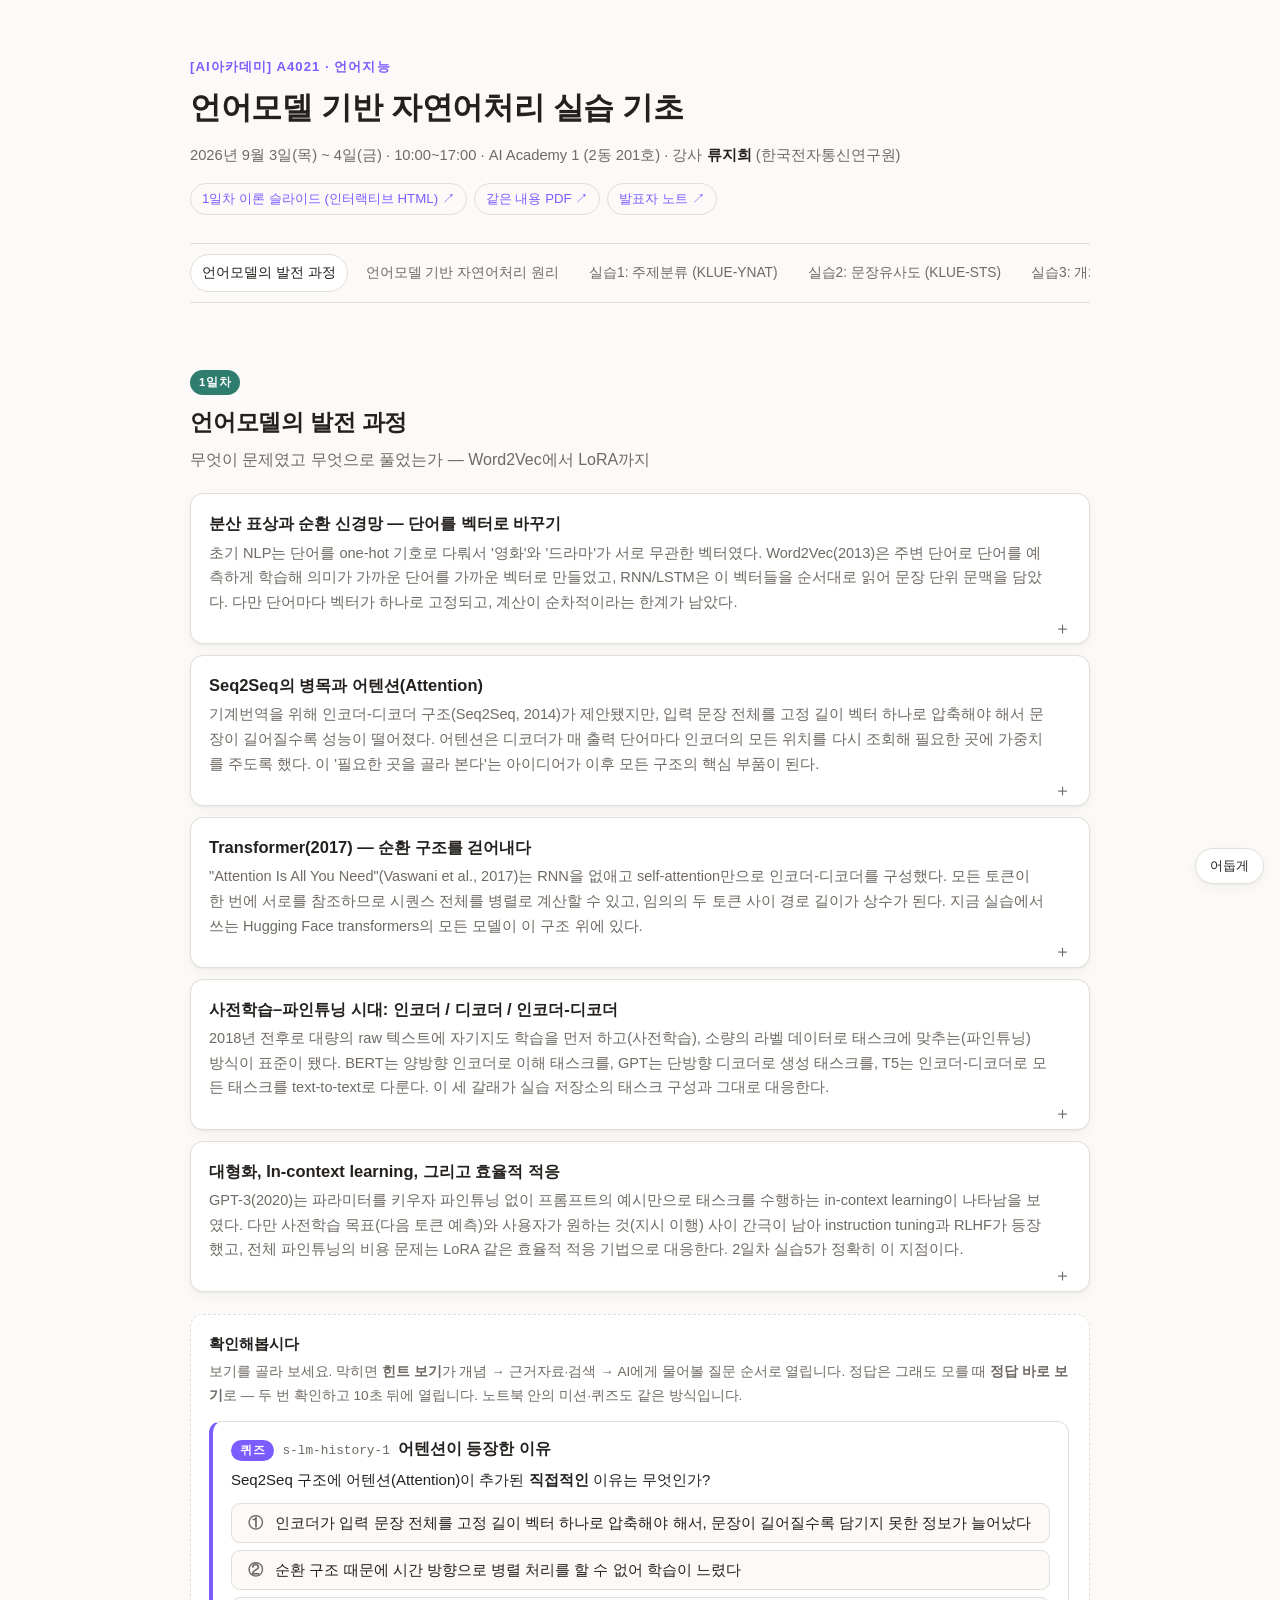
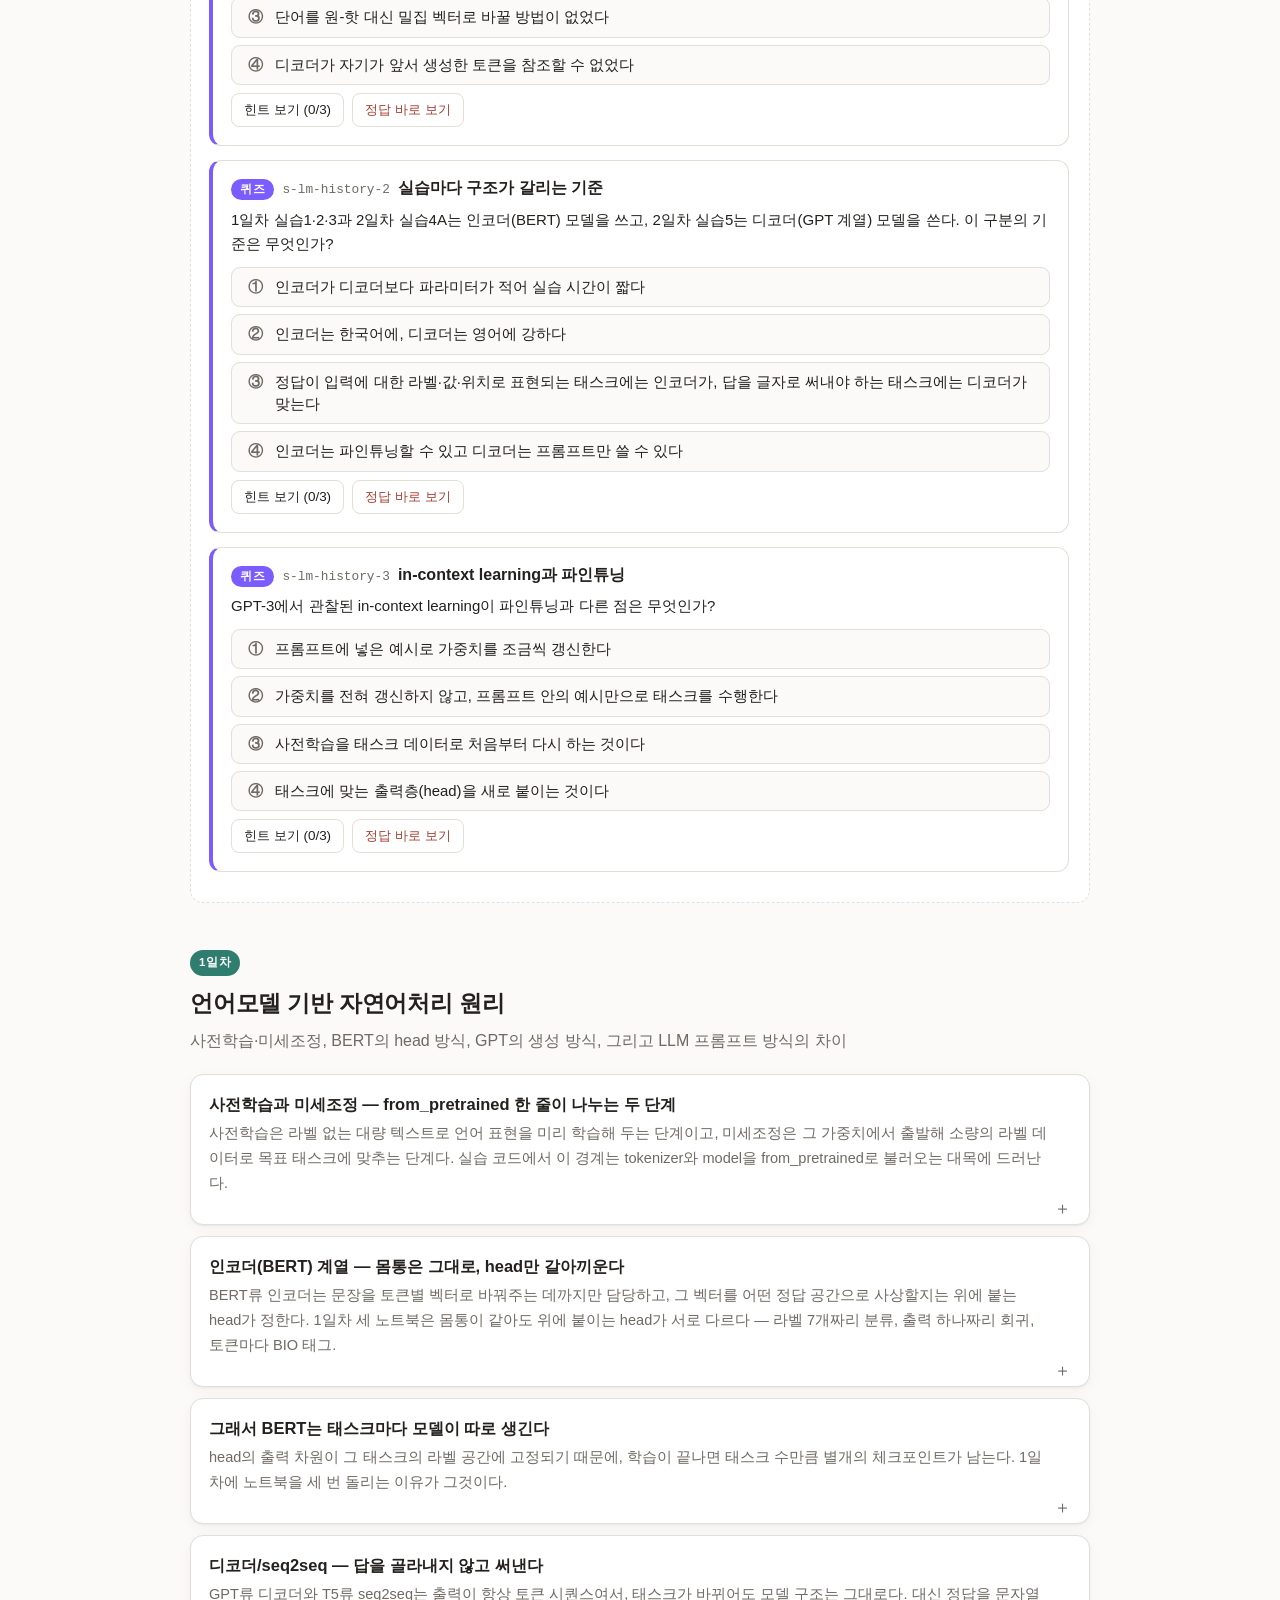
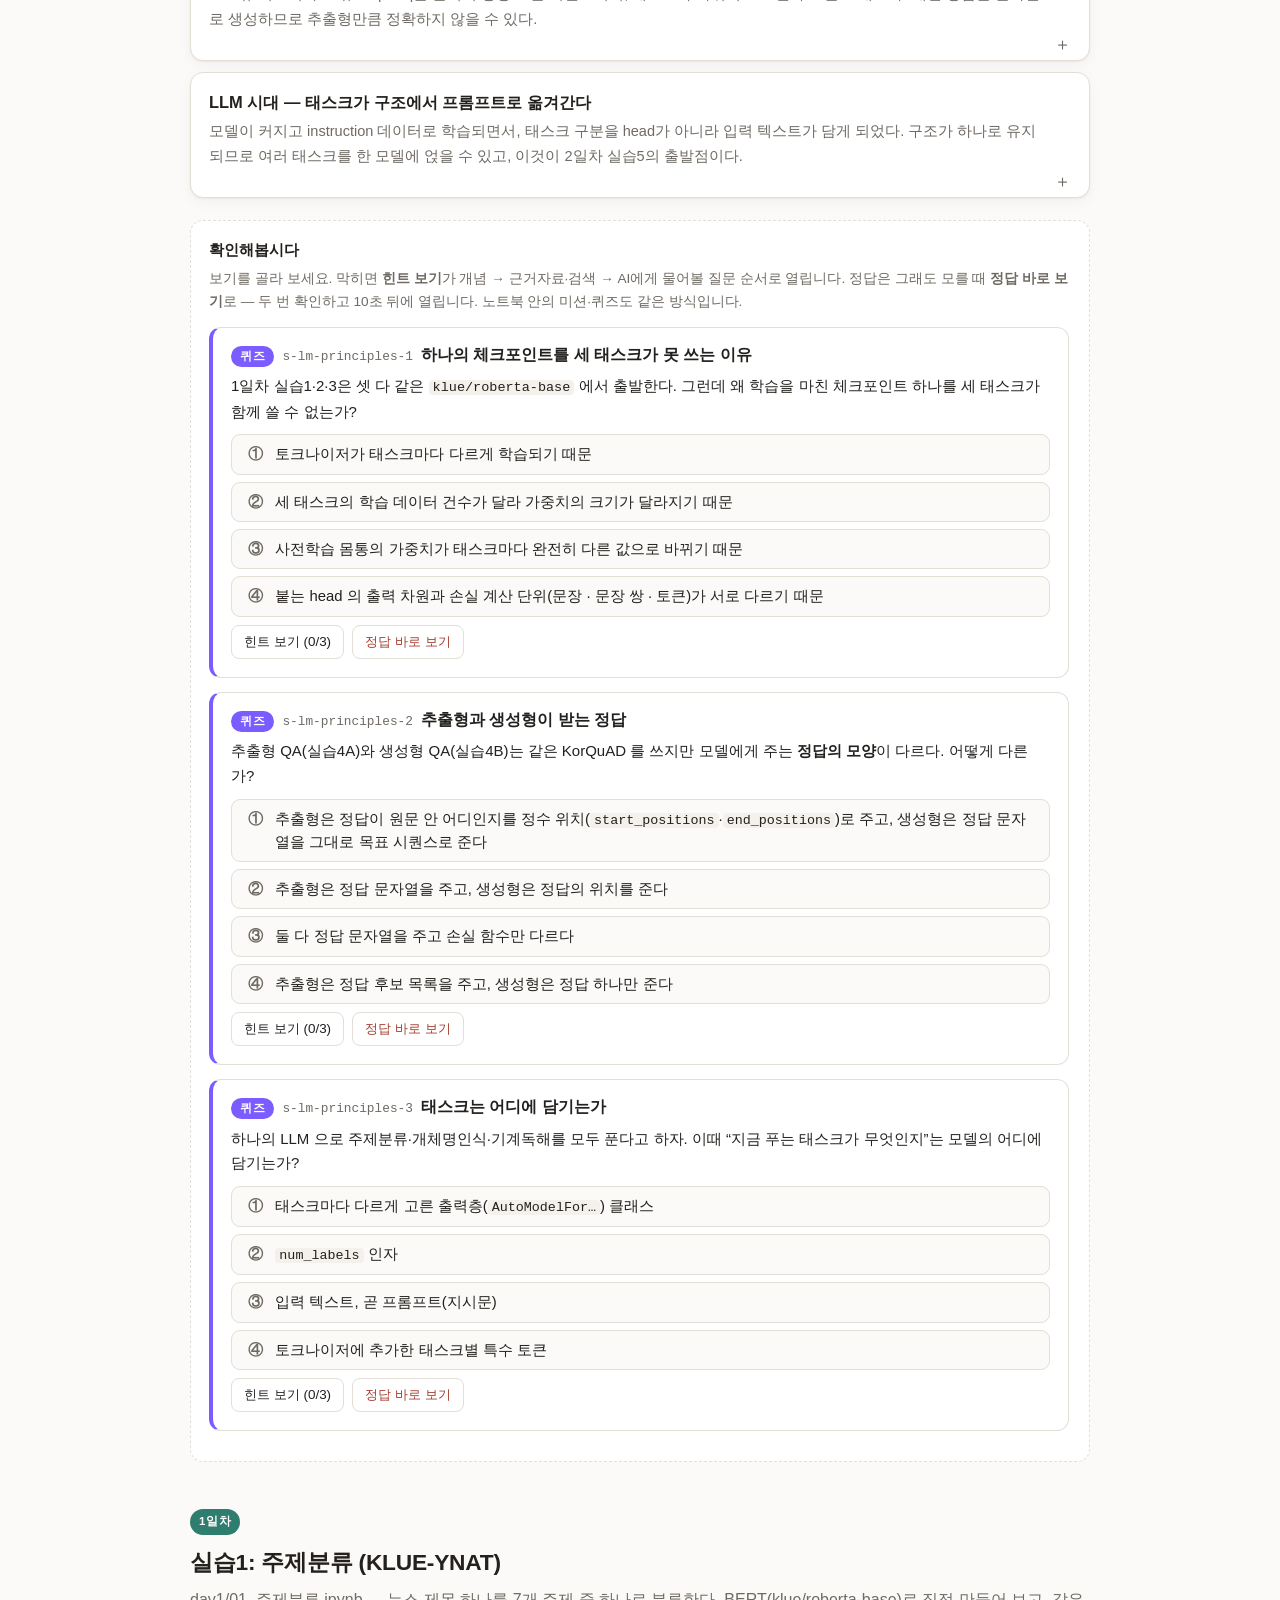
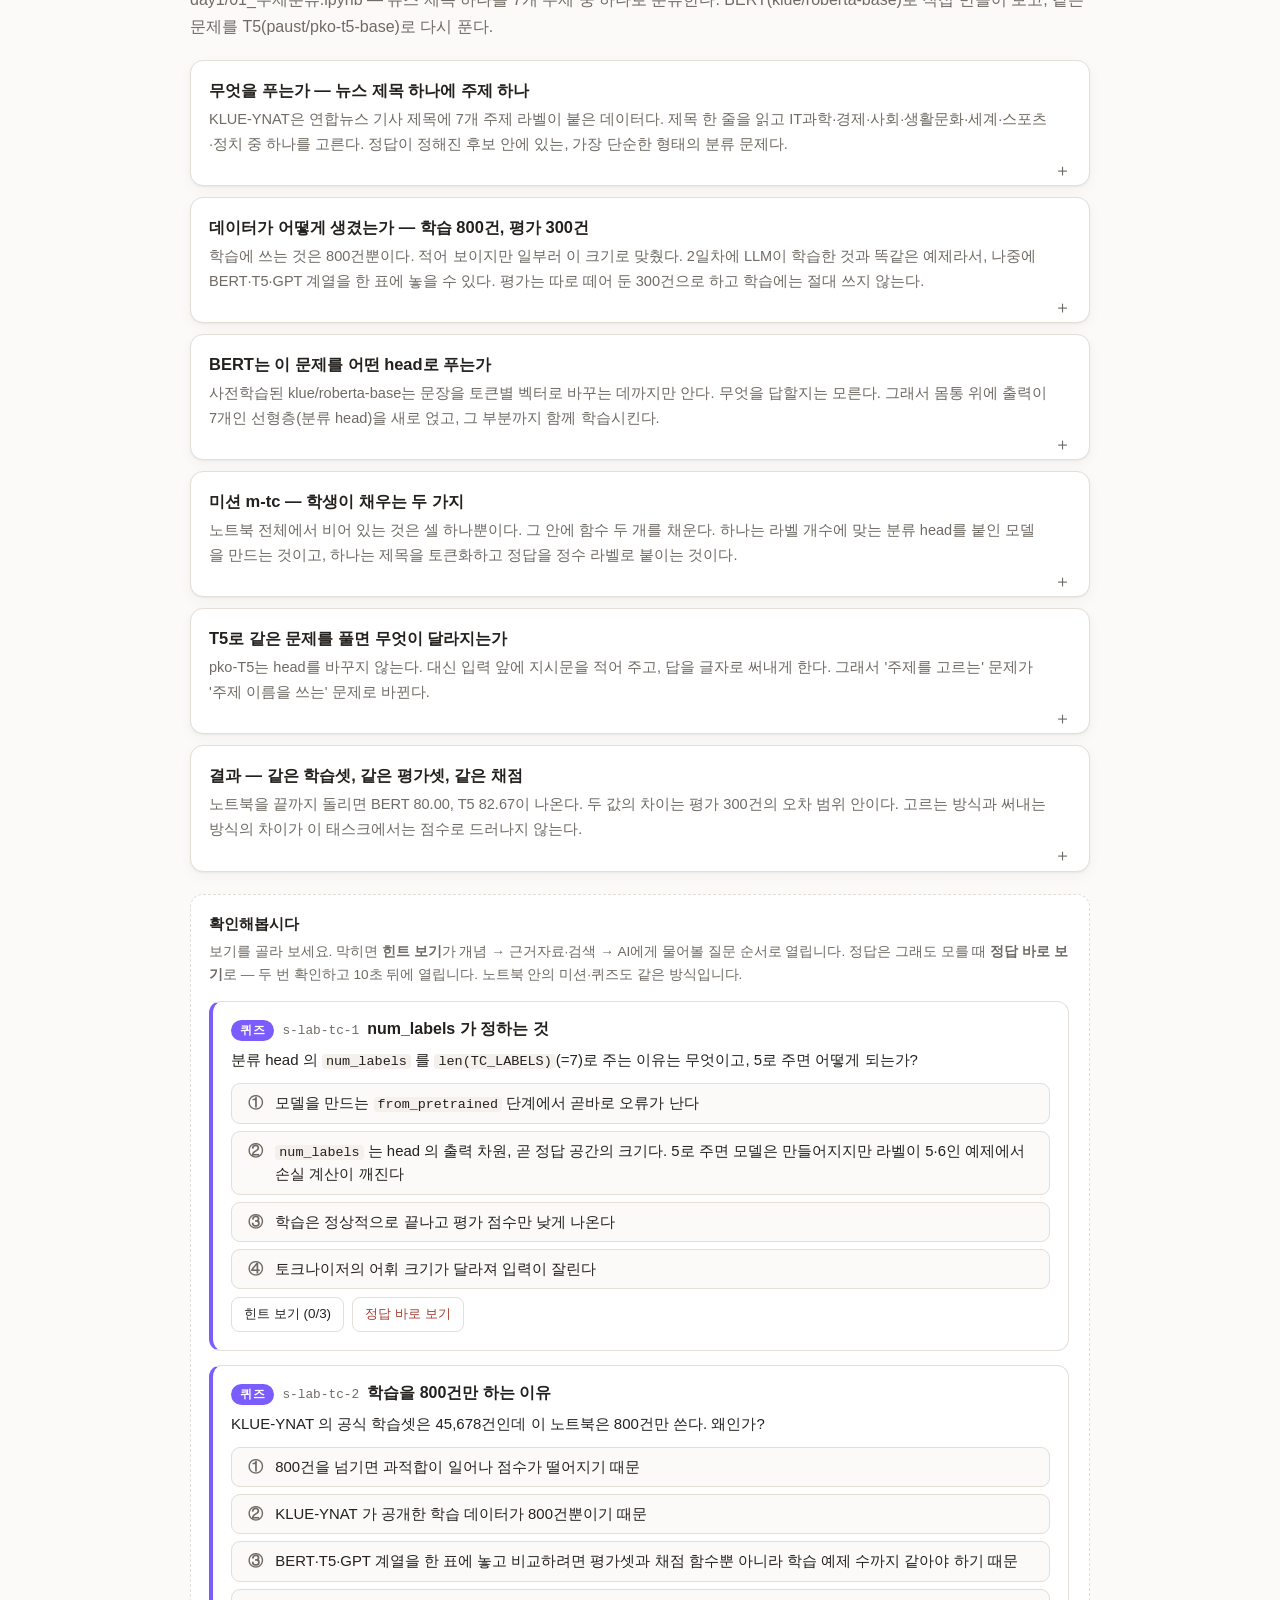
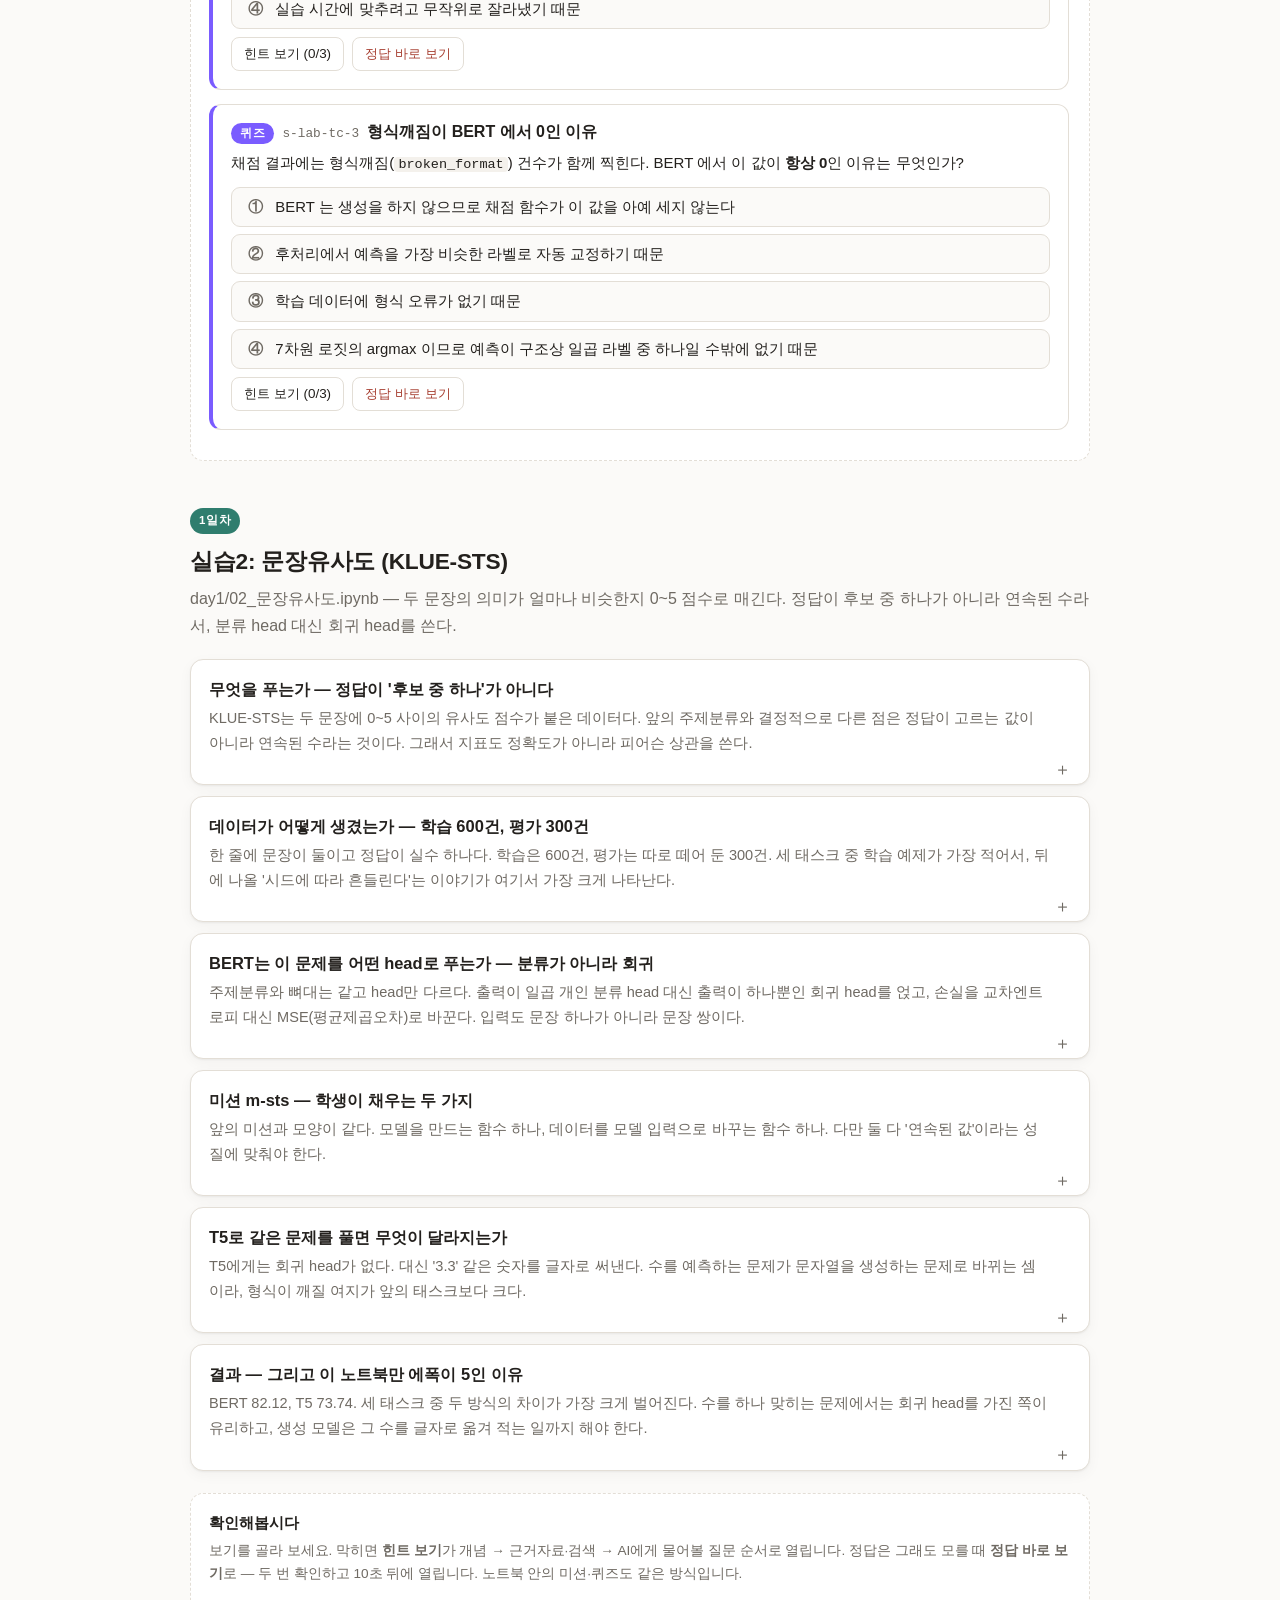
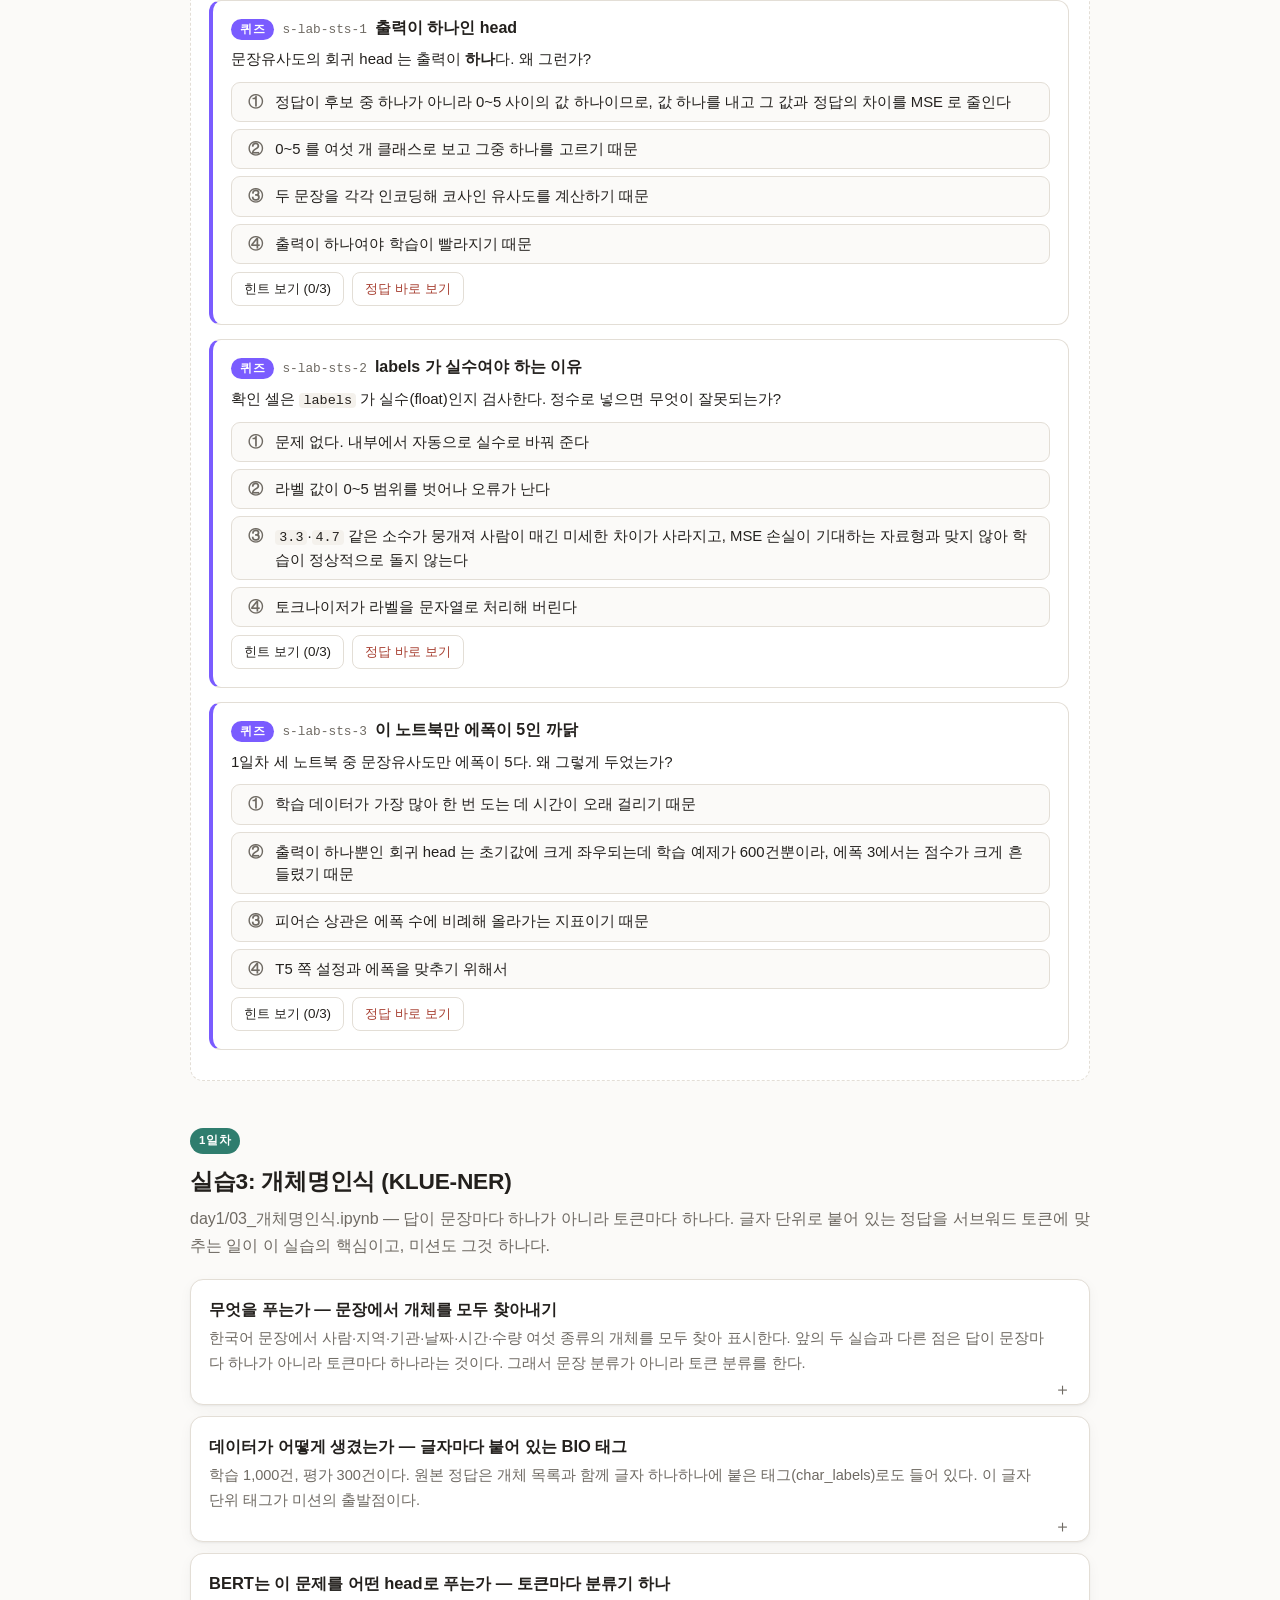
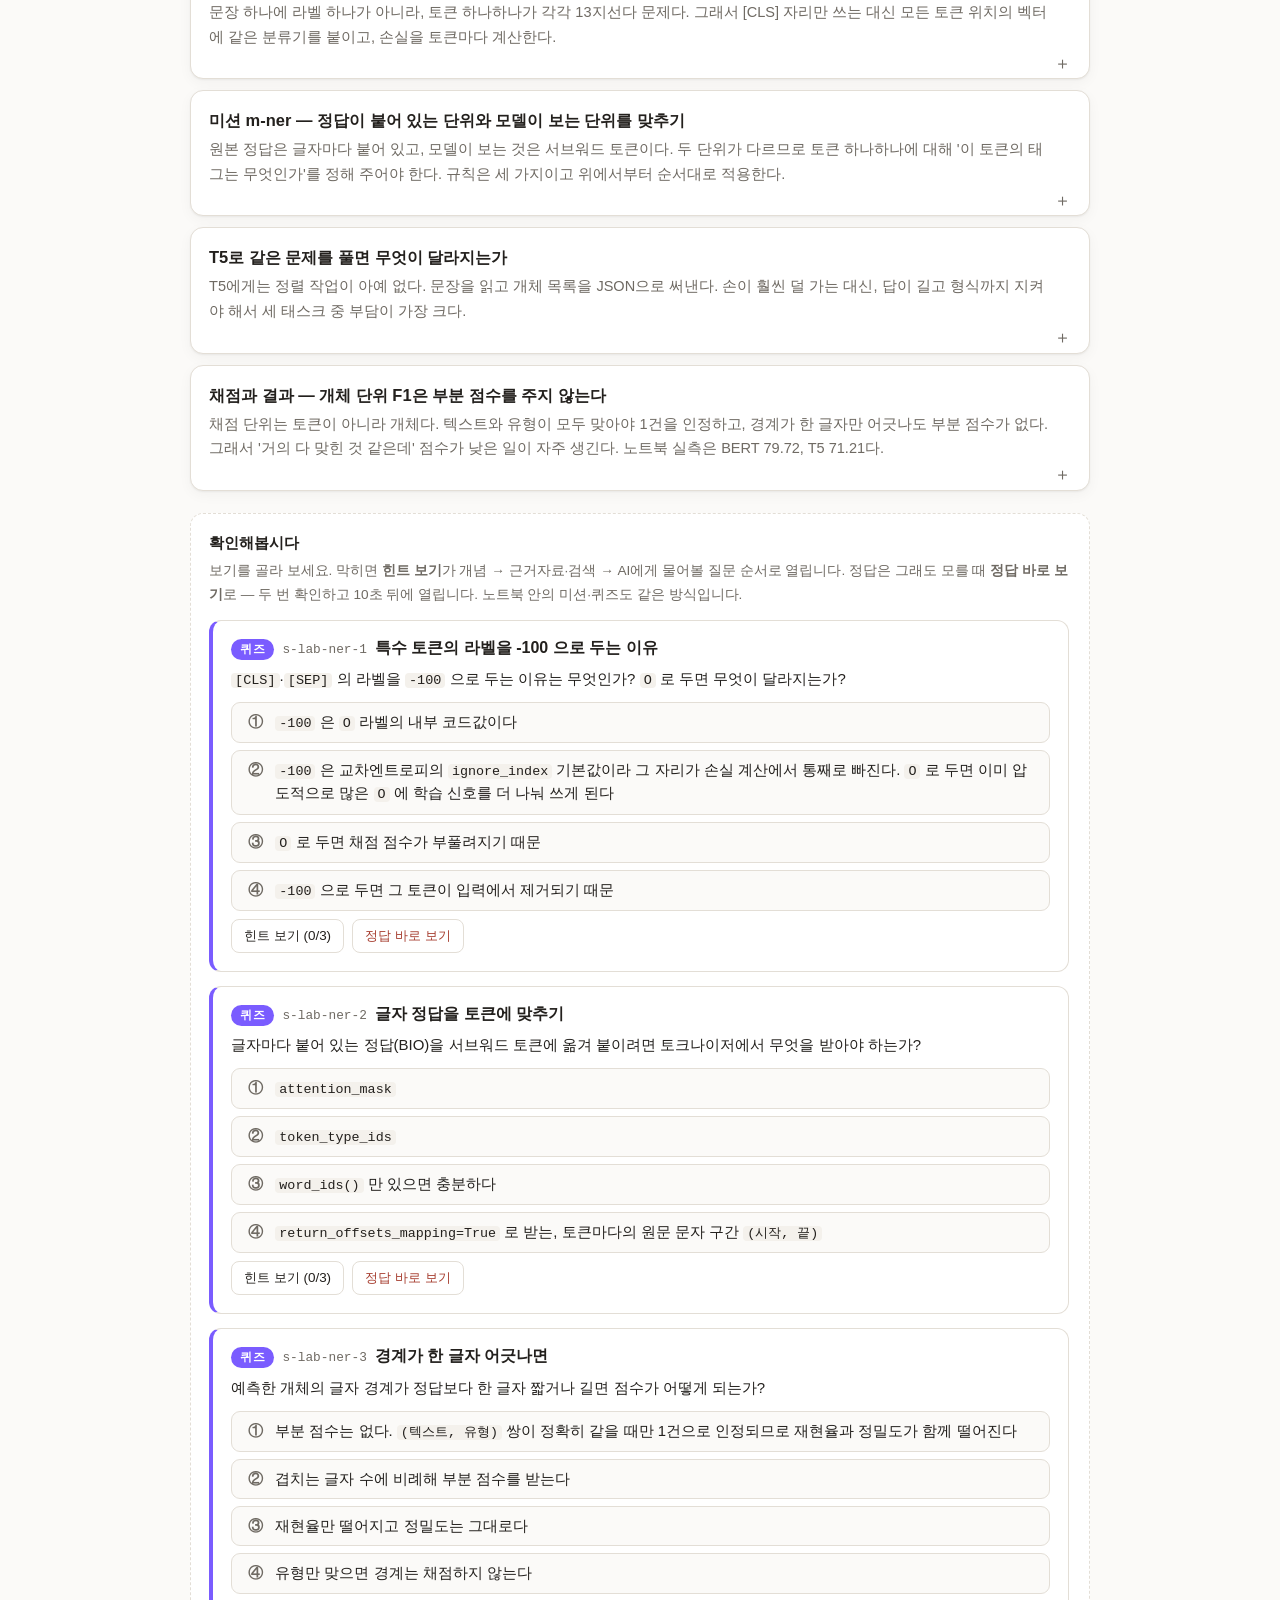
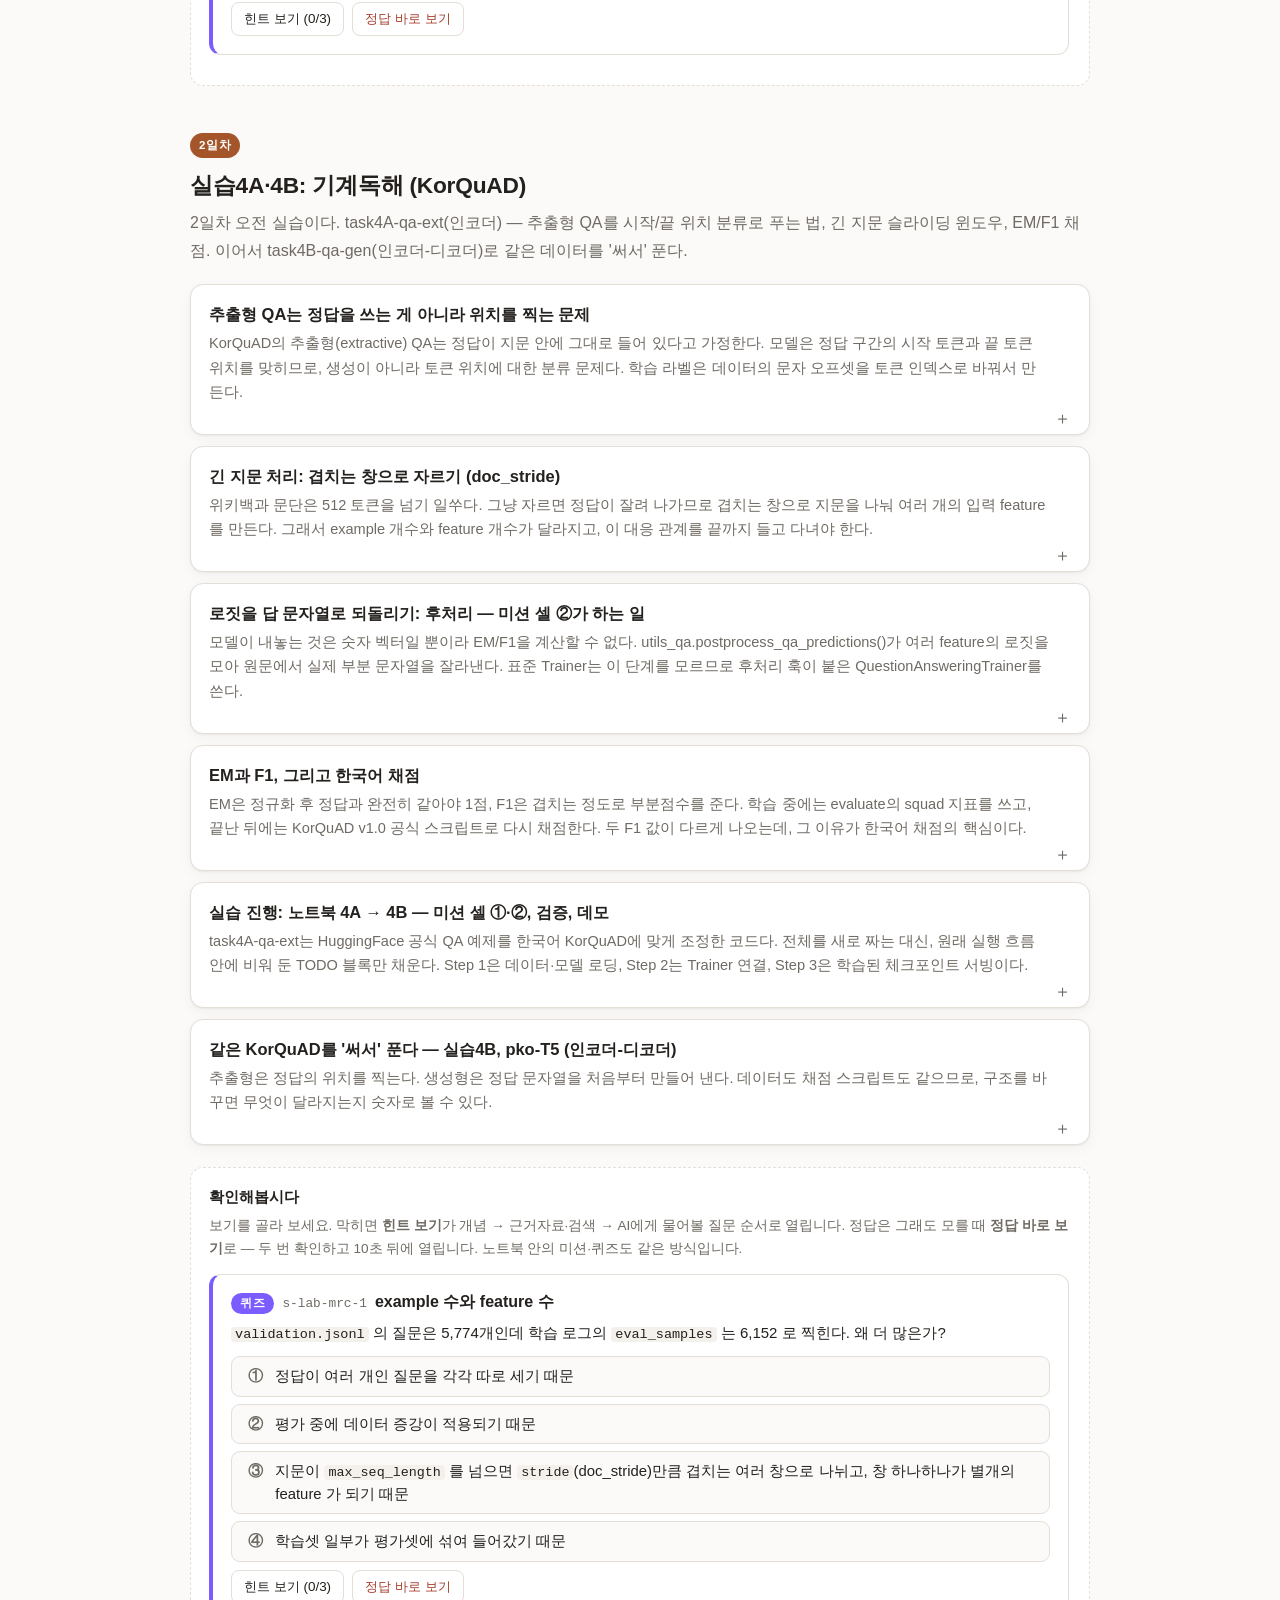
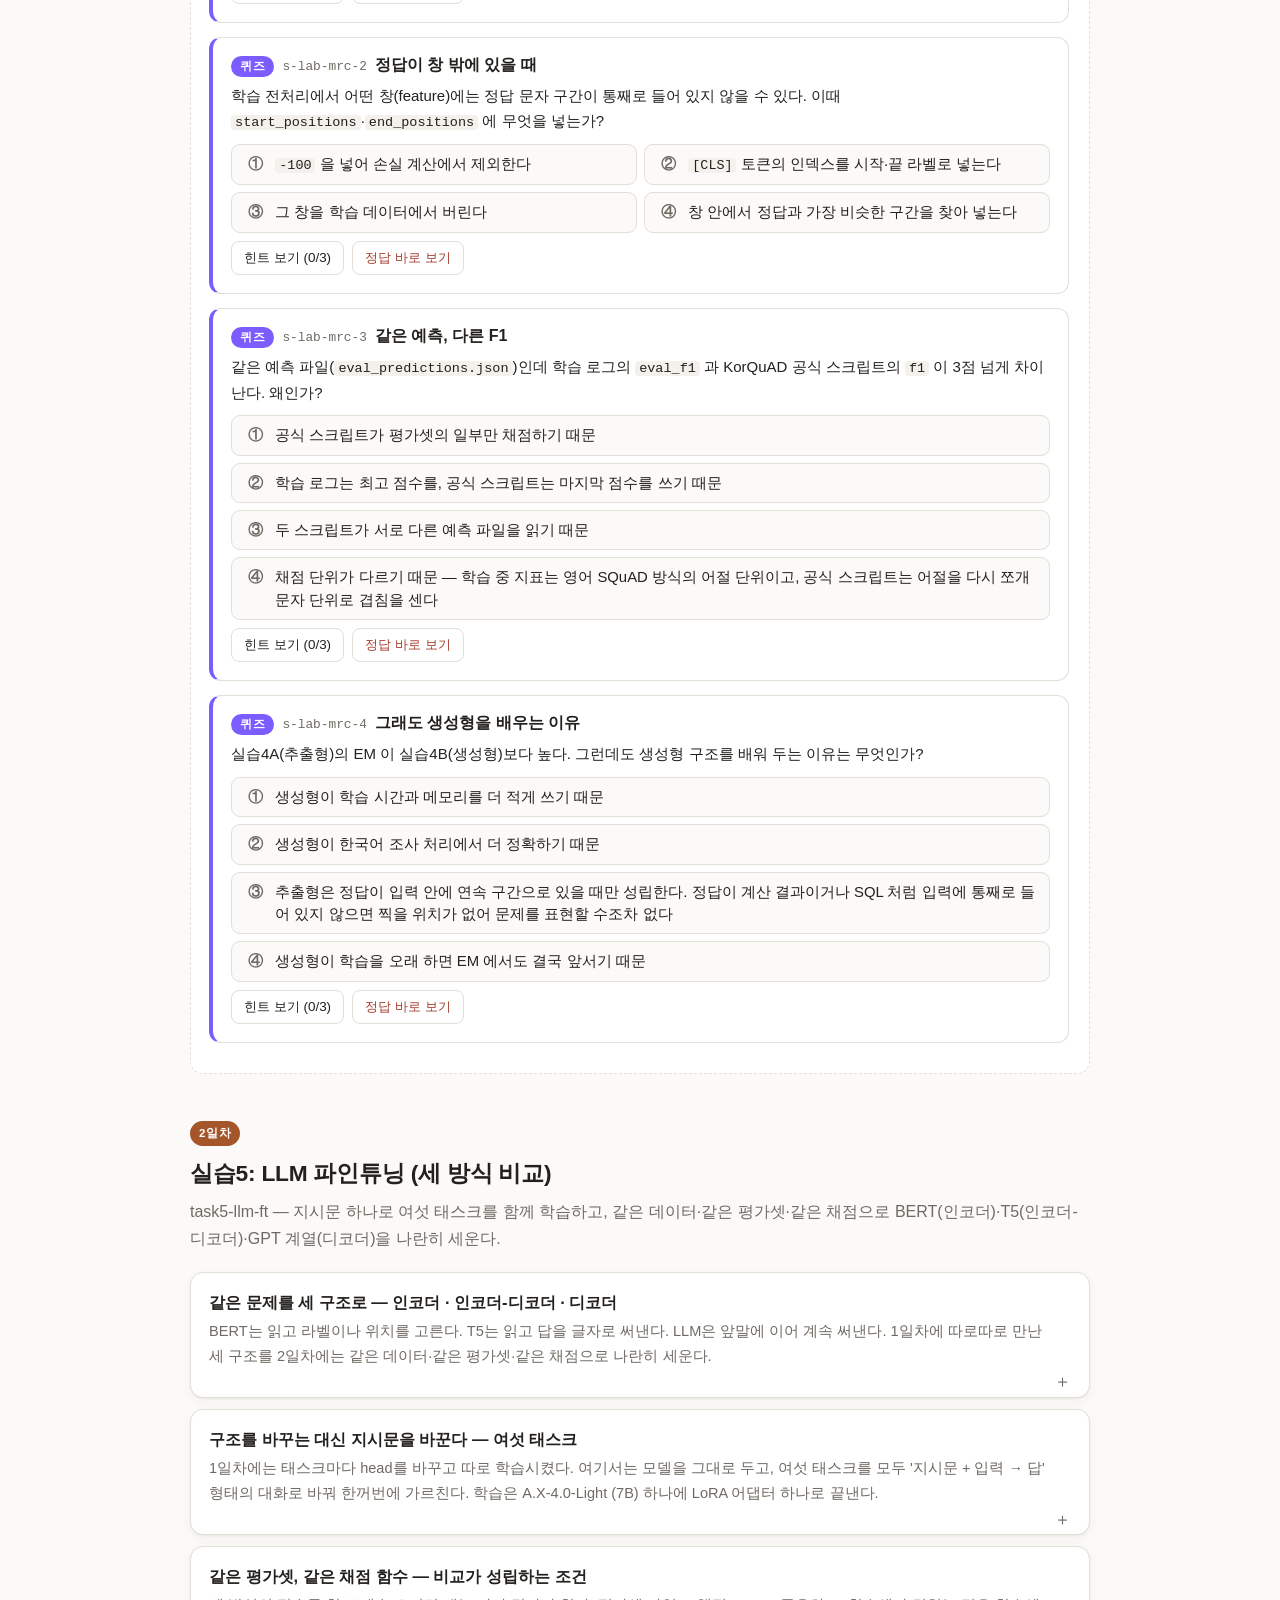
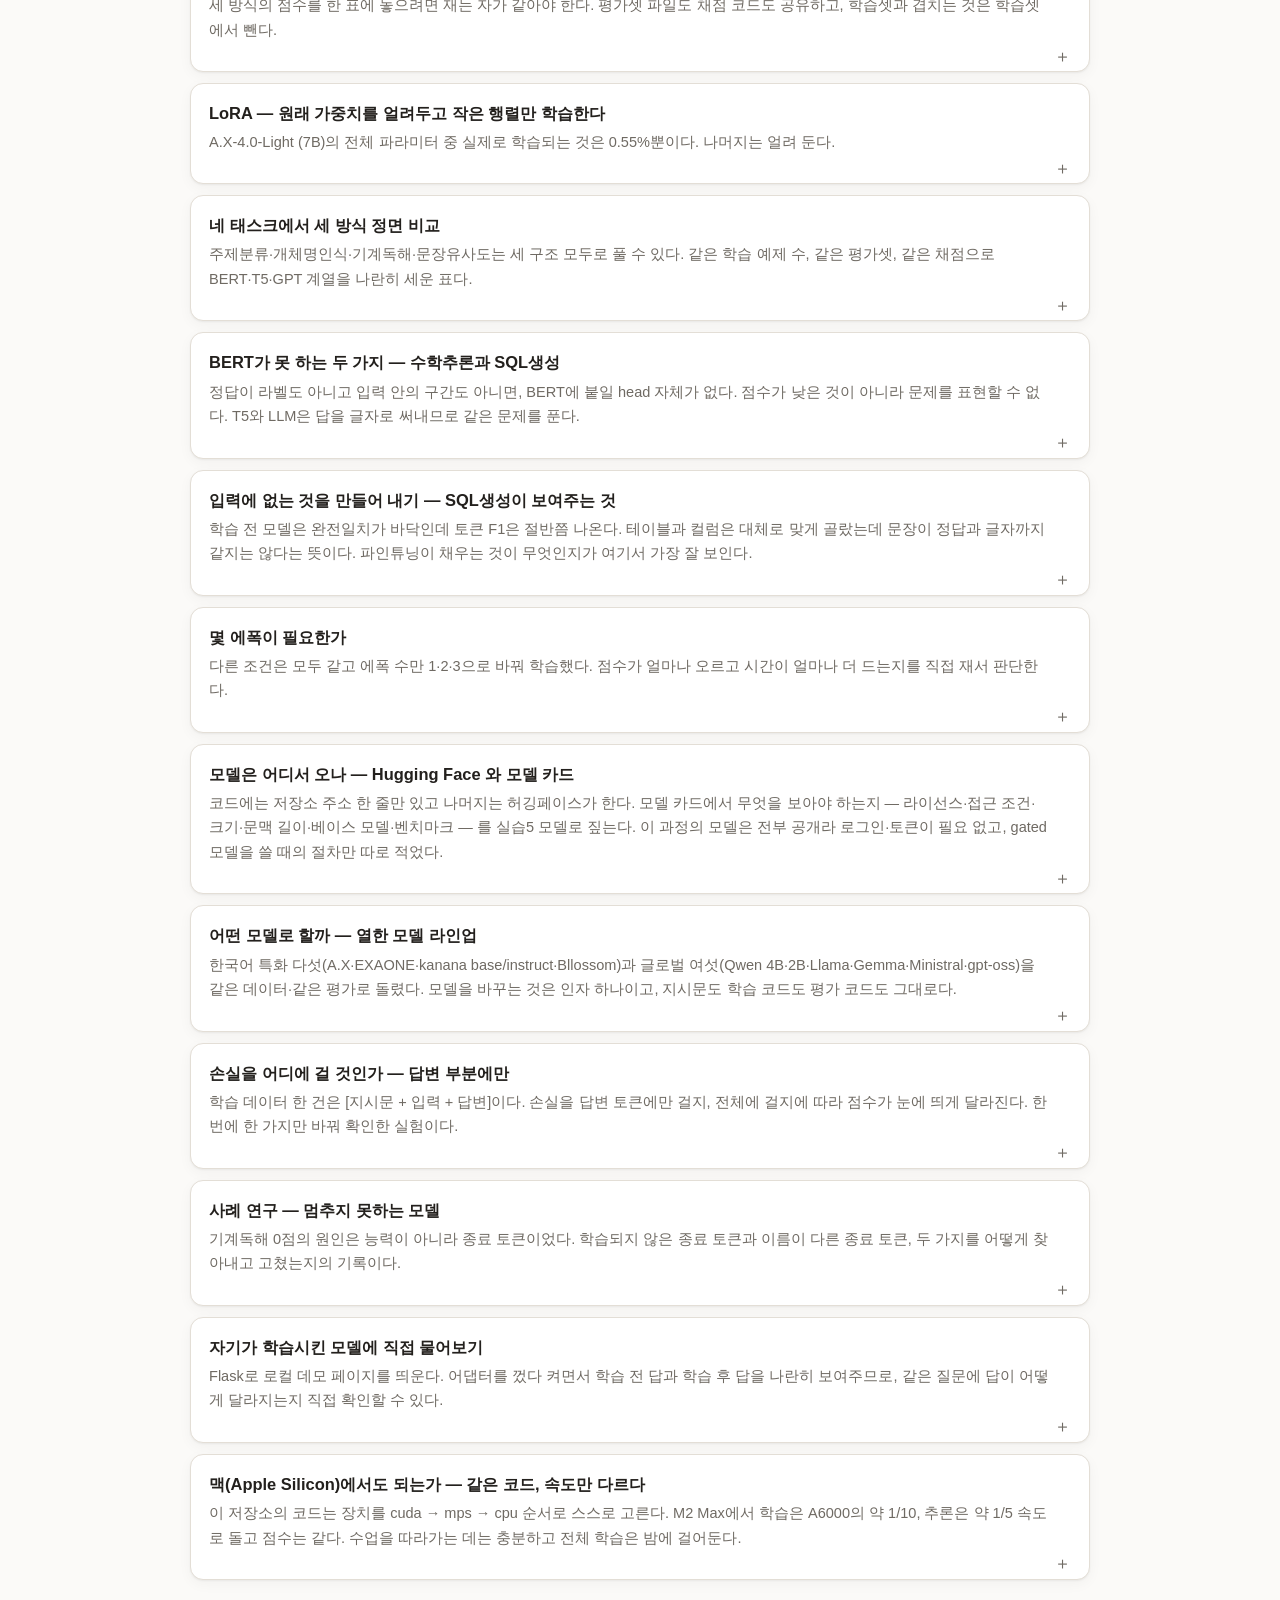
<file: lecture-site/index.html>
<!doctype html>
<html lang="ko">
<head>
<meta charset="utf-8">
<meta name="viewport" content="width=device-width, initial-scale=1">
<title>언어모델 기반 자연어처리 실습 기초</title>
<style>
:root {
  --bg: #fbfaf8; --fg: #23201d; --muted: #6f6a63; --line: #e3ded6;
  --card: #ffffff; --accent: #7a5cff; --accent-soft: #efeaff;
  --day1: #2f7d6e; --day2: #a4562a; --code-bg: #f4f1ec;
  --ok: #2f7d4a; --shadow: 0 1px 2px rgba(0,0,0,.05), 0 4px 14px rgba(0,0,0,.04);
}
@media (prefers-color-scheme: dark) {
  :root:not([data-theme="light"]) {
    --bg: #17161a; --fg: #e9e5df; --muted: #9c968d; --line: #2f2c33;
    --card: #1f1e23; --accent: #a48cff; --accent-soft: #2a2340;
    --day1: #6fc4b1; --day2: #e0955f; --code-bg: #26242b;
    --ok: #6cc48a; --shadow: 0 1px 2px rgba(0,0,0,.3), 0 4px 14px rgba(0,0,0,.25);
  }
}
:root[data-theme="dark"] {
  --bg: #17161a; --fg: #e9e5df; --muted: #9c968d; --line: #2f2c33;
  --card: #1f1e23; --accent: #a48cff; --accent-soft: #2a2340;
  --day1: #6fc4b1; --day2: #e0955f; --code-bg: #26242b;
  --ok: #6cc48a; --shadow: 0 1px 2px rgba(0,0,0,.3), 0 4px 14px rgba(0,0,0,.25);
}

* { box-sizing: border-box; }
body {
  background: var(--bg); color: var(--fg); margin: 0;
  font-family: -apple-system, BlinkMacSystemFont, "Apple SD Gothic Neo", "Pretendard",
               "Noto Sans KR", "Malgun Gothic", sans-serif;
  line-height: 1.7; font-size: 16px;
}
.wrap { max-width: 940px; margin: 0 auto; padding: 0 20px 100px; }

header.hero { padding: 56px 0 28px; border-bottom: 1px solid var(--line); }
.eyebrow { color: var(--accent); font-weight: 700; font-size: .82rem; letter-spacing: .08em; }
h1 { font-size: 1.95rem; margin: .3em 0 .25em; line-height: 1.3; letter-spacing: -.01em; }
.meta { color: var(--muted); font-size: .92rem; }
.meta b { color: var(--fg); font-weight: 600; }

nav.toc { position: sticky; top: 0; z-index: 20; background: var(--bg);
  border-bottom: 1px solid var(--line); margin-bottom: 30px; }
nav.toc .inner { display: flex; gap: 6px; overflow-x: auto; padding: 10px 0; }
nav.toc a { flex: 0 0 auto; text-decoration: none; color: var(--muted);
  font-size: .86rem; padding: 6px 11px; border-radius: 999px; border: 1px solid transparent; }
nav.toc a:hover { color: var(--fg); background: var(--accent-soft); }
nav.toc a.active { color: var(--fg); border-color: var(--line); background: var(--card); }

.daytag { display: inline-block; font-size: .72rem; font-weight: 700; letter-spacing: .06em;
  padding: 3px 9px; border-radius: 999px; color: #fff; }
.daytag.d1 { background: var(--day1); } .daytag.d2 { background: var(--day2); }

section { padding: 34px 0 10px; scroll-margin-top: 62px; }
section > h2 { font-size: 1.42rem; margin: .35em 0 .2em; letter-spacing: -.01em; }
section > .sub { color: var(--muted); margin: 0 0 20px; }

.card { background: var(--card); border: 1px solid var(--line); border-radius: 13px;
  margin-bottom: 11px; box-shadow: var(--shadow); overflow: hidden; }
.card > summary { cursor: pointer; padding: 15px 18px; list-style: none; display: block; }
.card > summary::-webkit-details-marker { display: none; }
.card > summary::after { content: "＋"; float: right; color: var(--muted); font-size: 1.05rem; }
.card[open] > summary::after { content: "－"; }
.card > summary h3 { margin: 0 0 3px; font-size: 1.03rem; padding-right: 22px; }
.card > summary p { margin: 0; color: var(--muted); font-size: .91rem; padding-right: 22px; }
.card .body { padding: 4px 18px 18px; border-top: 1px solid var(--line); margin-top: 2px; }
.card .body p { margin: .8em 0; }
.card .body ul { margin: .6em 0; padding-left: 1.3em; }
.card .body li { margin: .3em 0; }
.card .body table { border-collapse: collapse; width: 100%; margin: 1em 0; font-size: .9rem; display: block; overflow-x: auto; }
.card .body th, .card .body td { border: 1px solid var(--line); padding: 7px 10px; text-align: left; }
.card .body th { background: var(--code-bg); font-weight: 600; }
code { background: var(--code-bg); padding: 1.5px 5px; border-radius: 4px;
  font-family: ui-monospace, SFMono-Regular, Menlo, monospace; font-size: .88em; }
pre { background: var(--code-bg); padding: 13px 15px; border-radius: 9px;
  overflow-x: auto; font-size: .85rem; line-height: 1.55; }
pre code { background: none; padding: 0; }

.links { display: flex; flex-wrap: wrap; gap: 7px; margin-top: 12px; }
.links a { font-size: .83rem; text-decoration: none; color: var(--accent);
  border: 1px solid var(--line); border-radius: 999px; padding: 4px 11px; }
.links a:hover { background: var(--accent-soft); }

.quiz { border: 1px dashed var(--line); border-radius: 13px; padding: 16px 18px; margin-top: 22px;
  background: var(--card); }
.quiz > h4 { margin: 0 0 4px; font-size: .95rem; }
.quiz > .hint { color: var(--muted); font-size: .85rem; margin: 0 0 14px; }

footer { margin-top: 60px; padding-top: 22px; border-top: 1px solid var(--line);
  color: var(--muted); font-size: .85rem; }
.themebtn { position: fixed; right: 16px; bottom: 16px; z-index: 30;
  border: 1px solid var(--line); background: var(--card); color: var(--fg);
  border-radius: 999px; padding: 8px 14px; cursor: pointer; font-size: .84rem;
  box-shadow: var(--shadow); }
@media (max-width: 640px) {
  h1 { font-size: 1.55rem; } .wrap { padding: 0 15px 70px; } header.hero { padding: 36px 0 22px; }
}
</style>
<style>/* QuizKit — 미션·퀴즈 객관식 카드 (주피터·강의 페이지 공용). 외부 폰트·스크립트 없음. */
.qk { --qk-fg: #23201d; --qk-muted: #6f6a63; --qk-line: #e3ded6; --qk-card: #ffffff; --qk-bg: #fbfaf8;
  --qk-accent: #7a5cff; --qk-soft: #efeaff; --qk-ok: #2f7d4a; --qk-ok-soft: #e6f4ea;
  --qk-bad: #a63d2f; --qk-bad-soft: #f7e9e6; --qk-code: #f4f1ec; --qk-warn: #8a5a00; --qk-warn-soft: #fff4d6;
  color: var(--qk-fg); font-size: 15px; line-height: 1.65; max-width: 860px; margin: 8px 0 14px;
  font-family: -apple-system, BlinkMacSystemFont, "Apple SD Gothic Neo", "Pretendard", "Noto Sans KR",
               "Malgun Gothic", sans-serif; }
@media (prefers-color-scheme: dark) {
  :root:not([data-theme="light"]) .qk, body:not([data-jp-theme-light="true"]) .qk { --qk-fg: #e9e5df; --qk-muted: #9c968d;
    --qk-line: #3a3740; --qk-card: #1f1e23; --qk-bg: #17161a; --qk-accent: #a48cff; --qk-soft: #2a2340;
    --qk-ok: #6cc48a; --qk-ok-soft: #1d3326; --qk-bad: #e08a7c; --qk-bad-soft: #3a2320; --qk-code: #26242b;
    --qk-warn: #f0c060; --qk-warn-soft: #3a2f10; }
}
:root[data-theme="dark"] .qk, body[data-jp-theme-light="false"] .qk { --qk-fg: #e9e5df; --qk-muted: #9c968d;
  --qk-line: #3a3740; --qk-card: #1f1e23; --qk-bg: #17161a; --qk-accent: #a48cff; --qk-soft: #2a2340;
  --qk-ok: #6cc48a; --qk-ok-soft: #1d3326; --qk-bad: #e08a7c; --qk-bad-soft: #3a2320; --qk-code: #26242b;
  --qk-warn: #f0c060; --qk-warn-soft: #3a2f10; }
:root[data-theme="light"] .qk, body[data-jp-theme-light="true"] .qk { --qk-fg: #23201d; --qk-muted: #6f6a63;
  --qk-line: #e3ded6; --qk-card: #ffffff; --qk-bg: #fbfaf8; --qk-accent: #7a5cff; --qk-soft: #efeaff;
  --qk-ok: #2f7d4a; --qk-ok-soft: #e6f4ea; --qk-bad: #a63d2f; --qk-bad-soft: #f7e9e6; --qk-code: #f4f1ec;
  --qk-warn: #8a5a00; --qk-warn-soft: #fff4d6; }

.qk * { box-sizing: border-box; }
.qk-card { border: 1px solid var(--qk-line); border-left: 4px solid var(--qk-accent); border-radius: 12px;
  background: var(--qk-card); padding: 14px 18px 12px; }
.qk-card[data-kind="mission"] { border-left-color: #2f7d6e; }
.qk-card.qk-done { border-left-color: var(--qk-ok); }
.qk-card.qk-opened { border-left-color: var(--qk-warn); }
.qk-head { display: flex; align-items: baseline; gap: 8px; flex-wrap: wrap; margin-bottom: 6px; }
.qk-badge { font-size: .72rem; font-weight: 700; letter-spacing: .06em; color: #fff; background: var(--qk-accent);
  border-radius: 999px; padding: 1px 9px; }
.qk-card[data-kind="mission"] .qk-badge { background: #2f7d6e; }
.qk-id { font-family: ui-monospace, SFMono-Regular, Menlo, Consolas, monospace; font-size: .8rem; color: var(--qk-muted); }
.qk-title { font-weight: 700; font-size: 1rem; }
.qk-q p { margin: .35em 0; }
.qk-pre-wrap { position: relative; margin: .5em 0; }
.qk pre { background: var(--qk-code); border: 1px solid var(--qk-line); border-radius: 8px; padding: 10px 12px;
  overflow-x: auto; font-size: .86rem; line-height: 1.55; margin: 0; }
.qk code { font-family: ui-monospace, SFMono-Regular, Menlo, Consolas, monospace; font-size: .9em;
  background: var(--qk-code); border-radius: 4px; padding: 0 .3em; }
.qk pre code { background: none; padding: 0; font-size: inherit; }
.qk a { color: var(--qk-accent); }
.qk ul { margin: .3em 0 .3em 1.2em; padding: 0; }

.qk-opts { display: grid; grid-template-columns: 1fr; gap: 7px; margin: 10px 0 8px; }
@media (min-width: 640px) { .qk-opts.qk-two { grid-template-columns: 1fr 1fr; } }
.qk-opt { display: flex; align-items: flex-start; gap: 9px; text-align: left; width: 100%;
  border: 1px solid var(--qk-line); background: var(--qk-bg); color: var(--qk-fg); border-radius: 9px;
  padding: 8px 12px; cursor: pointer; font: inherit; font-size: .93rem; line-height: 1.5; }
.qk-opt:hover:not(:disabled) { border-color: var(--qk-accent); background: var(--qk-soft); }
.qk-opt:focus-visible { outline: 2px solid var(--qk-accent); outline-offset: 2px; }
.qk-opt:disabled { cursor: default; }
.qk-mark { flex: 0 0 auto; display: inline-block; min-width: 1.5em; text-align: center; font-weight: 700;
  color: var(--qk-muted); }
.qk-opt.qk-right { border-color: var(--qk-ok); background: var(--qk-ok-soft); }
.qk-opt.qk-right .qk-mark { color: var(--qk-ok); }
.qk-opt.qk-wrong { border-color: var(--qk-line); color: var(--qk-muted); text-decoration: line-through; opacity: .75; }
.qk-opt.qk-wrong .qk-mark { color: var(--qk-bad); text-decoration: none; }
.qk-opt.qk-dim { opacity: .5; }

.qk-bar { display: flex; align-items: center; gap: 8px; flex-wrap: wrap; margin-top: 4px; }
.qk-btn { border: 1px solid var(--qk-line); background: var(--qk-card); color: var(--qk-fg); border-radius: 8px;
  padding: 5px 12px; cursor: pointer; font: inherit; font-size: .84rem; }
.qk-btn:hover:not(:disabled) { border-color: var(--qk-accent); }
.qk-btn:disabled { opacity: .5; cursor: default; }
.qk-btn.qk-primary { background: var(--qk-accent); border-color: var(--qk-accent); color: #fff; font-weight: 600; }
.qk-btn.qk-danger { color: var(--qk-bad); }
.qk-status { margin-left: auto; font-size: .84rem; color: var(--qk-muted); }
.qk-status.qk-good { color: var(--qk-ok); font-weight: 600; }
.qk-status.qk-warnc { color: var(--qk-warn); font-weight: 600; }

.qk-msg { margin-top: 8px; font-size: .9rem; }
.qk-msg:empty { display: none; }
.qk-note { border-radius: 8px; padding: 8px 12px; margin: 6px 0; }
.qk-note.qk-n-bad { background: var(--qk-bad-soft); color: var(--qk-fg); border-left: 3px solid var(--qk-bad); }
.qk-note.qk-n-ask { background: var(--qk-warn-soft); border-left: 3px solid var(--qk-warn); }
.qk-note.qk-n-ask .qk-row { display: flex; gap: 8px; flex-wrap: wrap; margin-top: 6px; }
.qk-count { font-variant-numeric: tabular-nums; font-weight: 700; color: var(--qk-warn); }

.qk-hints { margin-top: 6px; }
.qk-hint { border-left: 3px solid var(--qk-accent); background: var(--qk-soft); border-radius: 8px;
  padding: 8px 12px; margin: 6px 0; font-size: .9rem; }
.qk-hint .qk-hl { font-size: .74rem; font-weight: 700; letter-spacing: .06em; color: var(--qk-accent);
  display: block; margin-bottom: 2px; }
.qk-hint p { margin: .2em 0; }

.qk-ans { margin-top: 10px; border-top: 1px dashed var(--qk-line); padding-top: 10px; font-size: .93rem; }
.qk-ans[hidden] { display: none; }
.qk-ans .qk-al { font-size: .78rem; font-weight: 700; letter-spacing: .06em; color: var(--qk-ok); margin-bottom: 4px; }
.qk-card.qk-opened .qk-ans .qk-al { color: var(--qk-warn); }
.qk-copy { position: absolute; top: 6px; right: 6px; font-size: .74rem; padding: 2px 8px; border-radius: 6px;
  border: 1px solid var(--qk-line); background: var(--qk-card); color: var(--qk-muted); cursor: pointer; }
.qk-copy:hover { color: var(--qk-fg); border-color: var(--qk-accent); }
.qk-reset { font-size: .78rem; color: var(--qk-muted); background: none; border: none; cursor: pointer;
  text-decoration: underline; padding: 0; margin-left: 6px; font-family: inherit; }

/* 해설·문제 안의 마크다운 표 */
.qk table { border-collapse: collapse; margin: 8px 0; font-size: .92em; }
.qk th, .qk td { border: 1px solid var(--qk-line, #e3ded6); padding: 4px 10px; vertical-align: top; }
.qk th { background: var(--qk-soft, #f4f1ec); font-weight: 600; }
</style>
<script>/* QuizKit — 미션·퀴즈 객관식 GUI. 주피터 노트북 출력과 강의 페이지(index.html)가 같은 파일을 쓴다.
 *
 * 문항 데이터는 tools/quizkit.py build 가 만든 quiz/public.json 의 항목 하나(JSON)이며, 카드 요소의
 * data-qk 속성에 들어 있다. 정답·오답 이유는 보기 텍스트를 열쇠로 한 XOR 난독화(§4 of docs/QUIZKIT-SPEC.md)
 * 상태이고, 보기를 누르면 그 보기 텍스트로 복호를 시도해 "OK:A:"(정답) / "OK:W:"(오답 이유)를 가른다.
 *
 * 외부 스크립트·폰트 없음. crypto.subtle 을 쓰지 않는다(http 로 여는 주피터에서는 없다) — SHA-256 은 순수 JS.
 */
(function (global) {
  if (global.QuizKit && global.QuizKit.version >= 1) { return; }

  // ── SHA-256 (순수 JS, 문자열 → Uint8Array 32바이트) ─────────────────────────────────────────
  var K = [];
  (function () {
    var primes = 0, n = 2;
    while (primes < 64) {
      var isPrime = true;
      for (var f = 2; f * f <= n; f++) { if (n % f === 0) { isPrime = false; break; } }
      if (isPrime) { K[primes++] = (Math.pow(n, 1 / 3) % 1 * 4294967296) >>> 0; }
      n++;
    }
  })();
  var H0 = [0x6a09e667, 0xbb67ae85, 0x3c6ef372, 0xa54ff53a, 0x510e527f, 0x9b05688c, 0x1f83d9ab, 0x5be0cd19];
  function rotr(x, n) { return (x >>> n) | (x << (32 - n)); }
  function sha256(bytes) {
    var l = bytes.length, bitLen = l * 8;
    var padLen = ((l + 9 + 63) >> 6) << 6;
    var m = new Uint8Array(padLen);
    m.set(bytes); m[l] = 0x80;
    var dv = new DataView(m.buffer);
    dv.setUint32(padLen - 8, Math.floor(bitLen / 4294967296)); dv.setUint32(padLen - 4, bitLen >>> 0);
    var H = H0.slice(), w = new Int32Array(64);
    for (var off = 0; off < padLen; off += 64) {
      var i;
      for (i = 0; i < 16; i++) { w[i] = dv.getInt32(off + i * 4); }
      for (i = 16; i < 64; i++) {
        var s0 = rotr(w[i - 15], 7) ^ rotr(w[i - 15], 18) ^ (w[i - 15] >>> 3);
        var s1 = rotr(w[i - 2], 17) ^ rotr(w[i - 2], 19) ^ (w[i - 2] >>> 10);
        w[i] = (w[i - 16] + s0 + w[i - 7] + s1) | 0;
      }
      var a = H[0], b = H[1], c = H[2], d = H[3], e = H[4], f = H[5], g = H[6], h = H[7];
      for (i = 0; i < 64; i++) {
        var S1 = rotr(e, 6) ^ rotr(e, 11) ^ rotr(e, 25);
        var ch = (e & f) ^ (~e & g);
        var t1 = (h + S1 + ch + K[i] + w[i]) | 0;
        var S0 = rotr(a, 2) ^ rotr(a, 13) ^ rotr(a, 22);
        var maj = (a & b) ^ (a & c) ^ (b & c);
        var t2 = (S0 + maj) | 0;
        h = g; g = f; f = e; e = (d + t1) | 0; d = c; c = b; b = a; a = (t1 + t2) | 0;
      }
      H[0] = (H[0] + a) | 0; H[1] = (H[1] + b) | 0; H[2] = (H[2] + c) | 0; H[3] = (H[3] + d) | 0;
      H[4] = (H[4] + e) | 0; H[5] = (H[5] + f) | 0; H[6] = (H[6] + g) | 0; H[7] = (H[7] + h) | 0;
    }
    var out = new Uint8Array(32), ov = new DataView(out.buffer);
    for (var j = 0; j < 8; j++) { ov.setInt32(j * 4, H[j]); }
    return out;
  }

  var enc = new TextEncoder();
  var decFatal = new TextDecoder('utf-8', { fatal: true });
  function utf8(s) { return enc.encode(s); }
  function b64bytes(s) { var bin = atob(s), u = new Uint8Array(bin.length); for (var i = 0; i < bin.length; i++) { u[i] = bin.charCodeAt(i); } return u; }
  function keystream(key, n) {
    var out = new Uint8Array(n), pos = 0, i = 0;
    while (pos < n) {
      var block = sha256(utf8(key + ':' + i));
      var take = Math.min(32, n - pos);
      out.set(block.subarray(0, take), pos); pos += take; i++;
    }
    return out;
  }
  // 복호. 성공하면 'OK:' 뒤의 문자열, 실패하면 null
  function decode(b64, key) {
    try {
      var ct = b64bytes(b64), ks = keystream(key.normalize('NFC'), ct.length);
      var pt = new Uint8Array(ct.length);
      for (var i = 0; i < ct.length; i++) { pt[i] = ct[i] ^ ks[i]; }
      var s = decFatal.decode(pt);
      return s.indexOf('OK:') === 0 ? s.slice(3) : null;
    } catch (e) { return null; }
  }

  // ── 상태 저장 (브라우저에만) ────────────────────────────────────────────────────────────────
  function loadState(id) { try { return JSON.parse(localStorage.getItem('qk:' + id) || 'null') || {}; } catch (e) { return {}; } }
  function saveState(id, st) { try { localStorage.setItem('qk:' + id, JSON.stringify(st)); } catch (e) {} }
  function clearState(id) { try { localStorage.removeItem('qk:' + id); } catch (e) {} }

  var MARKS = ['①', '②', '③', '④', '⑤', '⑥'];
  var COUNTDOWN = 10;    // 정답 바로 보기 — 확인 2회 뒤 기다리는 시간(초)
  var WRONG_WAIT = 5;    // 오답을 고른 뒤 채점까지 기다리는 시간(초) — 정답은 곧바로 보여준다
  var HINT_WAIT = 5;     // 힌트 보기 버튼을 누른 뒤 열리기까지 기다리는 시간(초)

  function el(tag, cls, html) { var e = document.createElement(tag); if (cls) { e.className = cls; } if (html != null) { e.innerHTML = html; } return e; }
  function text(tag, cls, t) { var e = document.createElement(tag); if (cls) { e.className = cls; } e.textContent = t; return e; }

  function copyText(t, btn) {
    function done(ok) { var old = btn.textContent; btn.textContent = ok ? '복사됨 ✓' : '복사 실패'; setTimeout(function () { btn.textContent = old; }, 1400); }
    if (navigator.clipboard && navigator.clipboard.writeText) {
      navigator.clipboard.writeText(t).then(function () { done(true); }, function () { done(fallback()); });
    } else { done(fallback()); }
    function fallback() {
      try {
        var ta = document.createElement('textarea'); ta.value = t; ta.style.position = 'fixed'; ta.style.opacity = '0';
        document.body.appendChild(ta); ta.select(); var ok = document.execCommand('copy'); document.body.removeChild(ta); return ok;
      } catch (e) { return false; }
    }
  }
  function addCopyButtons(root) {
    var pres = root.querySelectorAll('pre');
    for (var i = 0; i < pres.length; i++) {
      (function (pre) {
        // 버튼을 pre 의 자식이 아니라 형제로 둔다 — 코드를 드래그해 선택·복사할 때
        // 버튼 글자("복사")가 선택 범위에 섞여 붙여넣기가 깨지는 것을 막는다.
        var wrap = document.createElement('div'); wrap.className = 'qk-pre-wrap';
        pre.parentNode.insertBefore(wrap, pre);
        wrap.appendChild(pre);
        var b = text('button', 'qk-copy', '복사'); b.type = 'button';
        b.addEventListener('click', function () { copyText(pre.textContent.replace(/^\n+|\n+$/g, ''), b); });
        wrap.appendChild(b);
      })(pres[i]);
    }
  }

  // ── 카드 하나 ───────────────────────────────────────────────────────────────────────────────
  function mount(host) {
    if (!host || host.getAttribute('data-qk-mounted')) { return; }
    var item;
    try { item = JSON.parse(host.getAttribute('data-qk')); } catch (e) { host.textContent = 'QuizKit: 문항 데이터를 읽을 수 없습니다.'; return; }
    host.setAttribute('data-qk-mounted', '1');
    host.classList.add('qk');
    host.innerHTML = '';

    var st = loadState(item.id);
    var kind = item.kind === 'mission' ? '미션' : '퀴즈';
    var card = el('div', 'qk-card'); card.setAttribute('data-kind', item.kind);

    var head = el('div', 'qk-head');
    head.appendChild(text('span', 'qk-badge', kind));
    head.appendChild(text('span', 'qk-id', item.id));
    head.appendChild(text('span', 'qk-title', item.title || ''));
    card.appendChild(head);
    card.appendChild(el('div', 'qk-q', item.q));

    var opts = el('div', 'qk-opts' + (allShort(item.opts) ? ' qk-two' : ''));
    var optBtns = [];
    item.opts.forEach(function (o, i) {
      var b = el('button', 'qk-opt'); b.type = 'button'; b.setAttribute('data-i', i);
      b.appendChild(text('span', 'qk-mark', MARKS[i] || (i + 1)));
      b.appendChild(el('span', 'qk-otext', o));
      b.addEventListener('click', function () { choose(i); });
      opts.appendChild(b); optBtns.push(b);
    });
    card.appendChild(opts);

    var bar = el('div', 'qk-bar');
    var hintBtn = text('button', 'qk-btn', ''); hintBtn.type = 'button';
    var revealBtn = text('button', 'qk-btn qk-danger', '정답 바로 보기'); revealBtn.type = 'button';
    var status = el('span', 'qk-status');
    bar.appendChild(hintBtn); bar.appendChild(revealBtn); bar.appendChild(status);
    card.appendChild(bar);

    var msg = el('div', 'qk-msg');
    var hints = el('div', 'qk-hints');
    var ans = el('div', 'qk-ans'); ans.hidden = true;
    card.appendChild(msg); card.appendChild(hints); card.appendChild(ans);
    host.appendChild(card);

    var nHints = (item.hints || []).length;
    var stage = 0, timer = null, gTimer = null, hTimer = null;   // 공개 · 채점 · 힌트
    st.hints = st.hints || 0; st.wrong = st.wrong || [];

    function allShort(arr) { return arr.every(function (o) { return o.replace(/<[^>]+>/g, '').length <= 28; }); }
    function updateHintBtn() {
      if (st.hints >= nHints) { hintBtn.textContent = nHints ? '힌트 모두 열림 (' + nHints + '/' + nHints + ')' : '힌트 없음'; hintBtn.disabled = true; }
      else { hintBtn.textContent = '힌트 보기 (' + st.hints + '/' + nHints + ')'; hintBtn.disabled = false; }
    }
    var HINT_LABEL = ['힌트 1 · 개념', '힌트 2 · 근거자료 · 검색', '힌트 3 · AI에게 이렇게 물어보세요'];
    function showHint(k) {   // 0-based
      if (k >= nHints || hints.children.length > k) { return; }
      var h = el('div', 'qk-hint'); h.appendChild(text('span', 'qk-hl', HINT_LABEL[k] || ('힌트 ' + (k + 1))));
      h.appendChild(el('div', '', item.hints[k]));
      hints.appendChild(h);
    }
    function openHints(n) { for (var k = 0; k < n; k++) { showHint(k); } }
    function nextHint() {   // 실제로 여는 것. 오답 뒤 자동으로 열릴 때도 이 길로 온다.
      if (st.hints < nHints) { st.hints++; showHint(st.hints - 1); saveState(item.id, st); }
      updateHintBtn();
    }
    // 버튼으로 여는 힌트는 곧바로 열리지 않는다 — 연달아 눌러 힌트를 다 열어 버리는 것을 막는다.
    function requestHint() {
      if (hTimer || gTimer || timer || st.hints >= nHints) { return; }
      var left = HINT_WAIT;
      hintBtn.disabled = true;
      msg.innerHTML = '';
      var n = el('div', 'qk-note qk-n-ask');
      var line = el('div', ''); n.appendChild(line);
      var row = el('div', 'qk-row');
      var cancel = text('button', 'qk-btn qk-primary', '취소 — 조금 더 생각해 볼게요'); cancel.type = 'button';
      cancel.addEventListener('click', function () {
        clearInterval(hTimer); hTimer = null; msg.innerHTML = ''; updateHintBtn();
      });
      row.appendChild(cancel); n.appendChild(row); msg.appendChild(n);
      function tick() {
        line.innerHTML = '<span class="qk-count">' + left + '초</span> 뒤에 힌트가 열립니다. '
          + '그동안 문제를 다시 읽어 보세요 — 힌트 없이 풀어야 남는 것이 있습니다.';
        if (left <= 0) {
          clearInterval(hTimer); hTimer = null;
          msg.innerHTML = ''; nextHint();
          return;
        }
        left--;
      }
      tick(); hTimer = setInterval(tick, 1000);
    }
    hintBtn.addEventListener('click', requestHint);

    function lockAll() { optBtns.forEach(function (b) { b.disabled = true; }); }
    function showAnswer(idx, body, how) {   // how: 'solved' | 'opened'
      lockAll(); stopTimer(); msg.innerHTML = '';
      optBtns.forEach(function (b, i) { if (i === idx) { b.classList.add('qk-right'); b.querySelector('.qk-mark').textContent = '✓'; } else if (!b.classList.contains('qk-wrong')) { b.classList.add('qk-dim'); } });
      ans.innerHTML = '';
      ans.appendChild(text('div', 'qk-al', how === 'solved' ? '정답 · 해설' : '정답 · 해설 (열어 봄)'));
      ans.appendChild(el('div', '', body));
      addCopyButtons(ans);
      ans.hidden = false;
      revealBtn.disabled = true; hintBtn.disabled = true;
      card.classList.add(how === 'solved' ? 'qk-done' : 'qk-opened');
      status.className = 'qk-status ' + (how === 'solved' ? 'qk-good' : 'qk-warnc');
      status.textContent = how === 'solved' ? (st.wrong.length ? '정답입니다 (오답 ' + st.wrong.length + '회)' : '정답입니다') : '정답을 열어 보았습니다';
      var reset = text('button', 'qk-reset', '다시 풀기'); reset.type = 'button';
      reset.addEventListener('click', function () { clearState(item.id); host.removeAttribute('data-qk-mounted'); mount(host); });
      status.appendChild(reset);
    }
    function markWrong(i, why) {
      var b = optBtns[i]; b.disabled = true; b.classList.add('qk-wrong'); b.querySelector('.qk-mark').textContent = '✗';
      if (why != null) { msg.innerHTML = ''; var n = el('div', 'qk-note qk-n-bad'); n.innerHTML = '<b>' + (MARKS[i] || (i + 1)) + ' 는 아닙니다.</b> ' + (why || ''); msg.appendChild(n); }
    }
    // 보기를 누르면 곧바로 맞았는지 알려 주지 않는다. 기다리는 동안 스스로 근거를 대 보게 한다.
    // 곧바로 알려 주면 보기를 차례로 눌러 정답을 찾아내는 것이 가장 빠른 길이 되어 버린다.
    function choose(i) {
      if (gTimer || timer) { return; }
      if (hTimer) { clearInterval(hTimer); hTimer = null; }   // 힌트를 기다리던 중이면 그만둔다

      var wasOpen = optBtns.filter(function (b) { return !b.disabled; });
      optBtns.forEach(function (b) { b.disabled = true; });
      hintBtn.disabled = true; revealBtn.disabled = true;

      var plain = decode(item.p[i], item.keys[i]);
      if (plain == null) {
        wasOpen.forEach(function (b) { b.disabled = false; }); updateHintBtn();
        msg.innerHTML = ''; msg.textContent = '확인할 수 없습니다 — 문항 데이터가 손상됐습니다. 강사에게 알려 주세요.';
        return;
      }
      var isCorrect = plain.indexOf('A:') === 0;

      msg.innerHTML = '';
      var n = el('div', 'qk-note qk-n-ask');
      var line = el('div', ''); n.appendChild(line);
      msg.appendChild(n);

      function finish() {
        clearInterval(gTimer); gTimer = null;
        revealBtn.disabled = false;
        if (isCorrect) {
          st.done = true; saveState(item.id, st);
          showAnswer(i, plain.slice(2), 'solved');
          return;
        }
        // 오답 — 고른 것만 잠그고 나머지는 다시 열어 준다
        wasOpen.forEach(function (b) { if (b !== optBtns[i]) { b.disabled = false; } });
        if (st.wrong.indexOf(i) < 0) { st.wrong.push(i); }
        markWrong(i, plain.slice(2));
        nextHint();   // 오답마다 힌트 하나가 자동으로 열린다 (이미 기다린 뒤이므로 곧바로)
        saveState(item.id, st);
        updateHintBtn();
        var remain = optBtns.filter(function (b) { return !b.disabled; }).length;
        if (remain === 1) { msg.appendChild(el('div', 'qk-note qk-n-ask', '남은 보기가 하나입니다 — 왜 그것이 답인지 한 줄로 설명해 보고 누르세요.')); }
      }

      if (isCorrect) { finish(); return; }   // 정답은 곧바로 보여준다

      var left = WRONG_WAIT;
      function tick() {
        line.innerHTML = '<b>' + (MARKS[i] || (i + 1)) + '</b> 를 고르셨습니다. '
          + '<span class="qk-count">' + left + '초</span> 뒤에 채점합니다 — '
          + '그동안 <b>왜 그 보기라고 생각했는지</b> 한 줄로 말해 보세요.';
        if (left <= 0) { finish(); return; }
        left--;
      }
      tick(); gTimer = setInterval(tick, 1000);
    }

    // ── 정답 바로 보기: 확인 2회 → 10초 → 공개 ─────────────────────────────────────────────
    function correctIndex() {
      try {
        var kb = b64bytes(item.k), ks = sha256(utf8(item.id)), s = '';
        for (var i = 0; i < kb.length; i++) { s += String.fromCharCode(kb[i] ^ ks[i]); }
        var idx = parseInt(s, 10); return isNaN(idx) ? -1 : idx;
      } catch (e) { return -1; }
    }
    function stopTimer() { if (timer) { clearInterval(timer); timer = null; } }
    function askBox(html, yesLabel) {
      msg.innerHTML = '';
      var n = el('div', 'qk-note qk-n-ask'); n.appendChild(el('div', '', html));
      var row = el('div', 'qk-row');
      var no = text('button', 'qk-btn qk-primary', '더 생각해 볼게요'); no.type = 'button';
      var yes = text('button', 'qk-btn', yesLabel); yes.type = 'button';
      no.addEventListener('click', function () { stage = 0; stopTimer(); msg.innerHTML = ''; msg.appendChild(el('div', 'qk-note qk-n-ask', '좋습니다. 막히면 <b>힌트 보기</b>를 먼저 눌러 보세요 — 개념 → 근거자료 → AI에게 물어볼 질문 순서로 열립니다.')); });
      yes.addEventListener('click', advance);
      row.appendChild(no); row.appendChild(yes); n.appendChild(row); msg.appendChild(n);
    }
    function advance() {
      stage++;
      if (stage === 1) { askBox('정말 정답을 보시겠습니까? 힌트를 먼저 보는 쪽을 권합니다.', '보겠습니다'); }
      else if (stage === 2) { askBox('한 번만 더 확인합니다 — 보기 중 <b>무엇이 아닌지</b> 하나라도 지울 수 있나요? 더 고민하지 않고 답을 보시겠습니까?', '그래도 보겠습니다'); }
      else {
        var left = COUNTDOWN;
        msg.innerHTML = '';
        var n = el('div', 'qk-note qk-n-ask');
        var line = el('div', ''); n.appendChild(line);
        var row = el('div', 'qk-row'); var cancel = text('button', 'qk-btn qk-primary', '취소 — 더 생각해 볼게요'); cancel.type = 'button';
        cancel.addEventListener('click', function () { stopTimer(); stage = 0; msg.innerHTML = ''; });
        row.appendChild(cancel); n.appendChild(row); msg.appendChild(n);
        function tick() {
          line.innerHTML = '<span class="qk-count">' + left + '초</span> 뒤에 열립니다. 그동안 보기를 다시 읽어 보세요.';
          if (left <= 0) {
            stopTimer(); var idx = correctIndex();
            var body = idx >= 0 ? decode(item.p[idx], item.keys[idx]) : null;
            if (body == null || body.indexOf('A:') !== 0) { msg.textContent = '정답을 열 수 없습니다 — 문항 데이터가 손상됐습니다. 강사에게 알려 주세요.'; return; }
            st.opened = true; saveState(item.id, st);
            showAnswer(idx, body.slice(2), 'opened');
          }
          left--;
        }
        tick(); timer = setInterval(tick, 1000);
      }
    }
    revealBtn.addEventListener('click', function () { if (stage === 0 && !timer && !gTimer && !hTimer) { advance(); } });

    // ── 저장된 상태 복원 ──────────────────────────────────────────────────────────────────
    st.wrong.forEach(function (i) { if (optBtns[i]) { markWrong(i, null); } });
    openHints(st.hints);
    updateHintBtn();
    if (st.done || st.opened) {
      var idx = correctIndex(), body = idx >= 0 ? decode(item.p[idx], item.keys[idx]) : null;
      if (body != null && body.indexOf('A:') === 0) { showAnswer(idx, body.slice(2), st.done ? 'solved' : 'opened'); }
    } else if (st.wrong.length) {
      status.textContent = '오답 ' + st.wrong.length + '회 — 이어서 풀어 보세요';
    }
  }

  function mountAll(root) {
    var nodes = (root || document).querySelectorAll('.qk[data-qk]:not([data-qk-mounted])');
    for (var i = 0; i < nodes.length; i++) { mount(nodes[i]); }
  }

  global.QuizKit = { version: 1, mount: mount, mountAll: mountAll, decode: decode, sha256: sha256 };
  if (document.readyState === 'loading') { document.addEventListener('DOMContentLoaded', function () { mountAll(); }); }
  else { mountAll(); }
})(typeof window !== 'undefined' ? window : this);
</script>
</head>
<body>
<div class="wrap">
<header class="hero">
  <div class="eyebrow">[AI아카데미] A4021 · 언어지능</div>
  <h1>언어모델 기반 자연어처리 실습 기초</h1>
  <p class="meta">2026년 9월 3일(목) ~ 4일(금) · 10:00~17:00 · AI Academy 1 (2동 201호) · 강사 <b>류지희</b> (한국전자통신연구원)</p>
  <div class="links"><a href="../lectures/2026-09/deck/index.html">1일차 이론 슬라이드 (인터랙티브 HTML) ↗</a><a href="../lectures/2026-09/deck/A4021-1일차.pdf">같은 내용 PDF ↗</a><a href="../lectures/2026-09/deck/A4021-1일차-노트.html">발표자 노트 ↗</a></div>
</header>
<nav class="toc"><div class="inner"><a href="#lm-history">언어모델의 발전 과정</a><a href="#lm-principles">언어모델 기반 자연어처리 원리</a><a href="#lab-tc">실습1: 주제분류 (KLUE-YNAT)</a><a href="#lab-sts">실습2: 문장유사도 (KLUE-STS)</a><a href="#lab-ner">실습3: 개체명인식 (KLUE-NER)</a><a href="#lab-mrc">실습4A·4B: 기계독해 (KorQuAD)</a><a href="#lab-llm-ft">실습5: LLM 파인튜닝 (세 방식 비교)</a></div></nav>
  <section id="lm-history">
    <span class="daytag d1">1일차</span>
    <h2>언어모델의 발전 과정</h2>
    <p class="sub">무엇이 문제였고 무엇으로 풀었는가 — Word2Vec에서 LoRA까지</p>
    <details class="card">
      <summary><h3>분산 표상과 순환 신경망 — 단어를 벡터로 바꾸기</h3><p>초기 NLP는 단어를 one-hot 기호로 다뤄서 &#x27;영화&#x27;와 &#x27;드라마&#x27;가 서로 무관한 벡터였다. Word2Vec(2013)은 주변 단어로 단어를 예측하게 학습해 의미가 가까운 단어를 가까운 벡터로 만들었고, RNN/LSTM은 이 벡터들을 순서대로 읽어 문장 단위 문맥을 담았다. 다만 단어마다 벡터가 하나로 고정되고, 계산이 순차적이라는 한계가 남았다.</p></summary>
      <div class="body"><p><b>무엇을</b> — 단어를 저차원 실수 벡터(분산 표상, distributed representation)로 바꾸고, 그 벡터열을 순환 신경망으로 읽어 문맥을 인코딩하는 단계다. 대표 연구는 Word2Vec(Mikolov et al., 2013)과 GloVe(2014), 그리고 LSTM(1997)·GRU(2014) 계열의 순환망이다.</p><p><b>왜</b> — one-hot 표현에서는 어휘 크기만큼 차원이 커지고 임의의 두 단어의 내적이 항상 0이다. 즉 '재미있다'와 '즐겁다'의 유사성을 모델이 알 방법이 없다. 분포 가설(비슷한 문맥에 등장하는 단어는 비슷한 의미를 갖는다)을 학습 목표로 바꾼 것이 Word2Vec이다.</p><p><b>어떻게</b> — CBOW/Skip-gram으로 주변 단어 예측 문제를 풀면 부산물로 단어 벡터가 얻어진다. 문장 분류라면 그 벡터열을 LSTM에 넣고 마지막 은닉 상태를 분류기에 연결하는 식이었다.</p><p><b>남은 문제</b>는 두 가지다.</p><ul><li><b>정적 표상</b>: '배'가 신체·과일·선박 중 무엇이든 벡터가 하나였다. 문맥에 따라 표상이 달라져야 한다는 요구가 ELMo(2018) 이후 사전학습 언어모델로 이어진다.</li><li><b>순차 계산</b>: t번째 은닉 상태를 구하려면 t-1을 먼저 구해야 해서 GPU 병렬화가 막히고, 멀리 떨어진 두 단어 사이 정보 경로가 길어 기울기가 소실된다.</li></ul><p>참고로 지금 실습에서 이 단계는 코드에 직접 등장하지 않는다. 우리가 쓰는 <code>AutoTokenizer</code>의 서브워드 임베딩이 이 계보의 현재 형태라고 보면 된다.</p></div>
    </details>
    <details class="card">
      <summary><h3>Seq2Seq의 병목과 어텐션(Attention)</h3><p>기계번역을 위해 인코더-디코더 구조(Seq2Seq, 2014)가 제안됐지만, 입력 문장 전체를 고정 길이 벡터 하나로 압축해야 해서 문장이 길어질수록 성능이 떨어졌다. 어텐션은 디코더가 매 출력 단어마다 인코더의 모든 위치를 다시 조회해 필요한 곳에 가중치를 주도록 했다. 이 &#x27;필요한 곳을 골라 본다&#x27;는 아이디어가 이후 모든 구조의 핵심 부품이 된다.</p></summary>
      <div class="body"><p><b>무엇을</b> — Seq2Seq(Sutskever et al., 2014; Cho et al., 2014)는 인코더 RNN이 입력 문장을 벡터로 요약하고 디코더 RNN이 그 벡터에서 출력 문장을 생성하는 구조다. 어텐션(Bahdanau et al., 2015; Luong et al., 2015)은 여기에 '조회' 단계를 추가한다.</p><p><b>왜</b> — 입력이 30단어든 100단어든 고정 크기 벡터 하나에 다 담아야 하는 정보 병목(bottleneck)이 있었다. 실제로 문장 길이가 길어질수록 번역 품질이 급격히 떨어지는 현상이 보고됐다.</p><p><b>어떻게</b> — 디코더의 현재 상태를 질의(query)로 삼아 인코더의 각 위치 상태(key/value)와 유사도를 계산하고, softmax로 정규화한 가중치로 가중합을 만든다. 개념적으로는 세 줄이다.</p><pre>score_i = f(decoder_state, encoder_state_i)
alpha   = softmax(score)
context = sum_i alpha_i * encoder_state_i</pre><p><b>부수 효과</b> — 어텐션 가중치를 시각화하면 어떤 입력 단어를 보고 어떤 출력 단어를 냈는지 대략 읽을 수 있어, 해석 가능성 측면에서도 주목받았다. 다만 이 시점까지 어텐션은 어디까지나 RNN에 덧붙인 보조 장치였고, 순차 계산이라는 근본 제약은 그대로였다.</p></div>
    </details>
    <details class="card">
      <summary><h3>Transformer(2017) — 순환 구조를 걷어내다</h3><p>&quot;Attention Is All You Need&quot;(Vaswani et al., 2017)는 RNN을 없애고 self-attention만으로 인코더-디코더를 구성했다. 모든 토큰이 한 번에 서로를 참조하므로 시퀀스 전체를 병렬로 계산할 수 있고, 임의의 두 토큰 사이 경로 길이가 상수가 된다. 지금 실습에서 쓰는 Hugging Face transformers의 모든 모델이 이 구조 위에 있다.</p></summary>
      <div class="body"><p><b>무엇을</b> — self-attention(같은 시퀀스 안에서 서로를 조회), multi-head attention(여러 부분 공간에서 병렬로 조회), position-wise feed-forward, residual connection + layer normalization, 그리고 순서 정보를 넣기 위한 positional encoding으로 이루어진 블록을 쌓은 구조다.</p><p><b>왜</b> — 어텐션이 이미 좋은 성능을 내고 있었다면, 순차 계산이라는 병목을 안고 가는 RNN을 굳이 유지할 이유가 있는가라는 질문이었다. 두 가지가 동시에 해결된다.</p><ul><li><b>병렬화</b>: 한 층의 모든 위치를 행렬곱 한 번으로 계산한다. GPU 활용률이 크게 올라가 학습 규모를 키울 수 있게 됐다.</li><li><b>경로 길이</b>: RNN에서 거리 n인 두 토큰의 정보 경로는 O(n)이지만, self-attention에서는 O(1)이다.</li></ul><p><b>대가</b> — 시퀀스 길이 n에 대해 어텐션 계산량이 O(n²)이다. 그래서 최대 입력 길이를 제한하는 하이퍼파라미터가 늘 따라다닌다. 실습에서는 이것이 <code>--max_seq_length 512</code>로 나타나고, 긴 문서를 다루는 KorQuAD 추출형 QA에서는 문서를 겹치며 잘라 넣는 <code>--doc_stride 128</code>이 함께 등장한다.</p><pre>python task4A-qa-ext/train_qa.py \
  --model_name_or_path klue/bert-base \
  --max_seq_length 512 \
  --doc_stride 128</pre><p><b>어떻게 이어지는가</b> — 이 블록을 인코더만 쓰면 BERT, 디코더만 쓰면 GPT, 둘 다 쓰면 T5가 된다. 다음 카드의 세 갈래가 그것이다.</p></div>
    </details>
    <details class="card">
      <summary><h3>사전학습–파인튜닝 시대: 인코더 / 디코더 / 인코더-디코더</h3><p>2018년 전후로 대량의 raw 텍스트에 자기지도 학습을 먼저 하고(사전학습), 소량의 라벨 데이터로 태스크에 맞추는(파인튜닝) 방식이 표준이 됐다. BERT는 양방향 인코더로 이해 태스크를, GPT는 단방향 디코더로 생성 태스크를, T5는 인코더-디코더로 모든 태스크를 text-to-text로 다룬다. 이 세 갈래가 실습 저장소의 태스크 구성과 그대로 대응한다.</p></summary>
      <div class="body"><p><b>무엇을</b> — BERT(Devlin et al., 2018)는 문장의 일부 토큰을 가리고 맞히는 MLM으로 양방향 문맥을 학습한다. GPT(Radford et al., 2018)는 다음 토큰 예측이라는 단일 목표로 학습한다. ELECTRA(2020)는 마스크 복원 대신 '치환된 토큰 판별'로 학습 효율을 높였고, T5(Raffel et al., 2019)는 분류든 QA든 전부 입력 텍스트 → 출력 텍스트로 통일했다.</p><p><b>왜</b> — 라벨 데이터는 비싸고 raw 텍스트는 싸다. 언어에 대한 일반 지식을 먼저 쌓아 두면 태스크별 라벨은 훨씬 적게 써도 된다는 것이 이 시기의 핵심 발견이다.</p><p><b>어떻게 — 실습 저장소와의 대응</b></p><table><tr><th>구조</th><th>실습에서 쓰는 모델</th><th>태스크</th><th>모델 클래스</th></tr><tr><td>인코더</td><td><code>klue/roberta-base</code></td><td>1일차 실습1 주제분류 (KLUE-YNAT)</td><td><code>AutoModelForSequenceClassification</code></td></tr><tr><td>인코더</td><td><code>klue/roberta-base</code></td><td>1일차 실습2 문장유사도 (KLUE-STS)</td><td><code>AutoModelForSequenceClassification</code> (출력 하나, 회귀)</td></tr><tr><td>인코더</td><td><code>klue/roberta-base</code></td><td>1일차 실습3 개체명인식 (KLUE-NER)</td><td><code>AutoModelForTokenClassification</code></td></tr><tr><td>인코더</td><td><code>jinmang2/kpfbert</code>, <code>klue/bert-base</code>, <code>monologg/koelectra-base-v3-discriminator</code></td><td>2일차 실습4A 기계독해 (KorQuAD 추출형)</td><td><code>AutoModelForQuestionAnswering</code></td></tr><tr><td>인코더-디코더</td><td><code>paust/pko-t5-base</code></td><td>1일차 세 노트북의 T5 파트 · 2일차 실습4B (KorQuAD 생성형)</td><td><code>AutoModelForSeq2SeqLM</code></td></tr><tr><td>디코더</td><td><code>skt/A.X-4.0-Light</code> (기본) 외 EXAONE·kanana 등</td><td>2일차 실습5 여섯 태스크 (LoRA)</td><td><code>AutoModelForCausalLM</code></td></tr></table><p><b>구조 선택이 실제로 성능을 가른다</b> — 저장소의 학습 스크립트에는 같은 KorQuAD 데이터(1 epoch)로 측정한 결과가 주석으로 남아 있다. 추출형(인코더)은 <code>train_qa-1.sh</code> 기준 EM 86.5 / F1 91.5, 생성형(인코더-디코더)은 <code>train_qa_seq2seq-1.sh</code> 기준 EM 71.6 / F1 79.2다. 정답이 지문 안 연속 구간으로 존재하는 문제라면 구간의 시작·끝 위치를 맞히는 편이 답을 처음부터 생성하는 것보다 유리하다는 뜻이다. 태스크 형태에 맞는 구조를 고르는 감각이 이 실습의 목표 중 하나다.</p></div>
    </details>
    <details class="card">
      <summary><h3>대형화, In-context learning, 그리고 효율적 적응</h3><p>GPT-3(2020)는 파라미터를 키우자 파인튜닝 없이 프롬프트의 예시만으로 태스크를 수행하는 in-context learning이 나타남을 보였다. 다만 사전학습 목표(다음 토큰 예측)와 사용자가 원하는 것(지시 이행) 사이 간극이 남아 instruction tuning과 RLHF가 등장했고, 전체 파인튜닝의 비용 문제는 LoRA 같은 효율적 적응 기법으로 대응한다. 2일차 실습5가 정확히 이 지점이다.</p></summary>
      <div class="body"><p><b>대형화와 in-context learning</b> — GPT-2(2019), GPT-3(Brown et al., 2020, 175B)로 규모가 커지면서 가중치를 갱신하지 않고 프롬프트 안에 예시 몇 개를 넣는 것만으로 태스크가 수행됐다. 성능이 모델 크기·데이터·연산량에 대해 예측 가능한 곡선을 그린다는 scaling law(Kaplan et al., 2020; Hoffmann et al., 2022)가 이 흐름을 뒷받침했다. 규모 감각은 2일차 실습5에서 확인할 수 있다. <code>task5-llm-ft/train.py</code>는 <code>--model</code>만 바꾸면 어떤 디코더 모델이든 같은 코드로 학습한다. 강사가 미리 돌려 둔 스윕은 EXAONE-4.0-1.2B부터 gpt-oss-20B(MoE)까지 아홉 모델이고, 같은 학습셋·같은 평가셋·같은 채점을 썼다(<code>task5-llm-ft/sweep.sh</code>).</p><pre>python task5-llm-ft/train.py --data data/llm-ft/train_main.jsonl
python task5-llm-ft/train.py --data data/llm-ft/train_main.jsonl --model Qwen/Qwen3.5-2B --out output/llm-ft-qwen35-2b</pre><p><b>지시를 따르게 만들기</b> — 다음 토큰 예측만 학습한 모델은 질문을 받으면 답 대신 비슷한 질문을 이어 쓰기도 한다. 여러 태스크를 자연어 지시문 형태로 바꿔 학습시키는 instruction tuning(FLAN, T0, 2021)이 미학습 태스크로의 일반화를 끌어올렸고, 사람 선호 비교 데이터로 보상모델을 학습해 정렬하는 RLHF(InstructGPT, Ouyang et al., 2022)가 뒤를 이었다. 최근에는 선호 데이터를 직접 쓰는 DPO 같은 단순화된 방법도 널리 쓰인다.</p><p><b>효율적 적응(PEFT)</b> — 수십억 파라미터를 태스크마다 전부 복사해 파인튜닝하는 것은 저장·메모리 양쪽에서 부담이다. LoRA(Hu et al., 2021)는 원 가중치를 얼려 두고 저랭크 행렬 두 개만 학습해, 학습 대상 파라미터를 크게 줄이면서 태스크별 어댑터를 가볍게 교체할 수 있게 한다.</p><p><b>2일차 실습과의 연결</b> — 1일차에는 태스크마다 모델을 따로 파인튜닝한다(주제분류용 하나, 문장유사도용 하나, 개체명인식용 하나). 2일차 오전의 기계독해도 추출형·생성형으로 하나씩 더 만든다. 2일차 실습5에서는 모델을 하나로 두고 여섯 태스크(주제분류·개체명인식·기계독해·문장유사도·SQL생성, 그리고 보너스인 수학추론)를 지시문 형태로 통일해 LoRA로 함께 학습시킨다. 즉 이 카드에서 훑은 instruction tuning과 효율적 적응을 직접 손으로 확인하는 순서다. 코드는 <code>task5-llm-ft/</code>에 있고, <b>같은 데이터·같은 평가셋·같은 채점</b>으로 학습한 BERT(인코더)·T5(인코더-디코더) 기준선과 나란히 놓는다. 1일차에는 인코더와 인코더-디코더 둘을 손으로 만들어 보고, 디코더는 2일차 오후에 처음 만난다. 세 구조를 한 표에 세우는 것이 이번 과정의 뼈대다.</p></div>
    </details>
    <div class="quiz">
      <h4>확인해봅시다</h4>
      <p class="hint">보기를 골라 보세요. 막히면 <b>힌트 보기</b>가 개념 → 근거자료·검색 → AI에게 물어볼 질문 순서로 열립니다.
      정답은 그래도 모를 때 <b>정답 바로 보기</b>로 — 두 번 확인하고 10초 뒤에 열립니다. 노트북 안의 미션·퀴즈도 같은 방식입니다.</p>
<div class="qk" id="qk-s-lm-history-1-1" data-qk="{&quot;id&quot;:&quot;s-lm-history-1&quot;,&quot;kind&quot;:&quot;quiz&quot;,&quot;notebook&quot;:&quot;site:lm-history&quot;,&quot;title&quot;:&quot;어텐션이 등장한 이유&quot;,&quot;q&quot;:&quot;&lt;p&gt;Seq2Seq 구조에 어텐션(Attention)이 추가된 &lt;b&gt;직접적인&lt;/b&gt; 이유는 무엇인가?&lt;/p&gt;&quot;,&quot;opts&quot;:[&quot;인코더가 입력 문장 전체를 고정 길이 벡터 하나로 압축해야 해서, 문장이 길어질수록 담기지 못한 정보가 늘어났다&quot;,&quot;순환 구조 때문에 시간 방향으로 병렬 처리를 할 수 없어 학습이 느렸다&quot;,&quot;단어를 원-핫 대신 밀집 벡터로 바꿀 방법이 없었다&quot;,&quot;디코더가 자기가 앞서 생성한 토큰을 참조할 수 없었다&quot;],&quot;keys&quot;:[&quot;인코더가 입력 문장 전체를 고정 길이 벡터 하나로 압축해야 해서, 문장이 길어질수록 담기지 못한 정보가 늘어났다&quot;,&quot;순환 구조 때문에 시간 방향으로 병렬 처리를 할 수 없어 학습이 느렸다&quot;,&quot;단어를 원-핫 대신 밀집 벡터로 바꿀 방법이 없었다&quot;,&quot;디코더가 자기가 앞서 생성한 토큰을 참조할 수 없었다&quot;],&quot;p&quot;:[&quot;fM1XRru+kbT/zaJ19/UTUDAGzx7wMcRAIaXWwefcCYqexTlrHpn7Q5AxAOhROEjRsxTH1IW9xYRz8WappuCQGLCKZCjTDJZcYhYY67lZcsXC8GVaGLkwknT0vEorAH1v+r9zYWcMuTwF5g9yBQoG0/QIEuZcb4G3eFdIcvgFXXdrPmISbFb6nBptx0K/1l5glEwfEYVziCJdXCn5Nftom+ezpizMxMCAyEK7TSVmUhiWmmDKxOsoNNj3OcCOJkyj0r3anB/b06qwj4eCxaW0UtOpjTF4JFIKyeKCj/oTn6eSomGhTsIR/fkAUCXik66la981OSTXLa7Mpo3JfOoy2Y65ZDwxLGmWVK20YCxId3mCni9uOrFgnl6P/Zku/3H78k6Uwar38YQwTdzGC+8/[base64]/ZcMtFanaA1a1s5R1xym0XxmW3F/tRDPW22AtaksFOdzvHwf11+4ONHXDTwnHDTUB+02hzfRo7n+ZljcFP&quot;,&quot;nPwxYjRtsRGYhQEsZdRKIRRbBOQxF9sAC4u7bBwVU6M4OTxBFOAaPnGqwnN/tAIPb03hPFtbDlXpZpFUmuMZQ0NxyKukFC7hb4ZcFwMU0EamYp9H5OCZ46gSF+UmDErr2cIroC0BstxTfn1qBuety17vijPW6TNl&quot;,&quot;u1Vj3U7kNMMUd3cc3C2gH9lJsuu38JFwT/f/82kvYkIT/TOzlY7pBL8e5G829m+VKQfr9+UB57pEDuQmQmtOE+HDO/sIcgpgfgAycY92nVokKhULrNM59iYWxJuzh2SwZbZvaAa7Q9bw&quot;,&quot;MnbeqtiWaU+ocncnA/oRfsc6wuwNlrsdpacYv5Tn8syt9KaR4zFPNbK616Yu0zp+fLOPOBk+w4xnofJfg327AhDhxpMNnKxHbgMTPbeOycYNbsAJk5faXvVNY4Z8KWN2RVodAO8XtTMf0ahyeKC/uA9rFNMt+XJ1DyB/7i22XuKGDOvLcNaBSZc=&quot;],&quot;k&quot;:&quot;pQ==&quot;,&quot;hints&quot;:[&quot;&lt;p&gt;인코더가 디코더에게 넘겨주던 것이 무엇이었는지, 그 크기가 입력 길이에 따라 변했는지 떠올려 보세요.&lt;/p&gt;&quot;,&quot;&lt;p&gt;근거자료: &lt;a href=\&quot;https://arxiv.org/abs/1409.0473\&quot; target=\&quot;_blank\&quot; rel=\&quot;noopener\&quot;&gt;Bahdanau et al. 2014 — Jointly Learning to Align and Translate&lt;/a&gt; · &lt;a href=\&quot;https://www.google.com/search?q=seq2seq+%EA%B3%A0%EC%A0%95+%EA%B8%B8%EC%9D%B4+%EB%B2%A1%ED%84%B0+%EB%B3%91%EB%AA%A9+%EC%96%B4%ED%85%90%EC%85%98\&quot; target=\&quot;_blank\&quot; rel=\&quot;noopener\&quot;&gt;검색: seq2seq 고정 길이 벡터 병목 어텐션&lt;/a&gt;&lt;/p&gt;&quot;,&quot;&lt;p&gt;AI에게 이렇게 물어보세요: “어텐션이 없는 seq2seq에서 인코더의 마지막 은닉 상태 하나만 디코더에 넘길 때 문장이 길어지면 무엇이 왜 손실되는지, 어텐션은 그 구조를 어떻게 바꾸는지 설명해 줘.”&lt;/p&gt;&quot;]}"></div>

<div class="qk" id="qk-s-lm-history-2-2" data-qk="{&quot;id&quot;:&quot;s-lm-history-2&quot;,&quot;kind&quot;:&quot;quiz&quot;,&quot;notebook&quot;:&quot;site:lm-history&quot;,&quot;title&quot;:&quot;실습마다 구조가 갈리는 기준&quot;,&quot;q&quot;:&quot;&lt;p&gt;1일차 실습1·2·3과 2일차 실습4A는 인코더(BERT) 모델을 쓰고, 2일차 실습5는 디코더(GPT 계열) 모델을 쓴다. 이 구분의 기준은 무엇인가?&lt;/p&gt;&quot;,&quot;opts&quot;:[&quot;인코더가 디코더보다 파라미터가 적어 실습 시간이 짧다&quot;,&quot;인코더는 한국어에, 디코더는 영어에 강하다&quot;,&quot;정답이 입력에 대한 라벨·값·위치로 표현되는 태스크에는 인코더가, 답을 글자로 써내야 하는 태스크에는 디코더가 맞는다&quot;,&quot;인코더는 파인튜닝할 수 있고 디코더는 프롬프트만 쓸 수 있다&quot;],&quot;keys&quot;:[&quot;인코더가 디코더보다 파라미터가 적어 실습 시간이 짧다&quot;,&quot;인코더는 한국어에, 디코더는 영어에 강하다&quot;,&quot;정답이 입력에 대한 라벨·값·위치로 표현되는 태스크에는 인코더가, 답을 글자로 써내야 하는 태스크에는 디코더가 맞는다&quot;,&quot;인코더는 파인튜닝할 수 있고 디코더는 프롬프트만 쓸 수 있다&quot;],&quot;p&quot;:[&quot;e+dJrpkTFcOy+MWk1kZXO6sXnA4gDq9HQyl5an2i+C7pzSd5jfpFeLyrU/xxSNfYvcOmUVksxI1NYfJ7MkomXmD/WiKySQ7XdBIk9yuvp1zYPJ4ddZc14GvrvIUH3/+M8EtR5BTldVBZsGLiQFJ4Tb6LSuwlCg==&quot;,&quot;ua/aXx8+hakLcJ20mokcadb7J7jRKcOH4WhGo6SGEe9/v8S5+tWY4SV3n2o2iryNW4nJZEnb9+GGDFbsZHOxuKd0BMasmKCjRmyAZfipEoMCfu09mnvp9dUVUmBmjbUDS/3xSfOrM98=&quot;,&quot;UfQ8H9HHPI/BqJxpx/aIGKAcAh7vWD45Oa6WlDkrNd+EiO83alEsYFIrKOhEzcK3FDDpcltCGj987yQk9YqvaXZ2y4ZX1Z4HBfFCVKiT+qKIHsEoh9H954vtGdZTdOwWOmTjvlz+46e4bnIZ6va4D45nx/+oZ/auIj7PwwdlNJv+q7ej+kG+Of4hpfIWZE3EbG34pjXNcgIz4Ogznbe5aiMtehZBmdqlfzoNUfmcrEoeM2E4WyO9SRwJbkV6P4y6/yXdqyJs6uT8KMhYdBKWyMPQX+WX/R9TKnluIcqi/+uBkMpHOhii7OXrVoXLVgJwnJYt49Glclx0EXx1IGH+lsZ6R/jH3WqPHHNtiKFhu3+UA+lzZOhQG9ZPZ5uQdb1xPLuxPFAjIqABYiWMQD/L4nn0ExYAyZvKdzCcXcObJKR914nkcBaaaHIRPAbtYVQUK7Ep9dfeviq92TuHwjWNyi6QAUcB3AvRveecKXGBem1YshK+MI6iNyNSuvkCzK7XUPhyl92B4RI/ad0DsHa6kwagWHnlCkqgQt3ML8sKH88aQAL64c547NUZ4q6C7PWaJCAeIIphE9Ge6eGPEAJlKU90n/ew93TX45EEN7tiy8y7N4jWM1ItGVKTgQAbJLi/jATerhiViO3FROdTWkZ2cYTqhErVslgAEedYqGOt3IGMlGG3SDd2mvLOG59s1xq7TBYARSYk70HfM8/CB7E5SauLBrGsdMHPmPvEHqWcfWS0pQQ2cvSorjUgcrH+iMbiQxzi2Ue5Jh8He/E3HijxnnbMHjAzATwiTpTRQX3YN8tqnaf/2vc7Fg+GGXZ9N0HTW102ehzR+Wq/waUC/d7gmNAMIXxrsWjt7tp8uXDIja2kJfnHh7ZPjWetARWjUkU03DWf7CW9zVn2sv7c1tjKseu2jmp525NM1GyYpr8hb4mlnndL6kEclw8RuDC8mLdrNto73UlI2AKUbFU45rGoo9O6NHIapzYanQQdIn/sKy9ld/8dNTe7JWw3SwInznhNkBFwGP08vRUGrVIZ7S8K6eQi5d6k/Egyn8QfxwbzjOlWdGeUYIEdsGl8sTAln/OwRkPFH8B27J5LULX1/9RxJZKj58Zwlhd0zT8t7+Cw1C7dA3866Q0uSpyu/S7bECcxkZAA4qsZ8+QffhhbJ+zx5Snw7UapB8dX7qOfISa9I/kOotoo5t8leIxdb6KiEegqYYIDsquBnAGW0qSrkV+uQLz050YDgukUVM5payF+80dJ374q1r4SmuWwGmUEWYH/onD7ul3T+hj4zZxwXmn367EJsje4lgn6hb+1BY7JJch7g9ugPXXt7gmaXqpiYWj3tP9NcMYzFoayK7uN7DJsHc2+RuiRN8xjEZwjivb/7BDveAu7mbdqryTr/QEpqgLDLAOBCn+Akhz6ZlkzTz2GSgJz1jzQyzy3iAfOh4+rnNKuXgAbeTRkNm/dprOu06D+x9NwLTfOgDtg5C+TZZehydxPCbWinz8Jq1MgS02mot6lkbC/JqC1oSVjfwM70y9nuppeGSBIpT4fHcyDPA8vfaHhuVQWxaHqjHpUJcG8l92z03sNwzC+ODLpPr1ZJp0c1KZ6DqLf3gJI/Mo6U3oF1/Dt23rkgTr31/zPAd2RzyyLbCw4Dnp6dgYKdkyJ3i4hYzp8m/XmuQhPejJkKstU&quot;,&quot;+yUcIIvHYnFkyv8tkjJMWW08dqX4qfhX8LiuOY0LIuuymp4Rnt09XM3BWytBRVcqVeYlhXZmWHn64h/aQJrkNKZBpglrbsUA+6gMWq8eCWSQhS8=&quot;],&quot;k&quot;:&quot;sA==&quot;,&quot;hints&quot;:[&quot;&lt;p&gt;각 태스크의 &lt;b&gt;정답이 어떤 모양인지&lt;/b&gt; 적어 보세요 — 라벨 하나, 값 하나, 위치 두 개, 글자열.&lt;/p&gt;&quot;,&quot;&lt;p&gt;근거자료: &lt;a href=\&quot;https://arxiv.org/abs/1810.04805\&quot; target=\&quot;_blank\&quot; rel=\&quot;noopener\&quot;&gt;BERT (Devlin et al. 2018)&lt;/a&gt; · &lt;a href=\&quot;https://www.google.com/search?q=BERT+%EC%9D%B8%EC%BD%94%EB%8D%94+GPT+%EB%94%94%EC%BD%94%EB%8D%94+%ED%83%9C%EC%8A%A4%ED%81%AC+%EC%84%A0%ED%83%9D+%EA%B8%B0%EC%A4%80\&quot; target=\&quot;_blank\&quot; rel=\&quot;noopener\&quot;&gt;검색: 인코더 디코더 인코더-디코더 태스크 선택 기준&lt;/a&gt;&lt;/p&gt;&quot;,&quot;&lt;p&gt;AI에게 이렇게 물어보세요: “정답이 후보 중 하나인 태스크와 정답을 문자열로 만들어야 하는 태스크에서 인코더 계열과 디코더 계열 중 무엇이 왜 유리한지, 출력층의 모양으로 설명해 줘.”&lt;/p&gt;&quot;]}"></div>

<div class="qk" id="qk-s-lm-history-3-3" data-qk="{&quot;id&quot;:&quot;s-lm-history-3&quot;,&quot;kind&quot;:&quot;quiz&quot;,&quot;notebook&quot;:&quot;site:lm-history&quot;,&quot;title&quot;:&quot;in-context learning과 파인튜닝&quot;,&quot;q&quot;:&quot;&lt;p&gt;GPT-3에서 관찰된 in-context learning이 파인튜닝과 다른 점은 무엇인가?&lt;/p&gt;&quot;,&quot;opts&quot;:[&quot;프롬프트에 넣은 예시로 가중치를 조금씩 갱신한다&quot;,&quot;가중치를 전혀 갱신하지 않고, 프롬프트 안의 예시만으로 태스크를 수행한다&quot;,&quot;사전학습을 태스크 데이터로 처음부터 다시 하는 것이다&quot;,&quot;태스크에 맞는 출력층(head)을 새로 붙이는 것이다&quot;],&quot;keys&quot;:[&quot;프롬프트에 넣은 예시로 가중치를 조금씩 갱신한다&quot;,&quot;가중치를 전혀 갱신하지 않고, 프롬프트 안의 예시만으로 태스크를 수행한다&quot;,&quot;사전학습을 태스크 데이터로 처음부터 다시 하는 것이다&quot;,&quot;태스크에 맞는 출력층(head)을 새로 붙이는 것이다&quot;],&quot;p&quot;:[&quot;Y4P/6nCJFRgrXyBUyEBAj/4+H3h939b94CJV2lZg+PcfnJ/a/VSjDB5fIUImKWf6If3pp6RH8pwXDe8L6OkZ9viS1lc+vThxXfvPqJpyxjsGn95A5bqY2MV47BtGk2ykeR5rU2tslEvIrGSVQrx00w==&quot;,&quot;ZkU3wbzF6CQOqXOwhWgqyhR3sjNUxzMdWSIz4Pbok/hr4ujn3xl+a2if6ObIzdqMJXHeWCB4KHjgS6Za1DYfVS0EFKblO/g3N9r4U0Wt/Liu6xlwputW7TLCtOg75aDY8jNnadHe+kRD/tc9uqN1sYBy4OMcyK7oOpq4mAguetJSkehUQ8s6cJjd13NVGhgwdC+NBuUb9QhvEHetT8GB+ZX0zDsB+8PeTJsZCc7/i6dVz0wDBAXPZU+WQFNzleu/[base64]/iXBBPW3ypSYjtOTsaY+BnU5udp026pqgVbLr2BY9fNq5V1LjY6up1F8L5404uYZfhR7pTfQD+WUwr4sqASx6jyRarYg5HXASR/SViALlrjlV2UOkzhBRla7FcalyVgb0hLaHCTv9pLC7oOB//7y2rlC2+9hhMXUZ+qA917fJIxkbHMADi6tEQ64ti1bR52+3sjbKILZSPjZ1PxGzjlZ19DW8ghs49gJsKvdrYDun/SNMqSZSMNtUx+7FyTAR7MkiuKVDo2fjEfaNJrgrSfLPEYZUakylIpljhbB2QPYQHBSWlofhma4VoRTcFBRqUALx1vkryqGINcLexxMmLv/wCXWwCtAGxorYF+ZjNoYJbfBdHXU0PByNbf6KLnLPzP9zkawSGHMHdTCpjLEkFwJfh0JLcColkqzClpeQNf/NLRV0xnAH4XMWIXbxWLDHJBlEDJ9KJz0ZKl5YXw0L+0tSAKfHfbL1ObnTMgkwbX2wLwdXIdNeF23ZKAZB5tQ+o26z+ipkBGuCpfLd0btBiB0qJlu3Jb2OcNeyy+BH2OH8Q/eG2AJc25th/46Mz18281CHC3NCcBBqGXTqnuzIL3cV17WKzPuA3prxGGtcgcaIshmGq8MThKUG3MsyjAuIhQrBzeiMtNk1juPUmy9IkkSp0dHWBZeba/mRGKOnMSXKJqGVNljCNE65YnpSk6HP7/5Yx1YHsc0tU2THoLVSfymmbklU3MFV5aSLgcIvQ8X3VKjXlsjObvnUYjgNPr5pEQYdNPHCMKKTxLfUqUJFi9x6IRAzgJafY4A3+A&quot;,&quot;DULMjmsIYT7Nk9J/7Dsgp3mtUv5bhlX5viAlSl36svYufOgzBdEkyWsRYNW19Ac61A6kJ1l1ksh6ffQWVx3Hy29XqhLsAUyqW0I+qCeCfgGZVqD/bSV6JlQXWjontTpSR+RvT3B6ejx1hMLkilpJ6UYSHwJvlqm+e/tePm6/&quot;,&quot;UBQqQ51Ijzw1DTitV7aTuNUooVd8sGvmpI8rVs0dIUHxz0GUglvO/kAPfvY6PAgYJ8yBY5JqePF3yRQtEi5P2IsGTiaFgU73UtEj7DlwGg==&quot;],&quot;k&quot;:&quot;gA==&quot;,&quot;hints&quot;:[&quot;&lt;p&gt;&#x27;학습&#x27;이라는 말이 붙어 있지만 무엇이 갱신되는지 따져 보세요. 추론 한 번 안에서 끝나는 일입니다.&lt;/p&gt;&quot;,&quot;&lt;p&gt;근거자료: &lt;a href=\&quot;https://arxiv.org/abs/2005.14165\&quot; target=\&quot;_blank\&quot; rel=\&quot;noopener\&quot;&gt;GPT-3 (Brown et al. 2020)&lt;/a&gt; · &lt;a href=\&quot;https://arxiv.org/abs/2203.02155\&quot; target=\&quot;_blank\&quot; rel=\&quot;noopener\&quot;&gt;InstructGPT (Ouyang et al. 2022)&lt;/a&gt; · &lt;a href=\&quot;https://www.google.com/search?q=in-context+learning+vs+fine-tuning+%EA%B0%80%EC%A4%91%EC%B9%98+%EA%B0%B1%EC%8B%A0+%EC%B0%A8%EC%9D%B4\&quot; target=\&quot;_blank\&quot; rel=\&quot;noopener\&quot;&gt;검색: in-context learning vs fine-tuning 차이&lt;/a&gt;&lt;/p&gt;&quot;,&quot;&lt;p&gt;AI에게 이렇게 물어보세요: “in-context learning 에서 모델의 파라미터가 정말 하나도 바뀌지 않는데도 새 태스크를 수행할 수 있는 이유가 무엇인지, 그럼에도 instruction tuning 과 LoRA 가 여전히 필요한 이유와 함께 설명해 줘.”&lt;/p&gt;&quot;]}"></div>

    </div>
  </section>
  <section id="lm-principles">
    <span class="daytag d1">1일차</span>
    <h2>언어모델 기반 자연어처리 원리</h2>
    <p class="sub">사전학습·미세조정, BERT의 head 방식, GPT의 생성 방식, 그리고 LLM 프롬프트 방식의 차이</p>
    <details class="card">
      <summary><h3>사전학습과 미세조정 — from_pretrained 한 줄이 나누는 두 단계</h3><p>사전학습은 라벨 없는 대량 텍스트로 언어 표현을 미리 학습해 두는 단계이고, 미세조정은 그 가중치에서 출발해 소량의 라벨 데이터로 목표 태스크에 맞추는 단계다. 실습 코드에서 이 경계는 tokenizer와 model을 from_pretrained로 불러오는 대목에 드러난다.</p></summary>
      <div class="body"><p>실습의 모든 태스크가 같은 형태로 시작한다. 1일차 세 노트북이 쓰는 모델 이름은 <code>day1/lab_common.py</code>에 두 줄로 모여 있다.</p><pre>MODEL_BERT = "klue/roberta-base"          # 인코더. 한국어 RoBERTa (약 110M 파라미터)
MODEL_T5 = "paust/pko-t5-base"            # 인코더-디코더. 한국어 T5 (약 275M 파라미터)</pre><p>노트북은 이 이름 하나를 tokenizer와 model에 각각 넘긴다. 개체명인식 노트북의 <code>build_model</code>은 미션이 아니라 그대로 주어지는 코드다(<code>day1/03_개체명인식.ipynb</code>).</p><pre>tokenizer = L.load_bert_tokenizer(MODEL)

def build_model():
    return AutoModelForTokenClassification.from_pretrained(
        MODEL, num_labels=len(L.BIO_LABELS),
        id2label=dict(enumerate(L.BIO_LABELS)), label2id=L.BIO2ID)</pre><p><code>from_pretrained</code>가 하는 일은 세 가지로 갈린다.</p><ul><li><b>config</b>: 모델 구조 정의. <code>from_pretrained</code>에 <code>num_labels</code>를 넘기는 순간 <b>이 모델이 풀 태스크</b>가 결정된다.</li><li><b>tokenizer</b>: 사전학습 때 쓰던 어휘·분절 규칙. 모델과 반드시 짝이 맞아야 한다.</li><li><b>model</b>: 사전학습된 가중치 + 태스크용 head. head 가중치는 사전학습 체크포인트에 없으므로 <b>새로 초기화</b>된다. 미세조정이 학습하는 것은 (동결하지 않는 한) 몸통과 head 양쪽이다.</li></ul><p>실습별로 어떤 사전학습 모델을 기본값으로 쓰는지는 다음과 같다.</p><table><tr><td><b>실습</b></td><td><b>사전학습 모델</b></td><td><b>근거</b></td></tr><tr><td>1일차 실습1·2·3 — BERT 파트</td><td><code>klue/roberta-base</code></td><td><code>day1/lab_common.py</code>의 <code>MODEL_BERT</code></td></tr><tr><td>1일차 실습1·2·3 — T5 파트</td><td><code>paust/pko-t5-base</code></td><td><code>day1/lab_common.py</code>의 <code>MODEL_T5</code></td></tr><tr><td>2일차 실습4A (추출형 QA)</td><td><code>jinmang2/kpfbert</code></td><td><code>train_qa-1.sh</code></td></tr><tr><td>2일차 실습4B (생성형 QA)</td><td><code>paust/pko-t5-base</code></td><td><code>train_qa_seq2seq-1.sh</code></td></tr><tr><td>2일차 실습5 (LLM + LoRA)</td><td><code>LGAI-EXAONE/EXAONE-4.0-1.2B</code></td><td><code>task5-llm-ft/train.py</code>의 <code>--model</code> 기본값</td></tr></table><p>핵심은 이것이다. 우리가 실습에서 하는 일은 언어모델을 처음부터 만드는 게 아니라, <b>이미 만들어진 언어 표현 위에 태스크를 얹는 일</b>이다.</p></div>
    </details>
    <details class="card">
      <summary><h3>인코더(BERT) 계열 — 몸통은 그대로, head만 갈아끼운다</h3><p>BERT류 인코더는 문장을 토큰별 벡터로 바꿔주는 데까지만 담당하고, 그 벡터를 어떤 정답 공간으로 사상할지는 위에 붙는 head가 정한다. 1일차 세 노트북은 몸통이 같아도 위에 붙이는 head가 서로 다르다 — 라벨 7개짜리 분류, 출력 하나짜리 회귀, 토큰마다 BIO 태그.</p></summary>
      <div class="body"><p>같은 인코더에 어떤 head를 붙였는지가 태스크를 결정한다. 저장소의 실제 코드에서 확인할 수 있다.</p><table><tr><td><b>태스크</b></td><td><b>모델 클래스</b></td><td><b>head 출력</b></td><td><b>정답 형태</b></td></tr><tr><td>주제분류 (1일차 실습1)</td><td><code>AutoModelForSequenceClassification</code></td><td>문장당 7개 로짓</td><td>라벨 문자열 (<code>TC_LABELS</code> 7종)</td></tr><tr><td>문장유사도 (1일차 실습2)</td><td><code>AutoModelForSequenceClassification</code> (<code>num_labels=1</code>, <code>problem_type="regression"</code>)</td><td>문장 쌍당 실수 1개</td><td>0.0~5.0 점수 (<code>float</code>)</td></tr><tr><td>개체명인식 (1일차 실습3)</td><td><code>AutoModelForTokenClassification</code></td><td>토큰당 13개 로짓</td><td>BIO 태그열 (<code>["O"] + B-* + I-*</code>)</td></tr><tr><td>추출형 QA (2일차 실습4A)</td><td><code>AutoModelForQuestionAnswering</code></td><td>토큰당 start/end 로짓 2벌</td><td><code>start_positions</code>, <code>end_positions</code> 정수</td></tr></table><p>개체명인식의 13은 개체 유형 6종에서 자동으로 만들어진다. <code>day1/lab_common.py</code>가 이렇게 조립한다.</p><pre># NER_LABELS = {"PS": "사람", "LC": "지역", "OG": "기관", "DT": "날짜", "TI": "시간", "QT": "수량"}
BIO_LABELS = ["O"] + [f"{p}-{t}" for t in NER_LABELS for p in ("B", "I")]   # 1 + 6×2 = 13
BIO2ID = {label: i for i, label in enumerate(BIO_LABELS)}</pre><p>예측을 뽑는 방식도 head 모양을 그대로 따라간다. <code>lab_common.predict_choice</code>는 문장 단위로 <code>logits.argmax(-1)</code>를 해 라벨 문자열을 돌려주고, <code>predict_ner</code>도 <code>argmax(-1)</code>이지만 토큰 축이 하나 더 있어 토큰마다 태그가 나온다. 문장유사도는 argmax가 아예 없다 — 출력이 하나뿐이라 그 값을 0~5로 자르기만 한다(<code>predict_sts</code>). 추출형 QA는 argmax 한 번으로 끝나지 않고 start/end 조합에서 원문 span을 복원하는 후처리(<code>lab_common.postprocess_mrc</code>)가 따로 필요하다.</p><p>즉 <b>인코더는 "의미를 벡터로 만드는 부품"</b>이고, 태스크는 그 위에서 결정된다.</p></div>
    </details>
    <details class="card">
      <summary><h3>그래서 BERT는 태스크마다 모델이 따로 생긴다</h3><p>head의 출력 차원이 그 태스크의 라벨 공간에 고정되기 때문에, 학습이 끝나면 태스크 수만큼 별개의 체크포인트가 남는다. 1일차에 노트북을 세 번 돌리는 이유가 그것이다.</p></summary>
      <div class="body"><p>이 섹션에서 가장 중요한 지점이다. 왜 태스크마다 모델을 따로 만들어야 했는가?</p><ul><li><b>출력 차원이 다르다.</b> 주제분류 head는 7차원, 문장유사도 head는 1차원, 개체명인식 head는 13차원, 기계독해 head는 (start, end) 2벌이다. 서로 형태가 달라 가중치를 그대로 옮겨 쓸 수 없다.</li><li><b>손실 계산 단위가 다르다.</b> 주제분류는 문장 하나에 라벨 하나, 문장유사도는 문장 쌍 하나에 실수 하나(MSE), 개체명인식은 토큰마다 라벨 하나(특수 토큰은 <code>-100</code>으로 손실에서 뺀다), 기계독해는 정답 시작·끝 위치 두 개다.</li><li><b>평가 지표도 다르다.</b> 주제분류는 정확도, 문장유사도는 피어슨 상관, 개체명인식은 개체 단위 F1, 기계독해는 EM/F1이다. 채점 함수 자체는 <code>task5-llm-ft/common.py</code>의 <code>score_task</code> 하나에 모여 있다.</li></ul><p>그 결과가 실습의 모양이다. 1일차 오후에 노트북을 세 번 돌리고, 결과 파일도 태스크마다 따로 쌓인다(<code>output/day1/tc-bert.json</code>·<code>sts-bert.json</code>·<code>ner-bert.json</code>).</p><pre>.venv/bin/jupyter lab      # day1/01_주제분류.ipynb → 02_문장유사도.ipynb → 03_개체명인식.ipynb
bash task4A-qa-ext/train_qa-1.sh   # 2일차 실습4A. --model_name_or_path jinmang2/kpfbert</pre><p>같은 것을 터미널에서 확인하고 싶으면 노트북과 같은 코드를 쓰는 스크립트가 있다(문장유사도만 노트북이 <code>--epochs 5</code>로 돈다).</p><pre>python task5-llm-ft/bert_baseline.py --task tc  --mode budget --limit 300
python task5-llm-ft/bert_baseline.py --task sts --mode budget --limit 300 --epochs 5
python task5-llm-ft/bert_baseline.py --task ner --mode budget --limit 300</pre><p>운영 관점에서 이것은 곧 비용이다. 세 가지 기능을 서비스하려면 <b>base 모델 크기 × 3</b> 만큼의 파라미터를 메모리에 올려야 하고, 새 태스크가 하나 늘 때마다 데이터 준비·학습·평가·배포를 처음부터 반복해야 한다. 2일차 실습5에서 이 지점을 다시 다룬다.</p></div>
    </details>
    <details class="card">
      <summary><h3>디코더/seq2seq — 답을 골라내지 않고 써낸다</h3><p>GPT류 디코더와 T5류 seq2seq는 출력이 항상 토큰 시퀀스여서, 태스크가 바뀌어도 모델 구조는 그대로다. 대신 정답을 문자열로 생성하므로 추출형만큼 정확하지 않을 수 있다.</p></summary>
      <div class="body"><p>T5류 seq2seq와 GPT 계열 디코더는 출력층이 <b>어휘 크기만큼의 다음 토큰 예측기 하나</b>다. 태스크별 분류기가 아니므로 태스크가 바뀌어도 이 head는 바뀌지 않는다. 1일차 세 노트북의 T5 파트가 이미 그렇다 — 주제분류·문장유사도·개체명인식에서 <code>AutoModelForSeq2SeqLM</code> 하나를 그대로 쓰고, 바뀌는 것은 입력에 적어 주는 지시문과 정답 문자열뿐이다(<code>day1/lab_common.py</code>의 <code>load_t5</code>·<code>encode_t5</code>).</p><p>2일차 실습4B는 같은 아이디어를 기계독해에 적용한 경우다. 정답 span의 위치를 맞히는 대신 정답 <b>문자열 자체를 생성</b>한다(<code>task4B-qa-gen/train_qa_seq2seq.py</code>).</p><pre>targets = [answer["text"][0] if len(answer["text"]) &gt; 0 else "" for answer in answers]
labels  = tokenizer(text_target=targets, max_length=max_answer_length, ...)</pre><p>같은 KorQuAD 데이터로 같은 조건(<code>train-half.jsonl</code>, 1 epoch)에서 학습한 두 방식의 기록이 스크립트 주석에 남아 있다.</p><table><tr><td><b>방식</b></td><td><b>모델</b></td><td><b>EM</b></td><td><b>F1</b></td></tr><tr><td>추출형 (task4A)</td><td><code>jinmang2/kpfbert</code></td><td>86.66</td><td>94.50</td></tr><tr><td>생성형 (task4B)</td><td><code>paust/pko-t5-base</code></td><td>71.56</td><td>79.15</td></tr></table><p>단일 실행 기록이므로 일반화된 결론으로 삼을 수는 없지만, 방향은 읽어둘 만하다. 정답이 원문 안에 그대로 있는 문제라면 <b>span을 고르는 쪽이 표기 흔들림 없이 맞히기 유리하다</b>. 생성 방식이 얻는 것은 정확도가 아니라 <b>형식의 통일</b>이다. 2일차 실습5에서는 이 '써내는' 방식이 <b>BERT로는 아예 표현할 수 없는</b> 태스크(수학추론·SQL생성)까지 넓어지는 것을 본다. 정답이 지문 안에 없으면 위치를 찍을 수 없고, 라벨 목록에도 없으면 고를 수도 없다. 그때 남는 방법이 '써내기'다. 생성 방식은 또 디코딩 전략이라는 변수를 새로 갖는다. 1일차 노트북의 T5는 <code>num_beams=1, do_sample=False</code>, 즉 매 자리에서 가장 확률이 높은 토큰만 고르는 greedy로 생성한다(<code>lab_common.generate_t5</code>). 빔서치나 샘플링으로 바꾸면 같은 모델이 다른 답을 낸다.</p></div>
    </details>
    <details class="card">
      <summary><h3>LLM 시대 — 태스크가 구조에서 프롬프트로 옮겨간다</h3><p>모델이 커지고 instruction 데이터로 학습되면서, 태스크 구분을 head가 아니라 입력 텍스트가 담게 되었다. 구조가 하나로 유지되므로 여러 태스크를 한 모델에 얹을 수 있고, 이것이 2일차 실습5의 출발점이다.</p></summary>
      <div class="body"><p>세 방식을 나란히 놓으면 차이가 분명해진다.</p><table><tr><td><b>방식</b></td><td><b>태스크 구분이 담기는 곳</b></td><td><b>태스크당 산출물</b></td><td><b>새 태스크 추가</b></td></tr><tr><td>BERT 미세조정</td><td>모델 구조 (head + <code>num_labels</code>)</td><td>전체 모델 체크포인트</td><td>학습 파이프라인을 새로 구성</td></tr><tr><td>seq2seq 미세조정</td><td>입출력 텍스트 형식</td><td>전체 모델 체크포인트</td><td>입출력 형식만 재설계</td></tr><tr><td>LLM 프롬프트 / instruction</td><td>입력 텍스트(지시문) 자체</td><td>없음, 또는 작은 어댑터</td><td>지시문 추가 또는 데이터 추가</td></tr></table><p>LLM 방식에서 주제분류·개체명인식·기계독해·문장유사도는 전부 "지시문 + 입력 → 텍스트 출력"이라는 하나의 형식으로 표현된다. 모델의 출력층은 여전히 어휘 크기의 LM head 하나뿐이다. 태스크가 늘어도 구조가 늘지 않는다는 점이 BERT 방식과의 결정적 차이다.</p><p>대신 새로운 부담이 생긴다.</p><ul><li>정답 형식을 모델이 지켜준다는 보장이 없다. 후처리와 형식 검증이 필요하다.</li><li>같은 모델을 여러 태스크로 학습시키면 태스크 간 간섭이 생길 수 있다.</li><li>base 모델이 크므로 전체 미세조정 비용이 크다. 여기서 LoRA 같은 어댑터 방식이 등장한다. base 가중치는 고정하고 작은 행렬만 학습하므로, 태스크가 늘어도 늘어나는 것은 <b>어댑터 몇 MB</b>뿐이다.</li></ul><p><b>2일차와의 연결.</b> 1일차 노트북과 2일차 오전의 기계독해 실습 코드에는 어댑터 관련 코드가 없다. 태스크마다 모델이 하나씩 생기는 구조를 먼저 손으로 겪어보는 것이 그 단계의 목적이다. 2일차 실습5에서는 여섯 태스크를 <b>하나의 LLM + LoRA</b>로 통합 학습해, 방금 표의 마지막 줄이 실제로 어떻게 동작하는지 확인한다. 그리고 같은 데이터·같은 평가셋·같은 채점으로 학습한 BERT(인코더)와 T5(인코더-디코더)를 나란히 놓는다. 인코더(1일차 실습1·2·3과 2일차 실습4A), 인코더-디코더(1일차 T5 파트와 2일차 실습4B), 그리고 2일차 오후의 디코더(실습5) — 셋을 따로 만들어 본 뒤 같은 자로 재보는 순서다.</p></div>
    </details>
    <div class="quiz">
      <h4>확인해봅시다</h4>
      <p class="hint">보기를 골라 보세요. 막히면 <b>힌트 보기</b>가 개념 → 근거자료·검색 → AI에게 물어볼 질문 순서로 열립니다.
      정답은 그래도 모를 때 <b>정답 바로 보기</b>로 — 두 번 확인하고 10초 뒤에 열립니다. 노트북 안의 미션·퀴즈도 같은 방식입니다.</p>
<div class="qk" id="qk-s-lm-principles-1-4" data-qk="{&quot;id&quot;:&quot;s-lm-principles-1&quot;,&quot;kind&quot;:&quot;quiz&quot;,&quot;notebook&quot;:&quot;site:lm-principles&quot;,&quot;title&quot;:&quot;하나의 체크포인트를 세 태스크가 못 쓰는 이유&quot;,&quot;q&quot;:&quot;&lt;p&gt;1일차 실습1·2·3은 셋 다 같은 &lt;code&gt;klue/roberta-base&lt;/code&gt; 에서 출발한다. 그런데 왜 학습을 마친 체크포인트 하나를 세 태스크가 함께 쓸 수 없는가?&lt;/p&gt;&quot;,&quot;opts&quot;:[&quot;토크나이저가 태스크마다 다르게 학습되기 때문&quot;,&quot;세 태스크의 학습 데이터 건수가 달라 가중치의 크기가 달라지기 때문&quot;,&quot;사전학습 몸통의 가중치가 태스크마다 완전히 다른 값으로 바뀌기 때문&quot;,&quot;붙는 head 의 출력 차원과 손실 계산 단위(문장 · 문장 쌍 · 토큰)가 서로 다르기 때문&quot;],&quot;keys&quot;:[&quot;토크나이저가 태스크마다 다르게 학습되기 때문&quot;,&quot;세 태스크의 학습 데이터 건수가 달라 가중치의 크기가 달라지기 때문&quot;,&quot;사전학습 몸통의 가중치가 태스크마다 완전히 다른 값으로 바뀌기 때문&quot;,&quot;붙는 head 의 출력 차원과 손실 계산 단위(문장 · 문장 쌍 · 토큰)가 서로 다르기 때문&quot;],&quot;p&quot;:[&quot;jzidtugvkfKaPNSHGYJCluFogYnhU2dRPUPEjyDqKPUvodq0sLNnhr+Qqn+kA2qQgWz2Z604EcwklTd6rFaPVdYf6yd0onFHpfyQ4RPDH4Vu&quot;,&quot;1yRVH0bKp+DkkI1QDQYDK/yL6HDsWE+feuRCdxjd4rvVteibqBL4WDYsq3QAlLUgbxvuTQBY31H449cMJFc2fZNoD9nF8roGahoLOeGekY5lmDUChAvjOFCFRZn3EqVQBLYbPDB9/c76tDmKk8on3JH0qPxkyiJRzAVoJo0=&quot;,&quot;9leUyCZ2b4q6tCaH/Wfqdo7IiFCP0H3pM8ZD5GWdepXiKSyornH7FsREcaA33KIoK2Gwb5SmqUgJL8gnRYFXXaXjLZmAeUHsF2s5oHeUSVA6IpfP9uTaRAneCDF4BvVj1ldpMfzLLcJ2Ndh+wjQiE/1VZRYKE2JbEkI=&quot;,&quot;pVpFzgUu0VMZXOtSo0MHtsvy96kvZO/ydy3S7jBTdOD/SJlHKW/fN86meWwt0gZS1ZEYl4OweXR9LD3OPmT6/4LA+5XhsReh2oFqIkkwA7ut5mQtsEzcbj8K7z3CgLOi/Dh/7uFSb+DkwVYhbncw4pR+Hw8em8bKBo0Gzq3qq93Wu7MMfDXXHHaKW+TGH8OPQ/Lt9z1Mxm8GnwpKJI+a9viXiclTdl2DujVSoQmjxb6h6HVV8qmbwhFkV0mzY0nKkK+4yLaRLfOraRoEIgoXamdB72k79Qs3HFFBxjPg4iUPwbH4LnwIHa9yS3BJqujMYhKd2hxVZcpcDsEFFdpFtHdaKAKkNS0GmsLd1KW0TyP/hjOavWyUg1UxIj1hIA/rLSeBBkUW9Q1OX3vFEmlWmOKLJc9ZIbD48I0syauCx6sHFaTDqCWiym89K79gVj8OuXwkJ4iQ4akDZCXMNT20MGcLWcPS4EEujtS7om8k/MuoeqHtrn+hMV4xIJKazrhrw2n/mW3J+jVgRGDQqohX5ff6EGqY1PgX/Iiic8CDWGWjfSFzVLZa43yen51qxSKCSO8UsU9hVyk+bnjwJSJpWwtL+05PI+TPu7Kmj1P65F5nxFqXvA+Us8lnONNcsUeHg/fRHwykLA+CRXAzfDgbwE0trtI01FkTbTAyFa8FFQgCcamrbgaWF0NG3PwVV/4sAXFnYnOGBWaUYfWRmD5oZXDwZk2cqDoTgCk5dkaLl1XqRj5g90KuONX2LsdoPO9/ZoEiOhezNGOWxvyO67c17NvIE+evYa7u81wru5gDcUCjh1XjNXKMbn5cauYhI2WnWTwrHMj7Esb93cjrFhg5k4hRZA4t2HBVOE5fUXYIDZoIXd0N8N0BmHsbSomJS+cR9mqO5cCQCEgeDGX0VA8DkvjKfk6VTLOeuMRGWuofWf/s17hsJJOm+KIhNkQq+VxwH/agHB6VV637vUSevAmW6UKxkl9JztekJ+vWT6kvEszwtzgaGb6zEY6MF0yEI/OcoXQXr+QjohuPzsz99cwxBJccCmjCPD2v7fcYJ2kJryr7bN8ilbEc58ioyNovkR2324Uys5ksQQhS2N0Ofk/5Bp8iiV0A6xf5VQf540OUIEtpHWwJhMmMxoy77OM7qatz9yZ5Qb4pP0xBTEslTuD51ld3VoclVNxgHGfPzH2oxIL+wXp/zxDnYTCLdz0QLMirIb8PgwSgL6SkxMl5DZukouAtxqyCXR2aWo0l8ENHRqCjVlAweA==&quot;],&quot;k&quot;:&quot;MA==&quot;,&quot;hints&quot;:[&quot;&lt;p&gt;세 노트북이 각각 어떤 &lt;code&gt;AutoModelFor…&lt;/code&gt; 클래스를 쓰고 출력이 몇 개인지 나란히 적어 보세요.&lt;/p&gt;&quot;,&quot;&lt;p&gt;근거자료: &lt;a href=\&quot;https://huggingface.co/docs/transformers/tasks/sequence_classification\&quot; target=\&quot;_blank\&quot; rel=\&quot;noopener\&quot;&gt;transformers — 문장 분류&lt;/a&gt; · &lt;a href=\&quot;https://huggingface.co/docs/transformers/tasks/token_classification\&quot; target=\&quot;_blank\&quot; rel=\&quot;noopener\&quot;&gt;transformers — 토큰 분류&lt;/a&gt; · &lt;a href=\&quot;https://www.google.com/search?q=AutoModelForSequenceClassification+num_labels+head+%EC%B6%9C%EB%A0%A5+%EC%B0%A8%EC%9B%90\&quot; target=\&quot;_blank\&quot; rel=\&quot;noopener\&quot;&gt;검색: AutoModelForSequenceClassification num_labels head&lt;/a&gt;&lt;/p&gt;&quot;,&quot;&lt;p&gt;AI에게 이렇게 물어보세요: “같은 사전학습 인코더에 분류 head, 회귀 head, 토큰분류 head 를 붙였을 때 각각 출력 텐서의 모양과 손실 계산 단위가 어떻게 달라지는지 설명해 줘.”&lt;/p&gt;&quot;]}"></div>

<div class="qk" id="qk-s-lm-principles-2-5" data-qk="{&quot;id&quot;:&quot;s-lm-principles-2&quot;,&quot;kind&quot;:&quot;quiz&quot;,&quot;notebook&quot;:&quot;site:lm-principles&quot;,&quot;title&quot;:&quot;추출형과 생성형이 받는 정답&quot;,&quot;q&quot;:&quot;&lt;p&gt;추출형 QA(실습4A)와 생성형 QA(실습4B)는 같은 KorQuAD 를 쓰지만 모델에게 주는 &lt;b&gt;정답의 모양&lt;/b&gt;이 다르다. 어떻게 다른가?&lt;/p&gt;&quot;,&quot;opts&quot;:[&quot;추출형은 정답이 원문 안 어디인지를 정수 위치(&lt;code&gt;start_positions&lt;/code&gt;·&lt;code&gt;end_positions&lt;/code&gt;)로 주고, 생성형은 정답 문자열을 그대로 목표 시퀀스로 준다&quot;,&quot;추출형은 정답 문자열을 주고, 생성형은 정답의 위치를 준다&quot;,&quot;둘 다 정답 문자열을 주고 손실 함수만 다르다&quot;,&quot;추출형은 정답 후보 목록을 주고, 생성형은 정답 하나만 준다&quot;],&quot;keys&quot;:[&quot;추출형은 정답이 원문 안 어디인지를 정수 위치(`start_positions`·`end_positions`)로 주고, 생성형은 정답 문자열을 그대로 목표 시퀀스로 준다&quot;,&quot;추출형은 정답 문자열을 주고, 생성형은 정답의 위치를 준다&quot;,&quot;둘 다 정답 문자열을 주고 손실 함수만 다르다&quot;,&quot;추출형은 정답 후보 목록을 주고, 생성형은 정답 하나만 준다&quot;],&quot;p&quot;:[&quot;3U6RJIOJ6xRsBS3VLm92HSh7VCzge0gBQaRUhUz0WazQKH6kadfbeYaeHfiaU7ekdqvvRJUGpfkfc5dp+yErvngRIIdMwXSS/jSwsIW9GVoSXpD2er741vZ2e8GXAAEDAV/0qHZ+Nl0FZwvZ9TjxtgmAEhK7rIxsNk6Ykzs6ZnvnM5K3D08gN6KMIXruJP2WlJgEraJ0O/QZlOQDeAe+NX/HCEob0jcbcUkfFSwHe9Zv7m1rksF0ls5zxPUTADHi1YOkvozwQqNo7tgwW7SajqmBp5raydfY7Bik3X+z2t1vfXdSzlgt4WUZK573VMH1ISXltXZCCHWFze4jxLn7rE0a/SZQ/UTYdqMUGYKteBveKj0dcusWttE5T/F8V1N4eqVU24KZ/[base64]/8sjSrUwnTwClY91rnOIi6dkpVMF7oG/8LXEgHtGZVRzOHjk+H00yVN4LJMhqWk4VThq6EBkn7Ct1Q5YGh5P/AS4Bs2ejfMETPBarlbVuTXo7LvQEnyqdwOIarhp6RWSCfll1RxluJqNik+ljGTiE1Q5OZumCLOqBWO2CrBKnPHC/AhanoGtSdOcjoqi5rtLDXtZfFsUlfHzMzjLRfJHCbaasGPBiJNaDHdOP2yf/2beVQl+jKlnysV8I0XViLRMWI8NkBp3tODQpRI4kECMJkqlNlNHrQKxcaAvZYCgVaTxUq/nHBPwKoIzFHMSp9v+VKmAPINo68TrqopQM9lMXIK3tK3Z+QDwlqEbxQnlKq/CKYX3Rj&quot;,&quot;lCuOCcbAmbQ7gvAOqXXdiZN/F63sCL0BujEaL06cAqVM4ABpd2cBLYhXcDomMqxt6+XD0wV7MlgJ8c6xUEBWI+Kb&quot;,&quot;0O9Exqi/M6JE2V/KaAxjSWCeKrn6hXhmcgl0zTU2ycJaisLHJ+zOUz4lNYSCLoQXVJJ0ZK427lRzxYm2M4ki48dDkl9Up5yZzZtppURyxL3xOp2JvtlNSqtqUeFBQ5YFTMDjnNP5jOs18GkD6O8kOw==&quot;,&quot;D2rFpS9Fx+KNSoYzRYMgmbDBMop+XtLaWGkqY6GLaDnfZ8BfdYF8YPCrqZpVXPAP+jV4sEfzLlMmyV6VYw83JlnPeXqiu4CbFaeByGMPttirzbKvd1dd0MZJgDNc3KcvVpYHi0WXAYQxyDZnlIVKDAYhr3CSXw==&quot;],&quot;k&quot;:&quot;Fg==&quot;,&quot;hints&quot;:[&quot;&lt;p&gt;두 방식의 전처리 함수가 &lt;code&gt;labels&lt;/code&gt; 자리에 무엇을 채워 넣는지 비교해 보세요.&lt;/p&gt;&quot;,&quot;&lt;p&gt;근거자료: &lt;a href=\&quot;https://huggingface.co/docs/transformers/tasks/question_answering\&quot; target=\&quot;_blank\&quot; rel=\&quot;noopener\&quot;&gt;transformers — 질의응답&lt;/a&gt; · &lt;a href=\&quot;https://ratsgo.github.io/nlpbook/docs/qa\&quot; target=\&quot;_blank\&quot; rel=\&quot;noopener\&quot;&gt;ratsgo&#x27;s NLPBOOK — 질의응답&lt;/a&gt; · &lt;a href=\&quot;https://www.google.com/search?q=extractive+QA+start_positions+end_positions+generative+QA+labels+%EC%B0%A8%EC%9D%B4\&quot; target=\&quot;_blank\&quot; rel=\&quot;noopener\&quot;&gt;검색: extractive vs generative QA start_positions&lt;/a&gt;&lt;/p&gt;&quot;,&quot;&lt;p&gt;AI에게 이렇게 물어보세요: “추출형 QA 의 라벨이 정수 위치인 것과 생성형 QA 의 라벨이 토큰 시퀀스인 것이 각각 어떤 손실 함수로 이어지는지, 그리고 그 차이가 예측 결과의 표기 흔들림에 어떤 영향을 주는지 설명해 줘.”&lt;/p&gt;&quot;]}"></div>

<div class="qk" id="qk-s-lm-principles-3-6" data-qk="{&quot;id&quot;:&quot;s-lm-principles-3&quot;,&quot;kind&quot;:&quot;quiz&quot;,&quot;notebook&quot;:&quot;site:lm-principles&quot;,&quot;title&quot;:&quot;태스크는 어디에 담기는가&quot;,&quot;q&quot;:&quot;&lt;p&gt;하나의 LLM 으로 주제분류·개체명인식·기계독해를 모두 푼다고 하자. 이때 “지금 푸는 태스크가 무엇인지”는 모델의 어디에 담기는가?&lt;/p&gt;&quot;,&quot;opts&quot;:[&quot;태스크마다 다르게 고른 출력층(&lt;code&gt;AutoModelFor…&lt;/code&gt;) 클래스&quot;,&quot;&lt;code&gt;num_labels&lt;/code&gt; 인자&quot;,&quot;입력 텍스트, 곧 프롬프트(지시문)&quot;,&quot;토크나이저에 추가한 태스크별 특수 토큰&quot;],&quot;keys&quot;:[&quot;태스크마다 다르게 고른 출력층(`AutoModelFor…`) 클래스&quot;,&quot;`num_labels` 인자&quot;,&quot;입력 텍스트, 곧 프롬프트(지시문)&quot;,&quot;토크나이저에 추가한 태스크별 특수 토큰&quot;],&quot;p&quot;:[&quot;b866/fCfy1z2VfgdJu3toyYbCwXuVeewD9g8vs43rWoQxeXcGkOP0Z3FBCM4yL0gPp8fjXtY8tBE9Ggqr0N58pd/EYTQzorX1bGfRDErC5BPWkHMSpOQHYfk0B2YrxfLrdvlLtVu7wcK2l3/mg9iQs4myw==&quot;,&quot;GMWKTflBdkdT2CdcR3gXykECyJQuZOAceEEpP2KF/hmhsH2lOzohEdXJ/leCThh2HWmDvtor6qnbK55hUKL79BmItVh2Hetu6Uzp6K/yCyjfoG3keQklGXxummuhY5cvUhooXYEtQTzMday/4T7stf4w&quot;,&quot;akAx618jR2Q6rzKMKBH4TlAaeRvHuunmJaxjXQs59NMoixioyvaq70IUl07NEc2NW1B5quy7/b7vsaOyfWAidprAHY1tVIqg+G6kENyIvhgRL7plYWRM/xs8eGycdfZGyUEnjREwPTVl5eYn5WudCNFLLUK+tUpCMrNryb6LynOJf5zTQrLLqJhF9f0gB3KThzpt+mu0CxD92cK7qRMUmCV9TQDi9Tx2eZe9oPJPzd2dDk6TsumuC7tP0KKgg1wH000kylkhJl1C9sFdcahosMZpyDx+rTc+kiA2rJaL27jS/+pel8zyCkAabNp6Sj8GgQM9blB6hJPP54JaJDMpJyQIE1g7u+qCPL/NMsCtOxSOxqliYtbP4Z+wM+oF62/AtVgfhToXiY9XySKj6KUUGk3IRMMgNiPzotTGA31RNr1O+ntpnBbAqGh8dOkxQH9cLox/5iaAJeBg33SU6bmzVfYXPPmxKlRl4VnuHWYE6KA2tMn5pzYujhHur1wMgruGfziApNowZW3I99YXA7pFAHHkKVK2Q5DXJchBqRulMZ7XjansWoJRUjT91P8LpZTjx8zhymr31uaZ8pOpr+GsoYqaiu+QZM412obFy+rycEFJH1HS4c6lXDaRh4/hSIf/gRCeGVSVD523+Qxby/9XtFSipiXguCbmODWRATQyxx9je47ibLeeH5f3wS0RMu99P3lTRnGw248Jk1MhL2wfu8qdvHs46LgYPG02B5ZaSJxUrTKrisIAwU1o80ui++KfM0QxFhek6ZLiHNJkxMlwrOhD/eyCoiwXL96rvfJq3g83CVYR1iTT4lqgjtYElBRrmisaK0req2HQ2NBVMsNglKOSKeGJ+QIBvKEtovA2zvIIxOuVpqghyRQlSXPDRC4htwr/V7f3YvWR15rlabjz5H4EAA5iyGy033sDCXdxnUcwe2ZNotNeOny15Ykqd7T1Hmo/6nuAx+TU6okzUdDcrfNSDbtuDRRyHiju+IeASwcYr8YiwI2NuR6exFLOViUypvAqK3soQ6QpOOmS97SO2I69uPbIIKK0H4ZnM70DgSeYHH626ANzZqUOda4hmZTDPVK1E4IgVC+2hSFWlHF5+Q==&quot;,&quot;1saz1fywjAxPyojJjX/0H1Ig8S/ph1bxSnPKGjDapVSzPPQHz+Y3btbh+Djh1PFSXD1eBKsjad3w0IVUaGZb4HcEgbYwoGDn4Qrr3okzjJEoQu8xJM2PqY+xSwatZZGkhHZjzwfO5tJpQAcxV8hR69X/mJ1Iog==&quot;],&quot;k&quot;:&quot;5g==&quot;,&quot;hints&quot;:[&quot;&lt;p&gt;태스크가 여섯 개로 늘었을 때 &lt;b&gt;모델의 구조에서 무엇이 늘어났는지&lt;/b&gt; 세어 보세요. 늘어난 것이 없다면 태스크는 어디에 있는 걸까요.&lt;/p&gt;&quot;,&quot;&lt;p&gt;근거자료: &lt;a href=\&quot;https://huggingface.co/docs/trl/sft_trainer\&quot; target=\&quot;_blank\&quot; rel=\&quot;noopener\&quot;&gt;TRL SFTTrainer 문서&lt;/a&gt; · &lt;a href=\&quot;https://www.google.com/search?q=instruction+tuning+%ED%83%9C%EC%8A%A4%ED%81%AC%EB%A5%BC+%ED%94%84%EB%A1%AC%ED%94%84%ED%8A%B8%EB%A1%9C+%ED%91%9C%ED%98%84+%EB%8B%A8%EC%9D%BC+%EB%AA%A8%EB%8D%B8+%EB%A9%80%ED%8B%B0%ED%83%9C%EC%8A%A4%ED%81%AC\&quot; target=\&quot;_blank\&quot; rel=\&quot;noopener\&quot;&gt;검색: instruction tuning 태스크를 프롬프트로 표현&lt;/a&gt;&lt;/p&gt;&quot;,&quot;&lt;p&gt;AI에게 이렇게 물어보세요: “BERT 처럼 태스크마다 head 를 바꾸는 방식과 LLM 처럼 지시문만 바꾸는 방식에서 태스크 정보가 각각 어디에 저장되는지, 그리고 그 대가로 무엇을 잃는지 설명해 줘.”&lt;/p&gt;&quot;]}"></div>

    </div>
  </section>
  <section id="lab-tc">
    <span class="daytag d1">1일차</span>
    <h2>실습1: 주제분류 (KLUE-YNAT)</h2>
    <p class="sub">day1/01_주제분류.ipynb — 뉴스 제목 하나를 7개 주제 중 하나로 분류한다. BERT(klue/roberta-base)로 직접 만들어 보고, 같은 문제를 T5(paust/pko-t5-base)로 다시 푼다.</p>
    <details class="card">
      <summary><h3>무엇을 푸는가 — 뉴스 제목 하나에 주제 하나</h3><p>KLUE-YNAT은 연합뉴스 기사 제목에 7개 주제 라벨이 붙은 데이터다. 제목 한 줄을 읽고 IT과학·경제·사회·생활문화·세계·스포츠·정치 중 하나를 고른다. 정답이 정해진 후보 안에 있는, 가장 단순한 형태의 분류 문제다.</p></summary>
      <div class="body"><p>예시는 이런 모양이다.</p><pre>제목: 유튜브 내달 2일까지 크리에이터 지원 공간 운영
정답: IT과학</pre><p>라벨 일곱 개의 <b>순서까지</b> 코드에 고정되어 있다. <code>task5-llm-ft/common.py</code>의 <code>TC_LABELS = ["IT과학", "경제", "사회", "생활문화", "세계", "스포츠", "정치"]</code>이며, 이 순서가 원본 데이터의 정수 라벨 0~6과 그대로 맞는다. 미션에서 정수 라벨을 붙일 때 이 사실을 쓴다.</p><p>대표 지표는 <b>정확도</b>이고, 보조로 macro-F1을 함께 찍는다(주제별 건수가 고르지 않아 흔한 주제만 맞히는 모델을 걸러내려는 것이다).</p><p><b>노트북 진행 순서.</b></p><table><tr><th>셀</th><th>내용</th><th>시간</th></tr><tr><td>1~4</td><td>환경 확인 · 데이터 보기 · 토크나이저 살펴보기</td><td>10분</td></tr><tr><td>5~6</td><td><b>미션 <code>m-tc</code></b> — 분류 head 만들기와 정수 라벨 붙이기</td><td>15분</td></tr><tr><td>7~9</td><td>BERT 학습 · 평가 · 맞힌 예·틀린 예 보기</td><td>15분</td></tr><tr><td>10~11</td><td>T5 시연 — 같은 문제를 '써내는' 방식으로</td><td>25분</td></tr><tr><td>12~13</td><td>비교 · 퀴즈</td><td>10분</td></tr></table><p><b>진행 방식.</b> 셀을 위에서부터 하나씩 <code>Shift+Enter</code>로 실행한다. 미션 셀을 채우기 전에는 그 아래 셀이 돌지 않고, 바로 다음 '확인' 셀이 무엇이 어긋났는지 알려 준다. 노트북이 부르는 함수는 전부 <code>day1/lab_common.py</code>에 있고, 그 원본은 <code>task5-llm-ft/bert_baseline.py</code>·<code>t5_baseline.py</code>다. 터미널에서도 같은 값을 재현할 수 있다.</p></div>
    </details>
    <details class="card">
      <summary><h3>데이터가 어떻게 생겼는가 — 학습 800건, 평가 300건</h3><p>학습에 쓰는 것은 800건뿐이다. 적어 보이지만 일부러 이 크기로 맞췄다. 2일차에 LLM이 학습한 것과 똑같은 예제라서, 나중에 BERT·T5·GPT 계열을 한 표에 놓을 수 있다. 평가는 따로 떼어 둔 300건으로 하고 학습에는 절대 쓰지 않는다.</p></summary>
      <div class="body"><p>노트북은 두 줄로 데이터를 읽는다.</p><pre>train_rows = L.load_budget("tc")   # 학습셋 800건 — LLM·T5가 학습한 그 예제들
eval_rows  = L.load_eval("tc")     # 평가셋 300건 — 학습에는 쓰지 않는다
L.check_no_leak(train_rows, eval_rows)</pre><p>한 줄(row)의 구조는 세 방식이 공유한다.</p><ul><li><code>row["input"]["text"]</code> — 뉴스 제목. BERT가 토큰화할 대상이고, T5·GPT 계열에게는 지시문 뒤에 붙는 부분이다.</li><li><code>row["raw"]["label"]</code> — 원본 정수 라벨 0~6. <b>BERT 학습에만</b> 쓴다.</li><li><code>row["gold"]</code> — 라벨 문자열(예: <code>"IT과학"</code>). 채점은 세 방식 모두 이 문자열로 한다.</li></ul><p>같은 데이터를 구조에 따라 다르게 꺼내 쓴다는 점이 중요하다. BERT는 정수를, 생성 모델은 문자열을 본다. 그런데 <b>채점은 문자열로 통일</b>되어 있어서, BERT의 예측도 채점 직전에 문자열로 되돌린다.</p><p><b>왜 하필 800건인가.</b> 세 방식을 나란히 놓으려면 평가셋·채점 함수뿐 아니라 <b>학습 예제 수</b>도 같아야 한다. 그래서 2일차 LLM이 학습한 예제를 그대로 가져와 BERT와 T5에도 먹인다(이것을 <code>budget</code> 모드라고 부른다). 평가 300건은 KLUE-YNAT 공식 validation에서 뽑았고, 학습셋과 겹치는 문장은 미리 제거했다(<code>data/llm-ft/stats.json</code>의 <code>dropped_by_leak</code>). <code>L.check_no_leak</code>이 그것을 노트북에서 한 번 더 확인한다.</p></div>
    </details>
    <details class="card">
      <summary><h3>BERT는 이 문제를 어떤 head로 푸는가</h3><p>사전학습된 klue/roberta-base는 문장을 토큰별 벡터로 바꾸는 데까지만 안다. 무엇을 답할지는 모른다. 그래서 몸통 위에 출력이 7개인 선형층(분류 head)을 새로 얹고, 그 부분까지 함께 학습시킨다.</p></summary>
      <div class="body"><p><b>몸통과 head.</b> 인코더는 문장을 읽어 토큰마다 벡터를 만든다. 문장 분류에서는 그중 문장 전체를 대표하는 자리(<code>[CLS]</code>)의 벡터 하나를 뽑아 작은 출력층에 통과시키고, 라벨 개수만큼의 로짓을 얻는다. 손실은 교차엔트로피다.</p><p>그 head를 붙여 주는 클래스가 <code>AutoModelForSequenceClassification</code>이고, 출력 차원을 정하는 인자가 <code>num_labels</code>다. <b>이 숫자 하나가 곧 정답 공간의 크기</b>다. 사전학습에 없던 층이라 무작위로 초기화되므로, 같은 코드가 같은 점수를 내도록 학습 직전에 <code>L.set_seed(42)</code>로 고정한다.</p><p><b>학습 설정</b>은 <code>task5-llm-ft/bert_baseline.py --mode budget</code>과 같다.</p><table><tr><th>항목</th><th>값</th></tr><tr><td>사전학습 모델</td><td><code>klue/roberta-base</code> (<code>L.MODEL_BERT</code>)</td></tr><tr><td>에폭 / 학습률 / 배치</td><td>3 / 5e-5 / 32</td></tr><tr><td>최대 토큰 길이</td><td>128 (<code>L.MAX_LEN</code>)</td></tr><tr><td>체크포인트</td><td>남기지 않는다 (<code>save_strategy="no"</code>)</td></tr></table><p>학습 800건이면 강의장 GPU에서 10초 안팎이다. 로그의 <code>loss</code>가 내려가면 배우고 있다는 뜻이다. 뒤의 T5 시연까지 포함해 이 노트북 전체가 강의장 PC에서 0.9분이면 끝난다.</p><p>평가는 <code>L.predict_bert</code> → <code>L.evaluate</code> 순서로 간다. <code>predict_bert</code>는 로짓에서 argmax로 라벨 번호를 고른 뒤 <b>라벨 문자열로 바꿔</b> 돌려준다. 그래야 <code>common.score_task</code>라는 하나의 채점 함수에 T5·GPT 계열의 예측과 똑같이 넣을 수 있다.</p></div>
    </details>
    <details class="card">
      <summary><h3>미션 m-tc — 학생이 채우는 두 가지</h3><p>노트북 전체에서 비어 있는 것은 셀 하나뿐이다. 그 안에 함수 두 개를 채운다. 하나는 라벨 개수에 맞는 분류 head를 붙인 모델을 만드는 것이고, 하나는 제목을 토큰화하고 정답을 정수 라벨로 붙이는 것이다.</p></summary>
      <div class="body"><p><b>① <code>build_model()</code></b> — 분류 head를 붙인 모델을 돌려준다. 노트북은 <code>7</code>이라고 직접 적지 말고 <code>len(TC_LABELS)</code>를 쓰라고 요구한다. 라벨 목록이 바뀌면 head 크기가 따라 바뀌어야 하고, 숫자를 손으로 적어 두면 그 연결이 끊기기 때문이다.</p><p><b>② <code>encode_choice(tokenizer, rows, max_len)</code></b> — 데이터를 모델 입력으로 바꾼다. 제목은 <code>r["input"]["text"]</code>에, 정답 정수 라벨은 <code>r["raw"]["label"]</code>에 있다. 토큰화 결과에 <code>labels</code>를 함께 담아 <code>Dataset</code>으로 돌려주면 된다.</p><p><b>다음 '확인' 셀이 검사하는 것</b> — 무엇을 맞춰야 하는지가 여기 다 적혀 있다.</p><ul><li>예제 8건을 넣으면 결과도 8건인가</li><li><code>input_ids</code>와 <code>labels</code>가 모두 있는가</li><li><code>labels</code>가 정수이고 0~6 범위 안에 있는가</li><li><code>build_model()</code>이 만든 모델의 <code>config.num_labels</code>가 <code>len(TC_LABELS)</code>와 같은가</li></ul><p>통과하면 앞 8건의 라벨 번호와 그것을 사람 말로 옮긴 목록이 함께 찍힌다. <code>[3, 0, 5, ...]</code>가 <code>['생활문화', 'IT과학', '스포츠', ...]</code>로 보이는 순간이 '정수 라벨'이 무엇인지 가장 분명해지는 지점이다.</p><p><b>정답 확인.</b> 미션 셀 <b>바로 위</b>에 객관식 문항 두 개(<code>L.quiz("m-tc-1")</code>·<code>L.quiz("m-tc-2")</code>)가 있다. 보기를 고르면 그 자리에서 맞았는지 알려 주고, 정답을 고르면 해설이 펼쳐진다. 막히면 <b>힌트 보기</b>를 눌러 개념 → 근거자료·검색 링크 → “AI에게 이렇게 물어보세요” 순서로 하나씩 열어 보라. 먼저 15분 동안 직접 채워 본 뒤에 여는 것이 좋다.</p></div>
    </details>
    <details class="card">
      <summary><h3>T5로 같은 문제를 풀면 무엇이 달라지는가</h3><p>pko-T5는 head를 바꾸지 않는다. 대신 입력 앞에 지시문을 적어 주고, 답을 글자로 써내게 한다. 그래서 &#x27;주제를 고르는&#x27; 문제가 &#x27;주제 이름을 쓰는&#x27; 문제로 바뀐다.</p></summary>
      <div class="body"><p>BERT는 7개 후보 중에서 <b>골랐다</b>. <code>paust/pko-t5-base</code>는 지시문을 읽고 답을 <b>써낸다</b>. 태스크가 바뀌어도 모델 구조는 그대로고, 바뀌는 것은 입력에 적어 주는 말이다.</p><p>이 실습이 쓰는 지시문은 <code>common.py</code>의 <code>TC_INSTRUCTION</code> 하나뿐이다.</p><pre>다음 뉴스 제목의 주제를 분류하세요.
'IT과학', '경제', '사회', '생활문화', '세계', '스포츠', '정치' 중 하나만 답하세요.

제목: {text}</pre><p>2일차에 LLM에게 줄 지시문과 <b>한 글자도 다르지 않다</b>. 같은 문장을 주어야 세 방식을 공정하게 비교할 수 있기 때문에, 지시문과 정답 형식을 <code>TASKS</code> 한 곳에만 두었다.</p><p><b>학습 설정</b>은 에폭 3 · 학습률 3e-4 · 배치 8이다(BERT와 학습률·배치가 다르다). 평가에서는 시간이 더 걸린다 — BERT는 점수가 가장 높은 것을 한 번에 고르지만, T5는 글자를 하나씩 이어 붙여 답을 완성하기 때문이다.</p><p><b>새로 생기는 문제: 형식.</b> T5는 무엇이든 써낼 수 있어서, 일곱 라벨 중 어느 것으로도 읽히지 않는 답이 나올 수 있다. 채점 함수는 그런 건수를 <code>broken_format</code>(형식깨짐)으로 따로 센다. BERT에서는 이 숫자가 구조상 항상 0이다 — 7차원 로짓에서 argmax를 하면 반드시 일곱 중 하나가 나온다. <b>형식을 지키는 일 자체가 생성 모델에게는 배워야 할 과제</b>라는 것이 이 실습에서 처음 드러나는 지점이다.</p></div>
    </details>
    <details class="card">
      <summary><h3>결과 — 같은 학습셋, 같은 평가셋, 같은 채점</h3><p>노트북을 끝까지 돌리면 BERT 80.00, T5 82.67이 나온다. 두 값의 차이는 평가 300건의 오차 범위 안이다. 고르는 방식과 써내는 방식의 차이가 이 태스크에서는 점수로 드러나지 않는다.</p></summary>
      <div class="body"><table><tr><th>방식</th><th>모델</th><th>정확도 (%)</th></tr><tr><td>BERT (인코더)</td><td><code>klue/roberta-base</code></td><td><b>80.00</b></td></tr><tr><td>T5 (인코더-디코더)</td><td><code>paust/pko-t5-base</code></td><td><b>82.67</b></td></tr></table><p>학습 800건 · 평가 300건 · 채점 함수까지 완전히 같은 조건에서 잰 값이다. 실행 시간은 노트북 전체가 0.9분.</p><p><b>읽는 법.</b></p><ul><li>80.00과 82.67은 사실상 같은 값이다(정확도 300건의 표준오차 약 2.5점). 일곱 후보 중 하나를 고르는 문제에서는 <b>구조의 차이가 점수로 나타나지 않는다</b>. 답이 짧고 보기 안에 있으면 써내는 쪽도 불리하지 않다는 뜻이다.</li><li>그래도 두 방식이 실패하는 모양은 다르다. T5는 라벨 이름을 어긋나게 쓰면 형식깨짐으로 점수를 잃지만, BERT는 그런 실패가 구조상 불가능하다. 점수가 같다고 성격이 같은 것은 아니다.</li><li>학습이 800건뿐이라는 점도 함께 봐야 한다. <code>docs/LECTURE-FACTS.md</code> §4의 별도 스윕에서 같은 두 모델을 공식 학습셋 전체(45,678건)로 학습하면 BERT 84.7 · T5 85.3까지 오른다. 두 구조 모두 아직 데이터가 부족한 상태였다는 뜻이다.</li><li>2일차에 만날 LLM은 같은 800건을 학습해 40.7 → 71.7이 된다(LECTURE-FACTS §4, EXAONE-4.0-1.2B). 태스크 하나만 놓고 보면 여전히 BERT·T5 쪽이 높다. <b>LLM의 값어치는 이 한 칸이 아니라 같은 모델 하나로 여섯 태스크를 함께 푼다는 데 있다.</b></li></ul><p><b>출처.</b> 위 표는 <code>docs/DAY1-NOTEBOOK-RESULTS.md</code> — 이 노트북의 강사판을 강의장 PC(RTX 4500 Ada 24GB)에서 처음부터 끝까지 실행해 나온 값이다. <b>강의 중 화면에 뜨는 숫자가 이 표다.</b></p><p><code>docs/LECTURE-FACTS.md</code>의 budget 표에는 조금 다른 값이 적혀 있는데, 틀린 것이 아니라 <b>목적이 다른 표</b>다. 그쪽은 여섯 태스크를 같은 설정으로 쓸어 담은 스윕 결과이고, 여기는 이 노트북이 실제로 출력한 값이다. 설정이 하나만 달라도 값은 달라진다. 두 값이 어긋나면 <b>수업에서는 실측표를 기준으로</b> 말한다.</p><p>세 노트북 전체를 도는 데 강의장 PC에서 0.9 · 0.9 · 2.0분, 합쳐서 3.7분이 걸렸고 GPU 최대 사용량은 9.21GB였다(24GB 카드에서 여유가 있다). 평가는 300건이므로 1~2점 차이에는 의미를 두지 않는다.</p><p>같은 코드를 다시 돌려도 숫자는 <b>±2.5 안에서 움직인다</b> — GPU가 값을 더하는 순서가 실행마다 달라질 수 있기 때문이다. <b>여러분 화면의 숫자가 이 값과 1~2점 다른 것은 정상이다.</b> 학습 예제가 수백~천 건일 때 점수 하나를 그대로 믿으면 안 된다는 것이, 이 실습이 가르치는 것과 같은 이야기다.</p></div>
    </details>
    <div class="quiz">
      <h4>확인해봅시다</h4>
      <p class="hint">보기를 골라 보세요. 막히면 <b>힌트 보기</b>가 개념 → 근거자료·검색 → AI에게 물어볼 질문 순서로 열립니다.
      정답은 그래도 모를 때 <b>정답 바로 보기</b>로 — 두 번 확인하고 10초 뒤에 열립니다. 노트북 안의 미션·퀴즈도 같은 방식입니다.</p>
<div class="qk" id="qk-s-lab-tc-1-7" data-qk="{&quot;id&quot;:&quot;s-lab-tc-1&quot;,&quot;kind&quot;:&quot;quiz&quot;,&quot;notebook&quot;:&quot;site:lab-tc&quot;,&quot;title&quot;:&quot;num_labels 가 정하는 것&quot;,&quot;q&quot;:&quot;&lt;p&gt;분류 head 의 &lt;code&gt;num_labels&lt;/code&gt; 를 &lt;code&gt;len(TC_LABELS)&lt;/code&gt;(=7)로 주는 이유는 무엇이고, 5로 주면 어떻게 되는가?&lt;/p&gt;&quot;,&quot;opts&quot;:[&quot;모델을 만드는 &lt;code&gt;from_pretrained&lt;/code&gt; 단계에서 곧바로 오류가 난다&quot;,&quot;&lt;code&gt;num_labels&lt;/code&gt; 는 head 의 출력 차원, 곧 정답 공간의 크기다. 5로 주면 모델은 만들어지지만 라벨이 5·6인 예제에서 손실 계산이 깨진다&quot;,&quot;학습은 정상적으로 끝나고 평가 점수만 낮게 나온다&quot;,&quot;토크나이저의 어휘 크기가 달라져 입력이 잘린다&quot;],&quot;keys&quot;:[&quot;모델을 만드는 `from_pretrained` 단계에서 곧바로 오류가 난다&quot;,&quot;`num_labels` 는 head 의 출력 차원, 곧 정답 공간의 크기다. 5로 주면 모델은 만들어지지만 라벨이 5·6인 예제에서 손실 계산이 깨진다&quot;,&quot;학습은 정상적으로 끝나고 평가 점수만 낮게 나온다&quot;,&quot;토크나이저의 어휘 크기가 달라져 입력이 잘린다&quot;],&quot;p&quot;:[&quot;suPDyjetYyHtPZ0GgoDvOD+vhQGLF6pGra5utPQEZ4Oek/yvIZ3lphc8xH3vMl6diXAS5UnucyKwZkx5ErwmkG/bvYcW5BqikchRmrtJcgAlOOj+yDFGEoOyLSJPrrxY1QmcYhiso8a7lCxKCgaCihzOwNB3NMcLypzohUwJGA==&quot;,&quot;vyLjuxnayzRm3vKCDsuJhZ64/zuzBBkOuLnNbt2DkswIuPFGHFQpsO5mthaW6etsHLCOCuD2zBYdeCYMzifujYJ48a22oGXdVa30ypcfR4vA7qyAgKuUWEY+U53LIhOmwvOYGdFtDic3/o+zAovrcubDVOx28Xv1Rsdnu5Wyke1i7utnz0QgpJjU9Il8VM1TjFlNn9O8y5oBQjyIR8gA40MyrYWujobZO1vfmKKNyKRXkRKZa84unZ74q+zn/qy94mYkbgz3LfggKU89ZpJhQ8vhzvfinLmOBerfwqneQudtzT0nlBKmqnm5nefooh3gFrY3TMMqlKSmYxQmC0A8F3p7q9kqfgGjemKY9/z/qQscER0k1V039wlycUU1OQE61/D1J1GZPl/8Ci12a9BvuAj74dbEAAEP0zvF6K1g30YWHLUiILrSP6KI1/sz9+OLbL+Ny1vPdpE0JledSXOyS0JgOexWN/[base64]/AEDUPfVmCeXyupUwyYLFWNiSrJaOPosLcJ2dfmPry05FXRF6LPi4ZgovtWpDo5v0UBt0If6vulKFZTA9djHf/sA9V2f1BmuKvjA6Izsnf5jU5GX93bgnv7uORwItK83T7sjS1VR2u4xHWV1yq4hqSN4Dlf6JI6gCaesHT+IU6Gj6HE+/B06BHRHPVD/ODQ/fgGo/CWc3Ug3meDlUEjHBmJlv97SbCddYhwhcyfeD7oN/A8aof3Y1yNqlvCn3fKV30sevG5pXMVopuzmObeXLVGVYef/TDC0C92O+yaPK98qcOmDwVK8JDbBG5dmQkKnWa/uFDvtu5fac4mB8RB8cvXl4LjN7MCdViuJJBABtA==&quot;,&quot;VphvC7mFDupQS7IXYbfTPeyNgfzCjfH++XQIwN3cUK1kBdC0MTgwGTu+CnltPHg824AYXjo6AYxCNDdQuuefmgQ6l79SJXS+9GSfv6bLi2b6kUcBvmQgqB2m//arn11Yx31Lsw==&quot;,&quot;4jqi9txm/7IuKRTQMLkHK+F+n6KxVxKn8hjgkpJWjWDOANwmGmzlcBYWjDnjT3J0IB0aXTpZo0DamtNnPu7F9d1/b6Gz083Wpi0FbPK5hQxQsVs/zFDYmWUUqFzG++mF6csbXDWR&quot;],&quot;k&quot;:&quot;2w==&quot;,&quot;hints&quot;:[&quot;&lt;p&gt;&lt;code&gt;num_labels&lt;/code&gt; 가 만드는 것은 로짓 몇 개짜리 층인지 생각해 보세요. 그리고 교차엔트로피가 라벨 6을 받으면 어디를 찾아갈지도요.&lt;/p&gt;&quot;,&quot;&lt;p&gt;근거자료: &lt;a href=\&quot;https://huggingface.co/docs/transformers/tasks/sequence_classification\&quot; target=\&quot;_blank\&quot; rel=\&quot;noopener\&quot;&gt;transformers — 문장 분류&lt;/a&gt; · &lt;a href=\&quot;https://pytorch.org/docs/stable/generated/torch.nn.CrossEntropyLoss.html\&quot; target=\&quot;_blank\&quot; rel=\&quot;noopener\&quot;&gt;torch.nn.CrossEntropyLoss&lt;/a&gt; · &lt;a href=\&quot;https://www.google.com/search?q=num_labels+%EC%9E%98%EB%AA%BB+%EC%A7%80%EC%A0%95+CrossEntropyLoss+target+out+of+bounds\&quot; target=\&quot;_blank\&quot; rel=\&quot;noopener\&quot;&gt;검색: num_labels target out of bounds&lt;/a&gt;&lt;/p&gt;&quot;,&quot;&lt;p&gt;AI에게 이렇게 물어보세요: “&lt;code&gt;AutoModelForSequenceClassification&lt;/code&gt; 의 &lt;code&gt;num_labels&lt;/code&gt; 가 무엇을 정하는지, 라벨 개수보다 작게 주면 정확히 어느 단계에서 어떤 오류가 나는지 설명해 줘.”&lt;/p&gt;&quot;]}"></div>

<div class="qk" id="qk-s-lab-tc-2-8" data-qk="{&quot;id&quot;:&quot;s-lab-tc-2&quot;,&quot;kind&quot;:&quot;quiz&quot;,&quot;notebook&quot;:&quot;site:lab-tc&quot;,&quot;title&quot;:&quot;학습을 800건만 하는 이유&quot;,&quot;q&quot;:&quot;&lt;p&gt;KLUE-YNAT 의 공식 학습셋은 45,678건인데 이 노트북은 800건만 쓴다. 왜인가?&lt;/p&gt;&quot;,&quot;opts&quot;:[&quot;800건을 넘기면 과적합이 일어나 점수가 떨어지기 때문&quot;,&quot;KLUE-YNAT 가 공개한 학습 데이터가 800건뿐이기 때문&quot;,&quot;BERT·T5·GPT 계열을 한 표에 놓고 비교하려면 평가셋과 채점 함수뿐 아니라 학습 예제 수까지 같아야 하기 때문&quot;,&quot;실습 시간에 맞추려고 무작위로 잘라냈기 때문&quot;],&quot;keys&quot;:[&quot;800건을 넘기면 과적합이 일어나 점수가 떨어지기 때문&quot;,&quot;KLUE-YNAT 가 공개한 학습 데이터가 800건뿐이기 때문&quot;,&quot;BERT·T5·GPT 계열을 한 표에 놓고 비교하려면 평가셋과 채점 함수뿐 아니라 학습 예제 수까지 같아야 하기 때문&quot;,&quot;실습 시간에 맞추려고 무작위로 잘라냈기 때문&quot;],&quot;p&quot;:[&quot;RVbiM7k+q5BG7hzwoNMO0VMpqSqkEA4uxYZpTnhgghOismGNo3KvuWe0TkTVWj5Lj1nuDw4fSrsfKSGAb5e3XselMlLrp1OReoIWIISzVODkpgwGN6VgHgpPAmnF9npsqKwJKxyUFmU5/g==&quot;,&quot;oDXlht4xVk+b9ogdn45kR+0cjieWu1VsDRV8kM+L2LhRtQ6ITpt4aaoBHiH7T3JohcDVJQMmgzDI5Wsm/EdDbmp8FkkN9kH3eFmBroowNmRVmP2JYsU6Ye2g9LLnXEGM&quot;,&quot;[base64]/KmOR18SH52jL5VU2JU+XnGiIlMZ629EHQHF0PfqfiE+XuFlAlthnppgHETBy92FyI8h/U6No9a00E2qYAen1hidiQHxWvoovFgQ44CRvCYCrb1hrZqC5q2L51WgGKBOkxtz1kL6wfKh1llArgy7Ms5ImKZ9fiRd2xxvrfknO7qS/tnTZg9cBNokdOM5drVdCo1bGgg0ei0kc0djWjISX/BENQDO1Dm9+ONjCFj/d8hmcj9MVzVB4xzBedGdNwYNNHgdoDQWntXdYvEs9MtrWxyFtKcrPHemdw4AqaJVQd0VugYvd8Yon74PU6dpAEuLcjo/3rSA/np9co1U6rNhtW7M3RJeijogeA5GSmsmV5s1jERZ0cE4KrnB5tN0rXkXp6n3GOmBl7iBHqfqI9PdCp7OJ6q6iZiSOUgeEYFajZxfmZiMylHn7wxrJYxh4Q/ioFFvIfpQcq5Qt+HMHxKAmA+6ZWU1up3XeyU6Af5eW6yp69kuuNck+/Oe0OBhzA8UDJz03Tg9XrqZOpZr0SMogJMcuN1i+7WMC/TqTloe3ZmxNm4aw6Q5m/1le3MFgX0AeRPTA/m&quot;,&quot;hVoK4OFFvOQlWlxkeU/JnIZH0qi8SaXcn6ON8Ad2YhBJdDWDWNvAvm2HH7umxxM1PmwR3PYDQ2+y07Y8srd96Bq/KjnsdcIf04NvKkPgU8lLtsI2H0loGUQ5FFFNwbPtWC3gy1o6hgxnmXNWXnjxu0WUpDWObJI4u1W+zyCtoUPTi/NneLZsfsOilhmbt9/Jgte5QWvyckL1LaswsD+uzJvqvmvaDjbqN4oC2jSkko6qNCkd/aN3wg==&quot;],&quot;k&quot;:&quot;nQ==&quot;,&quot;hints&quot;:[&quot;&lt;p&gt;이 표는 &#x27;이 구조가 낼 수 있는 최고 점수&#x27;를 보여주려는 걸까요, 아니면 다른 것을 보여주려는 걸까요?&lt;/p&gt;&quot;,&quot;&lt;p&gt;근거자료: &lt;a href=\&quot;https://klue-benchmark.com\&quot; target=\&quot;_blank\&quot; rel=\&quot;noopener\&quot;&gt;KLUE 벤치마크&lt;/a&gt; · &lt;a href=\&quot;https://arxiv.org/abs/2105.09680\&quot; target=\&quot;_blank\&quot; rel=\&quot;noopener\&quot;&gt;KLUE 논문 (Park et al. 2021)&lt;/a&gt; · &lt;a href=\&quot;https://www.google.com/search?q=%EB%AA%A8%EB%8D%B8+%EA%B5%AC%EC%A1%B0+%EB%B9%84%EA%B5%90+%EC%8B%A4%ED%97%98+%ED%86%B5%EC%A0%9C+%EB%B3%80%EC%9D%B8+%ED%95%99%EC%8A%B5+%EB%8D%B0%EC%9D%B4%ED%84%B0+%ED%81%AC%EA%B8%B0+%EB%8F%99%EC%9D%BC\&quot; target=\&quot;_blank\&quot; rel=\&quot;noopener\&quot;&gt;검색: 모델 비교 실험 통제 변인 학습 데이터 크기&lt;/a&gt;&lt;/p&gt;&quot;,&quot;&lt;p&gt;AI에게 이렇게 물어보세요: “서로 다른 구조의 모델 점수를 한 표에서 비교하려면 무엇을 통제해야 하는지, 학습 예제 수를 맞추는 것이 왜 필요한지, 그리고 그렇게 만든 표를 읽을 때 조심할 점은 무엇인지 설명해 줘.”&lt;/p&gt;&quot;]}"></div>

<div class="qk" id="qk-s-lab-tc-3-9" data-qk="{&quot;id&quot;:&quot;s-lab-tc-3&quot;,&quot;kind&quot;:&quot;quiz&quot;,&quot;notebook&quot;:&quot;site:lab-tc&quot;,&quot;title&quot;:&quot;형식깨짐이 BERT 에서 0인 이유&quot;,&quot;q&quot;:&quot;&lt;p&gt;채점 결과에는 형식깨짐(&lt;code&gt;broken_format&lt;/code&gt;) 건수가 함께 찍힌다. BERT 에서 이 값이 &lt;b&gt;항상 0&lt;/b&gt;인 이유는 무엇인가?&lt;/p&gt;&quot;,&quot;opts&quot;:[&quot;BERT 는 생성을 하지 않으므로 채점 함수가 이 값을 아예 세지 않는다&quot;,&quot;후처리에서 예측을 가장 비슷한 라벨로 자동 교정하기 때문&quot;,&quot;학습 데이터에 형식 오류가 없기 때문&quot;,&quot;7차원 로짓의 argmax 이므로 예측이 구조상 일곱 라벨 중 하나일 수밖에 없기 때문&quot;],&quot;keys&quot;:[&quot;BERT 는 생성을 하지 않으므로 채점 함수가 이 값을 아예 세지 않는다&quot;,&quot;후처리에서 예측을 가장 비슷한 라벨로 자동 교정하기 때문&quot;,&quot;학습 데이터에 형식 오류가 없기 때문&quot;,&quot;7차원 로짓의 argmax 이므로 예측이 구조상 일곱 라벨 중 하나일 수밖에 없기 때문&quot;],&quot;p&quot;:[&quot;CbegCFlJFiaIj0GL+NqzW7qdJRfH3uXB7FCZbUeeWSk7163IVjhp8jpPs0n6A61ckCjwSb/ZyIRn0luhrPT6ndVHswKy5xwzp0q06Hbk15q2gDoCPfEyZ64q3VTwdAxKggZu0KcUHGOIIF4ysp2+y7Rml2DJopQpM2tE8egS+rif+CgwQQ==&quot;,&quot;oJA8Nu8SJjaFAIGPoNjdbGli+7v/RLOQ+zD1xHA/9l7biojfZyAjGWbxAWNdaYd6P0BZUpn9R6J/74vZPyR36tTO0um6FoUQy/qGCHUu7bMu3tmGBKJF+OY=&quot;,&quot;XTCmq/gCdETkYgrEzqONW3iY7hRHmwl5yAXoDLe8QN/tX1hcaZPBsvTl2sm8hVx2tLw7XOGwQYjFWAJtB9bxbFy8HYTOzkM6&quot;,&quot;dfouwSVAlp6QKpfFNN4NIjaDPkg0ficdN9NdqArTOSjc3pppTa11DbEQKEgn0/+btNHwhIVTERRSXMBsc4agFmRLqaMeCwRdSzhuz6esXtVx+eRseMMrBEBf1dkuDj/[base64]/uqefD2pdY4ceZkbGq483Ghq7Q24V2dmBol1fZD/cFaS1meSUWW95Su3BSqmoo09U854NpwmrLcgnUGSLVXST250VrJLtGne27X8p+Xz1ZCPeju+ZJ/+0cz9rNx1l/XNE2AOrVV33tjAyVmS6Nc3vXs2SNiECbtYCl2tnSdAhB339nMQ5rdJ9DzRxGNuj1zRrivSt6Qv9Lae6GIEVrLiPCJWki/6LKxPZlVfuPRUHVzCRurNlv9bv3ZeBQuRQF/iKLAzCqe1qDYsiCh4dCt4mKuaY/3AxLCF6nArBJBxrxd7YzuF6qA34Z2Bm2DtxsuBKlp4BC8t68imZymKkWWEDa3K0ZYFgizrZM4dMvC2VWx7ayGfXw==&quot;],&quot;k&quot;:&quot;jw==&quot;,&quot;hints&quot;:[&quot;&lt;p&gt;argmax 가 고를 수 있는 후보가 몇 개인지 세어 보세요. 그 밖의 답이 나올 수 있을까요?&lt;/p&gt;&quot;,&quot;&lt;p&gt;근거자료: &lt;a href=\&quot;https://huggingface.co/docs/transformers/tasks/sequence_classification\&quot; target=\&quot;_blank\&quot; rel=\&quot;noopener\&quot;&gt;transformers — 문장 분류&lt;/a&gt; · &lt;a href=\&quot;https://arxiv.org/abs/1910.10683\&quot; target=\&quot;_blank\&quot; rel=\&quot;noopener\&quot;&gt;T5 논문 (Raffel et al. 2020)&lt;/a&gt; · &lt;a href=\&quot;https://www.google.com/search?q=%EC%83%9D%EC%84%B1+%EB%AA%A8%EB%8D%B8+%EB%9D%BC%EB%B2%A8+%EC%B6%9C%EB%A0%A5+%ED%98%95%EC%8B%9D+%EC%98%A4%EB%A5%98+%ED%8C%8C%EC%8B%B1+%EC%8B%A4%ED%8C%A8+constrained+decoding\&quot; target=\&quot;_blank\&quot; rel=\&quot;noopener\&quot;&gt;검색: 생성 모델 출력 형식 오류 파싱 실패&lt;/a&gt;&lt;/p&gt;&quot;,&quot;&lt;p&gt;AI에게 이렇게 물어보세요: “분류 head 로 라벨을 고르는 방식과 라벨 이름을 글자로 생성하는 방식에서 &#x27;후보 밖의 답&#x27;이 나올 수 있는지 각각 따져 주고, 생성 방식이 형식을 지키게 하려면 어떤 방법들이 있는지 알려 줘.”&lt;/p&gt;&quot;]}"></div>

    </div>
  </section>
  <section id="lab-sts">
    <span class="daytag d1">1일차</span>
    <h2>실습2: 문장유사도 (KLUE-STS)</h2>
    <p class="sub">day1/02_문장유사도.ipynb — 두 문장의 의미가 얼마나 비슷한지 0~5 점수로 매긴다. 정답이 후보 중 하나가 아니라 연속된 수라서, 분류 head 대신 회귀 head를 쓴다.</p>
    <details class="card">
      <summary><h3>무엇을 푸는가 — 정답이 &#x27;후보 중 하나&#x27;가 아니다</h3><p>KLUE-STS는 두 문장에 0~5 사이의 유사도 점수가 붙은 데이터다. 앞의 주제분류와 결정적으로 다른 점은 정답이 고르는 값이 아니라 연속된 수라는 것이다. 그래서 지표도 정확도가 아니라 피어슨 상관을 쓴다.</p></summary>
      <div class="body"><p>예시는 이런 모양이다.</p><pre>문장1: 침사추이쪽에 숙소를 잡으실 분이라면 침사추이 부근 유명지에 접근성은 좋은편입니다.
문장2: 침사추이에 숙박하고 싶다면 침사추이 근처에 있는 유명한 장소를 쉽게 찾을 수 있습니다.
정답: 3.3</pre><p>정답이 <code>3.3</code>이라는 점을 눈여겨볼 것. 라벨 목록이 없으므로 '맞았다/틀렸다'로 셀 수 없고, <b>얼마나 가깝게 맞혔는가</b>를 재야 한다.</p><p>대표 지표는 <b>피어슨 상관</b>(×100)이다. 모델이 매긴 점수 300개와 사람이 매긴 점수 300개가 <b>같이 오르내리는 정도</b>를 잰다. 값 자체가 조금씩 어긋나도 순서 관계가 맞으면 높게 나온다. 보조로 3.0을 기준으로 '비슷하다/아니다'를 나눈 이진 정확도도 함께 찍는다.</p><p><b>노트북 진행 순서.</b></p><table><tr><th>셀</th><th>내용</th><th>시간</th></tr><tr><td>1~4</td><td>환경 확인 · 데이터 보기 · 토크나이저 살펴보기</td><td>10분</td></tr><tr><td>5~6</td><td><b>미션 <code>m-sts</code></b> — 회귀 head 만들기와 실수 라벨 붙이기</td><td>15분</td></tr><tr><td>7~9</td><td>BERT 학습 · 평가 · 맞힌 예·틀린 예 보기</td><td>15분</td></tr><tr><td>10~11</td><td>T5 시연 — 같은 문제를 '써내는' 방식으로</td><td>25분</td></tr><tr><td>12~13</td><td>비교 · 퀴즈</td><td>10분</td></tr></table><p><b>진행 방식.</b> 셀을 위에서부터 하나씩 <code>Shift+Enter</code>로 실행한다. 미션 셀을 채우기 전에는 그 아래 셀이 돌지 않고, 바로 다음 '확인' 셀이 무엇이 어긋났는지 알려 준다. 노트북이 부르는 함수는 전부 <code>day1/lab_common.py</code>에 있고, 그 원본은 <code>task5-llm-ft/bert_baseline.py</code>·<code>t5_baseline.py</code>다. 터미널에서도 같은 값을 재현할 수 있다.</p></div>
    </details>
    <details class="card">
      <summary><h3>데이터가 어떻게 생겼는가 — 학습 600건, 평가 300건</h3><p>한 줄에 문장이 둘이고 정답이 실수 하나다. 학습은 600건, 평가는 따로 떼어 둔 300건. 세 태스크 중 학습 예제가 가장 적어서, 뒤에 나올 &#x27;시드에 따라 흔들린다&#x27;는 이야기가 여기서 가장 크게 나타난다.</p></summary>
      <div class="body"><pre>train_rows = L.load_budget("sts")   # 학습셋 600건
eval_rows  = L.load_eval("sts")     # 평가셋 300건
L.check_no_leak(train_rows, eval_rows)</pre><p>한 줄의 구조는 이렇다.</p><ul><li><code>row["input"]["sentence1"]</code>, <code>row["input"]["sentence2"]</code> — 비교할 두 문장</li><li><code>row["raw"]["score"]</code> — 원본 점수 0.0~5.0의 <b>실수</b>. BERT 학습에 쓴다.</li><li><code>row["gold"]</code> — 채점에 쓰는 정답. 세 방식이 모두 이것과 비교된다.</li></ul><p>주제분류에서는 <code>raw</code>가 정수였는데 여기서는 실수다. <b>정답의 성질이 다르면 라벨의 자료형도 다르다</b>는 것이 이 실습에서 미션의 절반을 차지한다.</p><p>평가 300건은 KLUE-STS 공식 validation에서 뽑았고, 학습셋과 겹치는 문장은 미리 뺐다. 학습 600건은 2일차에 LLM이 학습한 바로 그 예제들이라, 세 방식을 같은 조건에서 비교할 수 있다.</p></div>
    </details>
    <details class="card">
      <summary><h3>BERT는 이 문제를 어떤 head로 푸는가 — 분류가 아니라 회귀</h3><p>주제분류와 뼈대는 같고 head만 다르다. 출력이 일곱 개인 분류 head 대신 출력이 하나뿐인 회귀 head를 얹고, 손실을 교차엔트로피 대신 MSE(평균제곱오차)로 바꾼다. 입력도 문장 하나가 아니라 문장 쌍이다.</p></summary>
      <div class="body"><p><b>입력: 두 문장을 한 줄로.</b> 토크나이저에 문장 목록을 <b>두 개</b> 넘기면 <code>[CLS] 문장1 [SEP] 문장2 [SEP]</code> 형태로 이어 붙는다. 인코더의 self-attention이 두 문장을 함께 보게 되므로, <code>[CLS]</code> 벡터 하나에 '두 문장의 관계'가 담긴다. 문장을 따로 인코딩해 벡터 거리를 재는 방식과는 다른 접근이다.</p><p><b>출력: 값 하나.</b> 같은 <code>AutoModelForSequenceClassification</code>을 쓰지만 <code>num_labels</code>를 1로 두면 로짓이 하나만 나온다. 여기에 <code>problem_type</code>을 <code>"regression"</code>으로 지정하면 손실이 <b>MSE</b>로 바뀐다 — 예측값과 정답의 차이를 제곱해 평균 낸다. '맞았나 틀렸나'가 아니라 '얼마나 멀리 빗나갔나'를 줄이는 학습이다.</p><table><tr><th></th><th>주제분류</th><th>문장유사도</th></tr><tr><td>정답의 성질</td><td>일곱 후보 중 하나</td><td>0~5 사이의 값 하나</td></tr><tr><td>head 출력</td><td>로짓 7개</td><td>값 1개</td></tr><tr><td>손실</td><td>교차엔트로피</td><td>MSE</td></tr><tr><td>라벨 자료형</td><td>정수</td><td>실수</td></tr><tr><td>지표</td><td>정확도</td><td>피어슨 상관</td></tr></table><p><b>학습 설정.</b> <code>klue/roberta-base</code> · 학습률 5e-5 · 배치 32 · 최대 길이 128까지는 주제분류와 같고, <b>에폭만 5</b>다(다른 두 실습은 3). 이유는 마지막 카드에서 따로 다룬다. 에폭을 올려도 이 노트북 전체는 강의장 PC에서 0.9분이면 끝난다(추가 비용 약 2초).</p><p>평가할 때는 <code>L.predict_bert</code>가 모델이 낸 값을 0~5로 자른 뒤 소수점 한 자리 문자열(예: <code>"3.3"</code>)로 바꾼다. T5·GPT 계열이 내놓는 형식과 같게 맞춰야 같은 채점 함수에 넣을 수 있기 때문이다.</p></div>
    </details>
    <details class="card">
      <summary><h3>미션 m-sts — 학생이 채우는 두 가지</h3><p>앞의 미션과 모양이 같다. 모델을 만드는 함수 하나, 데이터를 모델 입력으로 바꾸는 함수 하나. 다만 둘 다 &#x27;연속된 값&#x27;이라는 성질에 맞춰야 한다.</p></summary>
      <div class="body"><p><b>① <code>build_model()</code></b> — 출력이 하나뿐인 head를 붙이고, 손실이 MSE가 되도록 <code>problem_type</code>을 지정한다. 두 인자가 <b>짝</b>이라는 점이 요점이다. 출력 개수만 1로 줄이고 손실 종류를 말해 주지 않으면 무엇을 최소화해야 하는지가 정해지지 않는다.</p><p><b>② <code>encode_sts(tokenizer, rows, max_len)</code></b> — 두 문장을 <b>한 쌍으로</b> 토큰화하고, 정답 점수를 <b>실수</b>로 붙인다. 문장은 <code>r["input"]["sentence1"]</code>·<code>r["input"]["sentence2"]</code>, 점수는 <code>r["raw"]["score"]</code>에 있다.</p><p><b>다음 '확인' 셀이 검사하는 것.</b></p><ul><li><code>labels</code>가 <b>실수</b>이고 0.0~5.0 범위 안에 있는가 — 정수로 만들면 여기서 걸린다</li><li>문장 쌍의 토큰 수가 <b>문장1만 토큰화한 것보다 긴가</b> — 두 문장을 정말 한 줄로 이어 붙였는지 보는 검사다. 문장1만 토큰화하고 문장2를 빠뜨리는 것이 가장 흔한 실수다.</li><li><code>config.num_labels</code>가 1인가</li><li><code>config.problem_type</code>이 <code>"regression"</code>인가</li></ul><p>통과하면 앞 8건의 정답 점수와, 문장1만 넣었을 때 대비 문장 쌍의 토큰 수가 함께 찍힌다.</p><p><b>정답 확인.</b> 미션 셀 <b>바로 위</b>에 객관식 문항 두 개(<code>L.quiz("m-sts-1")</code>·<code>L.quiz("m-sts-2")</code>)가 있다. 보기를 고르면 그 자리에서 맞았는지 알려 주고, 정답을 고르면 해설이 펼쳐진다. 막히면 <b>힌트 보기</b>를 눌러 개념 → 근거자료·검색 링크 → “AI에게 이렇게 물어보세요” 순서로 하나씩 열어 보라. 먼저 15분 동안 직접 채워 본 뒤에 여는 것이 좋다.</p></div>
    </details>
    <details class="card">
      <summary><h3>T5로 같은 문제를 풀면 무엇이 달라지는가</h3><p>T5에게는 회귀 head가 없다. 대신 &#x27;3.3&#x27; 같은 숫자를 글자로 써낸다. 수를 예측하는 문제가 문자열을 생성하는 문제로 바뀌는 셈이라, 형식이 깨질 여지가 앞의 태스크보다 크다.</p></summary>
      <div class="body"><p>지시문은 <code>common.py</code>의 <code>STS_INSTRUCTION</code> 하나다.</p><pre>다음 두 문장의 의미가 얼마나 비슷한지 0에서 5 사이의 점수로 매기세요.
0은 전혀 다른 의미, 5는 완전히 같은 의미입니다. 소수점 한 자리 숫자만 답하세요.

문장1: {sentence1}
문장2: {sentence2}</pre><p>마지막 줄이 형식 지시다. 그럼에도 생성 모델은 <code>"약 3점 정도입니다"</code>처럼 쓸 수 있다. 채점 함수는 예측에서 수를 읽어 내지 못하면 그 건을 <code>broken_format</code>으로 세고 <b>중간값 2.5로 채운다</b> — 무응답이 우연히 유리해지지 않도록 하되, 점수 손해는 그대로 지게 하는 처리다.</p><p>BERT에서는 이런 일이 생기지 않는다. 회귀 head의 출력은 애초에 수 하나이고, <code>predict_bert</code>가 0~5로 자른 뒤 소수점 한 자리로 찍어 주기 때문이다. <b>같은 문제를 풀어도, 답을 담는 그릇이 다르면 실패하는 방식이 달라진다.</b></p><p>학습 설정은 다른 두 실습과 같다 — 에폭 3 · 학습률 3e-4 · 배치 8.</p></div>
    </details>
    <details class="card">
      <summary><h3>결과 — 그리고 이 노트북만 에폭이 5인 이유</h3><p>BERT 82.12, T5 73.74. 세 태스크 중 두 방식의 차이가 가장 크게 벌어진다. 수를 하나 맞히는 문제에서는 회귀 head를 가진 쪽이 유리하고, 생성 모델은 그 수를 글자로 옮겨 적는 일까지 해야 한다.</p></summary>
      <div class="body"><table><tr><th>방식</th><th>모델</th><th>피어슨 상관 (×100)</th></tr><tr><td>BERT (인코더)</td><td><code>klue/roberta-base</code> · 에폭 5</td><td><b>82.12</b></td></tr><tr><td>T5 (인코더-디코더)</td><td><code>paust/pko-t5-base</code></td><td><b>73.74</b></td></tr></table><p>학습 600건 · 평가 300건 · 같은 채점 함수. 실행 시간은 노트북 전체가 0.9분.</p><p><b>읽는 법.</b></p><ul><li>82.12 대 73.74, 8점 이상 벌어진다. 주제분류에서는 두 방식이 거의 같았는데 여기서는 다르다. 정답이 <code>3.3</code> 같은 수일 때, <b>수를 직접 내놓는 회귀 head</b>가 <b>그 수를 글자로 써내는 방식</b>보다 유리하다. T5는 소수점 자리까지 맞춰 적어야 해서 그만큼 손해를 본다.</li><li>이 격차가 구조의 한계인지 데이터가 적어서인지는 <code>docs/LECTURE-FACTS.md</code> §4의 별도 스윕이 알려 준다. 같은 두 모델을 공식 학습셋 전체(11,668건)로 학습하면 BERT 90.2 · T5 87.7로 <b>둘 다 크게 오르고 격차도 줄어든다</b>. 즉 600건에서의 격차는 데이터가 적을 때 특히 크게 나타나는 차이에 가깝다.</li><li>2일차 LLM은 같은 600건으로 13.7 → 80.8이 된다(LECTURE-FACTS §4, EXAONE-4.0-1.2B). 학습 전 13.7은 지시문만 보고 '소수점 한 자리 숫자 하나'라는 형식을 지키기가 어렵다는 뜻이다.</li></ul><p><b>이 노트북만 에폭이 5다.</b> 다른 두 실습은 3인데 여기만 5로 두었다. 회귀 head는 출력이 하나뿐이라 무작위로 시작한 그 값 하나에 결과가 크게 좌우되는데, 학습 예제가 600건이라 그 영향을 씻어낼 시간이 부족하기 때문이다. 에폭 3에서는 초기화 운에 따라 피어슨이 <b>62에서 86 사이로</b> 흔들렸고, 5로 올리자 시드 3개·기계 2대에서 모두 80 이상으로 안정됐다. 추가로 든 시간은 약 2초다. 터미널에서 같은 값을 보려면 <code>bert_baseline.py</code>에 <code>--epochs 5</code>를 붙이면 된다.</p><p>여기서 얻을 교훈이 점수 자체보다 중요하다 — <b>데이터가 적으면 점수 하나를 믿으면 안 된다.</b> 시드를 바꿔 두세 번 돌려 보고 범위로 봐야 한다. 62와 86은 '같은 코드'가 낸 값이다.</p><p><b>출처.</b> 위 표는 <code>docs/DAY1-NOTEBOOK-RESULTS.md</code> — 이 노트북의 강사판을 강의장 PC(RTX 4500 Ada 24GB)에서 처음부터 끝까지 실행해 나온 값이다. <b>강의 중 화면에 뜨는 숫자가 이 표다.</b></p><p><code>docs/LECTURE-FACTS.md</code>의 budget 표에는 조금 다른 값이 적혀 있는데, 틀린 것이 아니라 <b>목적이 다른 표</b>다. 그쪽은 여섯 태스크를 같은 설정으로 쓸어 담은 스윕 결과이고, 여기는 이 노트북이 실제로 출력한 값이다. 설정이 하나만 달라도 값은 달라진다. 두 값이 어긋나면 <b>수업에서는 실측표를 기준으로</b> 말한다.</p><p>세 노트북 전체를 도는 데 강의장 PC에서 0.9 · 0.9 · 2.0분, 합쳐서 3.7분이 걸렸고 GPU 최대 사용량은 9.21GB였다(24GB 카드에서 여유가 있다). 평가는 300건이므로 1~2점 차이에는 의미를 두지 않는다.</p><p>같은 코드를 다시 돌려도 숫자는 <b>±2.5 안에서 움직인다</b> — GPU가 값을 더하는 순서가 실행마다 달라질 수 있기 때문이다. <b>여러분 화면의 숫자가 이 값과 1~2점 다른 것은 정상이다.</b> 학습 예제가 수백~천 건일 때 점수 하나를 그대로 믿으면 안 된다는 것이, 이 실습이 가르치는 것과 같은 이야기다.</p></div>
    </details>
    <div class="quiz">
      <h4>확인해봅시다</h4>
      <p class="hint">보기를 골라 보세요. 막히면 <b>힌트 보기</b>가 개념 → 근거자료·검색 → AI에게 물어볼 질문 순서로 열립니다.
      정답은 그래도 모를 때 <b>정답 바로 보기</b>로 — 두 번 확인하고 10초 뒤에 열립니다. 노트북 안의 미션·퀴즈도 같은 방식입니다.</p>
<div class="qk" id="qk-s-lab-sts-1-10" data-qk="{&quot;id&quot;:&quot;s-lab-sts-1&quot;,&quot;kind&quot;:&quot;quiz&quot;,&quot;notebook&quot;:&quot;site:lab-sts&quot;,&quot;title&quot;:&quot;출력이 하나인 head&quot;,&quot;q&quot;:&quot;&lt;p&gt;문장유사도의 회귀 head 는 출력이 &lt;b&gt;하나&lt;/b&gt;다. 왜 그런가?&lt;/p&gt;&quot;,&quot;opts&quot;:[&quot;정답이 후보 중 하나가 아니라 0~5 사이의 값 하나이므로, 값 하나를 내고 그 값과 정답의 차이를 MSE 로 줄인다&quot;,&quot;0~5 를 여섯 개 클래스로 보고 그중 하나를 고르기 때문&quot;,&quot;두 문장을 각각 인코딩해 코사인 유사도를 계산하기 때문&quot;,&quot;출력이 하나여야 학습이 빨라지기 때문&quot;],&quot;keys&quot;:[&quot;정답이 후보 중 하나가 아니라 0~5 사이의 값 하나이므로, 값 하나를 내고 그 값과 정답의 차이를 MSE 로 줄인다&quot;,&quot;0~5 를 여섯 개 클래스로 보고 그중 하나를 고르기 때문&quot;,&quot;두 문장을 각각 인코딩해 코사인 유사도를 계산하기 때문&quot;,&quot;출력이 하나여야 학습이 빨라지기 때문&quot;],&quot;p&quot;:[&quot;OUuoxCeI0WN24CFtYKa8N7y/7MzhTrUD+xCy2hQ++ILshyQzkZh6yo3cs24qyqwJi1s4LKl46E2bqA/98FQB6eXfNnQX58RhR20W+LBLJFQZdvLp2ksOo14k3FT3mbwAzPt2pjyOa337+j7KhdKbcP4ySAa37sXRQKQLP3zKAAcjzStVRoN8Ere5k/81uJ1P2KkImXCRfN3Ws72Z9YAvP6qqRyitSxcpaPj0Pc7Wu+cDJ6EYn0TRsgHzjsd6E7Zd0ICCNDLIykgE8x0Q1Pzw51jzYGJs4eULJ2aIgawh/pEQLWboLTgeO6kq43hy5A5k9fLvEyiq5c2NX70S7/te7S1hutpliTJjvG2jxM2NQGh1svfefyN/KHGUUk9EB8tZCW/ePPXD2AVpB6gP8HXJ5mSbSROvzkWbBHP/dJ7jG9FRz5qmyrLvO7xwSgqmxt/oOak39tpa3opaodKu18Y7pxonCa76HvffDbAT4MXCItnULWj8yQztiEAAXWFRP2m2uDggltWNI2SOsX1T27riL9NLyeOn/0MpVSQh51A7KOmNG2iODhATMKn/seZtozQt1WifzMV93iZInO83cvQ2Uc1RIPISgppSOIbuXj9n7zvSAkUxJARkDq34sELUw9hFABMxxce4Tsx6w1VDam5k+zTMzwdFT9346gTOlmPzBeQ3/AiBFkzt6nRWmciLcdOLaG/[base64]/[base64]&quot;,&quot;TmX+khpMiVAhkRDleuZwyDyQSQ4eiUasx4WVNAgyVhd3Dan14Cdot5lMuj3m4ul9aaHYb097o/uyO6V/ZK2/thssaJOUGCLNXD5R6G+qmUAGXDiXanKc4sBcWBulNIR+dWHEfL2lR+J8mnXXCm1LTwWE1vwli1Fo/gmh2k/jVwM9tFSB5Cg2&quot;,&quot;lQXTcg6u68lnxAUqsy6rRQo6at4BwB+8ldRudCG6yiNRJvptx5GF6nvnEZVfEgbwdFVWHLsKMr3kfN5gQ01lAEOzylP7NuS1CubFBjWg1iQdEnjvvcbaFMQQkykxTiNlOSHRDADu+qGx9jE5gKUPiUbp3edzyI/uEQ9gpt1E8L4ggeEdGcA=&quot;,&quot;NWA5ZV/+Q037crrqFuLHbDyPIKAypwTGcn0hu8Gp2dZeC2KLwfYfyaNlVJBLFJEQwqSTdCIBSDcRlKkR7PFPA1pzHwdU&quot;],&quot;k&quot;:&quot;Ag==&quot;,&quot;hints&quot;:[&quot;&lt;p&gt;head 의 출력 차원은 정답 공간의 모양을 따라갑니다. 이 태스크의 정답은 어떤 모양인가요?&lt;/p&gt;&quot;,&quot;&lt;p&gt;근거자료: &lt;a href=\&quot;https://pytorch.org/docs/stable/generated/torch.nn.MSELoss.html\&quot; target=\&quot;_blank\&quot; rel=\&quot;noopener\&quot;&gt;torch.nn.MSELoss&lt;/a&gt; · &lt;a href=\&quot;https://klue-benchmark.com\&quot; target=\&quot;_blank\&quot; rel=\&quot;noopener\&quot;&gt;KLUE 벤치마크&lt;/a&gt; · &lt;a href=\&quot;https://www.google.com/search?q=AutoModelForSequenceClassification+num_labels+1+%ED%9A%8C%EA%B7%80+MSE+%EC%86%90%EC%8B%A4\&quot; target=\&quot;_blank\&quot; rel=\&quot;noopener\&quot;&gt;검색: 회귀 head num_labels=1 MSE&lt;/a&gt;&lt;/p&gt;&quot;,&quot;&lt;p&gt;AI에게 이렇게 물어보세요: “&lt;code&gt;num_labels=1&lt;/code&gt; 로 두면 손실이 교차엔트로피에서 MSE 로 바뀌는 이유가 무엇인지, 그리고 채점에 쓰는 피어슨 상관이 정확도와 무엇을 다르게 재는지 설명해 줘.”&lt;/p&gt;&quot;]}"></div>

<div class="qk" id="qk-s-lab-sts-2-11" data-qk="{&quot;id&quot;:&quot;s-lab-sts-2&quot;,&quot;kind&quot;:&quot;quiz&quot;,&quot;notebook&quot;:&quot;site:lab-sts&quot;,&quot;title&quot;:&quot;labels 가 실수여야 하는 이유&quot;,&quot;q&quot;:&quot;&lt;p&gt;확인 셀은 &lt;code&gt;labels&lt;/code&gt; 가 실수(float)인지 검사한다. 정수로 넣으면 무엇이 잘못되는가?&lt;/p&gt;&quot;,&quot;opts&quot;:[&quot;문제 없다. 내부에서 자동으로 실수로 바꿔 준다&quot;,&quot;라벨 값이 0~5 범위를 벗어나 오류가 난다&quot;,&quot;&lt;code&gt;3.3&lt;/code&gt;·&lt;code&gt;4.7&lt;/code&gt; 같은 소수가 뭉개져 사람이 매긴 미세한 차이가 사라지고, MSE 손실이 기대하는 자료형과 맞지 않아 학습이 정상적으로 돌지 않는다&quot;,&quot;토크나이저가 라벨을 문자열로 처리해 버린다&quot;],&quot;keys&quot;:[&quot;문제 없다. 내부에서 자동으로 실수로 바꿔 준다&quot;,&quot;라벨 값이 0~5 범위를 벗어나 오류가 난다&quot;,&quot;`3.3`·`4.7` 같은 소수가 뭉개져 사람이 매긴 미세한 차이가 사라지고, MSE 손실이 기대하는 자료형과 맞지 않아 학습이 정상적으로 돌지 않는다&quot;,&quot;토크나이저가 라벨을 문자열로 처리해 버린다&quot;],&quot;p&quot;:[&quot;Vpd76MJLEwwFhnnb0Owtcvgqmvjq/uOi2TJer2JGNJBvPMgvuA7XEXDrB0PKQIeD+g2RQsnkitEc5+3oxpPi0eXgn3NqKCnm9QysoA4nl7KF/VL/&quot;,&quot;+562B/5sCBsx15Na4y1X67+DUhe2kYDGbksJKJCEMXb7nvYCKO3bBudYEuL+qUx/pHWatOEtk7K/DuGgdNPRww4m8JgAe8lZ8BmTET1Mw8lE5AccBgs75qWLtKWFz0E2BDWd&quot;,&quot;nNgwkR1+eGfWMX8s+ppnmb3Oly2aVWytFDIbSLo7v1LR5HyJzgNx0MyWTJQtgirSGQicotRad5/KBqHVG2FNZKVPSdnhtXeEBNqHEqhv3MAMTLiB91y6kHwtRpKSs/Oaii0IbX3CKEjyGBL7pH8NpgHpedfTxZni4ve8Xx0hZJM043wWHzTNGPt0NZOVXuB6tl5gnUAJsgAMk7a2fPCtT5VsddIvlHp/4zDbo1TVdSDOvQbjfZiRpPomWruQaSxXOtWZCITNdEiV6GIysIjtce/mzgDZ4JY9slSxzkgPBxeinRnMrFmJ0dOzH7q5aNCCfD+k8/ZfMgmKXs4O9DYlFctUe7tc8vQhewwE9Va6rsGv3ifmaRAx+hhz760CY8KdtCYkIr+f4tCVPx7S03irgm+8k3/HLQpHdZo8+YX5MI0rAcXBGNvDCHbza3tZTBb7JobdzRcZOeBXT3NckcGUuaIQtZEB+Qr0nWQhR+83wfal/bka+46yRCkG3y2O79r/cq28NA9B1qEhOhR4jrAp1DL9nCSfsajGwQ7Izg7x1b+GlajT+c1I8pkRqhrAUIzRDUmHyACYYDQcnMBA2Vz7HRlmDh5ydb8fDhBwB2IHAkicci2QNQTw87VL9ziCPDXI4kTw5rkAwGslK6rE/elrs+a3TMiCrZCNLRgd/CO+AvpnVORGUbcsXc5wpz/Dj3PJNdh/J447hMf2P6mQnvFLYSa8BHU5bU7Stzjp/rIUrZxpAzgf1xPAvNxOsYOtx+PtnKRWJVx+yHgng88Dnk7mkIi4fiXCMr+bm+CVts05UP2hK1K/86W0M6oxZrdjpHEGdchpps2o0XY3YoD2due08kB/OGawBUR0xh7SLTcezYYReY1UES04/CJ+r1AJ68nAcsVAkizo2tUfyVDpGiYbsEkzZiYjgFY4W10ZWS9dCAlLW5WQm5cKzwnSiJWCwCdDGcv8U5DXJtdziRdyyoaWd0P+XhWwlivKal/4vuZOOx1w/B7Sv5AhcayurLX8SSMXsx+oRicGzqS/KKS97gevXFHp&quot;,&quot;D2kyl8YsAnQa9Ezz0K28BRFBGHbILx0C8I0FTFTYZQNYzerGMgv9BEf5tt30qBTlo79tqaYVIHQqJID/VcGEY09zDLe5uP8Z+fnL0NemKX1nLB13VA5drL0iAmg=&quot;],&quot;k&quot;:&quot;9A==&quot;,&quot;hints&quot;:[&quot;&lt;p&gt;정답에 &lt;code&gt;3.3&lt;/code&gt; 이 들어 있을 때 정수로 만들면 남는 값이 무엇인지 적어 보세요. 이 태스크가 가려내려던 차이가 그 안에 남아 있나요?&lt;/p&gt;&quot;,&quot;&lt;p&gt;근거자료: &lt;a href=\&quot;https://pytorch.org/docs/stable/generated/torch.nn.MSELoss.html\&quot; target=\&quot;_blank\&quot; rel=\&quot;noopener\&quot;&gt;torch.nn.MSELoss&lt;/a&gt; · &lt;a href=\&quot;https://www.google.com/search?q=PyTorch+%ED%9A%8C%EA%B7%80+%EB%9D%BC%EB%B2%A8+float+%ED%98%95+MSELoss+dtype+%EB%B6%88%EC%9D%BC%EC%B9%98\&quot; target=\&quot;_blank\&quot; rel=\&quot;noopener\&quot;&gt;검색: 회귀 라벨 float 형변환 손실 오류&lt;/a&gt;&lt;/p&gt;&quot;,&quot;&lt;p&gt;AI에게 이렇게 물어보세요: “회귀 태스크에서 라벨을 정수로 넘기면 정보 손실과 자료형 문제 중 어느 쪽이 먼저 문제가 되는지, 각각 어떤 증상으로 나타나는지 설명해 줘.”&lt;/p&gt;&quot;]}"></div>

<div class="qk" id="qk-s-lab-sts-3-12" data-qk="{&quot;id&quot;:&quot;s-lab-sts-3&quot;,&quot;kind&quot;:&quot;quiz&quot;,&quot;notebook&quot;:&quot;site:lab-sts&quot;,&quot;title&quot;:&quot;이 노트북만 에폭이 5인 까닭&quot;,&quot;q&quot;:&quot;&lt;p&gt;1일차 세 노트북 중 문장유사도만 에폭이 5다. 왜 그렇게 두었는가?&lt;/p&gt;&quot;,&quot;opts&quot;:[&quot;학습 데이터가 가장 많아 한 번 도는 데 시간이 오래 걸리기 때문&quot;,&quot;출력이 하나뿐인 회귀 head 는 초기값에 크게 좌우되는데 학습 예제가 600건뿐이라, 에폭 3에서는 점수가 크게 흔들렸기 때문&quot;,&quot;피어슨 상관은 에폭 수에 비례해 올라가는 지표이기 때문&quot;,&quot;T5 쪽 설정과 에폭을 맞추기 위해서&quot;],&quot;keys&quot;:[&quot;학습 데이터가 가장 많아 한 번 도는 데 시간이 오래 걸리기 때문&quot;,&quot;출력이 하나뿐인 회귀 head 는 초기값에 크게 좌우되는데 학습 예제가 600건뿐이라, 에폭 3에서는 점수가 크게 흔들렸기 때문&quot;,&quot;피어슨 상관은 에폭 수에 비례해 올라가는 지표이기 때문&quot;,&quot;T5 쪽 설정과 에폭을 맞추기 위해서&quot;],&quot;p&quot;:[&quot;b+gylEtxIgYrjrdZ88ZzwZ8cjEve8Wqa8iVj3Av1YMRrtheB4fzVukJ+qVcHKNSYCUFxKb51stgk&quot;,&quot;vRlc89uKPsKvbTkUUtffr/Tr06EeqeuzZy6rLWrzxohvaRKYMIx43xVXG07pv4aVXqtwrUcnBIjJrAFryHj4pylaSJQ8Fy+MrW4ZNKlPe+j7ORFHDoXm/sVyflHpiABKLcavEibn/R50syNLZ3eL6qnnD5H5Qt2moiFtAfssnRw2gj/EH/ZrHQ2VF/8vn5DaUMCNZ0thDbZoYg3KOrZ6jJaMK7tJ73aKVkvAiC4QT06lUAV/vArgeRH/wJvZbpQo6zAvo1xSbLEsYAVRrf0EXQr2B8CZURI7rO71SQLS5VCAG5hNuaI8RpDjVkLUZSvYgidfBn63uSeVamN6QldcCRXiDDX2ugOvBqRTz9iZWVSH9dpkkeaNJn3FjmIGLMfC4fHbGBMAX3tuBtNpUc9n3NINn3XQ+LVUL1CjDK9TFhuOP0pwVOwgSPuiblD6/ZDbyFRG5XcNklql9pS1gndC6SktysbYLGLnN+2y0k/LCPQIZRLuXRxberxlWs8WIpgG8WnVOFYXzOKzy3/kYzOCOxBHh8rjl1DTzdXMpIMO8DI8jWOoJ4+LbkHM3KxCRTbo0YsZdqXJQE/qS9MHBtcMxBo6xphUaKe4jCSrYMLh6y2qTI8+AAmZf14N7ja/[base64]/d209/7xDtUMNlgIt6uy36t+ARg15T6nYUrDaiF1j1GkWOk05U1HrU/MpajFMg30Z7sMyQtDQ8+b104JcAdbozOGdL+S68gKMb090VlR7o69Rq11jvX8VPPsOcagwOrASKvHlRgVGRd0FnFkMjbCBE92+CrRrIjzaV2UdIgxJ/3Y3py1hza6Ubd40wQavn2XLrF3CLcgM8pwv+PDMQfPbV+kB0syC9agkBA+0Zqpd+UOZ8hjb313ayq5GDIwRMgbqc0rW2QqV51aWb1/doTFTUO9NrI+WW1dY/4Q2hWLAyIha9+CVDGJoslh6O5Gs3oWPHNUJT0JMukhYLomyVACDqIV+O+ZWG8cEvNdMLZkTdFgIFMg9rrJGRWdu2gbgCSPLceAHyQOeukm6oQ==&quot;,&quot;DJTf/w+ZtFbqtm9rZcr2YNSh/yEriYFimHRZuuw4HZMgi+0lrfNmZYohRU3VqMn3xM7Mx0YN7i3YJBM6NE/xFhu6W2oKB1+T8ukuQqOYmAQ18+Q/CPInFS1n5u/dmg5bgvhjgZmgD2LtozV9vVVkp0xJHxeY+O+Tf413ITRKW6rJ9L15FlH+wE/iFm4=&quot;,&quot;F/mcKi12XjAYfCixtxlAsCDtLso4zl6g/ZzuFvGu2FWafhTt8D6Uo/napSmC0/JH6wTkbP0uWgydr4XCdou0gBLnltFDgvzRhkH8c9zn32z/hdQiS0G+g4yayePShyqvrjYpCBvumNOwfEr3W5Esn+ZfSec6LNSkOAN20QV0Ihbw&quot;],&quot;k&quot;:&quot;kw==&quot;,&quot;hints&quot;:[&quot;&lt;p&gt;점수가 62에서 86 사이로 흔들렸다면, 그중 하나를 골라 보고하는 것은 무엇을 보고하는 걸까요?&lt;/p&gt;&quot;,&quot;&lt;p&gt;근거자료: &lt;a href=\&quot;https://www.google.com/search?q=fine-tuning+random+seed+variance+small+dataset+%EC%A0%90%EC%88%98+%ED%9D%94%EB%93%A4%EB%A6%BC\&quot; target=\&quot;_blank\&quot; rel=\&quot;noopener\&quot;&gt;검색: random seed variance small dataset fine-tuning&lt;/a&gt; · &lt;a href=\&quot;https://arxiv.org/abs/2105.09680\&quot; target=\&quot;_blank\&quot; rel=\&quot;noopener\&quot;&gt;KLUE 논문 (Park et al. 2021)&lt;/a&gt;&lt;/p&gt;&quot;,&quot;&lt;p&gt;AI에게 이렇게 물어보세요: “학습 데이터가 적을 때 무작위 초기화와 시드가 최종 점수에 얼마나 영향을 주는지, 결과를 점수 하나가 아니라 범위로 보고해야 하는 이유를 설명해 줘.”&lt;/p&gt;&quot;]}"></div>

    </div>
  </section>
  <section id="lab-ner">
    <span class="daytag d1">1일차</span>
    <h2>실습3: 개체명인식 (KLUE-NER)</h2>
    <p class="sub">day1/03_개체명인식.ipynb — 답이 문장마다 하나가 아니라 토큰마다 하나다. 글자 단위로 붙어 있는 정답을 서브워드 토큰에 맞추는 일이 이 실습의 핵심이고, 미션도 그것 하나다.</p>
    <details class="card">
      <summary><h3>무엇을 푸는가 — 문장에서 개체를 모두 찾아내기</h3><p>한국어 문장에서 사람·지역·기관·날짜·시간·수량 여섯 종류의 개체를 모두 찾아 표시한다. 앞의 두 실습과 다른 점은 답이 문장마다 하나가 아니라 토큰마다 하나라는 것이다. 그래서 문장 분류가 아니라 토큰 분류를 한다.</p></summary>
      <div class="body"><p>예시는 이런 모양이다.</p><pre>문장: 김 씨는 10개월 후에 재검을 받는다는 조건으로 귀가를 통보를 받았다.
정답: [{"text": "김", "label": "PS"}, {"text": "10개월 후", "label": "DT"}]</pre><p>개체 유형은 여섯 가지다 — <code>PS</code>(사람), <code>LC</code>(지역), <code>OG</code>(기관), <code>DT</code>(날짜), <code>TI</code>(시간), <code>QT</code>(수량).</p><p>답이 <b>목록</b>이라는 점이 앞의 두 태스크와 다르다. 개체가 없으면 빈 목록이고, 여럿이면 여럿을 다 찾아야 한다. 그래서 지표도 정확도가 아니라 <b>개체 단위 F1</b>이다 — 몇 개를 맞게 찾았는지(정밀도)와 놓치지 않았는지(재현율)를 함께 본다.</p><p><b>노트북 진행 순서.</b></p><table><tr><th>셀</th><th>내용</th><th>시간</th></tr><tr><td>1~4</td><td>환경 확인 · 데이터 보기 · 토크나이저 살펴보기</td><td>10분</td></tr><tr><td>5~6</td><td><b>미션 <code>m-ner</code></b> — 글자 단위 태그를 서브워드 토큰에 맞추기</td><td>15분</td></tr><tr><td>7~9</td><td>BERT 학습 · 평가 · 맞힌 예·틀린 예 보기</td><td>15분</td></tr><tr><td>10~11</td><td>T5 시연 — 같은 문제를 '써내는' 방식으로</td><td>25분</td></tr><tr><td>12~13</td><td>비교 · 퀴즈</td><td>10분</td></tr></table><p><b>진행 방식.</b> 셀을 위에서부터 하나씩 <code>Shift+Enter</code>로 실행한다. 미션 셀을 채우기 전에는 그 아래 셀이 돌지 않고, 바로 다음 '확인' 셀이 무엇이 어긋났는지 알려 준다. 노트북이 부르는 함수는 전부 <code>day1/lab_common.py</code>에 있고, 그 원본은 <code>task5-llm-ft/bert_baseline.py</code>·<code>t5_baseline.py</code>다. 터미널에서도 같은 값을 재현할 수 있다.</p></div>
    </details>
    <details class="card">
      <summary><h3>데이터가 어떻게 생겼는가 — 글자마다 붙어 있는 BIO 태그</h3><p>학습 1,000건, 평가 300건이다. 원본 정답은 개체 목록과 함께 글자 하나하나에 붙은 태그(char_labels)로도 들어 있다. 이 글자 단위 태그가 미션의 출발점이다.</p></summary>
      <div class="body"><pre>train_rows = L.load_budget("ner")   # 학습셋 1,000건
eval_rows  = L.load_eval("ner")     # 평가셋 300건 (KLUE-NER test에서)
L.check_no_leak(train_rows, eval_rows)</pre><p>한 줄의 구조는 이렇다.</p><ul><li><code>row["input"]["text"]</code> — 원문 한 문장</li><li><code>row["raw"]["char_labels"]</code> — <b>글자 하나마다</b> 붙은 태그. <code>"O"</code>·<code>"B-PS"</code>·<code>"I-PS"</code> 같은 문자열이 문장 길이만큼 늘어서 있다.</li><li><code>row["gold"]</code> — 채점용 개체 목록 <code>[{"text": ..., "label": ...}]</code></li></ul><p><b>BIO 표기가 왜 필요한가.</b> '개체다 / 아니다' 두 값만 쓰면 나란히 붙어 있는 두 개체를 나눌 수 없다. <code>B-</code>(begin)로 개체의 시작을, <code>I-</code>(inside)로 이어짐을 표시해야 '김 씨 박 씨'가 하나가 아니라 둘임을 표현할 수 있다. 여섯 유형 각각에 <code>B-</code>·<code>I-</code>가 붙고 여기에 <code>O</code> 하나를 더해 <b>태그는 모두 13개</b>다(<code>L.BIO_LABELS</code>).</p><p>평가 300건은 KLUE-NER 공식 <b>test</b>에서 뽑았다(주제분류·문장유사도는 validation). 학습 1,000건은 2일차에 LLM이 학습한 바로 그 예제들이다.</p></div>
    </details>
    <details class="card">
      <summary><h3>BERT는 이 문제를 어떤 head로 푸는가 — 토큰마다 분류기 하나</h3><p>문장 하나에 라벨 하나가 아니라, 토큰 하나하나가 각각 13지선다 문제다. 그래서 [CLS] 자리만 쓰는 대신 모든 토큰 위치의 벡터에 같은 분류기를 붙이고, 손실을 토큰마다 계산한다.</p></summary>
      <div class="body"><p><b>출력 모양이 한 차원 늘어난다.</b></p><table><tr><th></th><th>주제분류 · 문장유사도</th><th>개체명인식</th></tr><tr><td>모델 클래스</td><td><code>AutoModelForSequenceClassification</code></td><td><code>AutoModelForTokenClassification</code></td></tr><tr><td>로짓</td><td><code>(batch, num_labels)</code></td><td><code>(batch, seq_len, 13)</code></td></tr><tr><td>라벨</td><td><code>(batch,)</code></td><td><code>(batch, seq_len)</code></td></tr></table><p>코드에서 눈에 보이는 차이는 <code>logits.argmax(dim=-1)</code>의 결과가 값 하나가 아니라 <b>토큰 길이만큼의 태그 열</b>이라는 점 하나다. 손실은 토큰마다 계산한 교차엔트로피의 평균이 된다.</p><p><b>이번 실습에서 <code>build_model()</code>은 미션이 아니다.</b> 노트북에 이미 채워져 있고, <code>num_labels=len(L.BIO_LABELS)</code>와 함께 <code>id2label</code>·<code>label2id</code>를 넣어 준다. 앞의 두 실습에서 head를 두 번 만들어 봤으므로, 이번에는 진짜 어려운 부분에 15분을 온전히 쓰게 한 것이다.</p><p><b>학습 설정</b>은 주제분류와 같다 — <code>klue/roberta-base</code> · 에폭 3 · 학습률 5e-5 · 배치 32 · 최대 길이 128. 노트북 전체는 강의장 PC에서 2.0분으로 세 노트북 중 가장 오래 걸린다(T5가 개체 목록을 길게 생성하기 때문이다).</p><p><b>예측을 되돌리는 단계가 하나 더 있다.</b> 모델이 내놓는 것은 토큰별 태그 열인데 채점은 개체 목록으로 한다. 그래서 <code>L.decode_ner</code>이 <code>B-</code>로 시작해 <code>I-</code>가 이어지는 구간을 하나의 개체로 묶고, 토큰의 문자 위치를 이용해 원문에서 그 구간을 잘라낸 뒤, T5·GPT 계열이 내놓는 것과 같은 JSON 문자열로 만든다.</p></div>
    </details>
    <details class="card">
      <summary><h3>미션 m-ner — 정답이 붙어 있는 단위와 모델이 보는 단위를 맞추기</h3><p>원본 정답은 글자마다 붙어 있고, 모델이 보는 것은 서브워드 토큰이다. 두 단위가 다르므로 토큰 하나하나에 대해 &#x27;이 토큰의 태그는 무엇인가&#x27;를 정해 주어야 한다. 규칙은 세 가지이고 위에서부터 순서대로 적용한다.</p></summary>
      <div class="body"><p>같은 문장을 두 단위로 보면 이렇게 어긋난다.</p><pre>글자 단위 정답 : 김(B-PS)  (O) 씨(O) 는(O) 1(B-DT) 0(I-DT) 개(I-DT) …
서브워드 토큰  : [CLS]  김  씨는  10  ##개월  후  에  …  [SEP]</pre><p>한국어는 조사·어미가 붙어 단어가 길어지기 때문에 토큰 경계가 개체 경계와 자주 어긋난다. 그 둘을 맞추는 것이 이번 미션이다.</p><table><tr><th></th><th>어떤 토큰인가</th><th>라벨</th></tr><tr><td>1</td><td><code>[CLS]</code>·<code>[SEP]</code> 같은 특수 토큰 (문자 구간이 비어 있다)</td><td><code>-100</code> — 손실 계산에서 뺀다</td></tr><tr><td>2</td><td>시작 글자의 태그가 <code>O</code></td><td><code>O</code></td></tr><tr><td>3</td><td>시작 글자의 태그가 <code>B-</code>이거나, 앞 토큰과 유형이 다름</td><td><code>B-유형</code> (새 개체의 시작)</td></tr><tr><td>3'</td><td>그 밖 — 앞 토큰과 같은 유형이 이어짐</td><td><code>I-유형</code></td></tr></table><p><b><code>-100</code>은 임의의 숫자가 아니다.</b> PyTorch 교차엔트로피의 <code>ignore_index</code> 기본값이라서, 그 자리는 맞히든 틀리든 손실에 아무 영향을 주지 않는다.</p><p><b>토큰과 글자를 잇는 다리.</b> 노트북은 토큰화할 때 <code>return_offsets_mapping=True</code>를 준다. 그러면 토큰마다 '원문의 몇 번째 글자부터 몇 번째까지인가'라는 구간 <code>(s, e)</code>가 함께 나온다. 이 정보가 있어야 <code>char_labels[s]</code>로 그 토큰이 시작하는 글자의 태그를 찾아볼 수 있다. offset은 <b>fast 토크나이저에만</b> 있는 기능이다.</p><p><b>다음 '확인' 셀이 검사하는 것.</b></p><ul><li>라벨 개수가 토큰 개수와 짝이 맞는가 — 하나라도 빠뜨리면 전부 밀린다</li><li>문장 앞뒤 특수 토큰의 라벨이 <code>-100</code>인가</li><li>모든 라벨이 <code>-100</code>이거나 0~12 범위 안에 있는가</li><li>개체가 하나도 표시되지 않은 것은 아닌가 — 전부 <code>O</code>로 채우는 실수를 잡는다</li><li><code>I-</code> 앞에 반드시 같은 유형의 <code>B-</code>나 <code>I-</code>가 오는가 — BIO 문법 검사다</li></ul><p>통과하면 첫 문장의 토큰과 그에 붙은 태그가 나란히 찍힌다. 서브워드가 어떻게 쪼개졌고 태그가 어디에 붙었는지 <b>눈으로 확인하는 것이 이 미션의 진짜 목적</b>이다.</p><p><b>정답 확인.</b> 미션 셀 <b>바로 위</b>에 객관식 문항 두 개(<code>L.quiz("m-ner-1")</code>·<code>L.quiz("m-ner-2")</code>)가 있다. 보기를 고르면 그 자리에서 맞았는지 알려 주고, 정답을 고르면 해설이 펼쳐진다. 막히면 <b>힌트 보기</b>를 눌러 개념 → 근거자료·검색 링크 → “AI에게 이렇게 물어보세요” 순서로 하나씩 열어 보라. 먼저 15분 동안 직접 채워 본 뒤에 여는 것이 좋다.</p></div>
    </details>
    <details class="card">
      <summary><h3>T5로 같은 문제를 풀면 무엇이 달라지는가</h3><p>T5에게는 정렬 작업이 아예 없다. 문장을 읽고 개체 목록을 JSON으로 써낸다. 손이 훨씬 덜 가는 대신, 답이 길고 형식까지 지켜야 해서 세 태스크 중 부담이 가장 크다.</p></summary>
      <div class="body"><p>지시문은 <code>common.py</code>의 <code>NER_INSTRUCTION</code>이다.</p><pre>다음 문장에서 개체명을 모두 찾아 JSON 배열로 출력하세요.
개체명 유형: PS(사람), LC(지역), OG(기관), DT(날짜), TI(시간), QT(수량)
출력 형식: [{"text": "개체명", "label": "유형"}]
개체명이 없으면 [] 를 출력하세요.

문장: {text}</pre><p>미션에서 30분 가까이 씨름한 <b>글자↔토큰 정렬이 여기서는 통째로 사라진다</b>. BIO도, <code>-100</code>도, offset도 필요 없다. 그 대신 T5가 짊어지는 것이 세 가지다.</p><ul><li><b>대괄호와 따옴표를 정확히 닫아야 한다.</b> 채점 함수는 예측에서 <code>[...]</code>를 찾지 못하면 그 건을 <code>broken_format</code>으로 센다.</li><li><b>개체 문자열을 원문 그대로 옮겨 적어야 한다.</b> 채점은 (텍스트, 유형) 쌍이 정확히 같아야 1건을 인정한다. 조사 한 글자가 더 붙거나 빠지면 그 개체는 틀린 것이 된다. BERT는 원문에서 구간을 잘라내므로 이런 일이 생기지 않는다.</li><li><b>답이 길다.</b> 개체가 여럿이면 그만큼 길게 생성해야 한다(<code>max_new_tokens</code>가 세 태스크 중 가장 크다). 생성이 길수록 어긋날 자리도 늘어난다.</li></ul><p>학습 설정은 다른 두 실습과 같다 — 에폭 3 · 학습률 3e-4 · 배치 8.</p></div>
    </details>
    <details class="card">
      <summary><h3>채점과 결과 — 개체 단위 F1은 부분 점수를 주지 않는다</h3><p>채점 단위는 토큰이 아니라 개체다. 텍스트와 유형이 모두 맞아야 1건을 인정하고, 경계가 한 글자만 어긋나도 부분 점수가 없다. 그래서 &#x27;거의 다 맞힌 것 같은데&#x27; 점수가 낮은 일이 자주 생긴다. 노트북 실측은 BERT 79.72, T5 71.21다.</p></summary>
      <div class="body"><p><b>채점 방식.</b> <code>common.score_ner</code>은 예측한 개체들을 <code>(텍스트, 유형)</code> 쌍의 다중집합으로 만들고, 정답 쪽과 겹치는 개수를 센다. 여기서 정밀도(예측한 것 중 맞은 비율)와 재현율(정답 중 찾아낸 비율)을 내고 F1로 합친다.</p><p>부분 점수가 없다는 점이 중요하다. 정답이 <code>"10개월 후"</code>인데 <code>"10개월"</code>이라고 예측하면 <b>정답 하나를 놓치고(재현율 손실) 동시에 틀린 개체 하나를 만든 것(정밀도 손실)</b>이 되어 두 번 깎인다. 유형만 어긋나도(<code>OG</code>를 <code>LC</code>로) 마찬가지다.</p><p>세 방식이 모두 이 하나의 함수로 채점된다. BERT의 토큰별 태그 열은 <code>L.decode_ner</code>이 개체 목록으로 되돌리고, T5·GPT 계열은 처음부터 목록을 써낸다. 형태만 맞춰 주면 <b>같은 자로 잰다</b>는 것이 이 실습 설계의 핵심이다.</p><table><tr><th>방식</th><th>모델</th><th>개체 F1</th></tr><tr><td>BERT (인코더)</td><td><code>klue/roberta-base</code></td><td><b>79.72</b></td></tr><tr><td>T5 (인코더-디코더)</td><td><code>paust/pko-t5-base</code></td><td><b>71.21</b></td></tr></table><p>학습 1,000건 · 평가 300건 · 같은 채점 함수. 실행 시간은 노트북 전체가 2.0분으로 세 노트북 중 가장 길다 — T5가 개체 목록을 통째로 생성해야 해서 평가에 시간이 더 걸린다.</p><p><b>읽는 법.</b></p><ul><li>79.72 대 71.21, 6점가량 벌어진다. 앞 카드에서 본 세 가지 부담(형식·표기·길이)이 그대로 점수 차이로 나타난다. 특히 '원문 그대로 옮겨 적어야 한다'는 조건이 크다 — BERT는 원문에서 구간을 잘라내므로 표기가 흔들릴 여지가 아예 없다.</li><li><code>docs/LECTURE-FACTS.md</code> §4의 별도 스윕을 보면, 같은 두 모델을 공식 학습셋 전체(20,999건)로 학습했을 때 BERT는 86.6까지 오르는데 T5는 78.0에 그친다. 그 스윕 안에서 보면 <b>데이터를 늘릴수록 두 방식의 격차가 오히려 벌어지는</b> 유일한 태스크다. 위치를 집어내는 문제에는 전용 head를 붙인 인코더가 잘 맞는다는 뜻이다.</li><li>2일차 LLM은 같은 1,000건으로 12.9 → 60.8이 된다(LECTURE-FACTS §4, EXAONE-4.0-1.2B). 학습 전 12.9는 JSON 형식과 여섯 유형 약속을 지시문만 보고 지키기 어렵다는 뜻이다. 아홉 모델 전체로 보면 개체명인식은 학습 전후 변화 중앙값이 +49.8점으로 여섯 태스크 중 가장 크다.</li></ul><p><b>출처.</b> 위 표는 <code>docs/DAY1-NOTEBOOK-RESULTS.md</code> — 이 노트북의 강사판을 강의장 PC(RTX 4500 Ada 24GB)에서 처음부터 끝까지 실행해 나온 값이다. <b>강의 중 화면에 뜨는 숫자가 이 표다.</b></p><p><code>docs/LECTURE-FACTS.md</code>의 budget 표에는 조금 다른 값이 적혀 있는데, 틀린 것이 아니라 <b>목적이 다른 표</b>다. 그쪽은 여섯 태스크를 같은 설정으로 쓸어 담은 스윕 결과이고, 여기는 이 노트북이 실제로 출력한 값이다. 설정이 하나만 달라도 값은 달라진다. 두 값이 어긋나면 <b>수업에서는 실측표를 기준으로</b> 말한다.</p><p>세 노트북 전체를 도는 데 강의장 PC에서 0.9 · 0.9 · 2.0분, 합쳐서 3.7분이 걸렸고 GPU 최대 사용량은 9.21GB였다(24GB 카드에서 여유가 있다). 평가는 300건이므로 1~2점 차이에는 의미를 두지 않는다.</p><p><b>수업에서 실제로 나온 값.</b> 위 표는 여섯 태스크를 같은 설정으로 쓸어 담은 스윕 결과다. 이 노트북을 강의장 PC(RTX 4500 Ada)에서 그대로 돌렸을 때 나온 값은 <b>BERT 79.72 · T5 71.21</b>(개체 F1)였다. 설정이 하나라도 다르면 값도 달라진다 — 강의 중 화면에 뜨는 숫자는 노트북이 방금 출력한 이 값이고, 근거는 <code>docs/DAY1-NOTEBOOK-RESULTS.md</code>에 있다. 노트북 세 개를 다 돌리는 데 합쳐서 3.7분, GPU는 최대 9.2GB를 썼다.</p><p>같은 코드를 다시 돌려도 숫자는 <b>±2.5 안에서 움직인다</b> — GPU가 값을 더하는 순서가 실행마다 달라질 수 있기 때문이다. <b>여러분 화면의 숫자가 이 값과 1~2점 다른 것은 정상이다.</b> 학습 예제가 수백~천 건일 때 점수 하나를 그대로 믿으면 안 된다는 것이, 이 실습이 가르치는 것과 같은 이야기다.</p></div>
    </details>
    <div class="quiz">
      <h4>확인해봅시다</h4>
      <p class="hint">보기를 골라 보세요. 막히면 <b>힌트 보기</b>가 개념 → 근거자료·검색 → AI에게 물어볼 질문 순서로 열립니다.
      정답은 그래도 모를 때 <b>정답 바로 보기</b>로 — 두 번 확인하고 10초 뒤에 열립니다. 노트북 안의 미션·퀴즈도 같은 방식입니다.</p>
<div class="qk" id="qk-s-lab-ner-1-13" data-qk="{&quot;id&quot;:&quot;s-lab-ner-1&quot;,&quot;kind&quot;:&quot;quiz&quot;,&quot;notebook&quot;:&quot;site:lab-ner&quot;,&quot;title&quot;:&quot;특수 토큰의 라벨을 -100 으로 두는 이유&quot;,&quot;q&quot;:&quot;&lt;p&gt;&lt;code&gt;[CLS]&lt;/code&gt;·&lt;code&gt;[SEP]&lt;/code&gt; 의 라벨을 &lt;code&gt;-100&lt;/code&gt; 으로 두는 이유는 무엇인가? &lt;code&gt;O&lt;/code&gt; 로 두면 무엇이 달라지는가?&lt;/p&gt;&quot;,&quot;opts&quot;:[&quot;&lt;code&gt;-100&lt;/code&gt; 은 &lt;code&gt;O&lt;/code&gt; 라벨의 내부 코드값이다&quot;,&quot;&lt;code&gt;-100&lt;/code&gt; 은 교차엔트로피의 &lt;code&gt;ignore_index&lt;/code&gt; 기본값이라 그 자리가 손실 계산에서 통째로 빠진다. &lt;code&gt;O&lt;/code&gt; 로 두면 이미 압도적으로 많은 &lt;code&gt;O&lt;/code&gt; 에 학습 신호를 더 나눠 쓰게 된다&quot;,&quot;&lt;code&gt;O&lt;/code&gt; 로 두면 채점 점수가 부풀려지기 때문&quot;,&quot;&lt;code&gt;-100&lt;/code&gt; 으로 두면 그 토큰이 입력에서 제거되기 때문&quot;],&quot;keys&quot;:[&quot;`-100` 은 `O` 라벨의 내부 코드값이다&quot;,&quot;`-100` 은 교차엔트로피의 `ignore_index` 기본값이라 그 자리가 손실 계산에서 통째로 빠진다. `O` 로 두면 이미 압도적으로 많은 `O` 에 학습 신호를 더 나눠 쓰게 된다&quot;,&quot;`O` 로 두면 채점 점수가 부풀려지기 때문&quot;,&quot;`-100` 으로 두면 그 토큰이 입력에서 제거되기 때문&quot;],&quot;p&quot;:[&quot;qcnplBhxX210GZmeai+zi5OXJ/Sloi3BFFaClUIEaIjMUTVB2ZJRU+Ky3nG2rzwPrUB0TadEa0ETZ3kkVfpFkcQoZtKBdx3gp0JLukBgL1iQBEw+JN0ZbSH54rKWkAw64BvuqefuYyWELEusOyQ9lJjRV9c=&quot;,&quot;34X4Mb6fqCUKKuJUhaauZ/Za3qYi27aqCLC8ubZpL36Jw8lKya+3z9Ik7D1Yr/eB0tgUCXSNZIAGTYfHV1+yWhJnuBArNivG7JrBb4Zh6HJ9sTDntsQF9Kw5eozPpAIT2dpr6EImqbPe4B6kAh/74G/m8LJrvNP6ThqBLNrMUFZsDGN/cweCk/6nL04vPSepNAcY0GtM0EOrdNyeyv3Z7/vfM4tVAAzLVLGZ7c6RfgZ8qg8EfqBx5rdZPFoWZOeFA9B8OQi9i8e5Jud7LF8WMXg72mvXJzaENXrTQxHGKzPRTCE3to4aHu+Vnfv9ts5ETLktO6i8I0z66VRODRJ/8CejxUu7wGDzRSkkXLTNa1rsYrEHZLXivtbvI4tL+ToNxS5opx3/9tYC925imubzibuQBaMdiiGv8onHxyCNFhVc4Ot46GovXY1mmDnqT8ojkuOwvFRbg/q5h/uLXflu/nqtz66yEQ5L62iZpHHEKXR73nIdo7d8vPjZnLLhTSz/zzhvRemANb9tUlz3kAMC/EP9N7fL2QZOs+MPqvPIKNz46X2JGYjccHFAiUNrucMij251zZxj+/RSpyEcBaWlDvoV/WPgN2TS0tXMY6a9ZzLmMUFAo8FvrjJZthEas/Kr8vvy7wJevta3m/lNy0lRIoI5lsox0rHUt9yEizY0g/YSjGV/jf84Edr6lIap4RIYH7Dhts70fiRcBfrAfG+SNdRt0/a64SSpu/9KO6UUXbF9Xe7T08K6DlyvMnqoIevKEVEsd1V9aJJWmPPsy/p3maX4C3MuMCOtxPhRYwj2ghvoEGPrsoWiIi2oyiE1+qkoxyYYBRhUHbL2XuOyQM89LL96nbf0U8VULJIsAUjZhpL0vo//+TogCqIQ2jxqNxODxKIipu/ZcnQk/Fq/W81Y9azCP0S99UKVClTSTK341znWhf9rCSfvj4io+qqJD3JJa22APfmaj9QneYF3QHhL4PxMgho0l5sA1wmPuB6Blu/tnw8IOK10LhMOykVvbN8i8WwhQ1jALs94t0qU/dVoTLweayt0FeyPjo7B6oaYKLWcgQ1tq2fgD0l/C4JMmevhLWSBOcOZWrwfXrGaFWza2xgtz1BSAWqjkIzwCGk2fqEbjTrOljOAkL4teZPs0Sy0+xqMqAu08Vq+rLMZDVvIrPg7tZq05bYL9DaTZwKEM3L2&quot;,&quot;RospfRBjiXtWZ1Osq6j54iOjVyORbkAh+dWGOK7iG393GFZYqw3FOzAkhY9GSD0bM7+lSd5nDmK79cSUguZeezJUTy78aRQngeuCU8Z1OeZKsj5uQm2dZhF+9RO47FlvWfs3cNq3GwzBXll037mbD54kxa/c&quot;,&quot;QF4oY6Yzawpe/a68EMACeuuPOdvSLDPLyjw3gPZeWJc8+G0BoZ+woV2fL3F537tQELflF99emFzps4IJYSWu9GHGsPqL4A84&quot;],&quot;k&quot;:&quot;wA==&quot;,&quot;hints&quot;:[&quot;&lt;p&gt;&lt;code&gt;-100&lt;/code&gt; 이라는 숫자가 어디서 온 약속인지 찾아보세요. PyTorch 손실 함수의 기본 인자 중에 있습니다.&lt;/p&gt;&quot;,&quot;&lt;p&gt;근거자료: &lt;a href=\&quot;https://pytorch.org/docs/stable/generated/torch.nn.CrossEntropyLoss.html\&quot; target=\&quot;_blank\&quot; rel=\&quot;noopener\&quot;&gt;torch.nn.CrossEntropyLoss — ignore_index&lt;/a&gt; · &lt;a href=\&quot;https://huggingface.co/docs/transformers/tasks/token_classification\&quot; target=\&quot;_blank\&quot; rel=\&quot;noopener\&quot;&gt;transformers — 토큰 분류&lt;/a&gt; · &lt;a href=\&quot;https://www.google.com/search?q=token+classification+%EB%9D%BC%EB%B2%A8+-100+ignore_index+%ED%8A%B9%EC%88%98+%ED%86%A0%ED%81%B0\&quot; target=\&quot;_blank\&quot; rel=\&quot;noopener\&quot;&gt;검색: -100 ignore_index token classification&lt;/a&gt;&lt;/p&gt;&quot;,&quot;&lt;p&gt;AI에게 이렇게 물어보세요: “토큰 분류에서 특수 토큰과 서브워드 뒷조각의 라벨을 -100 으로 두는 관행이 손실과 학습 신호에 각각 어떤 영향을 주는지, O 로 두면 무엇이 나빠지는지 설명해 줘.”&lt;/p&gt;&quot;]}"></div>

<div class="qk" id="qk-s-lab-ner-2-14" data-qk="{&quot;id&quot;:&quot;s-lab-ner-2&quot;,&quot;kind&quot;:&quot;quiz&quot;,&quot;notebook&quot;:&quot;site:lab-ner&quot;,&quot;title&quot;:&quot;글자 정답을 토큰에 맞추기&quot;,&quot;q&quot;:&quot;&lt;p&gt;글자마다 붙어 있는 정답(BIO)을 서브워드 토큰에 옮겨 붙이려면 토크나이저에서 무엇을 받아야 하는가?&lt;/p&gt;&quot;,&quot;opts&quot;:[&quot;&lt;code&gt;attention_mask&lt;/code&gt;&quot;,&quot;&lt;code&gt;token_type_ids&lt;/code&gt;&quot;,&quot;&lt;code&gt;word_ids()&lt;/code&gt; 만 있으면 충분하다&quot;,&quot;&lt;code&gt;return_offsets_mapping=True&lt;/code&gt; 로 받는, 토큰마다의 원문 문자 구간 &lt;code&gt;(시작, 끝)&lt;/code&gt;&quot;],&quot;keys&quot;:[&quot;`attention_mask`&quot;,&quot;`token_type_ids`&quot;,&quot;`word_ids()` 만 있으면 충분하다&quot;,&quot;`return_offsets_mapping=True` 로 받는, 토큰마다의 원문 문자 구간 `(시작, 끝)`&quot;],&quot;p&quot;:[&quot;k8jLpW/Jl/hZYxoMDHoAQZnHjCkXC0kFPgaf1TrZfuKs+aiG7L3jeStzYxMaP+54pCIwCvXzjNfCzFtmoSPxhqZmGQmqxA==&quot;,&quot;/EYQIA295lIxYWUUPOEQA3t6f2GOnZQW5KcCLd31GckFCl9/kVsR4aDprjR0xGVOy2sE0yBdKE48kIjaJ+uAQKb9KGYagflZ&quot;,&quot;[base64]&quot;,&quot;AjGnlTuZZ9uix4ZL1EWc22mniwZu9o44FpR3SpFIEwo54r9TgSHV+LOhjolq8pA4qA998Jw5RAt5RVl3o1SJj6q/rPL4vrd+neYODcLsmPEgjawfZwx9GFMTmG+6+PG6YskOqStwTpsAY3PrXzZzlYup00PrqpI7iLHz0J9HiyuU4KrX/xNa9n9wry5e9y5m41psxrT8wuVbQT8X1kBDkWub7JI5Tr5v/ehGO4hbbc6HqloYP5S/rjOVU38Liv45rEDwcrn/ADpwihvo4hbbgZKb5sBikuNrdUGuWz6xzPLHaG+nN85pDTsawAOcF9ot6ZfvrhV00YP2kcrK2n3MfvyMWPfFZVCt57LW4Ndq5JbMf8HxaS1DtKHyNqstNb/TWA7iH2voR6y68iULmzmuF31JdWbixoy28pQIXU9zEfgnVViGni26uKaD9owDoBICg/c7QjlopAVkKEB0ms4KwStch33kXhVqD2Q0yzXxl6nQFre4+pJBTaWO2vJHr2CUM6ipgiefbb/RCl87rQ9H/99YnMAfiIGhr260qUWatopitUuW576ETN5cr8e2XfzhmCNcU6o5N/4z0M0tIM+Nsv75GjWY/RFU1u/YSgOCikzQ2+YzQocYiu9sbFCyT6rtcq57ZUF+KHgkadrp7Q6b389p6btSdCNqK09l61dRxnJczW7jLlI6AtTr8vWSvhsRVS+j/HNYKDrCPAf9IAIHQtb2DEXnQ7JGoN1eeSNowlfIEzYWzzxE+0w9DKOiCejKC89NsWhCQa9YnWKuTIWPfVCJmojiWMPEF0xYVnECQcdDMJPhMAy/9qrtEYeFS9qs7A/6kmA9ECwD2YqEh4vhWEAEZmYmEtpeOLkkVaAof98f7KEF14y6YJS2fXeiiCeNsnY+GfROdxAhjwsMsnQlLo1IKX3H/MDLZlBdbT1ytw/zQwp7+DeKhaXoWzpO/E2ZLOX++XQwdzNHu5owEQgVSP+xNDhwUOImEEZthYL6enlP4LlL8/cg668CTtKPJ+KZ3t+H7EG7JnW0WyCM3wK9xaXl2RAL2Dm10YlF/WNfZmcKLXtaGl7yUtg0BzT2383HMYkMx3kegLKgcvi/JfYWdLbp27ytcWVgiQ6FmalBUnbj&quot;],&quot;k&quot;:&quot;1g==&quot;,&quot;hints&quot;:[&quot;&lt;p&gt;토큰과 글자는 개수도 경계도 다릅니다. 순서만으로 맞출 수 없다면 무엇이 더 있어야 할까요?&lt;/p&gt;&quot;,&quot;&lt;p&gt;근거자료: &lt;a href=\&quot;https://huggingface.co/docs/transformers/main_classes/tokenizer\&quot; target=\&quot;_blank\&quot; rel=\&quot;noopener\&quot;&gt;transformers — 토크나이저&lt;/a&gt; · &lt;a href=\&quot;https://huggingface.co/docs/transformers/tasks/token_classification\&quot; target=\&quot;_blank\&quot; rel=\&quot;noopener\&quot;&gt;transformers — 토큰 분류&lt;/a&gt; · &lt;a href=\&quot;https://www.google.com/search?q=return_offsets_mapping+offset+%EB%AC%B8%EC%9E%90+%EA%B5%AC%EA%B0%84+%ED%86%A0%ED%81%B0+%EB%9D%BC%EB%B2%A8+%EC%A0%95%EB%A0%AC\&quot; target=\&quot;_blank\&quot; rel=\&quot;noopener\&quot;&gt;검색: return_offsets_mapping 문자 구간 정렬&lt;/a&gt;&lt;/p&gt;&quot;,&quot;&lt;p&gt;AI에게 이렇게 물어보세요: “&lt;code&gt;return_offsets_mapping=True&lt;/code&gt; 가 돌려주는 값이 정확히 무엇인지, 한국어처럼 여러 글자가 한 서브워드로 묶이는 경우 글자 단위 라벨을 토큰에 옮기는 절차를 단계로 설명해 줘.”&lt;/p&gt;&quot;]}"></div>

<div class="qk" id="qk-s-lab-ner-3-15" data-qk="{&quot;id&quot;:&quot;s-lab-ner-3&quot;,&quot;kind&quot;:&quot;quiz&quot;,&quot;notebook&quot;:&quot;site:lab-ner&quot;,&quot;title&quot;:&quot;경계가 한 글자 어긋나면&quot;,&quot;q&quot;:&quot;&lt;p&gt;예측한 개체의 글자 경계가 정답보다 한 글자 짧거나 길면 점수가 어떻게 되는가?&lt;/p&gt;&quot;,&quot;opts&quot;:[&quot;부분 점수는 없다. &lt;code&gt;(텍스트, 유형)&lt;/code&gt; 쌍이 정확히 같을 때만 1건으로 인정되므로 재현율과 정밀도가 함께 떨어진다&quot;,&quot;겹치는 글자 수에 비례해 부분 점수를 받는다&quot;,&quot;재현율만 떨어지고 정밀도는 그대로다&quot;,&quot;유형만 맞으면 경계는 채점하지 않는다&quot;],&quot;keys&quot;:[&quot;부분 점수는 없다. `(텍스트, 유형)` 쌍이 정확히 같을 때만 1건으로 인정되므로 재현율과 정밀도가 함께 떨어진다&quot;,&quot;겹치는 글자 수에 비례해 부분 점수를 받는다&quot;,&quot;재현율만 떨어지고 정밀도는 그대로다&quot;,&quot;유형만 맞으면 경계는 채점하지 않는다&quot;],&quot;p&quot;:[&quot;TrL5tb55X/hI+fMnahryHpXcm0kkE9hMPm45LW3ZKWieMLHz9bhisTg2BR+nXW2ovHsTEZt9JQ2kNtI8rzEFtfI2KnyuPPlRmopontl5xwI0BwRFxJCBIjJ8Ok/kb0kS7KASe4+4SCXSIXsVTDsb88WxVYeQ1won1KpqpXxqHFiYCWhggNK17jMpZR/Vkd4eN+ktIhqc/6Ec1b1jPTiX8fKQyR4xDyN1AXG1pDTmHHmV9MmgUv2iUkrvcFzxdYdN1qJ/ostGlpMiUk2p04P4e0IqBm8xU9DeXvaaqX7VnnHrsMGtPIYWEr5FCq9XNR0lHf8R+GMxK+3Nn3QYl49DysBtCnf1W/x6VIab5H+9WEhKcxjdPyUCS3Bk3o4mb7xWxUUo2dpyd+Bx5UMngw5xEgpi7Gk0C9TRITT1e5IKw1V6pPqtIdBumdtrE/GdzuzDRV9Jeme08doE5IB0pWx0KCchklHpRGmTD1RHWPdmJyXgqJYr02Gu+c//clmkfECs0NqXUoRrOvGEO6NLVsU8bKBsbjcwXW2Vq4zD84Ky72ZsOTra7FIRmMo/grf9vzDozvG0OsQqfdgqBAH6DcAuR7u0xVSicvY4hYdJgmsVLgGRObavmW+YivHDlbfgg5YYC71U+vM4TJs/tYMoJBYPmK43uN9z/y7An30EzqGi7pxCnmLDpwHB2sdY68NnCbMgKp9Xk+zq6joPTeUcnNN8DJYXzgpZKtOYJTPIhrfKkjDlddFO9dtaS4RbbF+3Q86bJ0nJbKTbilEOb+yfr0qIIcpfBD7adSwhSDmUaw+JXevY+lrAJ3vDY3GUrdjxlpx+8fYOwFDyqdQWAStMciHO8lVZMY/tcTrD7vjhuCDJHtcNcLNk89ksmWguTBkUJnThB/Z7WiaDarAsVO0bKa6C8n91RMT+TS52jwr+y0Sxe+96TV3pYvG5rRmDfopluzUzF69LS+g5tfmi+fN7DjqT3kq2BNkhnbJKXd2XSZqG3YBAWXhNSZD32tj3QyH4z+K209X0aYEymAusBARTgj/41sCK1vsoS32rTsvRiaAa2YoFyt8tqnZDTf6mD9cxPB3rPPYJWt5KREaJdSoSVWKO+32mlwNjrF8=&quot;,&quot;0S8DB5MlcZqjTKqBKhmEhlOJ7cjwbVjXCr0cB03L5hIYkiE9nzNexm4SCRpOMmq6mqNmgOaemzXiF7tvlY1lYSQGgy1NXH80ZL5fCBWB9UepNMYapB0kNcO6Ww==&quot;,&quot;B+hlajdKYTq0ZRQyybtkeVovgxr8NzYnwvrfn7Kx9w1A3LWWPsryKCWPpFHQeWffkwefhd2BrjeoFz534GYtp7WMElsqANPbzMN4RZyYwF6Qw4WtT6gqiY5mV24ia1IVXNSEECuOtBKxzsd4Zl8DjASXALXeGdzpJ+ROH/AdBgFx9FYbfhlh3+Ne2Lcz0lVer9e7Gmk=&quot;,&quot;AX9mNrwEu1v23hvPXHIku3xXYhQzc2lsJcehgSY1oe6LzrN5QiV4ILQV4i8yFkEb/pmn+zQv56zo+oRpcv3IYjdL9ztWLOrylzZQr2KrILBDMeE5tsEwb446&quot;],&quot;k&quot;:&quot;Yw==&quot;,&quot;hints&quot;:[&quot;&lt;p&gt;채점이 세는 단위가 &#x27;토큰&#x27;인지 &#x27;개체&#x27;인지 확인해 보세요. 잘못 예측한 개체는 어느 쪽 지표에 각각 영향을 줄까요.&lt;/p&gt;&quot;,&quot;&lt;p&gt;근거자료: &lt;a href=\&quot;https://arxiv.org/abs/2105.09680\&quot; target=\&quot;_blank\&quot; rel=\&quot;noopener\&quot;&gt;KLUE 논문 (Park et al. 2021)&lt;/a&gt; · &lt;a href=\&quot;https://www.google.com/search?q=%EA%B0%9C%EC%B2%B4+%EB%8B%A8%EC%9C%84+entity-level+F1+exact+match+%EB%B6%80%EB%B6%84+%EC%A0%90%EC%88%98+%EC%97%86%EC%9D%8C\&quot; target=\&quot;_blank\&quot; rel=\&quot;noopener\&quot;&gt;검색: entity-level F1 exact match partial credit&lt;/a&gt;&lt;/p&gt;&quot;,&quot;&lt;p&gt;AI에게 이렇게 물어보세요: “개체 단위 F1 과 토큰 단위 F1 이 같은 예측에 대해 왜 다른 점수를 주는지, 경계가 한 글자 어긋난 예측이 정밀도와 재현율에 각각 어떻게 반영되는지 예를 들어 설명해 줘.”&lt;/p&gt;&quot;]}"></div>

    </div>
  </section>
  <section id="lab-mrc">
    <span class="daytag d2">2일차</span>
    <h2>실습4A·4B: 기계독해 (KorQuAD)</h2>
    <p class="sub">2일차 오전 실습이다. task4A-qa-ext(인코더) — 추출형 QA를 시작/끝 위치 분류로 푸는 법, 긴 지문 슬라이딩 윈도우, EM/F1 채점. 이어서 task4B-qa-gen(인코더-디코더)로 같은 데이터를 &#x27;써서&#x27; 푼다.</p>
    <details class="card">
      <summary><h3>추출형 QA는 정답을 쓰는 게 아니라 위치를 찍는 문제</h3><p>KorQuAD의 추출형(extractive) QA는 정답이 지문 안에 그대로 들어 있다고 가정한다. 모델은 정답 구간의 시작 토큰과 끝 토큰 위치를 맞히므로, 생성이 아니라 토큰 위치에 대한 분류 문제다. 학습 라벨은 데이터의 문자 오프셋을 토큰 인덱스로 바꿔서 만든다.</p></summary>
      <div class="body"><p><b>데이터 형태.</b> <code>data/korquad/validation.jsonl</code>의 한 줄은 이렇게 생겼다.</p><pre>{"id": "6548850-0-0",
 "title": "임종석",
 "context": "1989년 2월 15일 여의도 농민 폭력 시위를 주도한 혐의로 지명수배되었다. ...",
 "question": "임종석이 여의도 농민 폭력 시위를 주도한 혐의로 지명수배 된 날은?",
 "answers": {"text": ["1989년 2월 15일"], "answer_start": [0]}}</pre><p>정답은 문자열 <code>text</code>와 <b>문자 단위 시작 위치</b> <code>answer_start</code>로만 주어진다. 끝 위치는 <code>answer_start + len(text)</code>로 계산한다.</p><p><b>모델 출력.</b> <code>AutoModelForQuestionAnswering</code>은 입력 토큰마다 start logit과 end logit 두 개를 낸다. 길이 L 시퀀스면 (L,) 벡터가 두 개고, 학습 라벨은 정수 하나씩(<code>start_positions</code>, <code>end_positions</code>)이다.</p><p><b>문자에서 토큰으로.</b> 노트북 4A 에서는 <code>L.encode_mrc_train</code>(§4 미션 셀 ①) 이 이 변환을 한다 — 여러분이 채우는 빈칸이 바로 이 안에 있다. 참고용 스크립트 <code>task4A-qa-ext/train_qa.py</code>의 <code>prepare_train_features()</code>도 같은 일을 한다. 토크나이저를 <code>return_offsets_mapping=True</code>로 부르면 각 토큰이 원문의 어느 문자 구간에서 왔는지 <code>(start_char, end_char)</code>가 나온다. 이 오프셋을 훑으며 정답 문자 구간을 덮는 토큰 인덱스를 찾아 라벨로 붙인다.</p><p>또 하나 중요한 것이 <code>sequence_ids(i)</code>다. 입력은 <code>[CLS] 질문 [SEP] 지문 [SEP]</code> 형태이므로 질문 토큰(id 0)과 지문 토큰(id 1)을 구분해야 정답 탐색 범위를 지문으로 한정할 수 있다.</p><p><b>답이 없는 경우.</b> KorQuAD v1은 모든 질문에 답이 있어 <code>version_2_with_negative</code>는 기본 False다. 다만 코드는 SQuAD 2.0식 무답 케이스도 다룰 수 있게 되어 있고, 답이 없으면 <code>[CLS]</code> 위치를 라벨로 쓴다.</p><div class="links"><a href="https://ratsgo.github.io/nlpbook/docs/qa" target="_blank" rel="noopener">ratsgo&#x27;s NLPBOOK — 질의응답 ↗</a></div></div>
    </details>
    <details class="card">
      <summary><h3>긴 지문 처리: 겹치는 창으로 자르기 (doc_stride)</h3><p>위키백과 문단은 512 토큰을 넘기 일쑤다. 그냥 자르면 정답이 잘려 나가므로 겹치는 창으로 지문을 나눠 여러 개의 입력 feature를 만든다. 그래서 example 개수와 feature 개수가 달라지고, 이 대응 관계를 끝까지 들고 다녀야 한다.</p></summary>
      <div class="body"><p><b>어떻게 나누나.</b> 학습·검증 전처리 모두 아래 형태로 토크나이저를 부른다.</p><pre>tokenized_examples = tokenizer(
    examples[question_column_name],   # 질문
    examples[context_column_name],    # 지문
    truncation="only_second",         # 질문은 두고 지문만 자른다
    max_length=384,                   # 노트북 4A 의 L.MAX_LEN_MRC
    stride=128,                       # 노트북 4A 의 L.STRIDE_MRC
    return_overflowing_tokens=True,   # 넘친 부분을 버리지 않고 새 feature로
    return_offsets_mapping=True,
    padding="max_length",
)</pre><p><code>truncation="only_second"</code>이므로 질문은 온전히 남고 지문만 잘린다. <code>stride=128</code>은 앞 창의 마지막 128 토큰을 다음 창이 다시 포함한다는 뜻이다. 경계에 걸친 정답이 어느 한 창에는 온전히 들어가도록 하는 장치다.</p><p><b>example ↔ feature 대응.</b> 이렇게 하면 example 하나가 feature 여러 개를 만든다. 그 대응표가 <code>overflow_to_sample_mapping</code>이고, 코드는 이걸 <code>sample_mapping</code>으로 꺼내 쓴다. 학습 전처리에서는 정답 문자 구간이 <b>현재 창 밖</b>이면 그 feature는 답이 없는 것으로 보고 CLS 인덱스를 라벨로 준다.</p><pre>if not (offsets[token_start_index][0] &lt;= start_char
        and offsets[token_end_index][1] &gt;= end_char):
    tokenized_examples["start_positions"].append(cls_index)
    tokenized_examples["end_positions"].append(cls_index)</pre><p><b>검증 전처리는 조금 다르다.</b> 노트북의 <code>L.encode_mrc_eval</code>(참고 스크립트의 <code>prepare_validation_features()</code>)은 라벨을 만들지 않는 대신 두 가지를 남긴다. (1) 나중에 예측을 원래 질문으로 되모으기 위한 <code>example_id</code>, (2) <code>offset_mapping</code>인데 <b>지문이 아닌 위치는 None으로 덮어쓴다</b>. 후처리에서 질문 영역이나 패딩을 답으로 뽑는 사고를 막기 위해서다.</p><p><b>노트북에서 보이는 숫자.</b> 4A §5 는 학습 예제 800건이 조각 861개, 평가 300건이 조각 314개가 된다고 찍는다 — 늘어난 만큼이 창 분할이다. §8 에서 데이터를 30,000건(공식 train 의 절반)으로 늘리면 조각은 33,788개다.</p><p><b>참고 스크립트의 숫자.</b> <code>train-half.jsonl</code>은 30,000 example인데 <code>train_qa-1.sh</code>의 로그는 <code>train_samples = 31129</code>다. <code>validation.jsonl</code>은 5,774 example인데 <code>eval_samples = 6152</code>다. 늘어난 만큼이 창 분할로 생긴 추가 feature다. 같은 데이터라도 모델마다 값이 조금씩 다른데(kpfbert 6152, klue/bert-base 6155, koelectra 6178), 토크나이저가 달라 토큰 수가 달라지기 때문이다.</p></div>
    </details>
    <details class="card">
      <summary><h3>로짓을 답 문자열로 되돌리기: 후처리 — 미션 셀 ②가 하는 일</h3><p>모델이 내놓는 것은 숫자 벡터일 뿐이라 EM/F1을 계산할 수 없다. utils_qa.postprocess_qa_predictions()가 여러 feature의 로짓을 모아 원문에서 실제 부분 문자열을 잘라낸다. 표준 Trainer는 이 단계를 모르므로 후처리 훅이 붙은 QuestionAnsweringTrainer를 쓴다.</p></summary>
      <div class="body"><p><b>후처리가 하는 일</b> — 노트북 4A 의 <b>미션 셀 ②</b> <code>pick_best_span</code>(미션 <code>m-mrc-3</code>)이 이것이고, §6 평가가 300건 전체에 그 함수를 그대로 쓴다. 참고 스크립트에서는 <code>utils_qa.py</code>의 <code>postprocess_qa_predictions</code>다.</p><ul><li>같은 <code>example_id</code>를 가진 feature들을 한 질문으로 모은다 (<code>features_per_example</code>).</li><li>start/end logit 상위 <code>n_best_size</code>(기본 20)개씩만 후보로 본다. 모든 (start, end) 쌍을 다 보는 것은 낭비다.</li><li>말이 안 되는 후보를 버린다. 오프셋이 <code>None</code>인 위치(= 지문 밖), <code>end_index &lt; start_index</code>, 길이가 <code>max_answer_length</code>(기본 30)를 넘는 구간.</li><li>남은 후보의 점수를 <code>start_logit + end_logit</code>으로 매기고, 오프셋으로 원문을 잘라 답 문자열을 만든다: <code>pred["text"] = context[offsets[0]:offsets[1]]</code>.</li><li>softmax로 확률을 붙이고, 예측 파일을 저장한다. <code>eval</code> 단계면 <code>eval_predictions.json</code>과 <code>eval_nbest_predictions.json</code>이 <code>--output_dir</code>에 떨어진다.</li></ul><p>시작과 끝을 각각 독립적으로 예측하기 때문에 이런 제약이 필요하다는 점을 짚고 넘어가면 좋다. <code>max_answer_length</code> 인자 설명에도 그 이유가 적혀 있다.</p><p><b>조각 로짓과 예제 채점 사이.</b> 모델은 조각(feature)마다 시작·끝 점수를 내지만 채점은 예제(question) 단위다. 그 사이를 잇는 것이 <code>pick_best_span</code> 이다 — 같은 예제의 조각을 모으고(<code>sample_map</code>), 후보를 걸러(<code>off is None</code> · <code>e &lt; s</code> · 길이 상한) 점수 합이 가장 큰 구간을 원문에서 잘라낸다. 학습 <b>중</b>의 검증(§5 표의 '시작·끝 둘 다 맞음')은 이 후처리를 거치지 않은 로짓 위치 정확도이고, §6 의 EM·F1 은 이 후처리를 거친 답 문자열을 <code>common.score_task</code> 로 채점한 값이다 — 둘이 다른 이유다. 퀴즈 <code>q-mrc-3</code> 이 바로 이 지점을 묻는다.</p></div>
    </details>
    <details class="card">
      <summary><h3>EM과 F1, 그리고 한국어 채점</h3><p>EM은 정규화 후 정답과 완전히 같아야 1점, F1은 겹치는 정도로 부분점수를 준다. 학습 중에는 evaluate의 squad 지표를 쓰고, 끝난 뒤에는 KorQuAD v1.0 공식 스크립트로 다시 채점한다. 두 F1 값이 다르게 나오는데, 그 이유가 한국어 채점의 핵심이다.</p></summary>
      <div class="body"><p><b>학습 중 지표.</b> 노트북 4A 는 전체 스텝의 1/5마다 검증셋(학습 예제의 10%)으로 <b>시작·끝 둘 다 맞음</b>·<b>시작만</b>(로짓 위치 정확도)을 표에 찍고, 4B(T5)는 같은 간격으로 답을 실제로 생성해 <b>EM·F1</b> 을 찍는다. </p><p><b>최종 채점.</b> §6 에서 300건 평가셋의 답 문자열을 <code>common.score_task</code>로 잰다 — EM(완전 일치)과 <b>글자 단위 F1</b>. 실습5 의 LLM 도 같은 함수로 채점하므로 세 방식을 한 표에 놓을 수 있다. 참고용으로 KorQuAD v1.0 공식 스크립트도 저장소에 있다.</p><pre>python task4A-qa-ext/evaluate-KorQuAD-v1.py \
       data/korquad/KorQuAD_v1.0_dev.json  예측파일.json</pre><p><b>공식 스크립트의 한국어 조정.</b> <code>evaluate-KorQuAD-v1.py</code>는 SQuAD v1.1 스크립트를 바탕으로 하되 두 군데를 바꿨다.</p><ul><li><code>normalize_answer()</code>가 한국어 문헌에 흔한 기호 <code>《》〈〉‘’"'()</code>를 지우고 공백을 정리한다.</li><li><code>f1_score()</code>가 어절을 다시 <b>문자 단위로 쪼개서</b> 겹침을 센다. 한국어는 조사 때문에 "서울시가"와 "서울시"가 어절 단위로는 완전 불일치가 되는데, 문자 단위로 보면 대부분 겹치므로 부분점수가 합리적으로 나온다.</li></ul><p><b>실제 수치</b> (<code>train_qa-*.sh</code> 하단 주석, KorQuAD 절반 데이터 1 epoch).</p><table><tr><td><b>모델</b></td><td><b>squad EM / F1</b></td><td><b>KorQuAD 공식 EM / F1</b></td></tr><tr><td>jinmang2/kpfbert</td><td>86.53 / 91.50</td><td>86.66 / 94.50</td></tr><tr><td>klue/bert-base</td><td>84.52 / 90.06</td><td>84.66 / 93.22</td></tr><tr><td>monologg/koelectra-base-v3-discriminator</td><td>84.07 / 89.53</td><td>84.21 / 92.90</td></tr></table><p>EM은 거의 같고 F1만 3점 이상 벌어진다. 같은 예측을 다른 자로 잰 결과이므로, 논문이나 리더보드 수치와 비교할 때는 어느 스크립트로 잰 값인지 반드시 확인해야 한다.</p><p><b>2일차 실습에서 실제로 나오는 값.</b> 위 표는 공식 KorQuAD 채점으로 각 스크립트를 한 번씩 돌린 기록이다. 수업에서 쓰는 노트북은 학습 800건·평가 300건이라 값이 다르다 — 강의장 PC에서 <b>4A(BERT 추출형) EM 78.00 / F1 88.76</b>, <b>4B(T5 생성형) EM 76.00 / F1 85.07</b> 이 나왔다(4A 29초, 4B 152초). 학습량이 적으면 두 방식의 격차도 줄어든다. 근거는 <code>docs/DAY2-NOTEBOOK-RESULTS.md</code> 에 있고, <b>강의 화면에 뜨는 숫자는 그 표다.</b></p></div>
    </details>
    <details class="card">
      <summary><h3>실습 진행: 노트북 4A → 4B — 미션 셀 ①·②, 검증, 데모</h3><p>task4A-qa-ext는 HuggingFace 공식 QA 예제를 한국어 KorQuAD에 맞게 조정한 코드다. 전체를 새로 짜는 대신, 원래 실행 흐름 안에 비워 둔 TODO 블록만 채운다. Step 1은 데이터·모델 로딩, Step 2는 Trainer 연결, Step 3은 학습된 체크포인트 서빙이다.</p></summary>
      <div class="body"><p><b>4A <code>day2/04_기계독해_BERT.ipynb</code>.</b> 위에서부터 순서대로 실행한다. 빈칸은 두 셀에 나뉘어 있고, 각 빈칸 바로 위 객관식 카드에서 고른 답을 옮겨 적는다.</p><ul><li><b>§4 미션 셀 ①</b> — <code>m-mrc-1</code> 답이 창 밖인 조각에 넣을 라벨, <code>m-mrc-2</code> 답이 끝나는 토큰 번호(끝 오프셋 보정). 아래 확인 셀이 통과해야 다음으로.</li><li><b>§4 미션 셀 ②</b> — <code>m-mrc-3</code> 시작·끝 점수를 짝지을 때 뒤집힌 짝(<code>e &lt; s</code>)을 버리는 조건. 여기서 만든 <code>pick_best_span</code> 을 §6 평가가 300건 전체에 쓴다.</li><li><b>§5 학습</b> — 800건, 3 epoch, 약 15초. 표에 손실과 함께 검증 정확도가 1/5마다 찍힌다.</li><li><b>§6 평가 · §7 맞힌 예와 틀린 예</b> — EM·F1, 그리고 지문 전체를 카드로 보여 준다(정답 구간 초록, 모델이 고른 구간 주황 밑줄).</li><li><b>§8 데이터를 늘리면</b> — 공식 train 의 절반 30,000건으로 다시 학습(GPU 서버 6분 안팎). 시간이 없으면 건너뛴다.</li><li><b>§9 GPU 비우기 → §10 데모</b> — 켜기 셀 <code>L.demo_start("bert", port=9006)</code>, 끄기 셀 <code>L.demo_stop(9006)</code>. 몇 번이든 켰다 껐다 할 수 있다.</li><li><b>퀴즈</b> <code>q-mrc</code>·<code>q-mrc-2</code>(조각을 왜 겹쳐 나누나)·<code>q-mrc-3</code>(조각마다가 아니라 예제 단위로 모으는 이유).</li></ul><p><b>4B <code>day2/05_기계독해_T5.ipynb</code>.</b> 같은 800건·같은 300건·같은 채점 함수. 전처리가 세 줄로 줄어든 이유(라벨의 정체가 다르다 — <code>q-t5mrc-2</code>)를 보는 것이 요점이다.</p><ul><li><b>미션 셀 ①</b> <code>m-t5mrc-1</code> 생성 길이 상한, <code>m-t5mrc-2</code> 특수 토큰 처리 · <b>미션 셀 ②</b> <code>m-t5mrc-3</code> 답이 지문에 근거했는지는 정답이 아니라 <b>지문</b>과 비교.</li><li>학습 중 검증은 답을 실제로 생성해 EM·F1 을 찍는다. §7 비교표를 읽을 때 데이터가 추출형에 맞춰 만들어졌음을 감안한다(<code>q-t5mrc-3</code>).</li><li><b>§8 데모</b> — <code>L.demo_start("both", port=9006)</code> 로 BERT 와 T5 가 같은 질문에 나란히 답한다. 지문에 없는 질문을 넣어 보라 — BERT 는 지문 속 엉뚱한 구간을, T5 는 지어낸 답을 낸다.</li></ul><p><b>참고 — 스크립트판.</b> 같은 실습의 명령줄 버전 <code>task4A-qa-ext/train_qa.py</code>·<code>task4B-qa-gen/train_qa_seq2seq.py</code>(Trainer 를 갈아끼우는 <code>QuestionAnsweringTrainer</code> 포함)가 저장소에 남아 있다. 수업은 노트북으로 진행하며, 정답은 스크립트의 해답 파일이 아니라 <b>노트북 안 객관식 카드</b>로 확인한다.</p><div class="links"><a href="https://github.com/huggingface/transformers/tree/main/examples/pytorch/question-answering" target="_blank" rel="noopener">HuggingFace question-answering 예제 ↗</a></div></div>
    </details>
    <details class="card">
      <summary><h3>같은 KorQuAD를 &#x27;써서&#x27; 푼다 — 실습4B, pko-T5 (인코더-디코더)</h3><p>추출형은 정답의 위치를 찍는다. 생성형은 정답 문자열을 처음부터 만들어 낸다. 데이터도 채점 스크립트도 같으므로, 구조를 바꾸면 무엇이 달라지는지 숫자로 볼 수 있다.</p></summary>
      <div class="body"><p><b>무엇이 바뀌나.</b> 노트북 4B 는 <code>L.encode_t5</code>·<code>L.train_t5</code>·<code>L.generate_t5</code> 세 줄이 전부다. 참고 스크립트 <code>task4B-qa-gen/train_qa_seq2seq.py</code>는 <code>AutoModelForSeq2SeqLM</code>으로 <code>paust/pko-t5-base</code>를 불러온다. 라벨은 위치 정수가 아니라 <b>정답 문자열</b>이다.</p><pre>targets = [answer["text"][0] if len(answer["text"]) &gt; 0 else "" for answer in answers]
labels  = tokenizer(text_target=targets, max_length=max_answer_length, ...)</pre><p>그래서 실습4A에서 손으로 짰던 것들이 통째로 사라진다 — 문자 오프셋을 토큰 인덱스로 옮기는 전처리, <code>start_positions</code>/<code>end_positions</code>, n-best 후보 정리, 오프셋으로 원문을 잘라내는 후처리. 대신 <code>--predict_with_generate</code>로 답을 <b>생성해서</b> 채점한다.</p><pre>bash task4B-qa-gen/train_qa_seq2seq-1.sh   # pko-t5-base, 512 길이, lr 5e-5, 1 epoch</pre><p><b>같은 데이터·같은 채점 스크립트로 잰 기록</b> (각 스크립트 하단 주석, <code>train-half.jsonl</code> 1 epoch, KorQuAD v1.0 공식 채점).</p><table><tr><th>방식</th><th>모델</th><th>EM</th><th>F1</th></tr><tr><td>추출형 (실습4A · 인코더)</td><td><code>jinmang2/kpfbert</code></td><td>86.66</td><td>94.50</td></tr><tr><td>생성형 (실습4B · 인코더-디코더)</td><td><code>paust/pko-t5-base</code></td><td>71.56</td><td>79.15</td></tr><tr><td>생성형 (실습4B · 인코더-디코더)</td><td><code>paust/pko-t5-large</code></td><td>74.07</td><td>80.88</td></tr></table><p>단일 실행 기록이라 일반화할 수는 없지만 방향은 분명하다. <b>정답이 지문 안에 그대로 있는 문제라면 위치를 찍는 쪽이 유리하다.</b> 생성형은 표기가 조금만 흔들려도 점수를 잃는다.</p><p>그렇다면 생성형은 왜 쓰는가. 얻는 것은 정확도가 아니라 <b>정답의 모양에 대한 자유</b>다. 추출형은 정답이 지문 안 연속 구간일 때만 성립한다. 정답이 계산 결과이거나 SQL 문이면 찍을 위치 자체가 없다. 2일차 실습5에서 바로 그런 태스크를 만난다 — 그 표에서 pko-T5는 점수가 나오고, BERT 칸은 비어 있다.</p><p>이 실습에서 만나는 세 구조가 여기서 다 모인다. 인코더(1일차 실습1·2·3과 오늘 오전의 4A), 인코더-디코더(1일차 T5 파트와 오늘의 4B), 그리고 오후의 디코더(실습5)다.</p><p><b>2일차 실습에서 실제로 나오는 값.</b> 위 표는 공식 KorQuAD 채점으로 각 스크립트를 한 번씩 돌린 기록이다. 수업에서 쓰는 노트북은 학습 800건·평가 300건이라 값이 다르다 — 강의장 PC에서 <b>4A(BERT 추출형) EM 78.00 / F1 88.76</b>, <b>4B(T5 생성형) EM 76.00 / F1 85.07</b> 이 나왔다(4A 29초, 4B 152초). 학습량이 적으면 두 방식의 격차도 줄어든다. 근거는 <code>docs/DAY2-NOTEBOOK-RESULTS.md</code> 에 있고, <b>강의 화면에 뜨는 숫자는 그 표다.</b></p><div class="links"><a href="https://arxiv.org/abs/1910.10683" target="_blank" rel="noopener">T5 논문 (Raffel et al., JMLR 2020) ↗</a><a href="https://huggingface.co/paust/pko-t5-base" target="_blank" rel="noopener">pko-T5 ↗</a></div></div>
    </details>
    <div class="quiz">
      <h4>확인해봅시다</h4>
      <p class="hint">보기를 골라 보세요. 막히면 <b>힌트 보기</b>가 개념 → 근거자료·검색 → AI에게 물어볼 질문 순서로 열립니다.
      정답은 그래도 모를 때 <b>정답 바로 보기</b>로 — 두 번 확인하고 10초 뒤에 열립니다. 노트북 안의 미션·퀴즈도 같은 방식입니다.</p>
<div class="qk" id="qk-s-lab-mrc-1-16" data-qk="{&quot;id&quot;:&quot;s-lab-mrc-1&quot;,&quot;kind&quot;:&quot;quiz&quot;,&quot;notebook&quot;:&quot;site:lab-mrc&quot;,&quot;title&quot;:&quot;example 수와 feature 수&quot;,&quot;q&quot;:&quot;&lt;p&gt;&lt;code&gt;validation.jsonl&lt;/code&gt; 의 질문은 5,774개인데 학습 로그의 &lt;code&gt;eval_samples&lt;/code&gt; 는 6,152 로 찍힌다. 왜 더 많은가?&lt;/p&gt;&quot;,&quot;opts&quot;:[&quot;정답이 여러 개인 질문을 각각 따로 세기 때문&quot;,&quot;평가 중에 데이터 증강이 적용되기 때문&quot;,&quot;지문이 &lt;code&gt;max_seq_length&lt;/code&gt; 를 넘으면 &lt;code&gt;stride&lt;/code&gt;(doc_stride)만큼 겹치는 여러 창으로 나뉘고, 창 하나하나가 별개의 feature 가 되기 때문&quot;,&quot;학습셋 일부가 평가셋에 섞여 들어갔기 때문&quot;],&quot;keys&quot;:[&quot;정답이 여러 개인 질문을 각각 따로 세기 때문&quot;,&quot;평가 중에 데이터 증강이 적용되기 때문&quot;,&quot;지문이 `max_seq_length` 를 넘으면 `stride`(doc_stride)만큼 겹치는 여러 창으로 나뉘고, 창 하나하나가 별개의 feature 가 되기 때문&quot;,&quot;학습셋 일부가 평가셋에 섞여 들어갔기 때문&quot;],&quot;p&quot;:[&quot;H0P385/tGFGBT7t0ciFQ2NoC9oZTQTof3TX5o5xdhqQRhXMbr7/7IEiMNo9ZogK0rr+p2HsBR+OGRHFpYWTas3hWuPhR4EBWb4WS+dn2aQhbtRMaeVPxgbJvySDRcA==&quot;,&quot;YEALfP1YssAKslRi9+xNeHP5KZj+X4S+RxgY7OAMq6g2oDqd3jWmi09I1M0DoeaEseYK+c2i5q/v9QIcmZwqeZX2ps1KyTi6/QLmZfHbNx7tAf8mT1tT182p0ds+lTthR6Hj&quot;,&quot;lfFBScW3kGWh1NQcW8q8ckG9ZGzRAi9hJtsU8bAr1/wvA55vy1a8PU9iHkdLSeoE4iPyA6dD47M0WI/5B+WI62T3lowYxC2f6DnA6pIo4dQcw88ilr7/xJuR5cMgHtkpNHoouPwwnMTMJsm/75F0m57B3rolIHyiblmLg2F+u4vVCghM871N0/m2UK2icQsBW1MIAcWt5B/DbNZuMzRIM1ldx/H9q3VNht6EYQfwAeJaWW/9kP/CQLz/+C43Q4+BWn/JwhH1u13P29AWhLJjtgV26aGixmpPJT+OEJLrmZohkyGcw8p9e87lRgoJuKjmv401xnBb7jHQL/qkjTEtpRpS7GJ+NjlrlR31PQh5do2AAnb5spVk29luRn1rcxfCSvaWzv5I4eL49CWmkZIVJYSoBSxHUQ/z3hK2sferEogsv7s19/[base64]/2/gMye3KByuVXZsfHS2lY+YmkHq428xivWrh+2mWGgbQpYoRXLcY1fX/vd+fgLu1K2aCxrMVhlpW4oxEyO0XZXlM7HvYX2/NuFv3iVS6sRFNmYV1xC8wO6ZykCYK7RP36HRnunRwJgZEyNHbQWU00Sl1uPPjzM99FSixfykWupeH3wUXyO8EbL6BNl5TvlvQ7ypzL5RxZbws68Bp0=&quot;,&quot;fAkcCoMYC5k7qzN9Nl0x7pcgIgkKLrvpSILUpeYVg/OD4dF6Rf9O3O7PdOVQThtsaD0X7t55XyDXcT6rrbcJeKmzSvZtQ5yA3FNEyO2Ii6GkHVj60gxWgeuLhBpNbOW6uODAH0BcZoI9ya53czOkZ7387C7wGgkAhG6WLXKep7ZihxpK4ITQtsKp&quot;],&quot;k&quot;:&quot;lQ==&quot;,&quot;hints&quot;:[&quot;&lt;p&gt;5,774 는 무엇의 개수이고 6,152 는 무엇의 개수일까요? 둘을 잇는 표가 전처리에 남습니다(&lt;code&gt;overflow_to_sample_mapping&lt;/code&gt;).&lt;/p&gt;&quot;,&quot;&lt;p&gt;근거자료: &lt;a href=\&quot;https://huggingface.co/docs/transformers/tasks/question_answering\&quot; target=\&quot;_blank\&quot; rel=\&quot;noopener\&quot;&gt;transformers — 질의응답&lt;/a&gt; · &lt;a href=\&quot;https://github.com/huggingface/transformers/tree/main/examples/pytorch/question-answering\&quot; target=\&quot;_blank\&quot; rel=\&quot;noopener\&quot;&gt;HuggingFace question-answering 예제&lt;/a&gt; · &lt;a href=\&quot;https://www.google.com/search?q=return_overflowing_tokens+doc_stride+example+feature+%EA%B0%9C%EC%88%98+%EC%B0%A8%EC%9D%B4\&quot; target=\&quot;_blank\&quot; rel=\&quot;noopener\&quot;&gt;검색: return_overflowing_tokens doc_stride feature example&lt;/a&gt;&lt;/p&gt;&quot;,&quot;&lt;p&gt;AI에게 이렇게 물어보세요: “긴 지문을 doc_stride 로 겹쳐 자를 때 example 과 feature 가 어떻게 갈라지는지, 후처리에서 다시 질문 단위로 모으려면 무엇을 저장해 두어야 하는지 설명해 줘.”&lt;/p&gt;&quot;]}"></div>

<div class="qk" id="qk-s-lab-mrc-2-17" data-qk="{&quot;id&quot;:&quot;s-lab-mrc-2&quot;,&quot;kind&quot;:&quot;quiz&quot;,&quot;notebook&quot;:&quot;site:lab-mrc&quot;,&quot;title&quot;:&quot;정답이 창 밖에 있을 때&quot;,&quot;q&quot;:&quot;&lt;p&gt;학습 전처리에서 어떤 창(feature)에는 정답 문자 구간이 통째로 들어 있지 않을 수 있다. 이때 &lt;code&gt;start_positions&lt;/code&gt;·&lt;code&gt;end_positions&lt;/code&gt; 에 무엇을 넣는가?&lt;/p&gt;&quot;,&quot;opts&quot;:[&quot;&lt;code&gt;-100&lt;/code&gt; 을 넣어 손실 계산에서 제외한다&quot;,&quot;&lt;code&gt;[CLS]&lt;/code&gt; 토큰의 인덱스를 시작·끝 라벨로 넣는다&quot;,&quot;그 창을 학습 데이터에서 버린다&quot;,&quot;창 안에서 정답과 가장 비슷한 구간을 찾아 넣는다&quot;],&quot;keys&quot;:[&quot;`-100` 을 넣어 손실 계산에서 제외한다&quot;,&quot;`[CLS]` 토큰의 인덱스를 시작·끝 라벨로 넣는다&quot;,&quot;그 창을 학습 데이터에서 버린다&quot;,&quot;창 안에서 정답과 가장 비슷한 구간을 찾아 넣는다&quot;],&quot;p&quot;:[&quot;zfQGYF5u8Z3/l+y+sBGHDcpgLZeW8uI+9ofhlbw9LdMNbcWIfPAo+Tha4bedkZHVj8aqFdpvdA0Ja88QORQrHNqra2A6F+PghHYAbcabsacqfQ7FGomW3NMWPrmt4TEKGDFvE8ywpKFKmIZwzptN6l2fG/NtKfLaqRsnJIaSZunzQQcTPfaB9F5sDmTdcn9/CKSQ&quot;,&quot;o7HFib/[base64]/VhJQv4sZa7XN3yX41NlRA6BRt+RxoiWnkELKwsyXal8RMk4DOSATb2qd+gEeXiWnYE0sRgLZ6quCbLJ5+rNu4XH1LO6x8wil0ERSe8p1jk2EwyYWoYFPzhL52llzlCZdMioslSbgksFr8FnpER1+i9ERy+ik6rPK/ccypVJnjFte1k3byO6bgTcGMxFoFvBNlf9mwxeZ82aRyh/9QlIfByz3dBdeqV1/yeP3/F0Z0jFTHb5jEDkkbvHpKh1Z4XL9C7ni1fHWxEWJSmNSF5nXDVRe59mQpp8LwtLinQUAP30wodcSagcAO7DsowIgy54OyXyro/JwtLherpn3txXkFp7bwxArvep1YftxPR3w20E1zJNQBvk/[base64]/aKxmOsDg95tQLcbXaGKHfvgnvFPmQrMOkf/RZ6ZtQoT44mY=&quot;,&quot;f1rlkJP85bUpvbqw9WYntviNBRU9dHirYibBQZTBNZF+NrFC6oTiBTcJWvhai4SODCdGiYG4cqhJByUcW2cUl0sJL0ra9JcIAhm7v5S+yytXrUxXbDnAJch2WB319v+PaHu9BwC9UpazzQ==&quot;,&quot;iSP9nccL7INJVUS0DrFIsQ5VtTJYWlR/cu+F9qn6YVLzFxKzPioJXJQLs5eR6LXECoZFKNFLtI2Fro7CSCQFekRGOFdwtDqh0cGUkarflIaiqobz8VhbPUI=&quot;],&quot;k&quot;:&quot;6w==&quot;,&quot;hints&quot;:[&quot;&lt;p&gt;&#x27;이 창에는 답이 없다&#x27;를 위치 하나로 나타내야 한다면, 모든 입력에 반드시 있는 토큰은 무엇일까요?&lt;/p&gt;&quot;,&quot;&lt;p&gt;근거자료: &lt;a href=\&quot;https://huggingface.co/docs/transformers/tasks/question_answering\&quot; target=\&quot;_blank\&quot; rel=\&quot;noopener\&quot;&gt;transformers — 질의응답&lt;/a&gt; · &lt;a href=\&quot;https://github.com/huggingface/transformers/tree/main/examples/pytorch/question-answering\&quot; target=\&quot;_blank\&quot; rel=\&quot;noopener\&quot;&gt;HuggingFace question-answering 예제&lt;/a&gt; · &lt;a href=\&quot;https://www.google.com/search?q=prepare_train_features+start_positions+cls_index+%EC%A0%95%EB%8B%B5%EC%9D%B4+%EC%B0%BD+%EB%B0%96\&quot; target=\&quot;_blank\&quot; rel=\&quot;noopener\&quot;&gt;검색: prepare_train_features CLS index answer not in span&lt;/a&gt;&lt;/p&gt;&quot;,&quot;&lt;p&gt;AI에게 이렇게 물어보세요: “추출형 QA 전처리에서 정답이 현재 창에 없을 때 CLS 인덱스를 라벨로 넣는 관행이 학습과 후처리에서 각각 어떤 의미를 갖는지, 검증 전처리가 offset_mapping 을 손보는 이유와 함께 설명해 줘.”&lt;/p&gt;&quot;]}"></div>

<div class="qk" id="qk-s-lab-mrc-3-18" data-qk="{&quot;id&quot;:&quot;s-lab-mrc-3&quot;,&quot;kind&quot;:&quot;quiz&quot;,&quot;notebook&quot;:&quot;site:lab-mrc&quot;,&quot;title&quot;:&quot;같은 예측, 다른 F1&quot;,&quot;q&quot;:&quot;&lt;p&gt;같은 예측 파일(&lt;code&gt;eval_predictions.json&lt;/code&gt;)인데 학습 로그의 &lt;code&gt;eval_f1&lt;/code&gt; 과 KorQuAD 공식 스크립트의 &lt;code&gt;f1&lt;/code&gt; 이 3점 넘게 차이 난다. 왜인가?&lt;/p&gt;&quot;,&quot;opts&quot;:[&quot;공식 스크립트가 평가셋의 일부만 채점하기 때문&quot;,&quot;학습 로그는 최고 점수를, 공식 스크립트는 마지막 점수를 쓰기 때문&quot;,&quot;두 스크립트가 서로 다른 예측 파일을 읽기 때문&quot;,&quot;채점 단위가 다르기 때문 — 학습 중 지표는 영어 SQuAD 방식의 어절 단위이고, 공식 스크립트는 어절을 다시 쪼개 문자 단위로 겹침을 센다&quot;],&quot;keys&quot;:[&quot;공식 스크립트가 평가셋의 일부만 채점하기 때문&quot;,&quot;학습 로그는 최고 점수를, 공식 스크립트는 마지막 점수를 쓰기 때문&quot;,&quot;두 스크립트가 서로 다른 예측 파일을 읽기 때문&quot;,&quot;채점 단위가 다르기 때문 — 학습 중 지표는 영어 SQuAD 방식의 어절 단위이고, 공식 스크립트는 어절을 다시 쪼개 문자 단위로 겹침을 센다&quot;],&quot;p&quot;:[&quot;sCv1kpUSkWHc/Rd/sufCRjUFfVdZxy9PbkQGwEeP2/HjowG93GSXyzuweU2+BYlLEtRrErM=&quot;,&quot;Mjr7v7RFPoHDEepDTvmgPEZ5oRycfK5/sEDN9ma6yraZesUxNM77MLabPAaJmxc/rQOaRwLAg/7GhOjDWqXkCrl0rmPgkFBYmf3MZFnEt//yzbfc1ZWikPbutpFLf4bHguaMofM=&quot;,&quot;lL45SZQKDIOwAAEh3pjYYBe1hv02lbxlG6TKrGIaqPkuaBsQBkmvgDcet4VZzcHac2WFjgFud8uRq6AU1sxYmB1rOebzTEoiOH4BqZxe3Qax3lUjMcePRrg=&quot;,&quot;Nc8CNS622aoxEsf3QMI/LiLZjc22ehzmMjeQ+wswabKxYhgYAX/8Vn5r+35crQdcs/BQjo6XKuOOGRzomCcr9x7vc2zfLhEFRfIc7kEpdziqg6EdlMRgiarnET7BIUi0dy+3U8P9Mlq8zHGSvcbzYHgUgd/z+5ptXpvXkgZaiqz0MkB3gp468GBMt3yhXCP61N1MlXF5QxvpHSwOgQXjQrodWZ53p+zaWguufu73mJ56DzsM+6kmcaI/JKsUBpWkZ61eyKoOn3+jOxO71t2epASXKxr4N1/Kf8JQG1MXLkWzIOwh85FrdqgPlqLPg6nDzUOulrrH27PHmFwIDamiVtbcIc+VFBgvQCSj+Lqqr9SiQgQHPoRrSesn7DS8HxKYniQbF07Q4IyCmZY8M+ebyY5Dc5L9toWXnS/k3FoAKED/Ooma5+RyLl6Uv3SsA9AiU3Nt35iRyG1CqKluUuOm109jkvF9KzwHF/Cr05wqy+GMd5ddPBs+r7E/W+UlLA4tK4D2huGlJcPiBRaXj2v/NTaxu5y0TRBkYOf/H4Du10UAQZ2Y4FpoPlUId5aUXAl4wSj1+ORldjFuzchiv7uYTMzl3IZnjIIHqMvhJ1d0eVV9SdCnWjRugTjTMFNKciwUCVMf8fNOpc5Zd0azjmN30CJ+09brxGzHIpnX7xIp4XLgY/ebEWwVILgQD02NTcH7BxlTAzf/QUrEBgI/d3HigC49bKPp/TSu8kmsd6nP5YvkHdEXZnHAQzuz/W5zyRjFM3lv8lGFnnA31DS7kYg4tQLLPKmvDjkaO8VFdKnjJccCgG9SOw8qe92HY7CPj9RlEgRbooTp4Rrai2r88gZ6wHVFlYMCvuPvW/6Nr/dt2MShTZSi+9rQxZFf+O5ZrYrTmBToF3449ZsKbztJchYmhMCKu9MqMe/uIGW9mDRsj48yx9CIoiwNe/3zLD2KeHfbMRG21eJ9fJEmwQb0oUhY7jD7hm5PleM3ijtAalETMnm8Cb+g1hImmYrEhUGVSFToG37MqAUxPixXGjq5WpXpjZgEIOfKXGafSi/F+qnJMTCNXrTWM8YcAccYaoDc7UlI5C7Z6YrNLVOiVoU=&quot;],&quot;k&quot;:&quot;+g==&quot;,&quot;hints&quot;:[&quot;&lt;p&gt;한국어에서 “서울특별시가”와 “서울특별시”는 어절 단위로 보면 완전히 다릅니다. 문자 단위로 보면 어떤가요?&lt;/p&gt;&quot;,&quot;&lt;p&gt;근거자료: &lt;a href=\&quot;https://korquad.github.io/\&quot; target=\&quot;_blank\&quot; rel=\&quot;noopener\&quot;&gt;KorQuAD&lt;/a&gt; · &lt;a href=\&quot;https://www.google.com/search?q=SQuAD+F1+%EC%96%B4%EC%A0%88+%EB%8B%A8%EC%9C%84+KorQuAD+%EB%AC%B8%EC%9E%90+%EB%8B%A8%EC%9C%84+%EC%B1%84%EC%A0%90+%EC%B0%A8%EC%9D%B4+%EC%A1%B0%EC%82%AC\&quot; target=\&quot;_blank\&quot; rel=\&quot;noopener\&quot;&gt;검색: SQuAD f1 token level KorQuAD 문자 단위 채점&lt;/a&gt;&lt;/p&gt;&quot;,&quot;&lt;p&gt;AI에게 이렇게 물어보세요: “영어 SQuAD 의 F1 채점이 어절 단위인 이유와, 한국어에서 그대로 쓰면 왜 점수가 낮게 나오는지, KorQuAD 공식 스크립트의 normalize_answer 가 무엇을 하는지 설명해 줘.”&lt;/p&gt;&quot;]}"></div>

<div class="qk" id="qk-s-lab-mrc-4-19" data-qk="{&quot;id&quot;:&quot;s-lab-mrc-4&quot;,&quot;kind&quot;:&quot;quiz&quot;,&quot;notebook&quot;:&quot;site:lab-mrc&quot;,&quot;title&quot;:&quot;그래도 생성형을 배우는 이유&quot;,&quot;q&quot;:&quot;&lt;p&gt;실습4A(추출형)의 EM 이 실습4B(생성형)보다 높다. 그런데도 생성형 구조를 배워 두는 이유는 무엇인가?&lt;/p&gt;&quot;,&quot;opts&quot;:[&quot;생성형이 학습 시간과 메모리를 더 적게 쓰기 때문&quot;,&quot;생성형이 한국어 조사 처리에서 더 정확하기 때문&quot;,&quot;추출형은 정답이 입력 안에 연속 구간으로 있을 때만 성립한다. 정답이 계산 결과이거나 SQL 처럼 입력에 통째로 들어 있지 않으면 찍을 위치가 없어 문제를 표현할 수조차 없다&quot;,&quot;생성형이 학습을 오래 하면 EM 에서도 결국 앞서기 때문&quot;],&quot;keys&quot;:[&quot;생성형이 학습 시간과 메모리를 더 적게 쓰기 때문&quot;,&quot;생성형이 한국어 조사 처리에서 더 정확하기 때문&quot;,&quot;추출형은 정답이 입력 안에 연속 구간으로 있을 때만 성립한다. 정답이 계산 결과이거나 SQL 처럼 입력에 통째로 들어 있지 않으면 찍을 위치가 없어 문제를 표현할 수조차 없다&quot;,&quot;생성형이 학습을 오래 하면 EM 에서도 결국 앞서기 때문&quot;],&quot;p&quot;:[&quot;9fYxjae/5AxZcZJoeHRJw3MKrFlq113gzySpQBmJZKOoajBbfmva9NY+WKvO1HTCMEJZUv1W+KPd/ZIVpxFW/auimhB+qTkN4fqX5LgwiaHp4kbqWM2R4b3fvBptp0vZ&quot;,&quot;XarQO/XE7XM3fIZvyNOOGM2w6XEjDY3enbU+GWg2CHITLHpPJZwZXMnfF25uJ7Snxhbm6azAo/N4UrL6bOPEnXuDQDOkPLIU7+udJGtMzSM6Z1x9bzW17l5Ev/Si5p1OQcyv4U0k1AtyWm4LRWgitQ0n3ao=&quot;,&quot;//PoEECrZIvhbvHy2FP9R/d1wyjeYZuneNBqxjoyvJjsnDi3OlXQC4iJYhM1toVGPskN6JN00v2CWPxvWQ8dcA3DyZsNYx6KRm+tzQXBaSxr3XJkgkNR8bURxj2xd/[base64]/+4vALANV7s1PjwGi9F1V1vhvXOuoPnma7v6TkWkcOQ5zzz4uGH3PgPpq+nj84eIwgi4hbmiP5i8hiittiotsW2wI+7F/SPvBdcrOjTYIyquhRjdY6CPo/g3V4Icx+Ui/GsBd9TFGleYEuE1qm3fE66VyEfnpeetfGpQxkPsy+3RWEFgPBRycIOsYZaAxjklpDIaGA7ltp9yfOnyAhxHXqAB01JlykUT8ZU/pcOm+emB4a7UrzftcN5TrT6E94x1SbCfF5+mepWOqdRGBVXhDbT5M9szAkTiRRSPuUxCM5OOLE5AOZZGnxeTz88sGLYi4XvTgFrylCNDnl2nVH5KRiOGcnPSEbOemJrFL09O/7AQp7Rx8HX/PuDkP6sMLfSwud259hPDW3Z1gz03PjKqqsIt4oMd+t1xOFb0tYzSeo1TLnhQAxp5oAmx7xdfPfXh0NeP6K68tzYBoY/AobIa24IGUf++i1kESQNYy8QaGCLQbkXbolBhLFndtr2aF/A3Qw0EWH4yrCtRmgezbwd/ukwjZdm3qdl7Y0Uohvx583NTD9X6mOCu2CeifXXxhOEMavgOvvGwy47xudolGi5gS7KDR1hhznbxl4Kw8uBuoD4pJhfIlHgi8RlzlB2YHPj18ZhmQaSA6UmETlAQ4X0pADKqrgbZEgrpzZ0xur8RZEUeC33sQ==&quot;,&quot;F96kvutBDQ5lftMXYlWGjquMdXTOB0VYIKJbcKTkenrGHCh1W1yhjzQWRPkywvqJ4vH8kJvGsE0V8YdVeIAIqFNOoxAQ9DwWwinXa3pRnjHjP2zp+qQsymQnS3XpQcrDYRSKW15JQ2QWP5jmI/S4nx/lRsdHhB8=&quot;],&quot;k&quot;:&quot;cQ==&quot;,&quot;hints&quot;:[&quot;&lt;p&gt;추출형이 답을 만드는 방법을 한 문장으로 적어 보세요. 그 방법이 성립하려면 정답이 어디에 있어야 하나요?&lt;/p&gt;&quot;,&quot;&lt;p&gt;근거자료: &lt;a href=\&quot;https://arxiv.org/abs/1910.10683\&quot; target=\&quot;_blank\&quot; rel=\&quot;noopener\&quot;&gt;T5 논문 (Raffel et al. 2020)&lt;/a&gt; · &lt;a href=\&quot;https://huggingface.co/paust/pko-t5-base\&quot; target=\&quot;_blank\&quot; rel=\&quot;noopener\&quot;&gt;pko-T5&lt;/a&gt; · &lt;a href=\&quot;https://www.google.com/search?q=extractive+QA+%ED%95%9C%EA%B3%84+%EC%A0%95%EB%8B%B5%EC%9D%B4+%EC%A7%80%EB%AC%B8%EC%97%90+%EC%97%86%EC%9D%84+%EB%95%8C+abstractive+generative+QA\&quot; target=\&quot;_blank\&quot; rel=\&quot;noopener\&quot;&gt;검색: extractive vs abstractive QA 한계&lt;/a&gt;&lt;/p&gt;&quot;,&quot;&lt;p&gt;AI에게 이렇게 물어보세요: “추출형 QA 가 원리상 풀 수 없는 문제의 예를 들어 주고, 생성형이 정확도를 얼마간 내주면서 얻는 것이 무엇인지 설명해 줘.”&lt;/p&gt;&quot;]}"></div>

    </div>
  </section>
  <section id="lab-llm-ft">
    <span class="daytag d2">2일차</span>
    <h2>실습5: LLM 파인튜닝 (세 방식 비교)</h2>
    <p class="sub">task5-llm-ft — 지시문 하나로 여섯 태스크를 함께 학습하고, 같은 데이터·같은 평가셋·같은 채점으로 BERT(인코더)·T5(인코더-디코더)·GPT 계열(디코더)을 나란히 세운다.</p>
    <details class="card">
      <summary><h3>같은 문제를 세 구조로 — 인코더 · 인코더-디코더 · 디코더</h3><p>BERT는 읽고 라벨이나 위치를 고른다. T5는 읽고 답을 글자로 써낸다. LLM은 앞말에 이어 계속 써낸다. 1일차에 따로따로 만난 세 구조를 2일차에는 같은 데이터·같은 평가셋·같은 채점으로 나란히 세운다.</p></summary>
      <div class="body"><table>
<tr><th></th><th>BERT<br>인코더</th><th>T5<br>인코더-디코더</th><th>LLM<br>디코더</th></tr>
<tr><th>무엇을 출력하는가</th><td>정해진 라벨 하나, 또는 <b>입력 안의 위치</b>(시작·끝 토큰)</td><td>답을 <b>글자로 새로 써낸다</b></td><td>앞말에 이어 <b>다음 글자를 계속 써낸다</b></td></tr>
<tr><th>입력에 없는 말을 지어낼 수 있는가</th><td>못 한다. 라벨 목록이나 지문 밖으로 나갈 수 없다</td><td>할 수 있다</td><td>할 수 있다</td></tr>
<tr><th>태스크가 바뀌면 무엇을 바꾸나</th><td>출력층(head)을 갈아 끼우고 다시 학습 — 태스크마다 모델이 하나씩 생긴다</td><td>모델 구조는 그대로, 입력·출력을 텍스트로 다시 쓴다</td><td><b>지시문만</b> 바꾼다. 모델도 어댑터도 하나면 된다</td></tr>
<tr><th>답이 틀리는 방식</th><td>라벨을 잘못 고르거나 위치를 잘못 찍는다</td><td>형식이 깨질 수 있다(빈 출력, 멈추지 않음)</td><td>형식이 깨질 수 있고, 없는 말을 만들어 낼 수 있다</td></tr>
<tr><th>이 실습에서 쓴 크기</th><td>KLUE-RoBERTa-base · 파라미터 약 1.1억(111M)</td><td>pko-T5-base · 파라미터 약 2.8억(276M)</td><td>A.X-4.0-Light (7B) + LoRA · 파라미터 약 73억(7.3B)</td></tr>
<tr><th>어디서 만났나</th><td>1일차 실습1·2·3(주제분류·문장유사도·개체명인식) · 2일차 실습4A(추출형 QA)</td><td>1일차 세 노트북의 T5 파트 · 2일차 실습4B(생성형 QA, pko-T5)</td><td>2일차 실습5(지금 이 실습)</td></tr>
</table>
<p>세 방식은 <b>능력의 등급</b>이 아니라 <b>출력의 모양</b>이 다르다. 라벨을 고르는 모델은 없는 말을 지어내지 못하는 대신, 정답이 라벨도 위치도 아닌 문제(계산 결과, SQL 문)를 아예 풀 수 없다. 글자로 써내는 모델은 그런 문제를 풀 수 있는 대신, 형식을 지킨다는 보장이 없다.</p>
<p>이 실습의 방법은 단순하다. <b>같은 학습 데이터, 같은 평가셋 파일, 같은 채점 함수</b>를 세 방식에 그대로 물린다. 그래야 점수 차이를 구조 차이로 읽을 수 있다.</p></div>
    </details>
    <details class="card">
      <summary><h3>구조를 바꾸는 대신 지시문을 바꾼다 — 여섯 태스크</h3><p>1일차에는 태스크마다 head를 바꾸고 따로 학습시켰다. 여기서는 모델을 그대로 두고, 여섯 태스크를 모두 &#x27;지시문 + 입력 → 답&#x27; 형태의 대화로 바꿔 한꺼번에 가르친다. 학습은 A.X-4.0-Light (7B) 하나에 LoRA 어댑터 하나로 끝낸다.</p></summary>
      <div class="body"><p>여섯 태스크가 모두 같은 모양이 된다. 달라지는 것은 사용자 메시지의 지시문뿐이다.</p>
<pre>[시스템] 당신은 한국어 자연어처리를 수행하는 도우미입니다.
[사용자] 다음 뉴스 제목의 주제를 분류하세요.
        'IT과학', '경제', '사회', '생활문화', '세계', '스포츠', '정치' 중 하나만 답하세요.
        제목: 코스피 사흘째 상승 마감
[모델]   경제</pre>
<table>
<tr><th>태스크</th><th>데이터</th><th>지시문이 요구하는 것</th><th>지표</th><th>학습 / 평가</th><th>어느 구조로 풀 수 있나</th></tr>
<tr><td>주제분류</td><td>KLUE-YNAT</td><td>7개 뉴스 주제 중 하나</td><td>정확도</td><td>800 / 300</td><td>BERT · T5 · GPT 계열</td></tr>
<tr><td>개체명인식</td><td>KLUE-NER</td><td>개체명을 JSON 배열로 (텍스트·유형)</td><td>F1</td><td>1,000 / 300</td><td>BERT · T5 · GPT 계열</td></tr>
<tr><td>기계독해</td><td>KorQuAD</td><td>지문의 표현 그대로, 답만 짧게</td><td>EM</td><td>800 / 300</td><td>BERT · T5 · GPT 계열</td></tr>
<tr><td>문장유사도</td><td>KLUE-STS</td><td>0~5 사이 소수점 한 자리 숫자 하나</td><td>피어슨 상관</td><td>600 / 300</td><td>BERT · T5 · GPT 계열</td></tr>
<tr><td>SQL생성</td><td>Spider-ko</td><td>SQL 문 한 줄만</td><td>EM</td><td>800 / 300</td><td>T5 · LLM <span style="opacity:.7">(BERT 불가)</span></td></tr>
<tr><td>수학추론</td><td>GSM8K-ko</td><td>풀이를 쓰고 마지막 줄에 <code>#### 정답</code></td><td>EM</td><td>800 / 300</td><td>T5 · LLM <span style="opacity:.7">(BERT 불가)</span></td></tr>
</table>
<p>학습셋을 모두 합치면 4,800건이다. 이 한 파일로 한 번만 학습해서 여섯 태스크를 모두 처리하는 어댑터 하나를 만든다.</p><p>출력 형식을 좁게 못박을수록 작은 모델이 안정적으로 따라온다. 개체명인식에서 문자 오프셋까지 요구하면 출력이 쉽게 깨지므로, 이 실습에서는 텍스트와 유형만 요구한다.</p>
<pre>python task5-llm-ft/build_dataset.py     # data/llm-ft/train_main.jsonl + eval_&lt;task&gt;.jsonl</pre><p><b>뺀 것 두 가지, 그리고 그 이유</b></p>
<ul><li><b>감성분류(NSMC)</b> — 뺐다. 이전 구성에서 모델 13종의 학습 <i>전</i> 평균이 이미 82.1점이었고 학습 후에는 89.4점이었다. 올라갈 자리가 거의 없어서, 파인튜닝이 무엇을 바꾸는지 보여주기에 좋은 재료가 아니다.</li><li><b>자연어추론(KLUE-NLI)</b> — 뺐다. 남긴 <b>문장유사도(KLUE-STS)</b>와 자리가 겹치는데다, '전제가 참이면 가설도 참인가'는 처음 듣는 사람에게 설명 비용이 크다. 문장유사도는 '두 문장이 얼마나 비슷한가를 0~5점으로'라 설명이 필요 없다. 이전 구성 13종 평균으로 학습 후는 문장유사도 84.4 · 자연어추론 83.1로 사실상 같은데, 학습 전은 47.0 대 58.2로 벌어져 있다. 즉 <b>학습으로 달라지는 폭</b>이 문장유사도 쪽이 훨씬 크다. 학습 전 점수가 음수까지 내려가는 모델도 있다 — 0~5점 척도라는 출력 형식 자체를 모르기 때문이다(EXAONE-4.0-1.2B 13.7→79.9 · kanana-1.5-2.1B-base 12.0→84.6 · Qwen3.5-0.8B-Base -17.6→85.4).</li></ul>
<p>대신 <b>수학추론</b>과 <b>SQL생성</b>을 넣었다. 이 둘은 정답이 라벨도 아니고 입력 안의 구간도 아니어서 BERT 구조로는 아예 풀 수 없다. 세 방식의 경계를 보여주는 자리다.</p>
<p>이전 구성(감성분류·자연어추론 포함)의 결과는 <code>results/sweep/</code>에 그대로 남아 있다. 위 근거 수치는 그 파일에서 계산한 것이고, 아래 카드의 표는 모두 새 구성 결과다.</p><div class="links"><a href="https://huggingface.co/docs/trl/sft_trainer" target="_blank" rel="noopener">TRL SFTTrainer 문서 ↗</a><a href="https://klue-benchmark.com" target="_blank" rel="noopener">KLUE 벤치마크 ↗</a></div></div>
    </details>
    <details class="card">
      <summary><h3>같은 평가셋, 같은 채점 함수 — 비교가 성립하는 조건</h3><p>세 방식의 점수를 한 표에 놓으려면 재는 자가 같아야 한다. 평가셋 파일도 채점 코드도 공유하고, 학습셋과 겹치는 것은 학습셋에서 뺀다.</p></summary>
      <div class="body"><p>학습에 쓴 데이터로 성능을 재면 시험 문제를 미리 보고 시험 보는 셈이다. 학습셋은 공식 train에서, 평가셋은 공식 test/validation에서만 만들고, 입력이 겹치면 <b>학습셋에서</b> 뺀다(평가셋은 공식 그대로 둔다).</p>
<p><code>build_dataset.py</code>가 이 검사를 직접 수행하고, 몇 건을 제외했는지 보고한다.</p>
<pre>tc   : 학습   800건 / 평가  300건   (학습에서 뺀 겹침 0건)
ner  : 학습 1,000건 / 평가  300건   (학습에서 뺀 겹침 0건)
mrc  : 학습   800건 / 평가  300건   (학습에서 뺀 겹침 0건)
sts  : 학습   600건 / 평가  300건   (학습에서 뺀 겹침 0건)
sql  : 학습   800건 / 평가  300건   (학습에서 뺀 겹침 0건)
math : 학습   800건 / 평가  300건   (학습에서 뺀 겹침 0건)</pre><p>그리고 이 실습의 핵심은 여기에 하나 더 붙는다. <b>BERT 기준선(<code>bert_baseline.py</code>)과 T5 기준선(<code>t5_baseline.py</code>)도 같은 평가셋 파일을 읽고, 같은 채점 함수(<code>common.score_task</code>)를 쓴다.</b> 세 방식의 점수를 한 표에 놓을 수 있는 근거가 이것이다. 채점 코드가 다르면 표는 만들 수 있어도 읽을 수는 없다.</p></div>
    </details>
    <details class="card">
      <summary><h3>LoRA — 원래 가중치를 얼려두고 작은 행렬만 학습한다</h3><p>A.X-4.0-Light (7B)의 전체 파라미터 중 실제로 학습되는 것은 0.55%뿐이다. 나머지는 얼려 둔다.</p></summary>
      <div class="body"><svg xmlns="http://www.w3.org/2000/svg" viewBox="0 0 620 294" width="100%" style="max-width:620px;height:auto;display:block;margin:6px 0;font-family:-apple-system, BlinkMacSystemFont, "Apple SD Gothic Neo", "Pretendard", "Noto Sans KR", "Malgun Gothic", sans-serif" role="img" aria-label="LoRA — 원래 가중치는 얼리고 작은 행렬만 학습"><style>
  .bg   { fill:#fbfaf8; }
  .box  { fill:#ffffff; stroke:#d9d3c9; stroke-width:1.2; }
  .box.accent { fill:#efeaff; stroke:#7a5cff; }
  .box.eval   { fill:#e6f4ea; stroke:#2f7d4a; }
  .box.out    { fill:#fff4d6; stroke:#8a5a00; }
  .t    { fill:#23201d; font-size:13px; }
  .t.sm { font-size:11.5px; fill:#6f6a63; }
  .t.b  { font-weight:700; }
  .t.mono { font-size:12px; }
  .arrow { stroke:#6f6a63; stroke-width:1.4; fill:none; }
  .ah    { fill:#6f6a63; }
  .tag   { fill:#7a5cff; font-size:11px; font-weight:700; }
  .side  { stroke:#c9c2b6; stroke-width:1.1; fill:none; stroke-dasharray:3 3; }
@media (prefers-color-scheme: dark) {
  .bg   { fill:#17161a; }
  .box  { fill:#1f1e23; stroke:#3a3740; }
  .box.accent { fill:#2a2340; stroke:#a48cff; }
  .box.eval   { fill:#1d3326; stroke:#6cc48a; }
  .box.out    { fill:#3a2f10; stroke:#f0c060; }
  .t    { fill:#e9e5df; }
  .t.sm { fill:#9c968d; }
  .arrow, .side { stroke:#9c968d; }
  .ah    { fill:#9c968d; }
  .tag   { fill:#a48cff; }
}
</style><rect class="bg" x="0" y="0" width="620" height="294" rx="10"/><rect class="box" x="200" y="40" width="220" height="46" rx="9"/><text class="t b" x="310" y="60" text-anchor="middle">원래 가중치 W</text><text class="t sm" x="310" y="77" text-anchor="middle">(얼림 — 학습하지 않는다)</text><text class="t b" x="62" y="135" text-anchor="end">입력</text><text class="t b" x="558" y="135" text-anchor="start">출력</text><path class="arrow" d="M70 130 L543 130"/><path class="ah" d="M543 126 L543 134 L550 130 Z"/><path class="side" d="M310 86 L310 130"/><path class="side" d="M70 130 L70 240"/><path class="arrow" d="M70 240 L133 240"/><path class="ah" d="M133 236 L133 244 L140 240 Z"/><rect class="box accent" x="140" y="220" width="74" height="40" rx="8"/><text class="t b" x="177" y="245" text-anchor="middle">A</text><path class="arrow" d="M214 240 L273 240"/><path class="ah" d="M273 236 L273 244 L280 240 Z"/><rect class="box accent" x="280" y="220" width="74" height="40" rx="8"/><text class="t b" x="317" y="245" text-anchor="middle">B</text><path class="side" d="M354 240 L550 240 L550 130"/><path class="ah" d="M546 123 L554 123 L550 130 Z"/><text class="tag" x="247" y="280" text-anchor="middle">(작은 행렬 두 개만 학습한다)</text></svg>
<pre>lora_config = LoraConfig(
    r=16,                        # 붙이는 행렬의 크기(랭크)
    lora_alpha=32,               # 학습된 것을 원본에 얼마나 세게 반영할지
    lora_dropout=0.05,
    task_type="CAUSAL_LM",
    target_modules="all-linear", # 전체 선형층에 자동으로 붙임
)</pre>
<p>저장되는 어댑터 파일은 약 162MB 정도다. 모델 전체를 복사할 필요가 없으므로 태스크별 어댑터를 여러 개 만들어 갈아끼우는 것도 가능하다. 학습 중 GPU 최대 사용량은 17.1GB였다.</p>
<p>학습은 TRL의 <code>SFTTrainer</code>에 대화 형식 데이터를 그대로 넣는다. 토크나이징·마스킹·collate를 직접 짤 필요가 없다.</p>
<p>BERT·T5 기준선은 LoRA를 쓰지 않고 전체 파라미터를 학습한다. 크기가 작아서 그래도 되기 때문이다. 'LoRA가 더 좋은 방법'이라서가 아니라 <b>모델이 커지면 전체 학습이 불가능해지기 때문에</b> 쓰는 것이다.</p><div class="links"><a href="https://arxiv.org/abs/2106.09685" target="_blank" rel="noopener">LoRA 논문 (Hu et al., ICLR 2022) ↗</a><a href="https://huggingface.co/docs/peft/conceptual_guides/lora" target="_blank" rel="noopener">PEFT 문서 ↗</a></div></div>
    </details>
    <details class="card">
      <summary><h3>네 태스크에서 세 방식 정면 비교</h3><p>주제분류·개체명인식·기계독해·문장유사도는 세 구조 모두로 풀 수 있다. 같은 학습 예제 수, 같은 평가셋, 같은 채점으로 BERT·T5·GPT 계열을 나란히 세운 표다.</p></summary>
      <div class="body"><table>
<tr><th>방식</th><th>주제분류<br><span style="font-weight:400">정확도</span></th><th>개체명인식<br><span style="font-weight:400">F1</span></th><th>기계독해<br><span style="font-weight:400">EM</span></th><th>문장유사도<br><span style="font-weight:400">피어슨 상관</span></th><th>평균</th></tr>
<tr><td><b>BERT</b> (인코더)<br><span style="font-weight:400">KLUE-RoBERTa-base</span></td><td>79.7</td><td>79.1</td><td>75.7</td><td>70.2</td><td><b>76.2</b></td></tr>
<tr><td><b>T5</b> (인코더-디코더)<br><span style="font-weight:400">pko-T5-base</span></td><td>80.7</td><td>75.0</td><td>73.0</td><td>61.5</td><td><b>72.5</b></td></tr>
<tr><td><b>LLM</b> (디코더)<br><span style="font-weight:400">A.X-4.0-Light (7B) + LoRA</span></td><td><b>82.7</b></td><td><b>72.2</b></td><td><b>87.0</b></td><td><b>87.7</b></td><td><b>82.4</b></td></tr>
<tr><td><i>참고</i> · LLM 학습 전(파인튜닝 없이 지시문만)</td><td>59.3</td><td>44.0</td><td>61.3</td><td>79.3</td><td><b>61.0</b></td></tr>
<tr><td><i>참고</i> · BERT, 공식 학습셋 전체</td><td>84.7</td><td>86.6</td><td>85.0</td><td>90.2</td><td><b>86.6</b></td></tr>
</table>
<p>태스크당 평가 300건, 공식 평가셋. 세 방식이 같은 파일을 읽고 같은 함수로 채점한다. 지표는 태스크마다 그 데이터셋의 공식 지표를 쓴다(주제분류 정확도, 개체명인식 F1, 기계독해 EM, 문장유사도 피어슨 상관).</p>
<p>BERT·T5 기준선의 'budget' 조건은 <b>LLM과 같은 학습 예제 수</b>다. 크기가 작아 여러 번 볼 수 있으므로 3에폭을 돌린다. 'BERT, 공식 학습셋 전체' 줄은 데이터가 넉넉할 때 어디까지 가는지를 보여주는 참고선이다.</p>
<p><b>같은 학습 예제 수에서 BERT 대비 LLM의 차이</b>는 주제분류 +3.0 · 개체명인식 -6.9 · 기계독해 +11.3 · 문장유사도 +17.5이다(양수면 LLM이 앞선다). 차이의 <b>방향이 태스크마다 다르다</b>는 점이 핵심이다. 라벨을 고르거나 위치를 찍으면 되는 문제는 작은 인코더가 효율적이고, 사전학습에서 이미 배운 것을 지시문으로 끌어내면 되는 문제는 디코더가 유리하다.</p>
<p>결론은 '어느 구조가 이겼다'가 아니다. <b>데이터 양 · 추론 속도 · 태스크 개수</b>에 따라 선택이 달라진다는 것을 같은 자로 재서 확인하는 것이 이 카드의 목적이다. BERT는 태스크마다 모델과 head와 후처리가 따로 필요했고, LLM은 지시문만 다르다. 대신 LLM은 추론이 수십 배 느리다.</p><div class="links"><a href="https://arxiv.org/abs/2105.09680" target="_blank" rel="noopener">KLUE 논문 (Park et al., NeurIPS 2021) ↗</a></div></div>
    </details>
    <details class="card">
      <summary><h3>BERT가 못 하는 두 가지 — 수학추론과 SQL생성</h3><p>정답이 라벨도 아니고 입력 안의 구간도 아니면, BERT에 붙일 head 자체가 없다. 점수가 낮은 것이 아니라 문제를 표현할 수 없다. T5와 LLM은 답을 글자로 써내므로 같은 문제를 푼다.</p></summary>
      <div class="body"><p>앞의 네 태스크는 정답이 <b>라벨 하나</b>이거나 <b>지문 안의 한 구간</b>이었다. 그래서 BERT는 고르기만 하면 됐다. 이 두 태스크는 그렇지 않다.</p>
<ul>
<li><b>수학추론(GSM8K-ko)</b> — 정답은 계산 결과다. 문제 지문 어디에도 그 숫자가 없다. '철수가 3개씩 4묶음을 샀다'에서 12는 <b>만들어 내야</b> 나온다.</li>
<li><b>SQL생성(Spider-ko)</b> — 정답은 <code>SELECT ... FROM ... WHERE ...</code> 같은 문장이다. 질문에도 스키마에도 그 문장은 통째로 들어 있지 않다.</li>
</ul>
<p>BERT에 붙일 수 있는 head는 '라벨 고르기'와 '위치 찍기'뿐이다. 정답이 그 둘 중 어느 것도 아니면 <b>붙일 head 자체가 없다</b>. 성능이 낮은 것이 아니라 문제를 표현할 수 없다. 반대로 T5는 인코더로 읽고 디코더로 <i>써내기</i> 때문에 같은 문제를 풀 수 있다. LLM도 마찬가지다. 이 두 칸이 비어 있다는 사실이, 세 구조의 차이를 가장 짧게 보여준다.</p>
<table>
<tr><th>태스크</th><th>BERT</th><th>T5<br><span style="font-weight:400">pko-T5-base</span></th><th>LLM 학습 전</th><th>LLM 학습 후</th></tr>
<tr><td>SQL생성 (Spider-ko, EM)</td><td>구조상 불가</td><td>0.3</td><td>17.0</td><td><b>35.3</b></td></tr>
<tr><td>수학추론 (GSM8K-ko, EM)</td><td>구조상 불가</td><td>1.3</td><td>51.0</td><td><b>53.3</b></td></tr>
</table>
<p>BERT 칸은 실험을 안 해서 비어 있는 것이 아니라, 넣을 수 있는 값이 없어서 비어 있다.</p></div>
    </details>
    <details class="card">
      <summary><h3>입력에 없는 것을 만들어 내기 — SQL생성이 보여주는 것</h3><p>학습 전 모델은 완전일치가 바닥인데 토큰 F1은 절반쯤 나온다. 테이블과 컬럼은 대체로 맞게 골랐는데 문장이 정답과 글자까지 같지는 않다는 뜻이다. 파인튜닝이 채우는 것이 무엇인지가 여기서 가장 잘 보인다.</p></summary>
      <div class="body"><p>SQL생성은 두 가지 지표로 함께 본다. <b>완전일치</b>는 정규화 후 글자까지 같아야 1점이고, <b>토큰 F1</b>은 SQL을 토큰으로 쪼개 겹치는 정도를 센다.</p>
<table>
<tr><th>SQL생성</th><th>완전일치(EM)</th><th>토큰 F1</th><th>SELECT로 시작 안 함</th></tr>
<tr><td>학습 전</td><td>17.0</td><td>69.3</td><td>0</td></tr>
<tr><td><b>학습 후</b></td><td><b>35.3</b></td><td><b>83.1</b></td><td>0</td></tr>
</table>
<p>학습 전 모델은 완전일치 17.0%인데 토큰 F1은 69.3이다. 이 간극이 이 카드의 요점이다. <b>테이블 이름도 컬럼 이름도 대체로 맞게 골랐다. 그런데 정답과 글자까지 같은 것은 17.0%뿐이다.</b> 별칭을 붙이는 방식, 조건의 순서, 대소문자, 조인을 쓸지 서브쿼리를 쓸지 — 이 데이터셋이 정답으로 삼는 <b>표면 규약</b>을 모르기 때문이다.</p>
<p>학습 뒤에는 완전일치가 17.0 → 35.3로 올라간다. 없던 SQL 지식이 생긴 것이 아니라, 800건을 보면서 <b>이 데이터셋이 어떤 모양의 답을 정답으로 치는지</b>를 배운 것이다. 파인튜닝이 실제로 가르치는 것은 대체로 능력 그 자체보다 <b>그 태스크의 기준과 출력 형식</b>이라는, 앞 카드들과 같은 이야기가 여기서 가장 선명하게 보인다.</p>
<p>완전일치는 실행 결과를 비교하지 않는다. 뜻이 같아도 표면이 다르면 0점이다. 그래서 이 점수는 'SQL을 얼마나 잘 쓰는가'가 아니라 <b>'이 데이터셋의 답안 형식을 얼마나 익혔는가'</b>로 읽어야 한다. 지표가 무엇을 재는지 확인하는 습관이 수치를 읽는 첫 단계다.</p></div>
    </details>
    <details class="card">
      <summary><h3>몇 에폭이 필요한가</h3><p>다른 조건은 모두 같고 에폭 수만 1·2·3으로 바꿔 학습했다. 점수가 얼마나 오르고 시간이 얼마나 더 드는지를 직접 재서 판단한다.</p></summary>
      <div class="body"><table>
<tr><th>에폭</th><th>학습 시간</th><th>GPU</th><th>주제분류<br><span style="font-weight:400">정확도</span></th><th>개체명인식<br><span style="font-weight:400">F1</span></th><th>기계독해<br><span style="font-weight:400">EM</span></th><th>문장유사도<br><span style="font-weight:400">피어슨 상관</span></th><th>SQL생성<br><span style="font-weight:400">EM</span></th><th>수학추론<br><span style="font-weight:400">EM</span></th><th>평균</th></tr>
<tr><td>1에폭</td><td>10분</td><td>4.3 GB</td><td>71.7</td><td>60.8</td><td>75.3</td><td>80.8</td><td>22.3</td><td>32.0</td><td><b>57.1</b></td></tr>
<tr><td>2에폭</td><td>19분</td><td>4.3 GB</td><td>76.0</td><td>69.2</td><td>76.3</td><td>83.8</td><td>27.7</td><td>37.7</td><td><b>61.8</b></td></tr>
<tr><td>3에폭</td><td>29분</td><td>4.3 GB</td><td>77.0</td><td>69.8</td><td>74.3</td><td>85.6</td><td>27.0</td><td>34.7</td><td><b>61.4</b></td></tr>
</table>
<p>1에폭에서 3에폭으로 가면 평균이 57.1 → 61.4(+4.2점) 움직이는 동안 학습 시간은 10분 → 29분으로 2.9배가 된다. 에폭을 늘려 얻는 것이 있는지, 그 값이 시간에 비해 살 만한지는 이렇게 직접 재서 판단한다.</p><p>다른 조건은 전부 같고 에폭 수만 바꿨다. 이런 표를 만들 때 지켜야 할 것은 하나다 — <b>한 번에 한 가지만 바꾼다.</b> 두 가지가 같이 바뀌면 어느 쪽이 원인인지 알 수 없다.</p></div>
    </details>
    <details class="card">
      <summary><h3>모델은 어디서 오나 — Hugging Face 와 모델 카드</h3><p>코드에는 저장소 주소 한 줄만 있고 나머지는 허깅페이스가 한다. 모델 카드에서 무엇을 보아야 하는지 — 라이선스·접근 조건·크기·문맥 길이·베이스 모델·벤치마크 — 를 실습5 모델로 짚는다. 이 과정의 모델은 전부 공개라 로그인·토큰이 필요 없고, gated 모델을 쓸 때의 절차만 따로 적었다.</p></summary>
      <div class="body"><p>이 저장소의 코드에는 모델 파일 경로가 없다. <b>저장소 주소 하나</b>뿐이다 — <code>MODEL_ID = "skt/A.X-4.0-Light"</code>. <code>from_pretrained</code> 가 허깅페이스에서 내려받아 <code>~/.cache/huggingface/hub</code> 에 두고, 한 번 받은 뒤에는 다시 받지 않는다. 모델을 바꾸는 것은 이 한 줄을 바꾸는 일이다.</p>
<p>저장소 첫 화면이 그 모델의 <b>모델 카드</b>다. 아래는 실습5 모델의 카드에서 무엇을 보면 되는지다.</p>
<table>
<tr><th>볼 것</th><th>A.X-4.0-Light</th><th>왜 보는가</th></tr>
<tr><td><b>라이선스</b></td><td>Apache-2.0 — 상용 포함 자유</td><td>쓸 수 있는가. 연구용만 허용하는 모델도 많다</td></tr>
<tr><td><b>접근 조건</b></td><td>공개 (gated 아님)</td><td>약관 동의·토큰이 필요한가</td></tr>
<tr><td><b>언어</b></td><td><code>ko</code>, <code>en</code></td><td>한국어를 주 언어로 학습했는가</td></tr>
<tr><td><b>크기</b></td><td>7.26B (bf16 가중치 약 15GB)</td><td>내 GPU에 올라가는가</td></tr>
<tr><td><b>문맥 길이</b></td><td>16,384 토큰</td><td>긴 지문을 한 번에 넣을 수 있는가</td></tr>
<tr><td><b>베이스 모델</b></td><td>Qwen2.5 에 한국어 추가학습</td><td>무엇에서 출발했는가 — 계보를 보면 성격이 짐작된다</td></tr>
<tr><td><b>사용 예시</b></td><td><code>apply_chat_template</code></td><td>대화 형식이 어떻게 생겼는가</td></tr>
<tr><td><b>벤치마크</b></td><td>KMMLU 64.15 · CLIcK 68.05 · MMLU 75.43</td><td>만든 쪽이 고른 평가다. 참고만 한다</td></tr>
<tr><td><b>만든 곳·시점</b></td><td>SKT AI Model Lab, 2025-07</td><td>누가 언제 만들었는가</td></tr>
</table>
<p><b>로그인·토큰은 이 과정에서 필요하지 않다.</b> 쓰는 모델이 전부 공개이기 때문이다. 다만 일부 저장소는 <b>gated</b> 여서 만든 쪽이 약관 동의를 요구한다(Llama 계열 등). 그럴 때만 세 단계가 필요하다 — ① 모델 카드에서 약관 동의 → ② 계정 Settings → Access Tokens 에서 <b>읽기 전용</b> 토큰 발급 → ③ 터미널에서 <code>hf auth login</code> 으로 한 번 넣어 둔다.</p>
<p><b>토큰은 코드·노트북에 적지 않는다.</b> 저장소에 올라가면 남이 내 계정으로 쓸 수 있다. <code>hf auth login</code> 이나 환경변수 <code>HF_TOKEN</code> 을 쓴다.</p>
<p><b>카드의 벤치마크는 만든 쪽이 고른 평가다.</b> 실습5가 학습 <i>전</i> 점수부터 재는 이유가 그것이다 — 카드의 숫자를 믿는 대신 <b>내 태스크로 직접 재 본다</b>.</p>
<div class="links"><a href="https://huggingface.co/skt/A.X-4.0-Light" target="_blank" rel="noopener">skt/A.X-4.0-Light 모델 카드 ↗</a><a href="https://huggingface.co/docs/hub/models-gated" target="_blank" rel="noopener">Hugging Face — Gated 모델 ↗</a></div></div>
    </details>
    <details class="card">
      <summary><h3>어떤 모델로 할까 — 열한 모델 라인업</h3><p>한국어 특화 다섯(A.X·EXAONE·kanana base/instruct·Bllossom)과 글로벌 여섯(Qwen 4B·2B·Llama·Gemma·Ministral·gpt-oss)을 같은 데이터·같은 평가로 돌렸다. 모델을 바꾸는 것은 인자 하나이고, 지시문도 학습 코드도 평가 코드도 그대로다.</p></summary>
      <div class="body"><p>모델은 <b>한국어 특화</b> 5개와 <b>글로벌</b> 6개, 모두 11개다. 많이 돌리려는 것이 아니라, 강의에서 소개한 대표 계열이 같은 데이터·같은 평가에서 어떤 경향을 보이는지 짝지어 읽을 수 있게 골랐다.</p>
<table>
<tr><th>모델</th><th>만든 곳</th><th>묶음</th><th>종류</th><th>크기</th><th>학습 시간</th><th>GPU 최대</th><th>학습 전</th><th>학습 후</th></tr>
<tr><td>A.X-4.0-Light (7B)</td><td>SKT</td><td>한국어 특화</td><td>Instruct</td><td>7.3B</td><td>20분</td><td>17.1 GB</td><td>52.0</td><td><b>69.7</b></td></tr>
<tr><td>EXAONE-4.0-1.2B</td><td>LG</td><td>한국어 특화</td><td>Instruct</td><td>1.3B</td><td>10분</td><td>4.3 GB</td><td>28.3</td><td><b>57.1</b></td></tr>
<tr><td>kanana-1.5-2.1B-base</td><td>Kakao</td><td>한국어 특화</td><td>Base</td><td>2.1B</td><td>15분</td><td>6.1 GB</td><td>18.9</td><td><b>68.6</b></td></tr>
<tr><td>kanana-1.5-2.1B-instruct</td><td>Kakao</td><td>한국어 특화</td><td>Instruct</td><td>2.1B</td><td>24분</td><td>6.1 GB</td><td>41.3</td><td><b>64.2</b></td></tr>
<tr><td>Bllossom-3B (한국어 추가학습)</td><td>서울과기대</td><td>한국어 특화</td><td>Instruct</td><td>3.2B</td><td>32분</td><td>9.3 GB</td><td>30.6</td><td><b>56.9</b></td></tr>
<tr><td>Qwen3.5-4B</td><td>Alibaba</td><td>글로벌</td><td>Instruct</td><td>4.2B</td><td>41분</td><td>12.7 GB</td><td>57.3</td><td><b>73.9</b></td></tr>
<tr><td>Qwen3.5-2B</td><td>Alibaba</td><td>글로벌</td><td>Instruct</td><td>1.9B</td><td>35분</td><td>7.1 GB</td><td>35.8</td><td><b>66.0</b></td></tr>
<tr><td>Llama-3.2-3B-Instruct</td><td>Meta</td><td>글로벌</td><td>Instruct</td><td>3.2B</td><td>16분</td><td>9.3 GB</td><td>26.6</td><td><b>57.1</b></td></tr>
<tr><td>Gemma-4-E2B-it</td><td>Google</td><td>글로벌</td><td>Instruct</td><td>5.1B</td><td>32분</td><td>12.9 GB</td><td>53.7</td><td><b>67.3</b></td></tr>
<tr><td>Ministral-3-3B-Instruct</td><td>Mistral</td><td>글로벌</td><td>Instruct</td><td>3.9B</td><td>22분</td><td>10.5 GB</td><td>40.2</td><td><b>65.3</b></td></tr>
<tr><td>gpt-oss-20B (MoE)</td><td>OpenAI</td><td>글로벌</td><td>Instruct</td><td>20.9B</td><td>48분</td><td>42.9 GB</td><td>51.7</td><td><b>72.3</b></td></tr>
<tr><td>eagle3b</td><td>?</td><td></td><td>?</td><td>3.1B</td><td>11분</td><td>8.0 GB</td><td>0.8</td><td><b>36.9</b></td></tr>
<tr><td>Gemma-4-E4B-it</td><td>Google</td><td></td><td>Instruct</td><td>8.0B</td><td>28분</td><td>20.4 GB</td><td>59.0</td><td><b>72.0</b></td></tr>
<tr><td>kanana-1.5-8B-instruct</td><td>Kakao</td><td></td><td>Instruct</td><td>8.1B</td><td>28분</td><td>19.6 GB</td><td>51.4</td><td><b>68.0</b></td></tr>
<tr><td>kanana2-3b</td><td>?</td><td></td><td>?</td><td>3.2B</td><td>14분</td><td>8.8 GB</td><td>34.6</td><td><b>66.7</b></td></tr>
<tr><td>llama31-8b</td><td>?</td><td></td><td>?</td><td>8.1B</td><td>28분</td><td>19.6 GB</td><td>51.1</td><td><b>64.7</b></td></tr>
<tr><td>ministral3-8b</td><td>?</td><td></td><td>?</td><td>9.0B</td><td>27분</td><td>21.4 GB</td><td>52.5</td><td><b>70.8</b></td></tr>
</table>
<p><b>왜 이 모델인가</b></p>
<ul><li><b>A.X-4.0-Light (7B)</b> — SKT. <b>수업에서 직접 학습하는 모델</b> — 강의장 GPU(24GB)에 들어가는 크기 중 위쪽이고, 파인튜닝 뒤에도 수학추론이 떨어지지 않는다 (학습 20분, GPU 17GB)</li><li><b>EXAONE-4.0-1.2B</b> — 국내 대표 소형 모델. 라인업에서 가장 작다 — 크기 축의 아래쪽 (학습 10분, GPU 4.3GB)</li><li><b>kanana-1.5-2.1B-base</b> — kanana-instruct와 <b>같은 몸, 후학습만 없는 Base</b> — 지시 따르기를 안 배운 모델이 파인튜닝 뒤 얼마나 따라오나</li><li><b>kanana-1.5-2.1B-instruct</b> — 카카오. 같은 크기대(2B)에서 EXAONE·Qwen과 견주는 두 번째 국내 모델</li><li><b>Bllossom-3B (한국어 추가학습)</b> — Llama-3.2-3B에 <b>한국어를 추가학습</b>한 모델 — 바로 아래 원본 Llama와 짝을 이뤄 &#x27;한국어 추가학습의 효과&#x27;를 본다</li><li><b>Qwen3.5-4B</b> — 같은 계열의 4B — 라인업에서 파인튜닝 뒤 평균이 가장 높다. 다만 학습이 45분 걸려 수업 기본 모델로는 무겁다</li><li><b>Qwen3.5-2B</b> — 오픈웨이트 성능 선두 계열(Alibaba). 글로벌 모델이 한국어 태스크에서 어디까지 오나의 기준</li><li><b>Llama-3.2-3B-Instruct</b> — Meta의 대표 소형 모델이자 Bllossom의 원본. 한국어 학습 전 상태</li><li><b>Gemma-4-E2B-it</b> — Google. 파라미터 5.1B이지만 임베딩을 빼면 2B급으로 동작(E2B) — 크기 표기를 그대로 믿으면 안 되는 예</li><li><b>Ministral-3-3B-Instruct</b> — Mistral(유럽). 미국·중국·한국 밖의 대표 계열</li><li><b>gpt-oss-20B (MoE)</b> — OpenAI의 오픈웨이트 <b>MoE 20B</b> — 크기 축의 끝. 21B 중 3.6B만 토큰마다 켜진다. 학습에는 A6000 한 장이 한계</li></ul>
<table>
<tr><th>묶음</th><th>모델 수</th><th>학습 전 평균</th><th>학습 후 평균</th></tr>
<tr><td>한국어 특화</td><td>5</td><td>34.2</td><td><b>63.3</b></td></tr>
<tr><td>글로벌</td><td>6</td><td>44.2</td><td><b>67.0</b></td></tr>
</table>
<p><b>짝지어 읽는 대조</b></p>
<table>
<tr><th>대조</th><th>모델 A</th><th>모델 B</th><th>무엇을 보는가</th></tr>
<tr><td>한국어 추가학습</td><td>Llama-3.2-3B-Instruct 26.6 → <b>57.1</b></td><td>Bllossom-3B (한국어 추가학습) 30.6 → <b>56.9</b></td><td>같은 Llama-3.2-3B 몸에 한국어 데이터를 더 학습시킨 것(Bllossom)이 원본과 어떻게 다른가</td></tr>
<tr><td>Base ↔ Instruct</td><td>kanana-1.5-2.1B-base 18.9 → <b>68.6</b></td><td>kanana-1.5-2.1B-instruct 41.3 → <b>64.2</b></td><td>같은 kanana 2.1B에서 후학습(지시 따르기)이 있고 없고의 차이 — 파인튜닝 전과 후에 각각</td></tr>
<tr><td>1.2B ↔ 20B</td><td>EXAONE-4.0-1.2B 28.3 → <b>57.1</b></td><td>gpt-oss-20B (MoE) 51.7 → <b>72.3</b></td><td>가장 작은 모델과 가장 큰 모델 — 크기가 17배면 점수도 그만큼 오르나</td></tr>
<tr><td>1.2B ↔ 7.3B</td><td>EXAONE-4.0-1.2B 28.3 → <b>57.1</b></td><td>A.X-4.0-Light (7B) 52.0 → <b>69.7</b></td><td>수업 모델을 6배로 키우면 무엇이 달라지나 — 특히 파인튜닝 뒤 수학추론</td></tr>
</table>
<p>학습 전 평균은 0.8 ~ 59.0(폭 58.2점)로 크게 벌어져 있는데, 같은 데이터로 학습하고 나면 36.9 ~ 73.9(폭 37.0점)로 모인다. 작은 모델을 고를 이유가 생기는 지점이다.</p><p><b>수학추론만은 예외다.</b> 학습 전·후가 다 있는 17개 모델 중 11개가 학습 후 오히려 떨어졌다 (가장 큰 폭: Gemma-4-E2B-it 66.0 → 46.0). 800문제로 1 epoch 학습한 것이 사전학습 때 익힌 풀이 습관을 흐트러뜨린 셈이다 — 파인튜닝은 지식을 넣는 일이 아니라 형식을 맞추는 일에 가깝다는 것을 보여 준다.</p><p><b>라인업에 넣지 않은 모델과 이유</b></p>
<ul><li><b>KULLM(구름) 3</b> — 고려대 NLP&amp;AI 연구실. 현행 KULLM3는 SOLAR-10.7B 기반 10.7B로 소형 라인업(1~4B)과 크기대가 다르고, 24GB 강의장 GPU에서는 QLoRA로도 학습이 빠듯하다. 한국어 추가학습 계열은 Bllossom(3B)이 대표한다</li><li><b>HyperCLOVA X SEED 1.5B</b> — 네이버. gated 저장소(약관 동의 필요)라 수강생 환경에서 바로 받을 수 없다</li><li><b>Mi:dm 2.0 Mini 2.3B</b> — KT. 이전 구성(감성분류·자연어추론이 든 6태스크 스윕, <code>results/sweep/</code>)에서 돌렸으나 kanana·EXAONE과 포지셔닝이 겹쳐 뺐다. 수치는 옛 스윕 표에 남아 있다</li><li><b>Gemma-4-E4B-it · Llama-3.1-8B · kanana-1.5-8B 등 8B급</b> — 학습에 20GB 안팎이 들어 24GB 강의장 GPU에 여유가 없다. Gemma-4-E4B-it 는 점수가 높았지만 파인튜닝 뒤 수학추론이 71.0 → 60.3 으로 크게 떨어졌다</li></ul>
<p>표의 학습 시간은 A6000(48GB) 기준이다. 강의장 RTX 4500 Ada(24GB)에서는 1.3~1.5배를 예상한다. 여섯 태스크를 <b>한 번에</b> 학습한 시간이지, 태스크당 시간이 아니다.</p>
<p>모델을 바꾸는 것은 <code>--model</code> 인자 하나다. 지시문도 학습 코드도 평가 코드도 그대로 쓴다. BERT 방식에서 모델을 바꾸려면 태스크 6개를 각각 다시 학습해야 했다는 점과 비교해 보면 좋다.</p></div>
    </details>
    <details class="card">
      <summary><h3>손실을 어디에 걸 것인가 — 답변 부분에만</h3><p>학습 데이터 한 건은 [지시문 + 입력 + 답변]이다. 손실을 답변 토큰에만 걸지, 전체에 걸지에 따라 점수가 눈에 띄게 달라진다. 한 번에 한 가지만 바꿔 확인한 실험이다.</p></summary>
      <div class="body"><p>SFT 학습 데이터 한 건은 [지시문 + 입력 + 답변]이다. 손실을 <b>답변 토큰에만</b> 걸면 모델은 '답하는 법'만 배우고, 전체에 걸면 지시문·입력을 따라 쓰는 법까지 배운다. TRL <code>SFTConfig(assistant_only_loss=True)</code>가 이 일을 한다 — 단, chat template에 답변 구간 표시(<code>{% generation %}</code>)가 있어야 쓸 수 있다.</p>
<p>다른 조건은 그대로 두고 이것만 바꿔 다시 학습한 결과다 (<code>train.py --plain-template</code> / <code>--full-loss</code>).</p>
<table>
<tr><th>모델 · 대화 형식</th><th>답변 부분에만 손실</th><th>전체 시퀀스 손실</th><th>차이</th></tr>
<tr><td>kanana-2.1B-<b>base</b> · 단순 형식</td><td><b>83.4</b> (개체명 82.3)</td><td>79.7 (개체명 69.6)</td><td>+3.7</td></tr>
<tr><td>kanana-2.1B-<b>instruct</b> · 단순 형식 / 고유 형식</td><td><b>83.0</b> (개체명 81.2)</td><td>78.8 (개체명 68.0)</td><td>+4.2</td></tr>
<tr><td>EXAONE-4.0-1.2B · 단순 형식 / 고유 형식</td><td><b>76.2</b> (개체명 74.1)</td><td>71.8 (개체명 63.0)</td><td>+4.4</td></tr>
<tr><td>Gemma-4-E2B-it · 단순 형식 / 고유 형식</td><td><b>82.1</b> (개체명 79.3)</td><td>78.6 (개체명 75.5)</td><td>+3.5</td></tr>
</table>
<p>네 방식비교 태스크(주제분류·개체명인식·기계독해·문장유사도) 평균이 +3.5 ~ +4.4점 움직인다. 이득은 출력이 길고 형식이 엄격한 개체명인식에 몰린다. Base냐 Instruct냐보다 <b>손실을 어디에 걸었나</b>가 더 크게 작용했다.</p>
<p>이 실험은 <b>이전 구성(감성분류·자연어추론 포함)</b>에서 돌린 것이고, 위 평균은 그 결과에서 지금 쓰는 네 태스크만 뽑아 다시 계산했다. 새 구성으로 다시 돌린 값이 아니다.</p>
<p>두 방식의 <b>손실 값은 서로 비교할 수 없다</b> — 세는 토큰이 다르기 때문이다. 점수로만 비교한다.</p>
<p>노트북 기본 경로는 모델 고유 형식을 그대로 쓴다. '모델이 원래 쓰던 대화 형식을 존중한다'가 먼저 배울 원칙이고, <code>--plain-template</code>은 그 다음에 시험해 볼 개선이다.</p><div class="links"><a href="https://huggingface.co/docs/trl/sft_trainer#train-on-assistant-messages-only" target="_blank" rel="noopener">TRL — assistant_only_loss ↗</a></div></div>
    </details>
    <details class="card">
      <summary><h3>사례 연구 — 멈추지 못하는 모델</h3><p>기계독해 0점의 원인은 능력이 아니라 종료 토큰이었다. 학습되지 않은 종료 토큰과 이름이 다른 종료 토큰, 두 가지를 어떻게 찾아내고 고쳤는지의 기록이다.</p></summary>
      <div class="body"><p>스윕 중 몇몇 모델이 기계독해에서 0점을 받았다. 능력이 없어서가 아니라 답을 쓴 뒤 <b>멈추지 못했기</b> 때문이다. 원인은 두 가지였다.</p>
<p><b>사례 A — 학습되지 않은 종료 토큰.</b> Mi:dm-2.0-Mini의 chat template은 턴 끝에 <code>&lt;|eot_id|&gt;</code>를 붙인다. 그런데 이 토큰의 출력 임베딩 행이 다른 미사용 특수 토큰과 <b>완전히 같았다</b> — 사전학습에서 한 번도 학습되지 않았다는 뜻이다. 모델은 이 토큰을 낼 수 없으니 답을 쓴 뒤 계속 이어 쓴다. kanana-1.5-2.1B-base도 마찬가지였다. 해결: <code>common.check_end_token</code>이 임베딩 행을 비교해 학습된 토큰으로 바꾸거나, 단순 형식으로 대체한다.</p>
<p><b>사례 B — 이름이 다른 종료 토큰.</b> Gemma-4는 <code>&lt;eos&gt;</code>가 아니라 <code>&lt;turn|&gt;</code>(id 106)으로 턴을 끝낸다. 종료 토큰 이름을 코드에 박아 두면 이것을 놓친다. 해결: <code>common.stop_token_ids</code>가 (1) tokenizer의 eos, (2) 템플릿이 실제로 붙이는 마지막 토큰, (3) generation_config의 eos를 <b>합쳐서</b> 종료 조건으로 쓴다.</p>
<table>
<tr><th>모델</th><th>태스크</th><th>보정 전</th><th>보정 후</th></tr>
<tr><td>Gemma-4-E2B-it</td><td>개체명인식 (F1)</td><td>27.8</td><td><b>75.5</b></td></tr>
<tr><td>Gemma-4-E4B-it</td><td>개체명인식 (F1)</td><td>26.1</td><td><b>76.7</b></td></tr>
<tr><td>kanana-1.5-2.1B-base</td><td>기계독해 (EM)</td><td>0.0</td><td><b>85.3</b></td></tr>
<tr><td>kanana-1.5-2.1B-base</td><td>개체명인식 (F1)</td><td>40.1</td><td><b>82.3</b></td></tr>
<tr><td>Mi:dm-2.0-Mini (2.3B)</td><td>기계독해 (EM)</td><td>0.0</td><td><b>82.3</b></td></tr>
<tr><td>Mi:dm-2.0-Mini (2.3B)</td><td>개체명인식 (F1)</td><td>32.2</td><td><b>67.8</b></td></tr>
</table>
<p>같은 어댑터로 <b>다시 평가만</b> 한 결과다(재학습 없음). 이전 구성 스윕 기록이다.</p>
<p>교훈: 파인튜닝 결과가 이상하면 모델의 능력을 의심하기 전에 <b>토크나이저와 chat template</b>을 먼저 본다. 0점은 대개 능력 문제가 아니라 배관 문제다.</p></div>
    </details>
    <details class="card">
      <summary><h3>자기가 학습시킨 모델에 직접 물어보기</h3><p>Flask로 로컬 데모 페이지를 띄운다. 어댑터를 껐다 켜면서 학습 전 답과 학습 후 답을 나란히 보여주므로, 같은 질문에 답이 어떻게 달라지는지 직접 확인할 수 있다.</p></summary>
      <div class="body"><pre>python task5-llm-ft/serve.py --adapter output/llm-ft --port 9005</pre>
<p>브라우저에서 <code>http://localhost:9005</code> 로 접속한다. 여섯 태스크 탭이 있고, 외부 서비스(ngrok, Colab 터널 등)는 필요 없다.</p>
<p><b>구현상의 요령</b> — 모델을 두 개 올리면 메모리가 두 배로 든다. 대신 PEFT의 <code>disable_adapter()</code>를 쓰면 어댑터만 잠깐 꺼서 학습 전 모델처럼 동작시킬 수 있다.</p>
<pre>after = generate(prompt)              # 어댑터 켜짐 = 학습 후
with model.disable_adapter():
    before = generate(prompt)         # 어댑터 꺼짐 = 학습 전</pre>
<p>지난 과정 실습의 <code>serve</code> 단계와 같은 구조다. 특히 SQL생성과 수학추론 탭에서 학습 전 답과 학습 후 답을 나란히 보면, 앞 카드들의 표가 무슨 뜻이었는지 눈으로 확인된다.</p></div>
    </details>
    <details class="card">
      <summary><h3>맥(Apple Silicon)에서도 되는가 — 같은 코드, 속도만 다르다</h3><p>이 저장소의 코드는 장치를 cuda → mps → cpu 순서로 스스로 고른다. M2 Max에서 학습은 A6000의 약 1/10, 추론은 약 1/5 속도로 돌고 점수는 같다. 수업을 따라가는 데는 충분하고 전체 학습은 밤에 걸어둔다.</p></summary>
      <div class="body"><p>같은 코드·같은 데이터·같은 어댑터를 MacBook Pro(Apple M2 Max (MPS))와 NVIDIA RTX A6000에서 돌린 실측이다.</p>
<table><tr><th></th><th>맥</th><th>GPU</th><th>배</th></tr><tr><td>LoRA 학습 s/스텝</td><td>18.9</td><td>1.9</td><td>9.8×</td></tr><tr><td>10스텝 뒤 손실</td><td>2.3047</td><td>2.3085</td><td>같음</td></tr><tr><td>전체 300스텝(외삽)</td><td>≈ 95분</td><td>9.7분</td><td></td></tr><tr><td>학습 후 평가 8태스크 × 30건</td><td>225초</td><td>42초</td><td>5.4×</td></tr></table>
<p>A6000에서 학습한 어댑터를 맥에서 평가한 점수(맥 / GPU): 주제분류 76.7 / 76.7 · 개체명인식 63.6 / 62.5 · 기계독해 86.8 / 86.7 · 문장유사도 91.3 / 91.4 · 수학추론 16.7 / 26.7 · SQL생성 23.3 / 23.3. 짧은 답은 같고, 긴 생성(수학 풀이)만 bf16 연산 순서 차이로 몇 건이 갈린다.</p>
<p>맥에서는 <code>--limit 30</code>, <code>--max-steps 10</code>으로 흐름을 따라가고 전체 학습은 따로 걸어둔다. 실습 1·2는 <code>--accelerator mps --cpu-workers 0</code>만 붙이면 된다. 설치·주의점은 <code>docs/MAC-APPLE-SILICON.md</code>.</p></div>
    </details>
    <div class="quiz">
      <h4>확인해봅시다</h4>
      <p class="hint">보기를 골라 보세요. 막히면 <b>힌트 보기</b>가 개념 → 근거자료·검색 → AI에게 물어볼 질문 순서로 열립니다.
      정답은 그래도 모를 때 <b>정답 바로 보기</b>로 — 두 번 확인하고 10초 뒤에 열립니다. 노트북 안의 미션·퀴즈도 같은 방식입니다.</p>
<div class="qk" id="qk-s-lab-llm-ft-1-20" data-qk="{&quot;id&quot;:&quot;s-lab-llm-ft-1&quot;,&quot;kind&quot;:&quot;quiz&quot;,&quot;notebook&quot;:&quot;site:lab-llm-ft&quot;,&quot;title&quot;:&quot;같은 문제, 세 가지 출력&quot;,&quot;q&quot;:&quot;&lt;p&gt;같은 &#x27;기계독해&#x27; 문제를 인코더(BERT)·인코더-디코더(T5)·디코더(GPT 계열)가 각각 어떻게 푸는가? 세 방식의 &lt;b&gt;출력&lt;/b&gt;이 어떻게 다른지 고르라.&lt;/p&gt;&quot;,&quot;opts&quot;:[&quot;인코더는 지문 토큰마다 시작·끝 점수를 매겨 위치 두 개를 내고, 인코더-디코더와 디코더는 답을 글자로 써낸다&quot;,&quot;세 구조 모두 답 문자열을 생성하고 손실 함수만 다르다&quot;,&quot;세 구조 모두 위치를 찍고 후처리 방식만 다르다&quot;,&quot;인코더와 인코더-디코더는 위치를 찍고, 디코더만 글자를 써낸다&quot;],&quot;keys&quot;:[&quot;인코더는 지문 토큰마다 시작·끝 점수를 매겨 위치 두 개를 내고, 인코더-디코더와 디코더는 답을 글자로 써낸다&quot;,&quot;세 구조 모두 답 문자열을 생성하고 손실 함수만 다르다&quot;,&quot;세 구조 모두 위치를 찍고 후처리 방식만 다르다&quot;,&quot;인코더와 인코더-디코더는 위치를 찍고, 디코더만 글자를 써낸다&quot;],&quot;p&quot;:[&quot;i3H+RtZJi8E7DBrK2lG6eEgkORUNIjNsl/krcWokyIDvhsC/6LaqxVTjg+pUBG3/zy4dMPwmJdUqW99cC1GCkxOoYMrhmw6qHen1POgDYZ8ZPGanTOrx9KstxEU83/1oxGw1Z76Lt4YYAGvTfPWRFlmkHbGZu5kOcO70AGqm9K6RMXyJ2Qy6dIVOvObRh2fP7Skh98RZlGBnC2I5xIgvPiloB+hSb+WzvHPfZ0aeCSvZ7/34tFBs1Fiz9/kKRqVF8eAztr6vL9zANyRyK0aAAqU9eQFY8OrWscFbIsKUBWiVCGBSAJT+DyFnb7DrMl0EbadA7XS0CwF1LyM3U/CIGVnZMhpYYrKLgQNS0c4Sgw/ozCFbUl6YHsqxdzQ4n8f+IQjVMIsiBPQie8G3rodJHCKF6JK3B6vKIh2gANjT5mEdX1Nhk8LaWiLw1/vq7sFY221/OOjMheR1PHa674yttdt5FX6reKDHQu8ev7wroPjKSsuZnzpAB9N1nzY0BS+RYHpjOOLtI2VltjYB7radejMVXWarn6YmDkbRllvMrU/sMCvg3shaW+iU3ky4Ajyd88sQSzxdsc2KXjTtAYQF/+Ik5fZH5nF6R8HEPYkdR5MwXOeqcJ5IsdweNW4/aAo+VktRPtXMPoUR5HoTdoq0ALfBtSmMYiiGgms/uixUJD9AurxTqEZuI2tIofBoSkwFFwsNfnB+BQC4iGCkFMnpGwTPJXWBhiWXjsK7VsjkEyRbxhvQfTnGQyLIuirjEFVPktonL1MOGTRlqDizxVmQHxO/MOMLYFFA8xaubqfh+4b6xUEczgu1vXVJUfnrsGABmBArqR97aDXijh0pJNyDyFim8PGMX/C72x5fmKv33DPA/kzPvz+vq+5bSu3N0MEr3zOnrXoGZqxqzhD6T5B5AEAFspcHsWnfuTbCXxu3m57vn48ZO546cHxvkGhuHA==&quot;,&quot;a0AB8c2TcgFH22D1aPx+Mk8m8MUGVS5E/3jLFyD/lz5OVY/+JOJsUGHLqchIYBUtgo9mZ42ScECXZk6l/uJcu3LkcckA3GcFixv60GjTu/pRshrYY+08sE7CmDIemNGaROS2p87py9aOApXH&quot;,&quot;n7R2bhkTddzHM48husUydi10QEJTais7EYIGIK76m0D7R2xJDc4vuxjC/zu+pkLsdsFy0KMtbw==&quot;,&quot;pj12tYymlJ415ctEk6O0ecEzWsUbIRsrlE5lA/CLGmVTIT7QwDr7s1LIPCvabpMLSjmSw4alU9uMCutJf80BS5r4Kooim4ItjPVJOIzW9w+l0d22OhE=&quot;],&quot;k&quot;:&quot;9A==&quot;,&quot;hints&quot;:[&quot;&lt;p&gt;각 구조의 마지막 층이 무엇을 내놓는지 적어 보세요 — 토큰별 점수인가요, 어휘 전체에 대한 분포인가요.&lt;/p&gt;&quot;,&quot;&lt;p&gt;근거자료: &lt;a href=\&quot;https://arxiv.org/abs/1810.04805\&quot; target=\&quot;_blank\&quot; rel=\&quot;noopener\&quot;&gt;BERT (Devlin et al. 2018)&lt;/a&gt; · &lt;a href=\&quot;https://arxiv.org/abs/1910.10683\&quot; target=\&quot;_blank\&quot; rel=\&quot;noopener\&quot;&gt;T5 논문 (Raffel et al. 2020)&lt;/a&gt; · &lt;a href=\&quot;https://www.google.com/search?q=encoder+decoder+encoder-decoder+%EA%B5%AC%EC%A1%B0%EB%B3%84+%EC%B6%9C%EB%A0%A5+%ED%98%95%ED%83%9C+%EB%B9%84%EA%B5%90+QA\&quot; target=\&quot;_blank\&quot; rel=\&quot;noopener\&quot;&gt;검색: encoder decoder encoder-decoder 출력 형태 비교&lt;/a&gt;&lt;/p&gt;&quot;,&quot;&lt;p&gt;AI에게 이렇게 물어보세요: “같은 기계독해 문제를 인코더·인코더-디코더·디코더가 풀 때 각각 마지막 층의 출력이 무엇이고 답 문자열이 어떻게 만들어지는지, 세 경우를 나란히 비교해 줘.”&lt;/p&gt;&quot;]}"></div>

<div class="qk" id="qk-s-lab-llm-ft-2-21" data-qk="{&quot;id&quot;:&quot;s-lab-llm-ft-2&quot;,&quot;kind&quot;:&quot;quiz&quot;,&quot;notebook&quot;:&quot;site:lab-llm-ft&quot;,&quot;title&quot;:&quot;&#x27;풀 수 없다&#x27;와 &#x27;성능이 낮다&#x27;&quot;,&quot;q&quot;:&quot;&lt;p&gt;수학추론과 SQL생성은 BERT 로 &lt;b&gt;풀 수 없다&lt;/b&gt;고 말한다. &#x27;성능이 낮다&#x27;와 &#x27;풀 수 없다&#x27;는 어떻게 다른가?&lt;/p&gt;&quot;,&quot;opts&quot;:[&quot;두 표현은 사실상 같은 뜻이다&quot;,&quot;학습 데이터가 부족해 점수가 낮게 나온 것을 &#x27;풀 수 없다&#x27;고 부른다&quot;,&quot;학습이 발산해 점수가 나오지 않은 것을 뜻한다&quot;,&quot;BERT 에 붙일 수 있는 head 는 라벨 고르기와 위치 찍기뿐이다. 정답이 입력에 없으면 정답을 표현할 출력층 자체가 없다 — 같은 자를 댈 수조차 없다는 뜻이다&quot;],&quot;keys&quot;:[&quot;두 표현은 사실상 같은 뜻이다&quot;,&quot;학습 데이터가 부족해 점수가 낮게 나온 것을 &#x27;풀 수 없다&#x27;고 부른다&quot;,&quot;학습이 발산해 점수가 나오지 않은 것을 뜻한다&quot;,&quot;BERT 에 붙일 수 있는 head 는 라벨 고르기와 위치 찍기뿐이다. 정답이 입력에 없으면 정답을 표현할 출력층 자체가 없다 — 같은 자를 댈 수조차 없다는 뜻이다&quot;],&quot;p&quot;:[&quot;9oz85sDIIPkj1swhEV8rjSSEYIOcrr4u5pGCInbNWQGwKw/N5E+vV+4NdTkaRJynMHNaBLfDPk1W5Gl5pwTd8qNR4LI99b+9863UxpUbn9H9oYAhEeICkxa8qcqi3nMvw6NAhHjBwAnG3a8c1XW40W5KA0ghTC+Ysg==&quot;,&quot;2DkjziTNwsgzEuaoYX94M5nXl80xn81lGtIZFtbyURJpTOYv4YXPe0rz8paYCiYcDyinl7cVG1TXMYcX0rXTdL033orioqQzwgccghTfvPePd/IxlN8bhhbG2QwyYlFdInTG2MXmq5dsgDoI+H2oTg==&quot;,&quot;NgTygcUvk2iUb1+rn5hTgjd5oAysosV94FLJjtOdpVCEgzRmdfXs5AzmhFeU0CmfyvvpLvTFELXjhkRR+9tHu/txtD150/4Qo3j/cgnw8Z7KcMQ=&quot;,&quot;d5isnVskBUcxyVW5ZNC6amJ9Gnz+52fLXiHLzBzPmesgDDht2criiDjtdxWBLZGV7dfBNierZWoOPoQo9cJ1GtoMfCMCDrxJrT7Xrd3fdUlYkgSbJMtT93D95uspR2ceO4YL7FBeheKZqox8250L8qCe3b5t9Jzyj2gVZ32VtaGC+uz5e9DaziZxkEuCD/KSGDrzHLl+R26mLUAJ1NCFsQl7ukdRA84VxQ4O9dPcEldGl83z3pbwdN1D/WcDoZdOoalCdFBCHicyIJUh9hGg6tTBNIoP+o4QP29q2jxwTDrfOx5etnFZabgjIoIjCvuks6tpoh/[base64]/WHXJ6WrG6gSyjhLx9ITJOc8X5HSy+LMPa9JOBsDL/nMEjQB4BjF1TpAVbIwfb7DLSV4CwLDX+idHpFuIfHvikxxPGIPk415cmIVEJUkhyEUPRDrIgTCTlHUMXwRAQzvEbcUrUcprprFMl9QxDxru2TFNBmi/1xTrBBqwaY2lopV/PYettZgiijzugOD5ABMw0BsnmyT9hyldLRJr8wEz9M3awSGejsK9CHz2Zf0lSWRJ6MRhtiO4pxq3VkDA+/PDajII6zZamHs5KUkuephGIltDcLZZ6SxJ59E8VafvdzSN4CgFjPPPIuzLKLUB7cdQf5tUHJ841XMxIUm+6Kv2AmZZfsqSPuOTJhn95BcZcUgeCN2LnHTvXSPKMZh9+m2lV0qSWdl1Hzb2pTEIC+1cfvtwS/AHDP4aSyyTLItihg==&quot;],&quot;k&quot;:&quot;cQ==&quot;,&quot;hints&quot;:[&quot;&lt;p&gt;비교표에서 BERT 칸이 비어 있는 이유를 생각해 보세요. 실험을 안 한 것과 할 수 없는 것은 다릅니다.&lt;/p&gt;&quot;,&quot;&lt;p&gt;근거자료: &lt;a href=\&quot;https://arxiv.org/abs/1810.04805\&quot; target=\&quot;_blank\&quot; rel=\&quot;noopener\&quot;&gt;BERT (Devlin et al. 2018)&lt;/a&gt; · &lt;a href=\&quot;https://huggingface.co/docs/transformers/tasks/question_answering\&quot; target=\&quot;_blank\&quot; rel=\&quot;noopener\&quot;&gt;transformers — 질의응답&lt;/a&gt; · &lt;a href=\&quot;https://www.google.com/search?q=BERT+%EC%9D%B8%EC%BD%94%EB%8D%94+%EC%83%9D%EC%84%B1+%ED%83%9C%EC%8A%A4%ED%81%AC+%EB%B6%88%EA%B0%80+%EC%B6%9C%EB%A0%A5%EC%B8%B5+head+%ED%95%9C%EA%B3%84\&quot; target=\&quot;_blank\&quot; rel=\&quot;noopener\&quot;&gt;검색: BERT 로 생성 태스크를 풀 수 없는 이유&lt;/a&gt;&lt;/p&gt;&quot;,&quot;&lt;p&gt;AI에게 이렇게 물어보세요: “인코더 모델에 붙일 수 있는 head 의 종류를 모두 들어 주고, 정답이 입력에 없는 태스크를 그 head 들로 표현할 수 없는 이유를 설명해 줘.”&lt;/p&gt;&quot;]}"></div>

<div class="qk" id="qk-s-lab-llm-ft-3-22" data-qk="{&quot;id&quot;:&quot;s-lab-llm-ft-3&quot;,&quot;kind&quot;:&quot;quiz&quot;,&quot;notebook&quot;:&quot;site:lab-llm-ft&quot;,&quot;title&quot;:&quot;두 지표를 함께 읽기&quot;,&quot;q&quot;:&quot;&lt;p&gt;SQL생성에서 학습 전 모델의 &lt;b&gt;완전일치는 바닥&lt;/b&gt;인데 &lt;b&gt;토큰 F1 은 그보다 훨씬 높게&lt;/b&gt; 나온다. 이 두 숫자를 함께 읽으면 무엇을 알 수 있는가?&lt;/p&gt;&quot;,&quot;opts&quot;:[&quot;채점 함수에 오류가 있다는 뜻이다&quot;,&quot;테이블 이름·컬럼 이름·연산자는 대체로 맞게 골랐지만, 이 데이터셋이 정답으로 삼는 표면 규약(별칭·조건 순서·대소문자·조인 형태)을 모른다는 뜻이다&quot;,&quot;질문 자체를 이해하지 못했다는 뜻이다&quot;,&quot;평가셋이 학습셋과 겹쳤다는 뜻이다&quot;],&quot;keys&quot;:[&quot;채점 함수에 오류가 있다는 뜻이다&quot;,&quot;테이블 이름·컬럼 이름·연산자는 대체로 맞게 골랐지만, 이 데이터셋이 정답으로 삼는 표면 규약(별칭·조건 순서·대소문자·조인 형태)을 모른다는 뜻이다&quot;,&quot;질문 자체를 이해하지 못했다는 뜻이다&quot;,&quot;평가셋이 학습셋과 겹쳤다는 뜻이다&quot;],&quot;p&quot;:[&quot;7/4zirZVDNU8CQ2kmPPV3oHPCd+fE97U8UGyF19kRi0rCDgDrvPZcas5JVbEWmN598fghftVr+Dpf7/aUziAvElx87lJazxcMMrjy8EVS9F+h1r2Xc0Yvz49kYb4VCY=&quot;,&quot;ccAB9AXfxIZ9cXQK6cqEVtWtKOqdfCZnzWMhNTKPCDX/PfW65+YO3YxmhYQzV8nT9UCo+HT3Jq0AwWjNeF6GNPeiIg1acH348j/u/Vi9LWhnunYLr80X5+ZNZRIK4PgPIIIIWmYSAtAYZ6/O6PUX363dXHWQVC1D3L9UqTMHM1h0Wao2+4j3Wta67lJnmH7yFkSghnUI1LStNV5Skn/[base64]/gfyVJW746MyC5Pxwu4/vdlEYaGEtzbw+Hil4kU/HkXhVxGAyZDfsmjottLj0NMzyVSPNsZzPeDULw1w0z/ASz8uPJj2Ya7TS5wVrhRM09Iial9djHnMmnZQS5mV530Tz/JYijlqo+BQDuYtbSZgmElzp43YIx/6ELIR8yZ5ZUuO4fj28fjokJyZ1Ogq0HvmjhxNHi99jb/7cj5p3K9gEbIo4qkwjuKQn33pSecRHODWAZMgjgBVnJF6s504x4kNDw+XfaFyUm26KYfl2y5B3jT/TuIkPF+v/S3H8YdSnrQqgPEYDm8pa2+NXsCFsUYF8ffMT3enWPWwGaU6iaifeE/krJUOAhFwp95ArnfFBJerItNvpbL1I13lTmvjsmUN6+qiKK+WPUqfxW3dh30JH/VZYXT5xVC/L33kOuuO3GaTS3wzcQniKmkHFYCJ7aUUEvvlKy/FEGFYHZSAN4SpOsOP/icqCLJcJQRuNLE7fzR2O6N+l6lr5KbpOGPLIyDWwW/FuVhLWa0LRuGb4lWNHAoddv6NgY4n/6YUlwwI3sUSBH1JJhrrOgRDoc54fiaafwTVAURjjkEnyfltzAYzAibwHz9VYCGtRw7k0IawV5juP4bpdNw8Lar0PzYcCDilhioULLVpTxwTTDVUzI6mr/BZHUMv7d+3MFpucyEXtEZYdH1zWcYi0vk8IenGjtHHYW/90Dhdy4JbtxkKcZImfcQkm+NrqRwd0TTFikTF6hlcUJNOf3exE=&quot;,&quot;ouaNvZyhxzvr0ZJFYVV4rtwHVu7ZN4x23jtq3PAwsJGTJ0OqMg6hFL+CvsE0ngzmb67UB6gl9vCN96sY8GmwyjQFiIDO+H5jUtEwkkz0U74wyXS9NgQLvg8=&quot;,&quot;nzzMnYwYHF3e+4SS0SU3YSPXMUSsde1Jsi8ouX8pCfk8XD7KiqqMH0wVqPjMuLhb/PVmppgX2mHKCnggnGBXiGeC4sxT7Qg=&quot;],&quot;k&quot;:&quot;iQ==&quot;,&quot;hints&quot;:[&quot;&lt;p&gt;완전일치는 글자까지 같아야 인정합니다. 토큰 F1 은 무엇을 인정하나요? 두 값의 간격이 가리키는 것이 무엇일지 생각해 보세요.&lt;/p&gt;&quot;,&quot;&lt;p&gt;근거자료: &lt;a href=\&quot;https://www.google.com/search?q=exact+match+%EC%99%80+token+F1+%EC%B0%A8%EC%9D%B4+%ED%95%B4%EC%84%9D+%ED%91%9C%EB%A9%B4+%ED%98%95%EC%8B%9D+%EC%98%A4%EB%A5%98\&quot; target=\&quot;_blank\&quot; rel=\&quot;noopener\&quot;&gt;검색: exact match vs token F1 차이 해석&lt;/a&gt; · &lt;a href=\&quot;https://huggingface.co/docs/trl/sft_trainer\&quot; target=\&quot;_blank\&quot; rel=\&quot;noopener\&quot;&gt;TRL SFTTrainer 문서&lt;/a&gt;&lt;/p&gt;&quot;,&quot;&lt;p&gt;AI에게 이렇게 물어보세요: “완전일치와 토큰 F1 이 크게 벌어질 때 모델이 무엇을 알고 무엇을 모르는 상태인지, 그리고 파인튜닝이 그중 어느 쪽을 주로 채워 주는지 설명해 줘.”&lt;/p&gt;&quot;]}"></div>

<div class="qk" id="qk-s-lab-llm-ft-4-23" data-qk="{&quot;id&quot;:&quot;s-lab-llm-ft-4&quot;,&quot;kind&quot;:&quot;quiz&quot;,&quot;notebook&quot;:&quot;site:lab-llm-ft&quot;,&quot;title&quot;:&quot;태스크를 고르는 것도 설계다&quot;,&quot;q&quot;:&quot;&lt;p&gt;이번 구성에서는 감성분류(NSMC)와 자연어추론(KLUE-NLI)을 빼고 문장유사도(KLUE-STS)를 남겼다. 어떤 판단이었을까?&lt;/p&gt;&quot;,&quot;opts&quot;:[&quot;감성분류와 자연어추론은 쓸 만한 한국어 공개 데이터가 없기 때문&quot;,&quot;문장유사도가 세 태스크 중 학습이 가장 빠르기 때문&quot;,&quot;감성분류는 학습 전에도 이미 잘해 올라갈 자리가 없고, 자연어추론과 문장유사도는 학습 후가 비슷해 — 학습 전후 변화가 더 크게 보이고 설명이 더 쉬운 쪽을 남겼다&quot;,&quot;자연어추론은 채점 함수를 만들 수 없기 때문&quot;],&quot;keys&quot;:[&quot;감성분류와 자연어추론은 쓸 만한 한국어 공개 데이터가 없기 때문&quot;,&quot;문장유사도가 세 태스크 중 학습이 가장 빠르기 때문&quot;,&quot;감성분류는 학습 전에도 이미 잘해 올라갈 자리가 없고, 자연어추론과 문장유사도는 학습 후가 비슷해 — 학습 전후 변화가 더 크게 보이고 설명이 더 쉬운 쪽을 남겼다&quot;,&quot;자연어추론은 채점 함수를 만들 수 없기 때문&quot;],&quot;p&quot;:[&quot;MP/DPzMBK78ZYuLAcI5h8xLpJV7Upmfpk8U2NKwV0JsSdRpCW5Fad0hXZVM1Kl6O5AdjU/98la4HU5HCN27/pYXDaQ==&quot;,&quot;WyHdWKnaiFfOvCYFEtQKD/cIvAcT7wKPHm3T7k1JOFRPnXymAow5DHP8Y7z6UZp+U4gguCprICuop4qwgKI4HTB5Ay6KsHPJyIjh+Cuk4lTVv0NZJg7Y6Q==&quot;,&quot;e4hbZyAM1l/6CS0jfbbZ2nAnTP0/JHpUoHGSBwXYfKgYa/7Ip08AoykmvIFWWvOeBd2fZGmyPXBbQthLRcnebVv9CAZ6jBP2vJdGPYgPmsEepy4Vh82HhvW0xL7Ayc5HvSffhx1z/7bu4SICpWgP4x+SFryEW/Xm5Aw0kiSEgFY0YqnuVD8ydvKl3beCBA9rFUTL/[base64]/[base64]/FCe2EasylWx3hH9akRRXmKA5P5GsfcAtqLftQdcS5uEE5v2W/DzlkAB1jfFsbYaKDbwLzgNX4bH6GmP3STfGoN926E43sjKJnMo8PpevG0Vz60/B3ovzdZkbs/l0hlbt2ZAFltuMThB2yBC8hb3O632+OMlweiIJUtH5uQ409hy9XY/uKmk4jI3RF6XW5vV+hRCuiDMSaHpKdB3mWym6YaV7DRmqc+lGJe6iLZUbN1FZg1uB4w2gVGqmUwFwH/[base64]&quot;,&quot;KwPyMd5XTN1isJvBGbRHMpsKGmo7JuWlz9VoE7Y7XPoIiW4HjA57CkVWDKTRkKj+TXxqIlEGdQQkjuFjBEqL6SbAV8LPXoriuoYg7fOT+lSNXp0=&quot;],&quot;k&quot;:&quot;KQ==&quot;,&quot;hints&quot;:[&quot;&lt;p&gt;이 실습이 보여주려는 것이 &#x27;무엇이 가장 잘 되는가&#x27;인지, &#x27;파인튜닝이 무엇을 바꾸는가&#x27;인지 먼저 정해 보세요.&lt;/p&gt;&quot;,&quot;&lt;p&gt;근거자료: &lt;a href=\&quot;https://klue-benchmark.com\&quot; target=\&quot;_blank\&quot; rel=\&quot;noopener\&quot;&gt;KLUE 벤치마크&lt;/a&gt; · &lt;a href=\&quot;https://arxiv.org/abs/2105.09680\&quot; target=\&quot;_blank\&quot; rel=\&quot;noopener\&quot;&gt;KLUE 논문 (Park et al. 2021)&lt;/a&gt; · &lt;a href=\&quot;https://www.google.com/search?q=%EC%8B%A4%ED%97%98+%EC%84%A4%EA%B3%84+%EB%B2%A4%EC%B9%98%EB%A7%88%ED%81%AC+%ED%83%9C%EC%8A%A4%ED%81%AC+%EC%84%A0%EC%A0%95+%EA%B8%B0%EC%A4%80+%ED%97%A4%EB%93%9C%EB%A3%B8+baseline\&quot; target=\&quot;_blank\&quot; rel=\&quot;noopener\&quot;&gt;검색: 실험 설계 태스크 선정 기준&lt;/a&gt;&lt;/p&gt;&quot;,&quot;&lt;p&gt;AI에게 이렇게 물어보세요: “파인튜닝의 효과를 보여주려는 실험에서 태스크를 고를 때 학습 전 점수(헤드룸)와 설명 난이도를 어떻게 따져야 하는지, 고르면 안 되는 태스크의 예와 함께 설명해 줘.”&lt;/p&gt;&quot;]}"></div>

<div class="qk" id="qk-s-lab-llm-ft-5-24" data-qk="{&quot;id&quot;:&quot;s-lab-llm-ft-5&quot;,&quot;kind&quot;:&quot;quiz&quot;,&quot;notebook&quot;:&quot;site:lab-llm-ft&quot;,&quot;title&quot;:&quot;한 표에 놓으려면&quot;,&quot;q&quot;:&quot;&lt;p&gt;인코더·인코더-디코더·디코더의 점수를 &lt;b&gt;한 표에 놓으려면&lt;/b&gt; 무엇이 같아야 하는가?&lt;/p&gt;&quot;,&quot;opts&quot;:[&quot;모델 크기와 학습에 걸린 시간&quot;,&quot;사전학습 데이터와 토크나이저&quot;,&quot;옵티마이저와 학습률&quot;,&quot;평가셋 파일, 채점 함수, 그리고 비교하려는 조건이라면 학습 예제 수&quot;],&quot;keys&quot;:[&quot;모델 크기와 학습에 걸린 시간&quot;,&quot;사전학습 데이터와 토크나이저&quot;,&quot;옵티마이저와 학습률&quot;,&quot;평가셋 파일, 채점 함수, 그리고 비교하려는 조건이라면 학습 예제 수&quot;],&quot;p&quot;:[&quot;q+9nl0+LyywuMngPVEbpHEAcdJcEhvERdJBLJVlzlBx/BqUL0PAAqT99NklbH/3c6juicNwBEqcsw7/mq0ZRwGEGpcBWQBHMQ2tdeJF3Bn/+Ek0pDu8+ZkFtyU2yAOcxaY0M/eC8WmGGUes=&quot;,&quot;8xsOlvgfUfz7j9edEXZCoqcd2MyY+7Sa9esACP3kZTdaSnSLU1Z7FGD3ecdR5ULMz9SRuxTU3reQ0tQ3j4enDfs4n0lJZphokXydiQnPwnEHLSHHPQgbBPMxLmYsDIwgvxyRRS14tW1Mzk0sXjw+r3SPLfFWTuDZPeXLhgPsMa/c518vcnU2F8Bqf84wadfOpOo=&quot;,&quot;NqEQ+jHw+Ck1AafC2iAqEZzBzSnA4duSERNX0cbx41A75JUpNrZd93vK0HgQxv3AHpWHrOwgTmN9hRd0CoE9hR5pVYCZ6YBDeWznJqaGKTnwx6SxovcbAxjnmrcDTdi/gWCHQA==&quot;,&quot;iihm2pJcMJSnVHmEyROm652C2Vwe1IZRM0K9gcO5sDvpDeCearnFohNj7ra7FuA/WmEelipClt4v/anwyOJiOpfC2RV2htqdewk9s8lItrUDeFdwAMVp1FIKSMYC9EU38ABA0BIHZuHZT/SncSIXc75dO5bgYeLyiRf+EUJdn/g/GowHB18Ov0tf9rXYFKSv9qIife7wn4PkV5D0rLrFB7jwx1sCPILO7FhHBkkrhlZmAluSjvgf1oTaaFvNorzz4gZx9ydeOG/nhws4ONgt5K21melShkRksvQwADuboW4SKAr97TEZjMg2sgwXaO2DKnNs8Dv8SzSr4+SFt66Be0rPt0EWJQEiwrZwWa86QFJiVA33dhwvHg58uprmpK8JQrUTCMW29PBlXwmvkwmIh9senEu4IvJuT6EHoQhUNM24+CgSwhOkoEKldjdA7TCjZ48RePpOeB9EBfzTu3/ajc3aM3qL+oASHka5cR+2GI/LQixwO3rbWyGPEbsx4kAr2qRnBdFA/gY2FZ3A/H0ePJfKxC4Ai6GlTQzQFWfQICwImyJE8m4cOgpEZT0FrM5JRtYFzr6en5L78ISbccHAtWBdRGZdxQ+0uwK9WMDKrsZwQFILKY/nLfW0v8Os+AekmJQX3DXPAY6+5ZvJb7Otj6kgUyCYrm+HF0HVMC+LG3c4uel/1bG49hSlXsWOyUNxBUwjhq1Fz8jrbFLhMHvGAvqJ0T3a11bsAp3n1XGmdOL7jcd/KwvaQIPQ4oR+Qzqyc5wHUy67HjnGxw3e8+LhorJOoI00VrwztBBYCIcKFq2MnbwsecdlolRaaauB2zuVoM8C+byg9TJVVTvcq17XShCDNfeR81tL2DDrWS8ITexTZAuvF+gDgAZbV7RszAS6N934dEntucGqq/nTgEOn/gTqwOTaie4vQB2cdRqdm1f0m/aW0RO8SXhL3HAYF35HNmvlDpcuueHYPcs768sY0n9soVEiF2FYXm3yw/GWpcWDwAMxPzx2iUME656oti8noxI=&quot;],&quot;k&quot;:&quot;eA==&quot;,&quot;hints&quot;:[&quot;&lt;p&gt;표를 읽는 사람이 &#x27;이 차이는 구조 때문&#x27;이라고 말하려면, 구조 말고 무엇이 달라져 있으면 안 될까요?&lt;/p&gt;&quot;,&quot;&lt;p&gt;근거자료: &lt;a href=\&quot;https://arxiv.org/abs/2105.09680\&quot; target=\&quot;_blank\&quot; rel=\&quot;noopener\&quot;&gt;KLUE 논문 (Park et al. 2021)&lt;/a&gt; · &lt;a href=\&quot;https://klue-benchmark.com\&quot; target=\&quot;_blank\&quot; rel=\&quot;noopener\&quot;&gt;KLUE 벤치마크&lt;/a&gt; · &lt;a href=\&quot;https://www.google.com/search?q=%EA%B3%B5%EC%A0%95%ED%95%9C+%EB%AA%A8%EB%8D%B8+%EB%B9%84%EA%B5%90+%EB%8F%99%EC%9D%BC+%ED%8F%89%EA%B0%80%EC%85%8B+%EB%8F%99%EC%9D%BC+%EC%B1%84%EC%A0%90+%ED%95%A8%EC%88%98+%EB%8D%B0%EC%9D%B4%ED%84%B0+%EB%88%84%EC%B6%9C\&quot; target=\&quot;_blank\&quot; rel=\&quot;noopener\&quot;&gt;검색: 공정한 모델 비교 평가셋 채점 통제&lt;/a&gt;&lt;/p&gt;&quot;,&quot;&lt;p&gt;AI에게 이렇게 물어보세요: “여러 모델의 점수를 한 표에서 비교할 때 반드시 통제해야 하는 것들을 들어 주고, 평가셋에서 겹치는 예제를 뺄 때 학습셋 쪽을 손대야 하는 이유를 설명해 줘.”&lt;/p&gt;&quot;]}"></div>

    </div>
  </section>
<footer>
  <p>주교재: 「Do it! BERT와 GPT로 배우는 자연어처리」(이기창) · 실습 구성은 <a href="https://ratsgo.github.io/nlpbook/">ratsgo's nlpbook</a>을 참고했습니다. · 실습 코드: <a href="https://github.com/chrisjihee/DeepKNLP-26.09">github.com/chrisjihee/DeepKNLP-26.09</a> · 1일차 실습1·2·3은 <code>day1/</code>의 노트북 세 개, 2일차 실습4A·4B·5는 <code>day2/</code>의 <code>04_기계독해_BERT</code>·<code>05_기계독해_T5</code>·<code>06_LLM파인튜닝</code> 노트북이다(실습5의 코드·서버는 <code>task5-llm-ft/</code>에 있다).</p>
</footer>
</div>
<button class="themebtn" type="button">어둡게</button>
<script>
// 섹션 이동 표시
var links = Array.prototype.slice.call(document.querySelectorAll('nav.toc a'));
var secs = links.map(function (a) { return document.querySelector(a.getAttribute('href')); });
function onScroll() {
  var y = window.scrollY + 90, idx = 0;
  for (var i = 0; i < secs.length; i++) { if (secs[i] && secs[i].offsetTop <= y) idx = i; }
  links.forEach(function (a, i) { a.classList.toggle('active', i === idx); });
}
window.addEventListener('scroll', onScroll, { passive: true }); onScroll();

// 밝게/어둡게
var btn = document.querySelector('.themebtn');
function setTheme(t) {
  document.documentElement.setAttribute('data-theme', t);
  btn.textContent = t === 'dark' ? '밝게' : '어둡게';
  try { localStorage.setItem('a4021:theme', t); } catch (e) {}
}
var saved = null;
try { saved = localStorage.getItem('a4021:theme'); } catch (e) {}
if (saved) setTheme(saved);
else btn.textContent = window.matchMedia('(prefers-color-scheme: dark)').matches ? '밝게' : '어둡게';
btn.addEventListener('click', function () {
  var cur = document.documentElement.getAttribute('data-theme');
  if (!cur) cur = window.matchMedia('(prefers-color-scheme: dark)').matches ? 'dark' : 'light';
  setTheme(cur === 'dark' ? 'light' : 'dark');
});
</script>
</body>
</html>
</file>
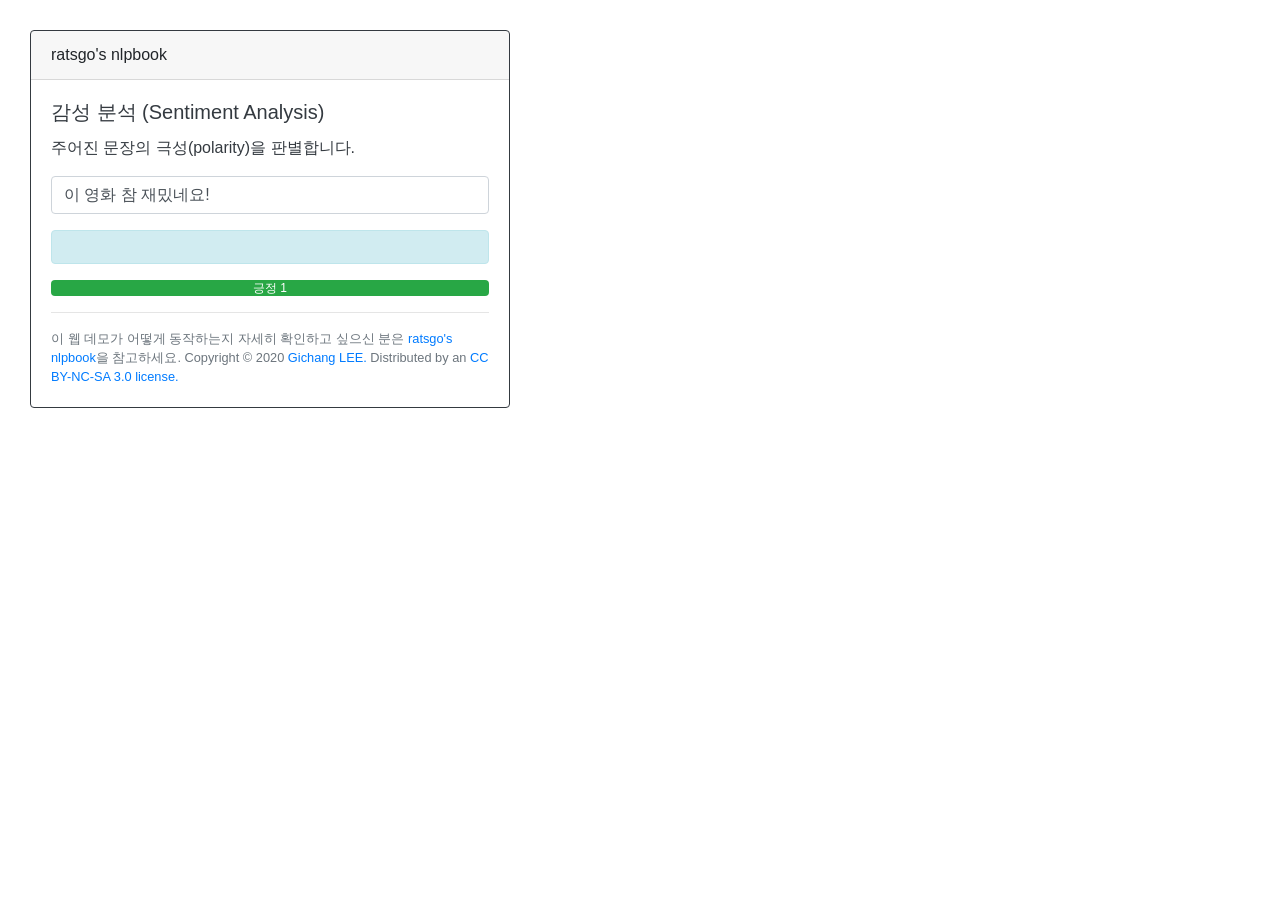
<file: templates/serve_cls.html>
<head>
    <meta charset="UTF-8">
    <script src="https://ajax.googleapis.com/ajax/libs/jquery/3.2.1/jquery.min.js"></script>
    <link rel="stylesheet" href="https://maxcdn.bootstrapcdn.com/bootstrap/4.0.0/css/bootstrap.min.css" integrity="sha384-Gn5384xqQ1aoWXA+058RXPxPg6fy4IWvTNh0E263XmFcJlSAwiGgFAW/dAiS6JXm" crossorigin="anonymous">
</head>
<body style="margin: 30px;">
<div class="card border-dark mb-3" style="min-width: 30rem; max-width: 30rem;">
    <div class="card-header">ratsgo's nlpbook</div>
    <div class="card-body text-dark">
        <h5 class="card-title">감성 분석 (Sentiment Analysis)</h5>
        <p class="card-text">주어진 문장의 극성(polarity)을 판별합니다.</p>
        <input type="text" class="form-control" aria-describedby="basic-addon3" id="input" onkeypress="if(event.keyCode===13) {api_call(); return false;}" name="input" placeholder="문장을 입력하세요" value="이 영화 참 재밌네요!"/>
        <p class="card-text">
        <div class="alert alert-info" role="alert">
            <h5 id="prediction" class="alert-heading"></h5>
            <p id="sentence" class="mb-0"></p>
        </div>
        </p>
        <div class="progress">
            <div id="positive" class="progress-bar bg-success" role="progressbar" style="width: 100%">긍정 1</div>
            <div id="negative" class="progress-bar bg-danger" role="progressbar" style="width: 0%">부정 0</div>
        </div>
        <hr>
        <p class="card-text"><small class="text-muted">이 웹 데모가 어떻게 동작하는지 자세히 확인하고 싶으신 분은 <a href="https://ratsgo.github.io/nlpbook/docs/classification">ratsgo's nlpbook</a>을 참고하세요. Copyright &copy; 2020 </b><a href="https://ratsgo.github.io/about">Gichang LEE.</a> Distributed by an <a href="https://github.com/ratsgo/nlpbook/tree/master/LICENSE">CC BY-NC-SA 3.0 license.</a></small></p>
    </div>
</div>
</body>

<script>
    function api_call() {
        var input = $("#input").val();
        console.log(input);
        $.ajax({
            url: "/api",
            method: 'POST',
            contentType: 'application/json',
            data: JSON.stringify(input),
            success: function (data, textStatus, jQxhr) {
                $('#sentence').html(data.sentence);
                $('#prediction').html(data.prediction);
                $('#positive').html(data.positive_data);
                $('#negative').html(data.negative_data);
                $('#positive').css('width', data.positive_width);
                $('#negative').css('width', data.negative_width);
                $("#input").val(data.sentence);
            },
            error: function (jqXhr, textStatus, errorThrown) {
                $('#api_output').html("There was an error");
                console.log(errorThrown);
            },
            timeout: 3000
        });
    }
</script>
</file>
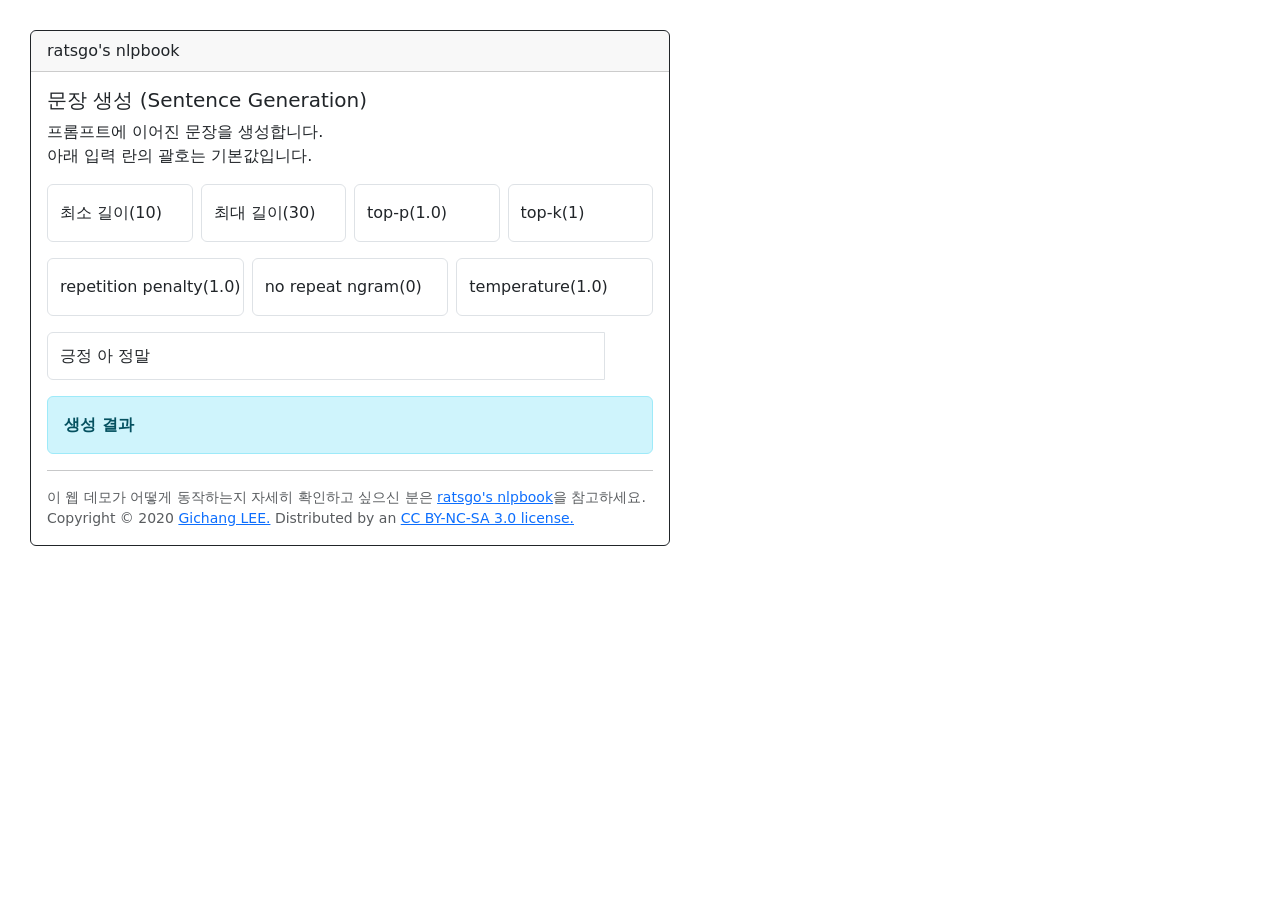
<file: templates/serve_gen.html>
<head>
    <meta charset="UTF-8">
    <script src="https://ajax.googleapis.com/ajax/libs/jquery/3.2.1/jquery.min.js"></script>
    <link href="https://cdn.jsdelivr.net/npm/bootstrap@5.0.0-beta3/dist/css/bootstrap.min.css" rel="stylesheet" integrity="sha384-eOJMYsd53ii+scO/bJGFsiCZc+5NDVN2yr8+0RDqr0Ql0h+rP48ckxlpbzKgwra6" crossorigin="anonymous">
</head>
<body style="margin: 30px;">
<div class="card border-dark mb-3" style="min-width: 40rem; max-width: 40rem;">
    <div class="card-header">ratsgo's nlpbook</div>
    <div class="card-body text-dark">
        <h5 class="card-title">문장 생성 (Sentence Generation)</h5>
        <p class="card-text">프롬프트에 이어진 문장을 생성합니다. <br> 아래 입력 란의 괄호는 기본값입니다.</p>
        <div class="input-group mb-3">
            <div class="row g-2">
                <div class="col-md">
                    <div class="form-floating">
                        <input class="form-control" id="minlength" placeholder="30">
                        <label for="minlength">최소 길이(10)</label>
                    </div>
                </div>
                <div class="col-md">
                    <div class="form-floating">
                        <input class="form-control" id="maxlength" placeholder="30">
                        <label for="maxlength">최대 길이(30)</label>
                    </div>
                </div>
                <div class="col-md">
                    <div class="form-floating">
                        <input class="form-control" id="top-p" placeholder="1.0">
                        <label for="top-p">top-p(1.0)</label>
                    </div>
                </div>
                <div class="col-md">
                    <div class="form-floating">
                        <input class="form-control" id="top-k" placeholder="1">
                        <label for="top-k">top-k(1)</label>
                    </div>
                </div>
            </div>
        </div>
        <div class="input-group mb-3">
            <div class="row g-2">
                <div class="col-md">
                    <div class="form-floating">
                        <input class="form-control" id="repetition_penalty" placeholder="1.0">
                        <label for="repetition_penalty">repetition penalty(1.0)</label>
                    </div>
                </div>
                <div class="col-md">
                    <div class="form-floating">
                        <input class="form-control" id="no_repeat_ngram_size" placeholder="1.0">
                        <label for="no_repeat_ngram_size">no repeat ngram(0)</label>
                    </div>
                </div>
                <div class="col-md">
                    <div class="form-floating">
                        <input class="form-control" id="temperature" placeholder="1.0">
                        <label for="temperature">temperature(1.0)</label>
                    </div>
                </div>
            </div>
        </div>
        <div class="input-group mb-3">
            <input type="text" class="form-control" aria-describedby="basic-addon3" id="prompt" onkeypress="if(event.keyCode==13) {api_call(); return false;}" name="input" placeholder="프롬프트를 입력하세요" value="긍정 아 정말"/>
            <div id="run" class="spinner-border text-secondary m-2" role="status" style="visibility: hidden; border-top-left-radius: 50%; border-top-right-radius: 50%; border-bottom-left-radius: 50%; border-bottom-right-radius: 50%;">
                <span class="visually-hidden">computing...</span>
            </div>
        </div>
        <p class="card-text">
        <div class="alert alert-info" role="alert">
            <b>생성 결과</b>
            <p id="generation" class="mb-0"></p>
        </div>
        </p>
        <hr>
        <p class="card-text"><small class="text-muted">이 웹 데모가 어떻게 동작하는지 자세히 확인하고 싶으신 분은 <a href="https://ratsgo.github.io/nlpbook/docs/ner">ratsgo's nlpbook</a>을 참고하세요. Copyright &copy; 2020 </b><a href="https://ratsgo.github.io/about">Gichang LEE.</a> Distributed by an <a href="https://github.com/ratsgo/nlpbook/tree/master/LICENSE">CC BY-NC-SA 3.0 license.</a></small></p>
    </div>
</div>
</body>

<script>
    function api_call() {
        var sentence = $("#prompt").val();
        var minl = $("#minlength").val();
        var maxl = $("#maxlength").val();
        var topp = $("#top-p").val();
        var topk = $("#top-k").val();
        var repetition = $("#repetition_penalty").val();
        var nongram = $("#no_repeat_ngram_size").val();
        var temp = $("#temperature").val();
        var input = {prompt: sentence, min_length: minl, max_length: maxl, top_p: topp, top_k: topk, repetition_penalty: repetition, no_repeat_ngram_size: nongram, temperature: temp};
        $('#run').css('visibility', "visible");
        console.log(input);
        $.ajax({
            url: "/api",
            method: 'POST',
            contentType: 'application/json',
            data: JSON.stringify(input),
            success: function (data, textStatus, jQxhr) {
                $('#generation').html(data.result);
                $('#prompt').val("");
                $('#run').css('visibility', "hidden");
            },
            error: function (jqXhr, textStatus, errorThrown) {
                $('#result').html("처리 중 오류가 발생했습니다.");
                console.log(errorThrown);
            }
        });
    }
</script>
</file>
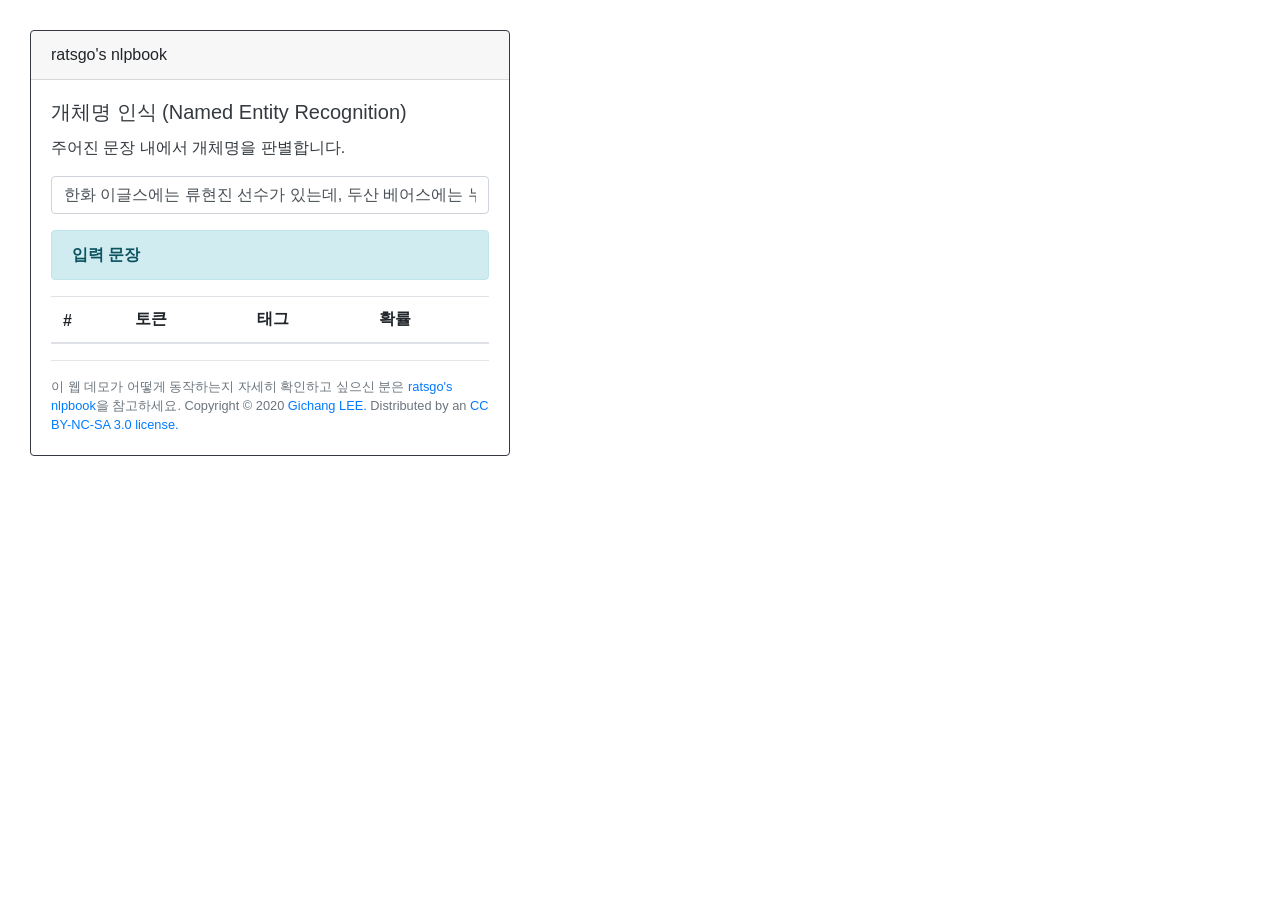
<file: templates/serve_ner.html>
<head>
    <meta charset="UTF-8">
    <script src="https://ajax.googleapis.com/ajax/libs/jquery/3.2.1/jquery.min.js"></script>
    <link rel="stylesheet" href="https://maxcdn.bootstrapcdn.com/bootstrap/4.0.0/css/bootstrap.min.css" integrity="sha384-Gn5384xqQ1aoWXA+058RXPxPg6fy4IWvTNh0E263XmFcJlSAwiGgFAW/dAiS6JXm" crossorigin="anonymous">
</head>
<body style="margin: 30px;">
<div class="card border-dark mb-3" style="min-width: 30rem; max-width: 30rem;">
    <div class="card-header">ratsgo's nlpbook</div>
    <div class="card-body text-dark">
        <h5 class="card-title">개체명 인식 (Named Entity Recognition)</h5>
        <p class="card-text">주어진 문장 내에서 개체명을 판별합니다.</p>
        <input type="text" class="form-control" aria-describedby="basic-addon3" id="input" onkeypress="if(event.keyCode===13) {api_call(); return false;}" name="input" placeholder="문장을 입력하세요" value="한화 이글스에는 류현진 선수가 있는데, 두산 베어스에는 누가 있지?"/>
        <p class="card-text">
        <div class="alert alert-info" role="alert">
            <b>입력 문장</b>
            <p id="sentence" class="mb-0"></p>
        </div>
        </p>
        <table class="table table-hover">
            <thead>
            <tr>
                <th scope="col">#</th>
                <th scope="col">토큰</th>
                <th scope="col">태그</th>
                <th scope="col">확률</th>
            </tr>
            </thead>
            <tbody id="result"></tbody>
        </table>
        <hr>
        <p class="card-text"><small class="text-muted">이 웹 데모가 어떻게 동작하는지 자세히 확인하고 싶으신 분은 <a href="https://ratsgo.github.io/nlpbook/docs/ner">ratsgo's nlpbook</a>을 참고하세요. Copyright &copy; 2020 </b><a href="https://ratsgo.github.io/about">Gichang LEE.</a> Distributed by an <a href="https://github.com/ratsgo/nlpbook/tree/master/LICENSE">CC BY-NC-SA 3.0 license.</a></small></p>
    </div>
</div>
</body>

<script>
    function api_call() {
        var input = $("#input").val();
        console.log(input);
        $.ajax({
            url: "/api",
            method: 'POST',
            contentType: 'application/json',
            data: JSON.stringify(input),
            success: function (data, textStatus, jQxhr) {
                $("#result").html("");
                $('#sentence').html(data.sentence);
                for (i = 0; i < data.result.length; i++)
                    $("#result").append("<tr><th scope=\"row\">" + i.toString() + "</th><td>" + data.result[i]['token'] + "</td><td>" + data.result[i]['label'] + "</td><td>" + data.result[i]['prob'] + "</td></tr>");
                $("#input").val("");
            },
            error: function (jqXhr, textStatus, errorThrown) {
                $('#api_output').html("There was an error");
                console.log(errorThrown);
            },
            timeout: 3000
        });
    }
</script>
</file>
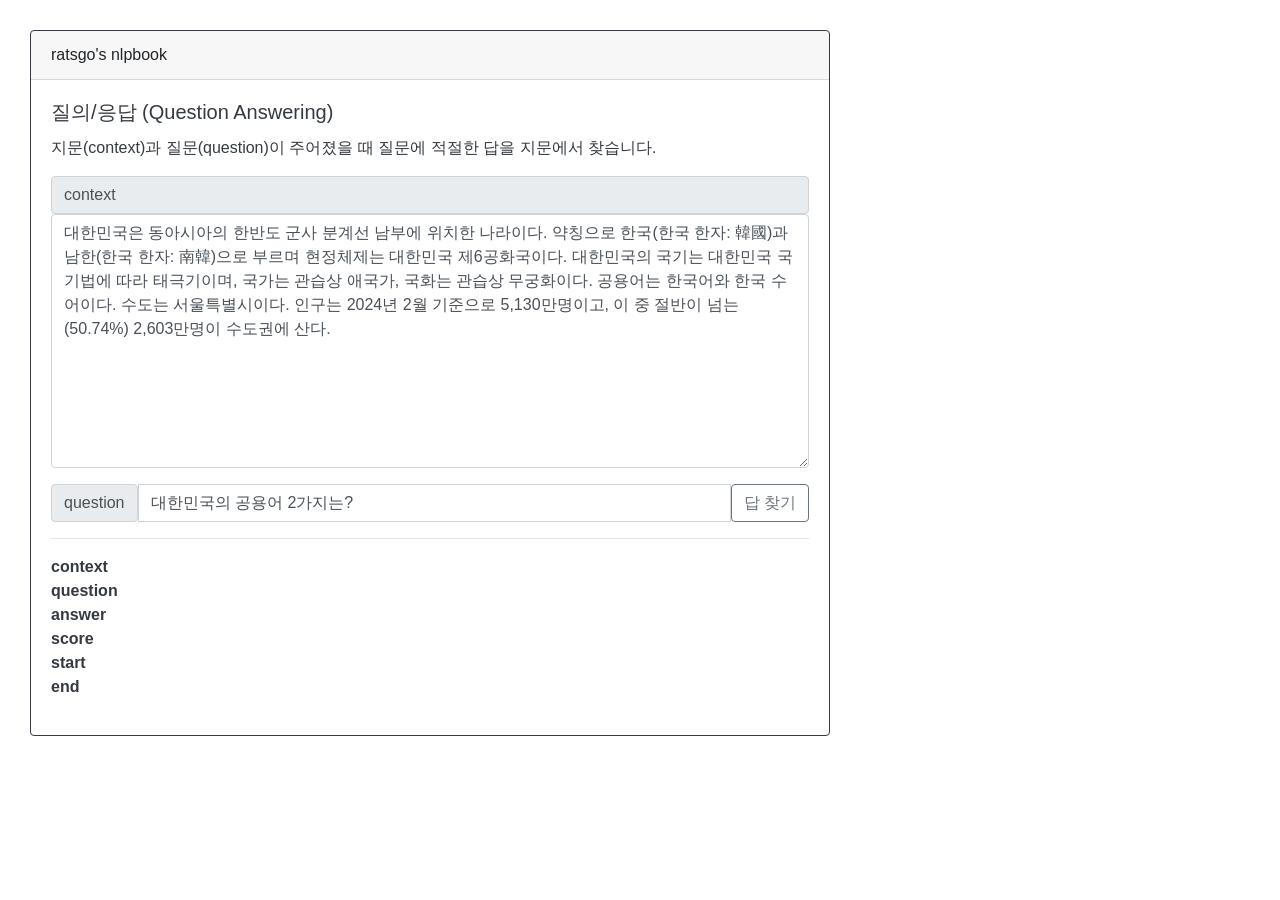
<file: templates/serve_qa.html>
<head>
    <meta charset="UTF-8">
    <script src="https://ajax.googleapis.com/ajax/libs/jquery/3.2.1/jquery.min.js"></script>
    <link rel="stylesheet" href="https://maxcdn.bootstrapcdn.com/bootstrap/4.0.0/css/bootstrap.min.css" integrity="sha384-Gn5384xqQ1aoWXA+058RXPxPg6fy4IWvTNh0E263XmFcJlSAwiGgFAW/dAiS6JXm" crossorigin="anonymous">
</head>
<body style="margin: 30px;">
<div class="card border-dark mb-3" style="min-width: 30rem; max-width: 50rem;">
    <div class="card-header">ratsgo's nlpbook</div>
    <div class="card-body text-dark">
        <h5 class="card-title">질의/응답 (Question Answering)</h5>
        <p class="card-text">지문(context)과 질문(question)이 주어졌을 때 질문에 적절한 답을 지문에서 찾습니다.</p>

        <div class="mb-3">
            <span class="input-group-text">context</span>
            <textarea class="form-control" id="context" rows="10" style="resize: vertical;" placeholder="지문을 입력하세요">대한민국은 동아시아의 한반도 군사 분계선 남부에 위치한 나라이다. 약칭으로 한국(한국 한자: 韓國)과 남한(한국 한자: 南韓)으로 부르며 현정체제는 대한민국 제6공화국이다. 대한민국의 국기는 대한민국 국기법에 따라 태극기이며, 국가는 관습상 애국가, 국화는 관습상 무궁화이다. 공용어는 한국어와 한국 수어이다. 수도는 서울특별시이다. 인구는 2024년 2월 기준으로 5,130만명이고, 이 중 절반이 넘는(50.74%) 2,603만명이 수도권에 산다.</textarea>
        </div>

        <div class="input-group mb-3">
            <span class="input-group-text">question</span>
            <input type="text" class="form-control" id="question" placeholder="질문을 입력하세요" value="대한민국의 공용어 2가지는?"/>
            <button class="btn btn-outline-secondary" type="button" onclick="api_call();">답 찾기</button>
        </div>

        <hr>

        <p class="card-text">
        <dl class="row">
            <dt class="col-sm-3">context</dt>
            <dd class="col-sm-9" id="processed-context"></dd>
            <dt class="col-sm-3">question</dt>
            <dd class="col-sm-9" id="processed-question"></dd>
            <dt class="col-sm-3">answer</dt>
            <dd class="col-sm-9" id="answer"></dd>
            <dt class="col-sm-3">score</dt>
            <dd class="col-sm-9" id="score"></dd>
            <dt class="col-sm-3">start</dt>
            <dd class="col-sm-9" id="start"></dd>
            <dt class="col-sm-3">end</dt>
            <dd class="col-sm-9" id="end"></dd>
        </dl>
        </p>
    </div>
</div>
</body>

<script>
    function api_call() {
        var q = $("#question").val();
        var c = $("#context").val();
        var data = {question: q, context: c};

        $.ajax({
            url: "/api",
            method: 'POST',
            contentType: 'application/json',
            data: JSON.stringify(data),
            success: function (data) {
                $('#processed-context').html(data.context);
                $('#processed-question').html(data.question);
                $('#answer').html(data.answer);
                $('#score').html(data.score);
                $('#start').html(data.start);
                $('#end').html(data.end);
            },
            error: function () {
                alert("에러 발생! 다시 시도해주세요.");
            }
        });
    }
</script>
</file>
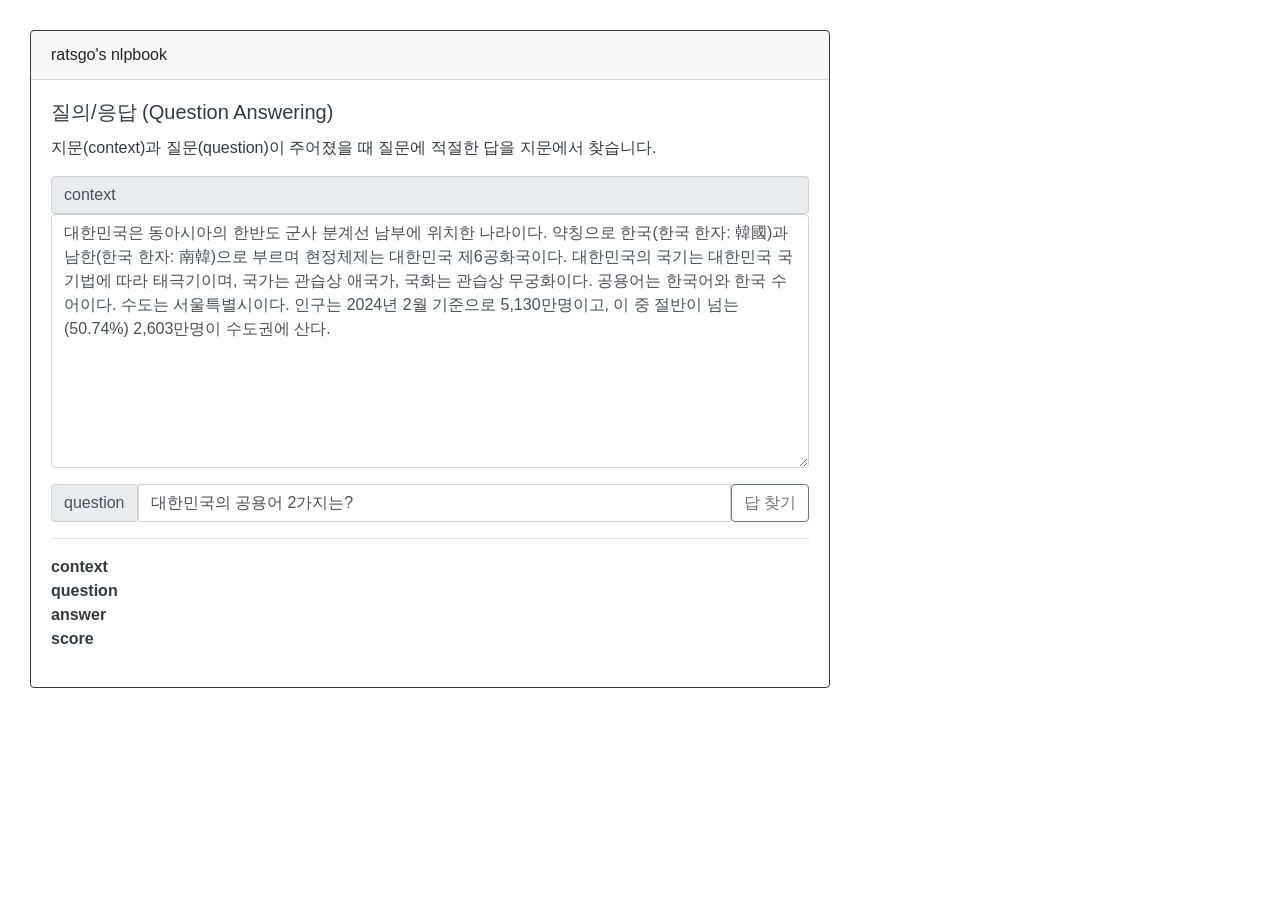
<file: templates/serve_qa_seq2seq.html>
<head>
    <meta charset="UTF-8">
    <script src="https://ajax.googleapis.com/ajax/libs/jquery/3.2.1/jquery.min.js"></script>
    <link rel="stylesheet" href="https://maxcdn.bootstrapcdn.com/bootstrap/4.0.0/css/bootstrap.min.css" integrity="sha384-Gn5384xqQ1aoWXA+058RXPxPg6fy4IWvTNh0E263XmFcJlSAwiGgFAW/dAiS6JXm" crossorigin="anonymous">
</head>
<body style="margin: 30px;">
<div class="card border-dark mb-3" style="min-width: 30rem; max-width: 50rem;">
    <div class="card-header">ratsgo's nlpbook</div>
    <div class="card-body text-dark">
        <h5 class="card-title">질의/응답 (Question Answering)</h5>
        <p class="card-text">지문(context)과 질문(question)이 주어졌을 때 질문에 적절한 답을 지문에서 찾습니다.</p>

        <div class="mb-3">
            <span class="input-group-text">context</span>
            <textarea class="form-control" id="context" rows="10" style="resize: vertical;" placeholder="지문을 입력하세요">대한민국은 동아시아의 한반도 군사 분계선 남부에 위치한 나라이다. 약칭으로 한국(한국 한자: 韓國)과 남한(한국 한자: 南韓)으로 부르며 현정체제는 대한민국 제6공화국이다. 대한민국의 국기는 대한민국 국기법에 따라 태극기이며, 국가는 관습상 애국가, 국화는 관습상 무궁화이다. 공용어는 한국어와 한국 수어이다. 수도는 서울특별시이다. 인구는 2024년 2월 기준으로 5,130만명이고, 이 중 절반이 넘는(50.74%) 2,603만명이 수도권에 산다.</textarea>
        </div>

        <div class="input-group mb-3">
            <span class="input-group-text">question</span>
            <input type="text" class="form-control" id="question" placeholder="질문을 입력하세요" value="대한민국의 공용어 2가지는?"/>
            <button class="btn btn-outline-secondary" type="button" onclick="api_call();">답 찾기</button>
        </div>

        <hr>

        <p class="card-text">
        <dl class="row">
            <dt class="col-sm-3">context</dt>
            <dd class="col-sm-9" id="processed-context"></dd>
            <dt class="col-sm-3">question</dt>
            <dd class="col-sm-9" id="processed-question"></dd>
            <dt class="col-sm-3">answer</dt>
            <dd class="col-sm-9" id="answer"></dd>
            <dt class="col-sm-3">score</dt>
            <dd class="col-sm-9" id="score"></dd>
        </dl>
        </p>
    </div>
</div>
</body>

<script>
    function api_call() {
        var q = $("#question").val();
        var c = $("#context").val();
        var data = {question: q, context: c};

        $.ajax({
            url: "/api",
            method: 'POST',
            contentType: 'application/json',
            data: JSON.stringify(data),
            success: function (data) {
                $('#processed-context').html(data.context);
                $('#processed-question').html(data.question);
                $('#answer').html(data.answer);
                $('#score').html(data.score);
            },
            error: function () {
                alert("에러 발생! 다시 시도해주세요.");
            }
        });
    }
</script>
</file>
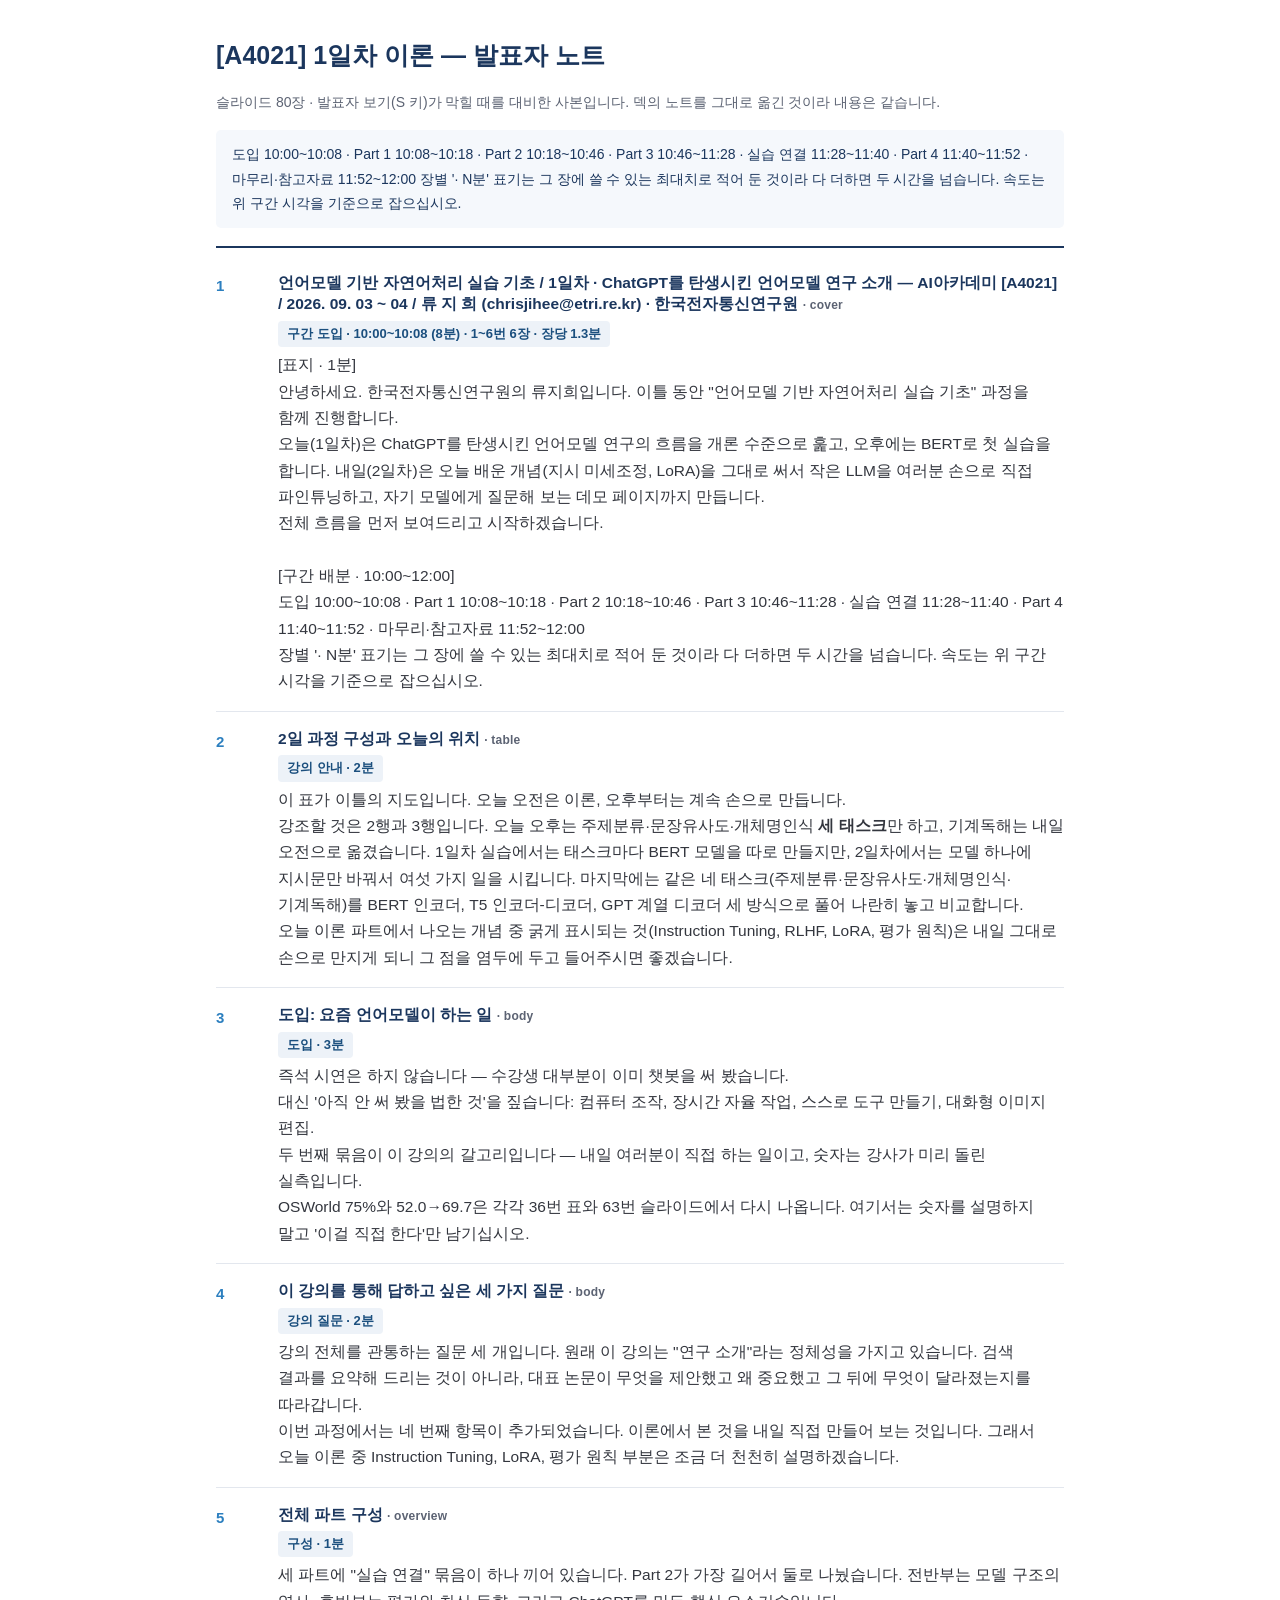
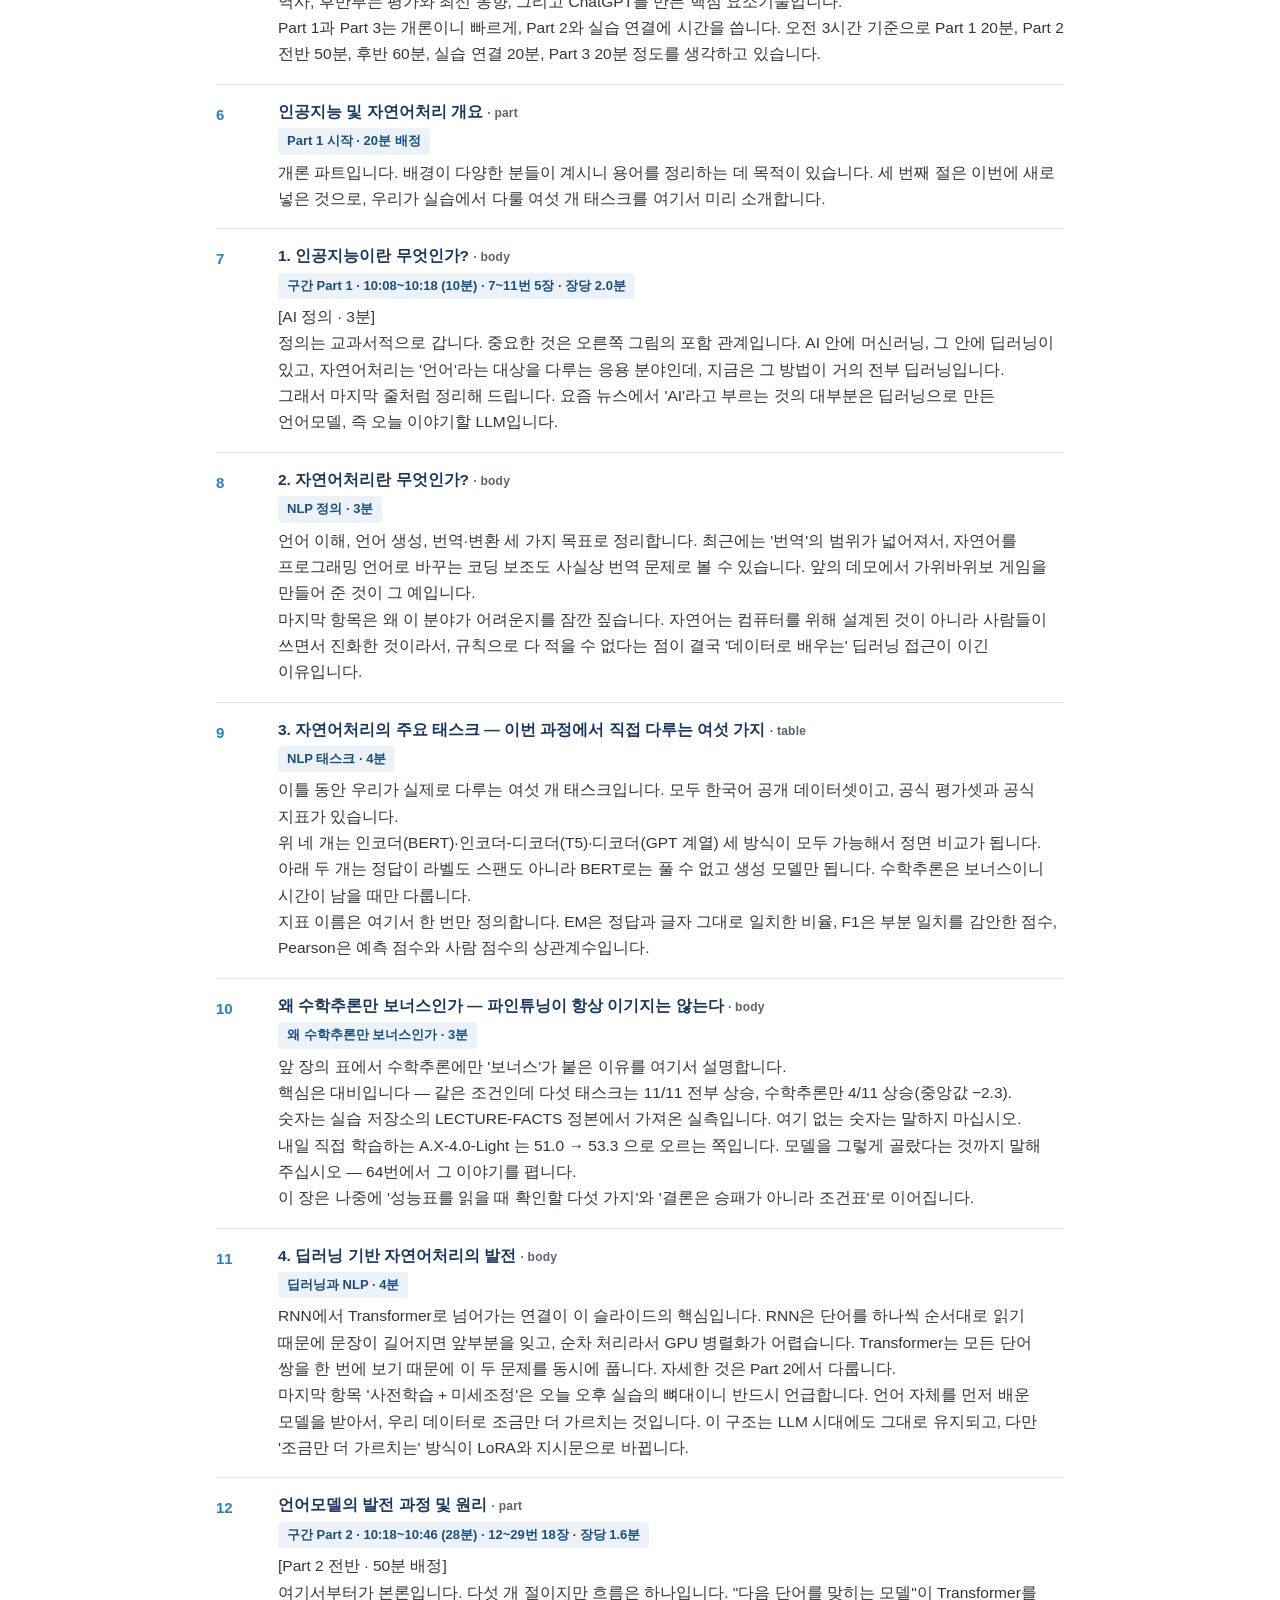
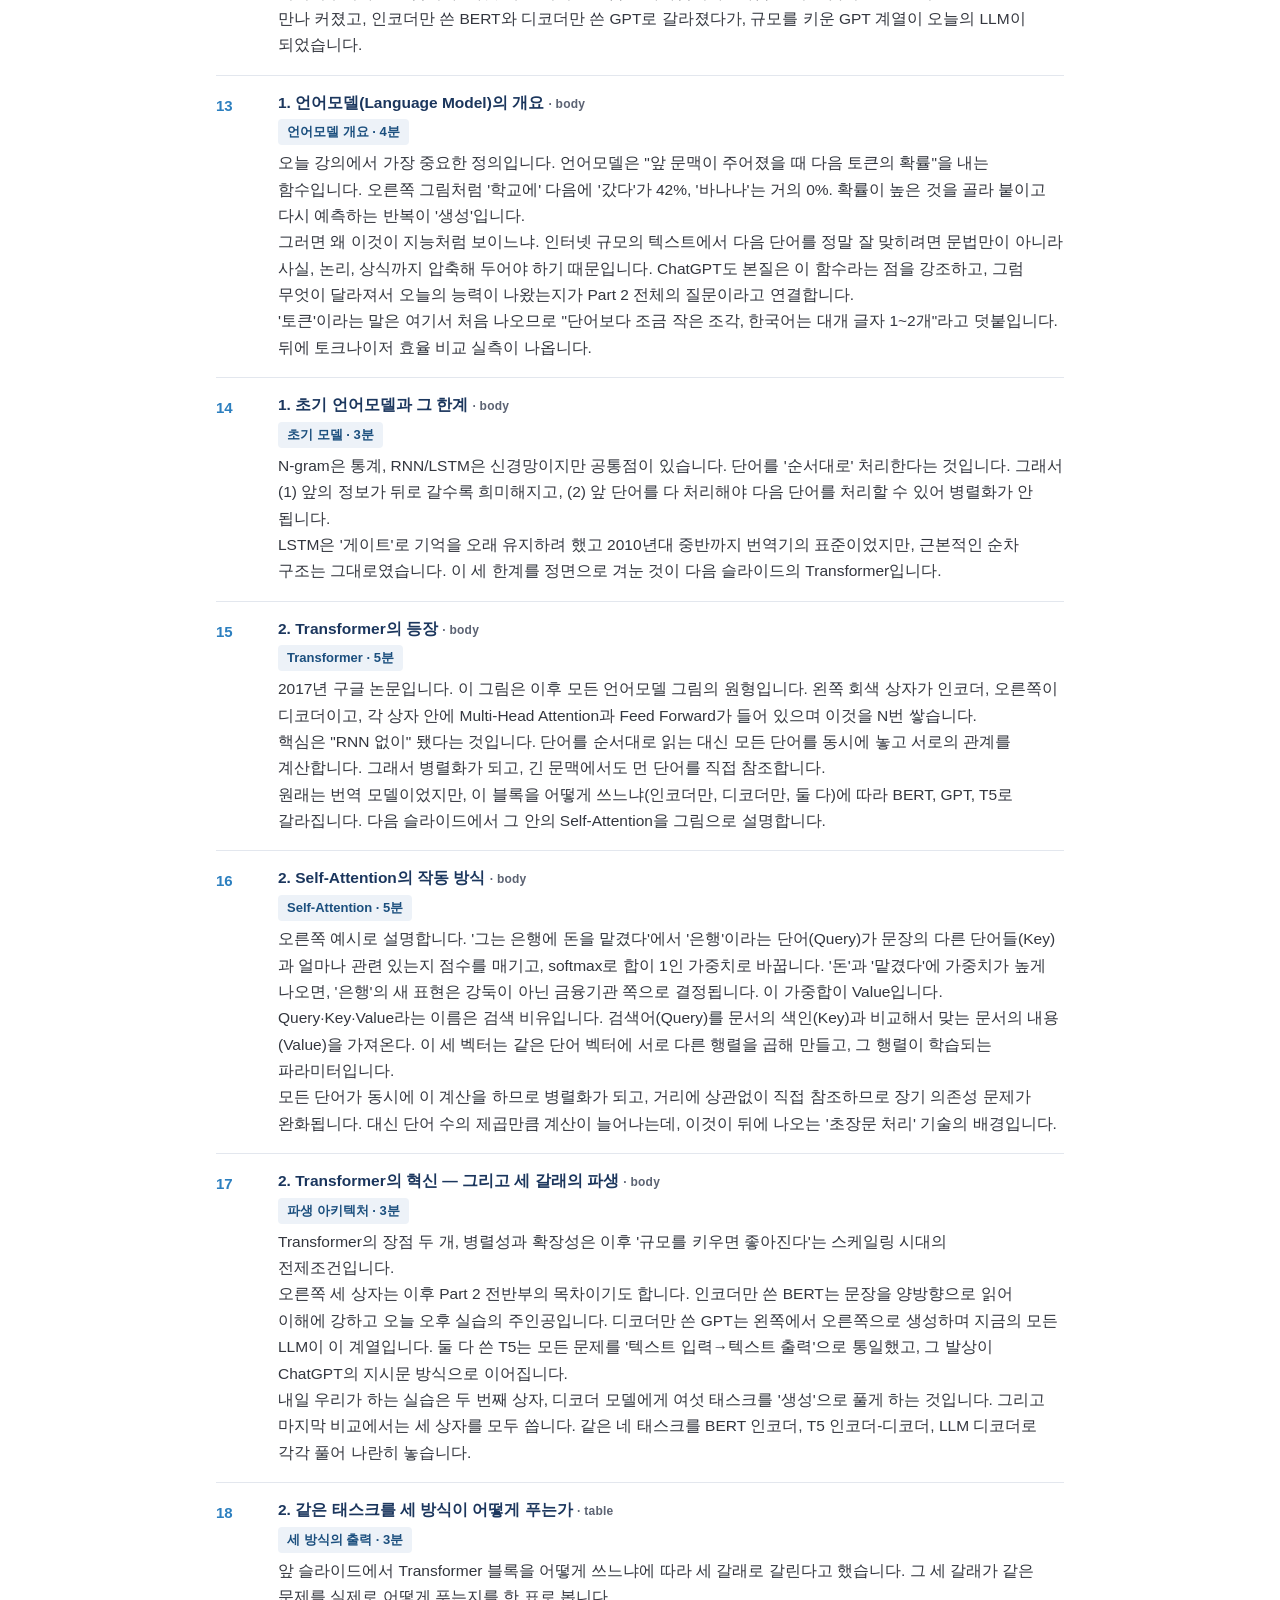
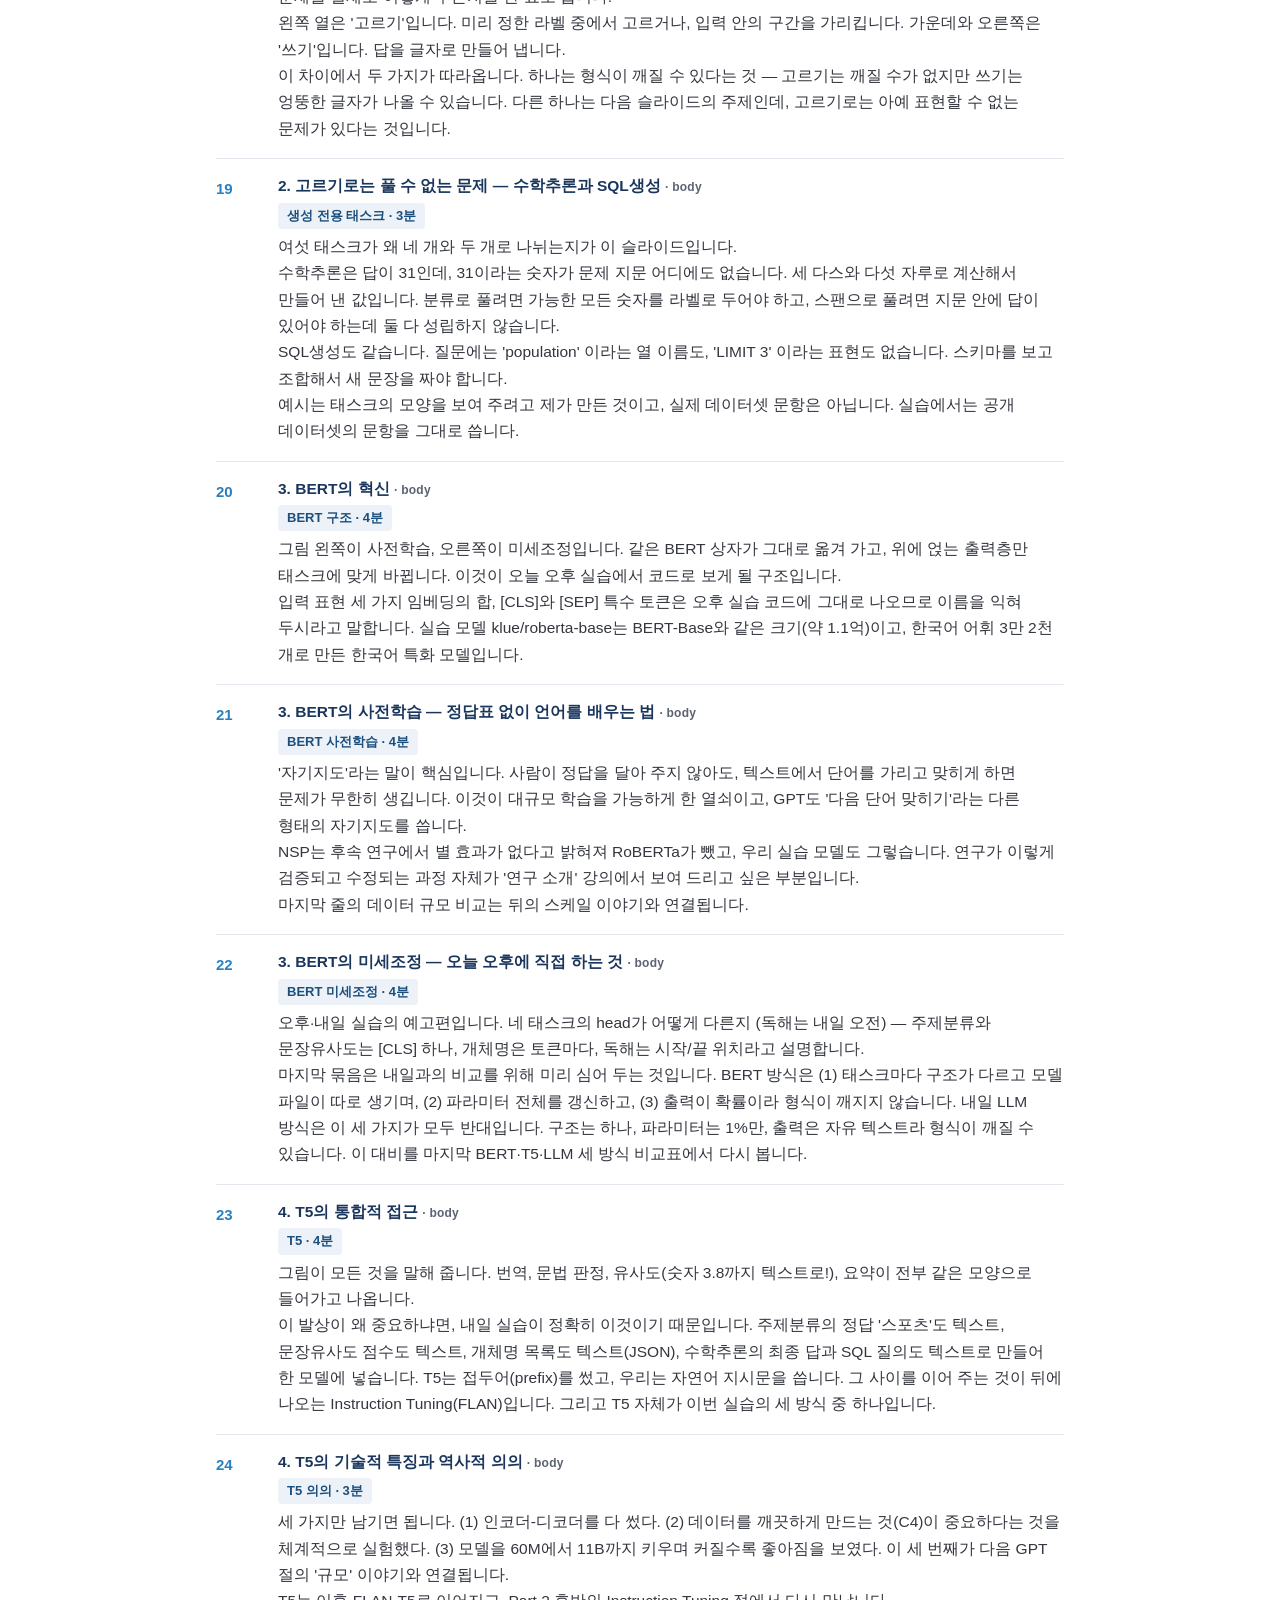
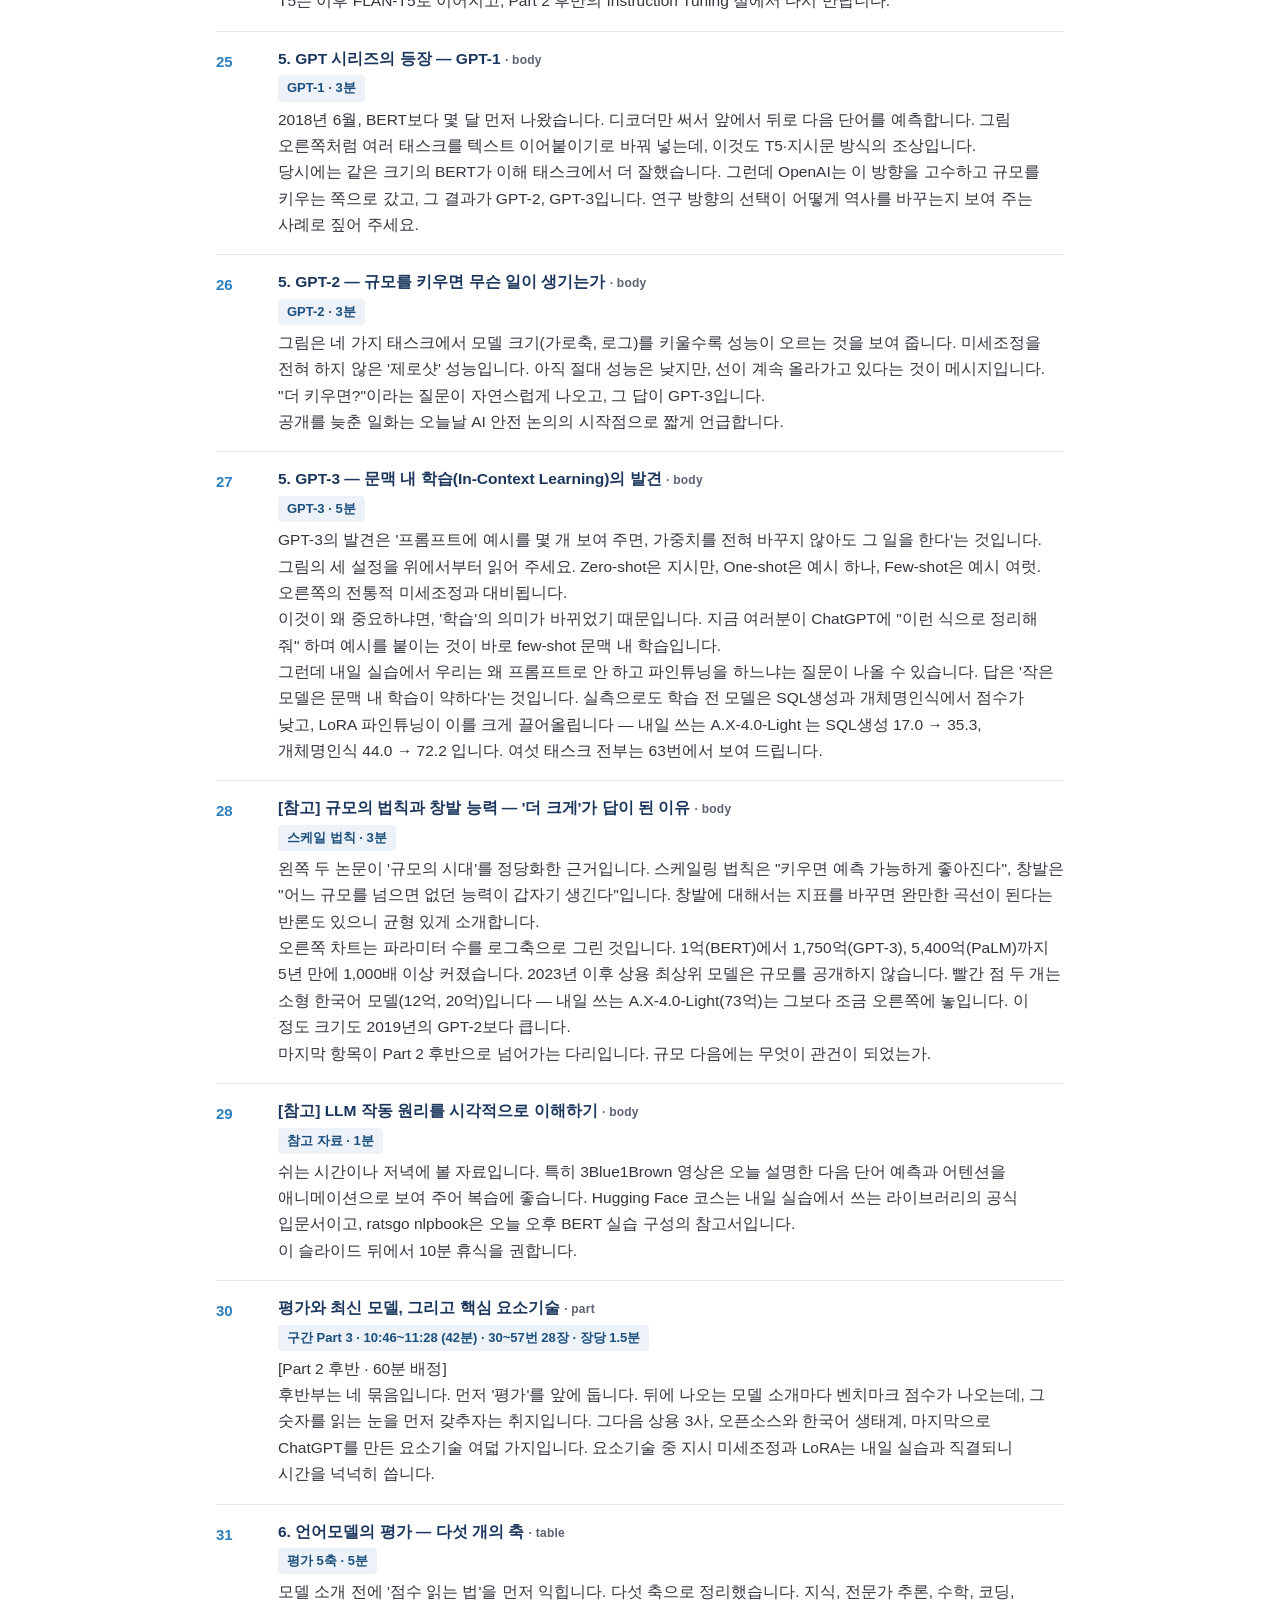
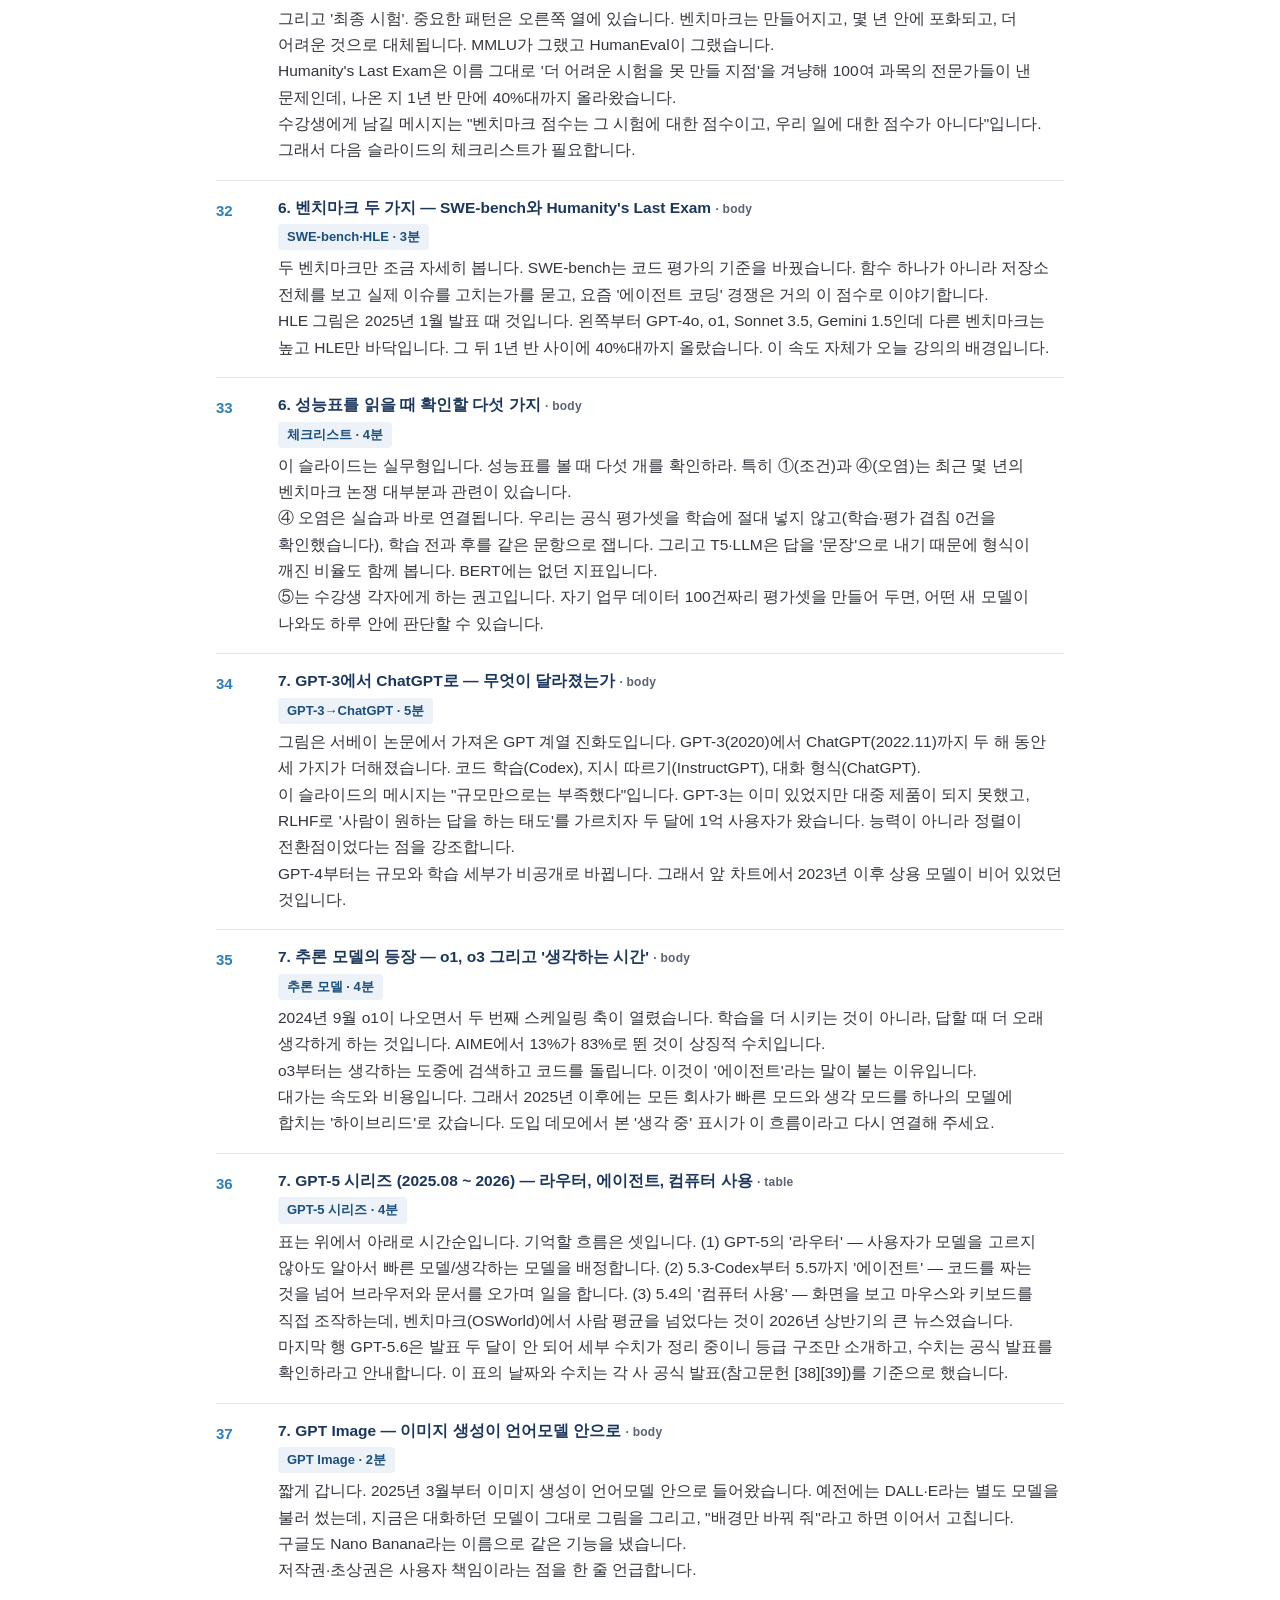
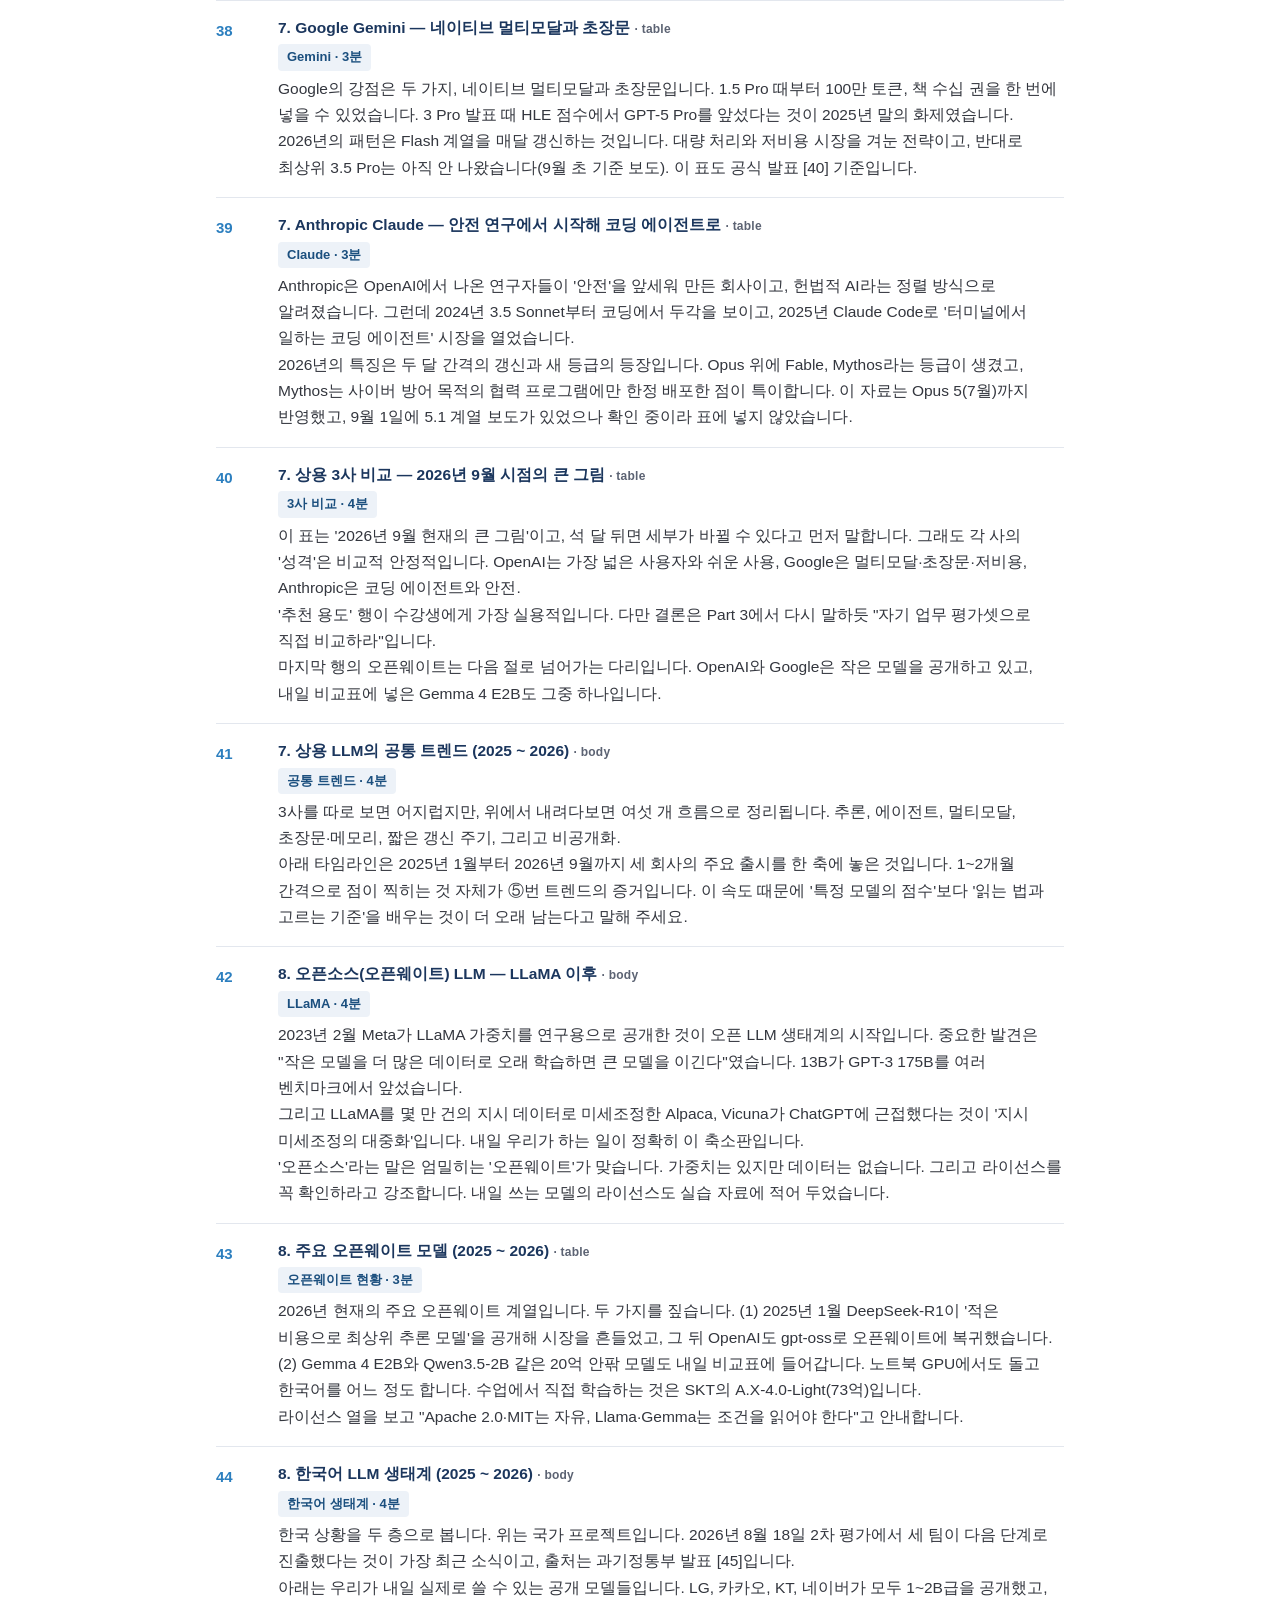
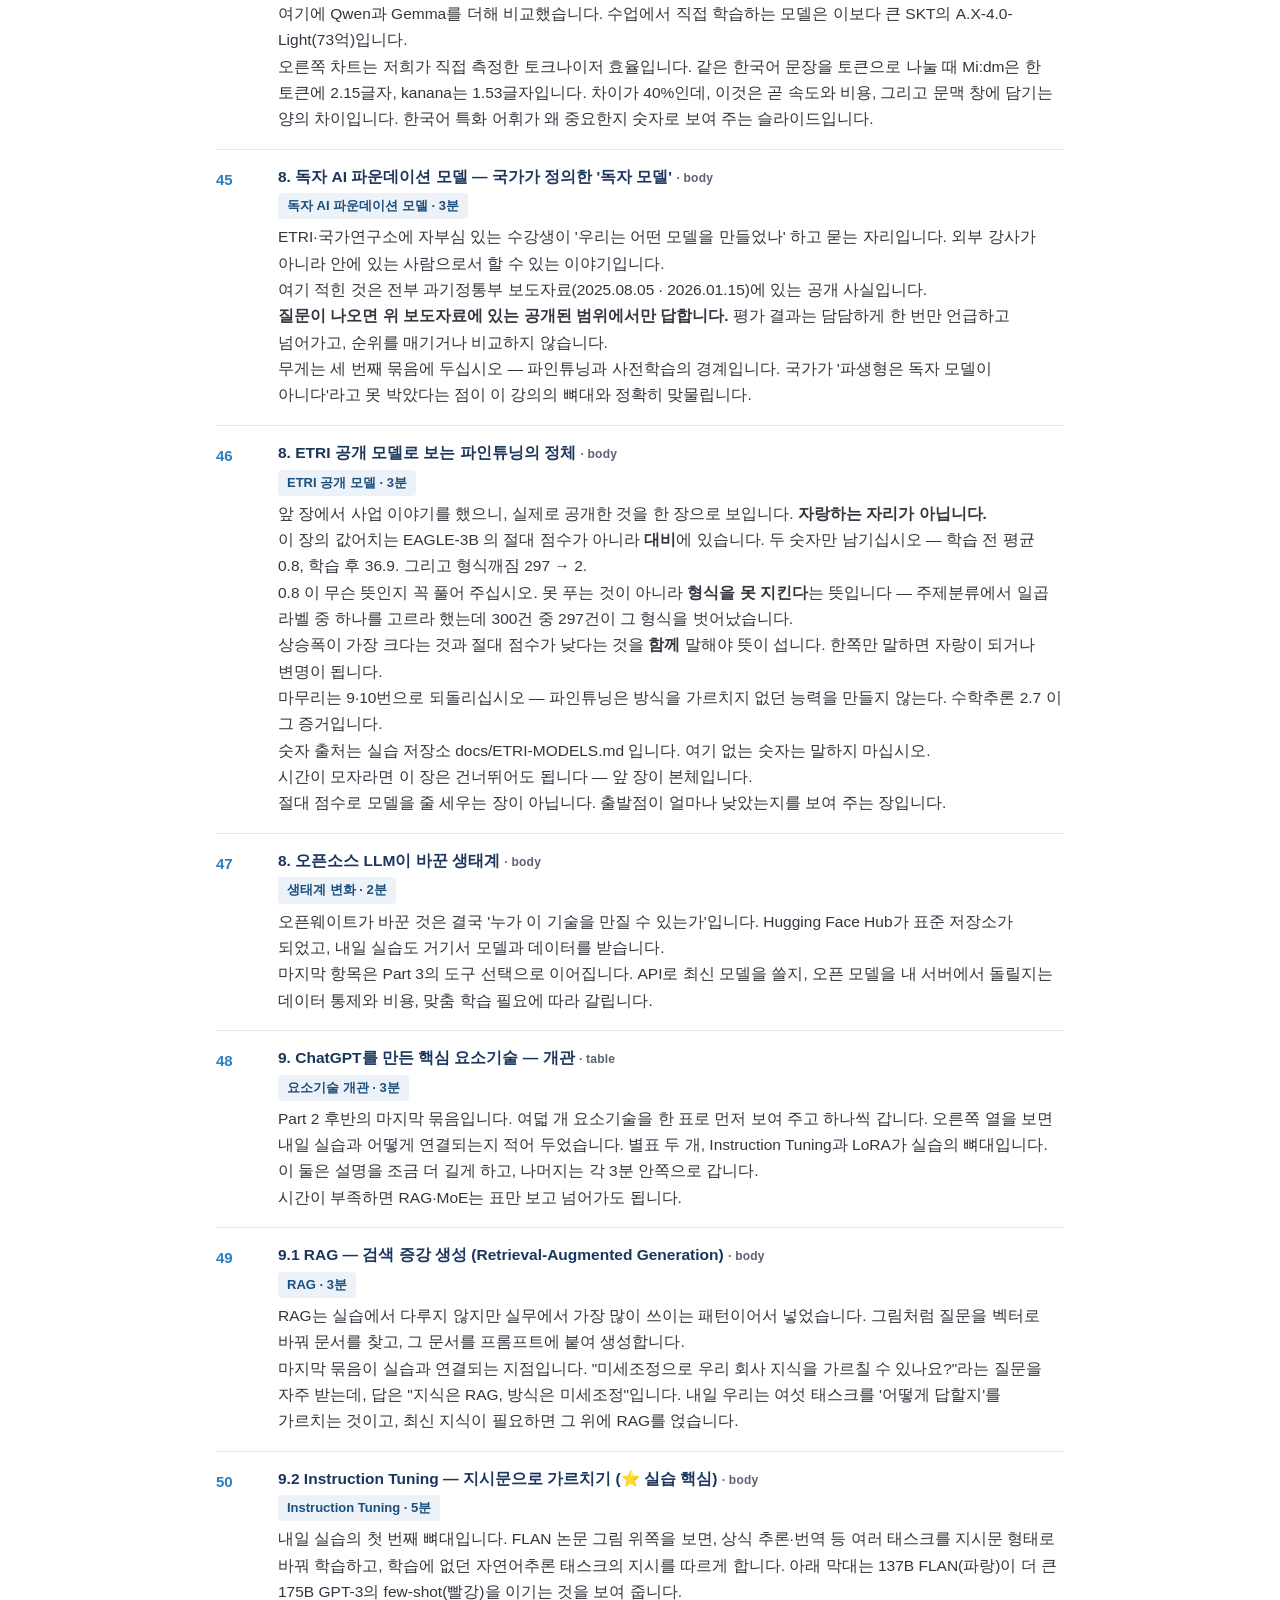
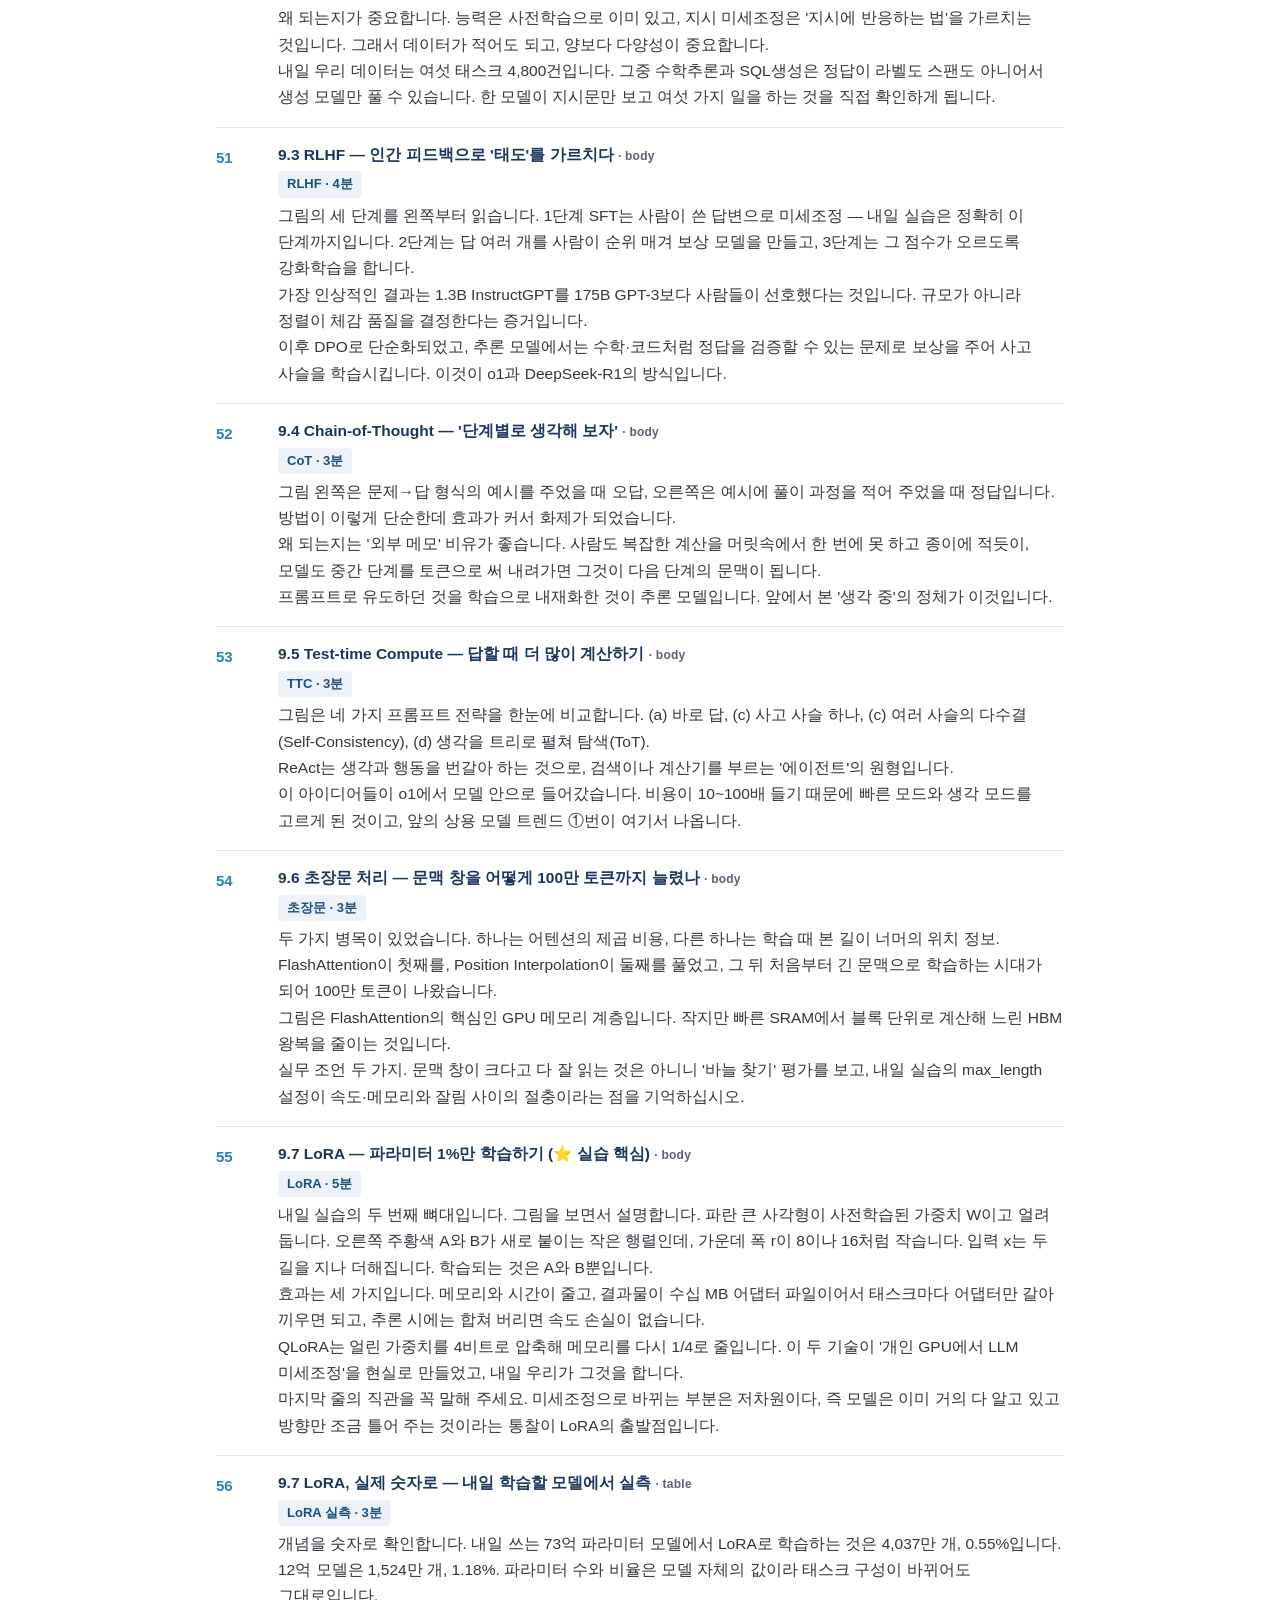
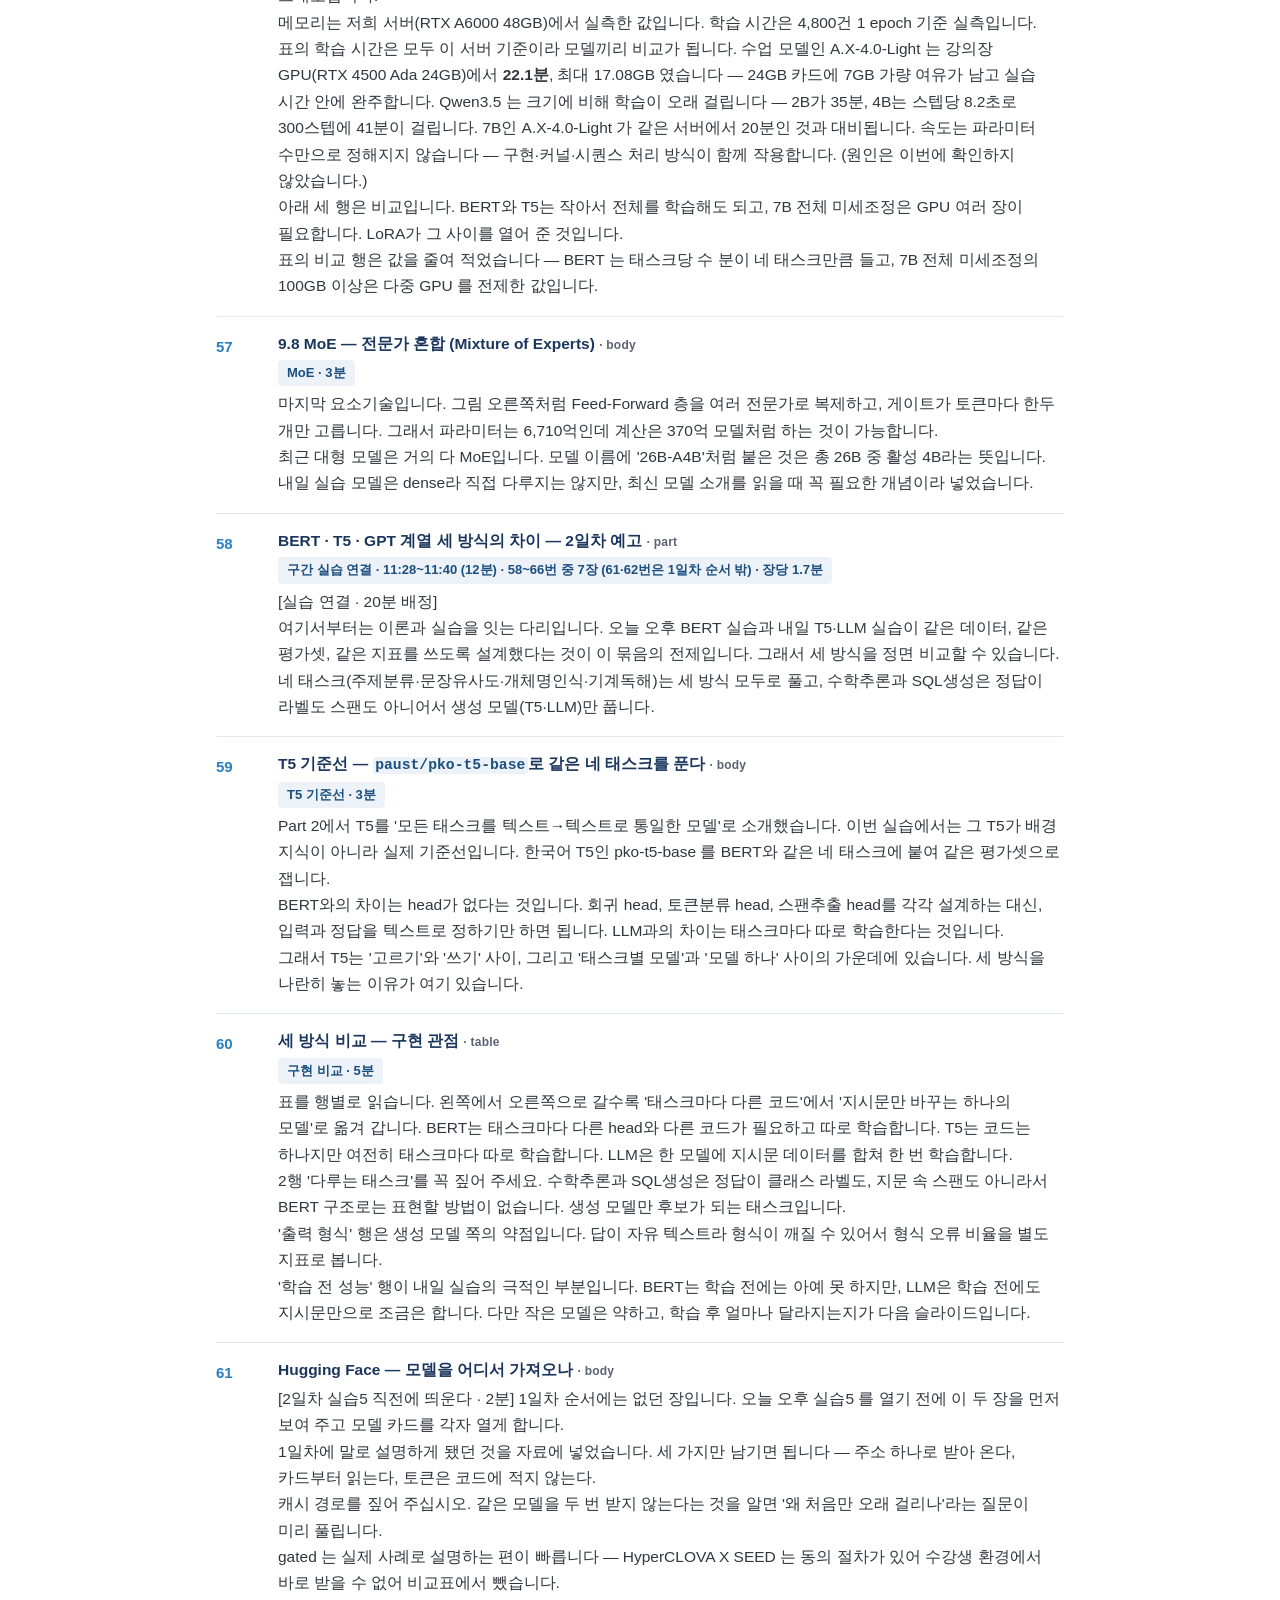
<file: lectures/2026-09/deck/A4021-1일차-노트.html>
<!doctype html>
<html lang="ko"><head><meta charset="utf-8">
<meta name="viewport" content="width=device-width, initial-scale=1">
<title>[A4021] 1일차 이론 — 발표자 노트</title>
<style>
:root { --ink:#33363E; --navy:#1B365D; --soft:#5C6373; --line:#E3E7EE; --mark:#2C7FBF; }
* { box-sizing: border-box; }
body { margin:0; padding:0 0 60px; background:#fff; color:var(--ink);
  font:15.5px/1.7 'NanumSquareAc','Apple SD Gothic Neo','Malgun Gothic',sans-serif;
  word-break: keep-all; }
.wrap { max-width: 900px; margin: 0 auto; padding: 0 26px; }
header { border-bottom: 2px solid var(--navy); padding: 34px 0 18px; margin-bottom: 8px; }
h1 { margin:0 0 6px; font-size:25px; font-weight:800; color:var(--navy); }
.sub { color:var(--soft); font-size:14px; }
.plan { margin:16px 0 0; padding:12px 16px; background:#F5F8FC; border-radius:5px;
  font-size:14px; color:var(--navy); line-height:1.75; }
.item { border-bottom:1px solid var(--line); padding:16px 0; display:grid;
  grid-template-columns: 46px 1fr; gap:16px; }
.no { font-weight:800; color:var(--mark); font-variant-numeric:tabular-nums;
  font-size:15px; padding-top:1px; }
.tt { font-weight:800; color:var(--navy); margin:0 0 5px; line-height:1.4; }
.kind { font-size:12px; font-weight:700; color:var(--soft); letter-spacing:.02em; }
.nt { margin:0; white-space:pre-wrap; color:var(--ink); }
.nt .cue { display:inline-block; margin:0 0 5px; padding:2px 9px; border-radius:4px;
  background:#EDF2F8; color:#1B4F7E; font-size:13px; font-weight:700; }
code { font-family:'D2Coding',ui-monospace,monospace; font-size:.95em;
  background:#EDF2F8; color:#1B4F7E; padding:.02em .18em; border-radius:3px; }
@media print {
  body { font-size:11.5pt; }
  .item { break-inside: avoid; }
  header { break-after: avoid; }
}
</style></head><body><div class="wrap">
<header><h1>[A4021] 1일차 이론 — 발표자 노트</h1>
<p class="sub">슬라이드 80장 · 발표자 보기(S 키)가 막힐 때를 대비한 사본입니다.
덱의 노트를 그대로 옮긴 것이라 내용은 같습니다.</p><p class="plan">도입 10:00~10:08 · Part 1 10:08~10:18 · Part 2 10:18~10:46 · Part 3 10:46~11:28 · 실습 연결 11:28~11:40 · Part 4 11:40~11:52 · 마무리·참고자료 11:52~12:00
장별 '· N분' 표기는 그 장에 쓸 수 있는 최대치로 적어 둔 것이라 다 더하면 두 시간을 넘습니다. 속도는 위 구간 시각을 기준으로 잡으십시오.</p></header>
<div class="item"><div class="no">1</div><div><p class="tt">언어모델 기반 자연어처리 실습 기초 / 1일차 · ChatGPT를 탄생시킨 언어모델 연구 소개  —  AI아카데미 [A4021] / 2026. 09. 03 ~ 04 / 류 지 희 (chrisjihee@etri.re.kr)  ·  한국전자통신연구원 <span class="kind">· cover</span></p><p class="nt"><span class="cue">구간 도입 · 10:00~10:08 (8분) · 1~6번 6장 · 장당 1.3분</span>
[표지 · 1분]
안녕하세요. 한국전자통신연구원의 류지희입니다. 이틀 동안 "언어모델 기반 자연어처리 실습 기초" 과정을 함께 진행합니다.
오늘(1일차)은 ChatGPT를 탄생시킨 언어모델 연구의 흐름을 개론 수준으로 훑고, 오후에는 BERT로 첫 실습을 합니다. 내일(2일차)은 오늘 배운 개념(지시 미세조정, LoRA)을 그대로 써서 작은 LLM을 여러분 손으로 직접 파인튜닝하고, 자기 모델에게 질문해 보는 데모 페이지까지 만듭니다.
전체 흐름을 먼저 보여드리고 시작하겠습니다.

[구간 배분 · 10:00~12:00]
도입 10:00~10:08 · Part 1 10:08~10:18 · Part 2 10:18~10:46 · Part 3 10:46~11:28 · 실습 연결 11:28~11:40 · Part 4 11:40~11:52 · 마무리·참고자료 11:52~12:00
장별 '· N분' 표기는 그 장에 쓸 수 있는 최대치로 적어 둔 것이라 다 더하면 두 시간을 넘습니다. 속도는 위 구간 시각을 기준으로 잡으십시오.</p></div></div><div class="item"><div class="no">2</div><div><p class="tt">2일 과정 구성과 오늘의 위치 <span class="kind">· table</span></p><p class="nt"><span class="cue">강의 안내 · 2분</span>
이 표가 이틀의 지도입니다. 오늘 오전은 이론, 오후부터는 계속 손으로 만듭니다.
강조할 것은 2행과 3행입니다. 오늘 오후는 주제분류·문장유사도·개체명인식 <b>세 태스크</b>만 하고, 기계독해는 내일 오전으로 옮겼습니다. 1일차 실습에서는 태스크마다 BERT 모델을 따로 만들지만, 2일차에서는 모델 하나에 지시문만 바꿔서 여섯 가지 일을 시킵니다. 마지막에는 같은 네 태스크(주제분류·문장유사도·개체명인식·기계독해)를 BERT 인코더, T5 인코더-디코더, GPT 계열 디코더 세 방식으로 풀어 나란히 놓고 비교합니다.
오늘 이론 파트에서 나오는 개념 중 굵게 표시되는 것(Instruction Tuning, RLHF, LoRA, 평가 원칙)은 내일 그대로 손으로 만지게 되니 그 점을 염두에 두고 들어주시면 좋겠습니다.</p></div></div><div class="item"><div class="no">3</div><div><p class="tt">도입: 요즘 언어모델이 하는 일 <span class="kind">· body</span></p><p class="nt"><span class="cue">도입 · 3분</span>
즉석 시연은 하지 않습니다 — 수강생 대부분이 이미 챗봇을 써 봤습니다.
대신 '아직 안 써 봤을 법한 것'을 짚습니다: 컴퓨터 조작, 장시간 자율 작업, 스스로 도구 만들기, 대화형 이미지 편집.
두 번째 묶음이 이 강의의 갈고리입니다 — 내일 여러분이 직접 하는 일이고, 숫자는 강사가 미리 돌린 실측입니다.
OSWorld 75%와 52.0→69.7은 각각 36번 표와 63번 슬라이드에서 다시 나옵니다. 여기서는 숫자를 설명하지 말고 '이걸 직접 한다'만 남기십시오.</p></div></div><div class="item"><div class="no">4</div><div><p class="tt">이 강의를 통해 답하고 싶은 세 가지 질문 <span class="kind">· body</span></p><p class="nt"><span class="cue">강의 질문 · 2분</span>
강의 전체를 관통하는 질문 세 개입니다. 원래 이 강의는 "연구 소개"라는 정체성을 가지고 있습니다. 검색 결과를 요약해 드리는 것이 아니라, 대표 논문이 무엇을 제안했고 왜 중요했고 그 뒤에 무엇이 달라졌는지를 따라갑니다.
이번 과정에서는 네 번째 항목이 추가되었습니다. 이론에서 본 것을 내일 직접 만들어 보는 것입니다. 그래서 오늘 이론 중 Instruction Tuning, LoRA, 평가 원칙 부분은 조금 더 천천히 설명하겠습니다.</p></div></div><div class="item"><div class="no">5</div><div><p class="tt">전체 파트 구성 <span class="kind">· overview</span></p><p class="nt"><span class="cue">구성 · 1분</span>
세 파트에 "실습 연결" 묶음이 하나 끼어 있습니다. Part 2가 가장 길어서 둘로 나눴습니다. 전반부는 모델 구조의 역사, 후반부는 평가와 최신 동향, 그리고 ChatGPT를 만든 핵심 요소기술입니다.
Part 1과 Part 3는 개론이니 빠르게, Part 2와 실습 연결에 시간을 씁니다. 오전 3시간 기준으로 Part 1 20분, Part 2 전반 50분, 후반 60분, 실습 연결 20분, Part 3 20분 정도를 생각하고 있습니다.</p></div></div><div class="item"><div class="no">6</div><div><p class="tt">인공지능 및 자연어처리 개요 <span class="kind">· part</span></p><p class="nt"><span class="cue">Part 1 시작 · 20분 배정</span>
개론 파트입니다. 배경이 다양한 분들이 계시니 용어를 정리하는 데 목적이 있습니다. 세 번째 절은 이번에 새로 넣은 것으로, 우리가 실습에서 다룰 여섯 개 태스크를 여기서 미리 소개합니다.</p></div></div><div class="item"><div class="no">7</div><div><p class="tt">1. 인공지능이란 무엇인가? <span class="kind">· body</span></p><p class="nt"><span class="cue">구간 Part 1 · 10:08~10:18 (10분) · 7~11번 5장 · 장당 2.0분</span>
[AI 정의 · 3분]
정의는 교과서적으로 갑니다. 중요한 것은 오른쪽 그림의 포함 관계입니다. AI 안에 머신러닝, 그 안에 딥러닝이 있고, 자연어처리는 '언어'라는 대상을 다루는 응용 분야인데, 지금은 그 방법이 거의 전부 딥러닝입니다.
그래서 마지막 줄처럼 정리해 드립니다. 요즘 뉴스에서 'AI'라고 부르는 것의 대부분은 딥러닝으로 만든 언어모델, 즉 오늘 이야기할 LLM입니다.</p></div></div><div class="item"><div class="no">8</div><div><p class="tt">2. 자연어처리란 무엇인가? <span class="kind">· body</span></p><p class="nt"><span class="cue">NLP 정의 · 3분</span>
언어 이해, 언어 생성, 번역·변환 세 가지 목표로 정리합니다. 최근에는 '번역'의 범위가 넓어져서, 자연어를 프로그래밍 언어로 바꾸는 코딩 보조도 사실상 번역 문제로 볼 수 있습니다. 앞의 데모에서 가위바위보 게임을 만들어 준 것이 그 예입니다.
마지막 항목은 왜 이 분야가 어려운지를 잠깐 짚습니다. 자연어는 컴퓨터를 위해 설계된 것이 아니라 사람들이 쓰면서 진화한 것이라서, 규칙으로 다 적을 수 없다는 점이 결국 '데이터로 배우는' 딥러닝 접근이 이긴 이유입니다.</p></div></div><div class="item"><div class="no">9</div><div><p class="tt">3. 자연어처리의 주요 태스크 — 이번 과정에서 직접 다루는 여섯 가지 <span class="kind">· table</span></p><p class="nt"><span class="cue">NLP 태스크 · 4분</span>
이틀 동안 우리가 실제로 다루는 여섯 개 태스크입니다. 모두 한국어 공개 데이터셋이고, 공식 평가셋과 공식 지표가 있습니다.
위 네 개는 인코더(BERT)·인코더-디코더(T5)·디코더(GPT 계열) 세 방식이 모두 가능해서 정면 비교가 됩니다. 아래 두 개는 정답이 라벨도 스팬도 아니라 BERT로는 풀 수 없고 생성 모델만 됩니다. 수학추론은 보너스이니 시간이 남을 때만 다룹니다.
지표 이름은 여기서 한 번만 정의합니다. EM은 정답과 글자 그대로 일치한 비율, F1은 부분 일치를 감안한 점수, Pearson은 예측 점수와 사람 점수의 상관계수입니다.</p></div></div><div class="item"><div class="no">10</div><div><p class="tt">왜 수학추론만 보너스인가 — 파인튜닝이 항상 이기지는 않는다 <span class="kind">· body</span></p><p class="nt"><span class="cue">왜 수학추론만 보너스인가 · 3분</span>
앞 장의 표에서 수학추론에만 '보너스'가 붙은 이유를 여기서 설명합니다.
핵심은 대비입니다 — 같은 조건인데 다섯 태스크는 11/11 전부 상승, 수학추론만 4/11 상승(중앙값 −2.3).
숫자는 실습 저장소의 LECTURE-FACTS 정본에서 가져온 실측입니다. 여기 없는 숫자는 말하지 마십시오.
내일 직접 학습하는 A.X-4.0-Light 는 51.0 → 53.3 으로 오르는 쪽입니다. 모델을 그렇게 골랐다는 것까지 말해 주십시오 — 64번에서 그 이야기를 폅니다.
이 장은 나중에 '성능표를 읽을 때 확인할 다섯 가지'와 '결론은 승패가 아니라 조건표'로 이어집니다.</p></div></div><div class="item"><div class="no">11</div><div><p class="tt">4. 딥러닝 기반 자연어처리의 발전 <span class="kind">· body</span></p><p class="nt"><span class="cue">딥러닝과 NLP · 4분</span>
RNN에서 Transformer로 넘어가는 연결이 이 슬라이드의 핵심입니다. RNN은 단어를 하나씩 순서대로 읽기 때문에 문장이 길어지면 앞부분을 잊고, 순차 처리라서 GPU 병렬화가 어렵습니다. Transformer는 모든 단어 쌍을 한 번에 보기 때문에 이 두 문제를 동시에 풉니다. 자세한 것은 Part 2에서 다룹니다.
마지막 항목 '사전학습 + 미세조정'은 오늘 오후 실습의 뼈대이니 반드시 언급합니다. 언어 자체를 먼저 배운 모델을 받아서, 우리 데이터로 조금만 더 가르치는 것입니다. 이 구조는 LLM 시대에도 그대로 유지되고, 다만 '조금만 더 가르치는' 방식이 LoRA와 지시문으로 바뀝니다.</p></div></div><div class="item"><div class="no">12</div><div><p class="tt">언어모델의 발전 과정 및 원리 <span class="kind">· part</span></p><p class="nt"><span class="cue">구간 Part 2 · 10:18~10:46 (28분) · 12~29번 18장 · 장당 1.6분</span>
[Part 2 전반 · 50분 배정]
여기서부터가 본론입니다. 다섯 개 절이지만 흐름은 하나입니다. "다음 단어를 맞히는 모델"이 Transformer를 만나 커졌고, 인코더만 쓴 BERT와 디코더만 쓴 GPT로 갈라졌다가, 규모를 키운 GPT 계열이 오늘의 LLM이 되었습니다.</p></div></div><div class="item"><div class="no">13</div><div><p class="tt">1. 언어모델(Language Model)의 개요 <span class="kind">· body</span></p><p class="nt"><span class="cue">언어모델 개요 · 4분</span>
오늘 강의에서 가장 중요한 정의입니다. 언어모델은 "앞 문맥이 주어졌을 때 다음 토큰의 확률"을 내는 함수입니다. 오른쪽 그림처럼 '학교에' 다음에 '갔다'가 42%, '바나나'는 거의 0%. 확률이 높은 것을 골라 붙이고 다시 예측하는 반복이 '생성'입니다.
그러면 왜 이것이 지능처럼 보이느냐. 인터넷 규모의 텍스트에서 다음 단어를 정말 잘 맞히려면 문법만이 아니라 사실, 논리, 상식까지 압축해 두어야 하기 때문입니다. ChatGPT도 본질은 이 함수라는 점을 강조하고, 그럼 무엇이 달라져서 오늘의 능력이 나왔는지가 Part 2 전체의 질문이라고 연결합니다.
'토큰'이라는 말은 여기서 처음 나오므로 "단어보다 조금 작은 조각, 한국어는 대개 글자 1~2개"라고 덧붙입니다. 뒤에 토크나이저 효율 비교 실측이 나옵니다.</p></div></div><div class="item"><div class="no">14</div><div><p class="tt">1. 초기 언어모델과 그 한계 <span class="kind">· body</span></p><p class="nt"><span class="cue">초기 모델 · 3분</span>
N-gram은 통계, RNN/LSTM은 신경망이지만 공통점이 있습니다. 단어를 '순서대로' 처리한다는 것입니다. 그래서 (1) 앞의 정보가 뒤로 갈수록 희미해지고, (2) 앞 단어를 다 처리해야 다음 단어를 처리할 수 있어 병렬화가 안 됩니다.
LSTM은 '게이트'로 기억을 오래 유지하려 했고 2010년대 중반까지 번역기의 표준이었지만, 근본적인 순차 구조는 그대로였습니다. 이 세 한계를 정면으로 겨눈 것이 다음 슬라이드의 Transformer입니다.</p></div></div><div class="item"><div class="no">15</div><div><p class="tt">2. Transformer의 등장 <span class="kind">· body</span></p><p class="nt"><span class="cue">Transformer · 5분</span>
2017년 구글 논문입니다. 이 그림은 이후 모든 언어모델 그림의 원형입니다. 왼쪽 회색 상자가 인코더, 오른쪽이 디코더이고, 각 상자 안에 Multi-Head Attention과 Feed Forward가 들어 있으며 이것을 N번 쌓습니다.
핵심은 "RNN 없이" 됐다는 것입니다. 단어를 순서대로 읽는 대신 모든 단어를 동시에 놓고 서로의 관계를 계산합니다. 그래서 병렬화가 되고, 긴 문맥에서도 먼 단어를 직접 참조합니다.
원래는 번역 모델이었지만, 이 블록을 어떻게 쓰느냐(인코더만, 디코더만, 둘 다)에 따라 BERT, GPT, T5로 갈라집니다. 다음 슬라이드에서 그 안의 Self-Attention을 그림으로 설명합니다.</p></div></div><div class="item"><div class="no">16</div><div><p class="tt">2. Self-Attention의 작동 방식 <span class="kind">· body</span></p><p class="nt"><span class="cue">Self-Attention · 5분</span>
오른쪽 예시로 설명합니다. '그는 은행에 돈을 맡겼다'에서 '은행'이라는 단어(Query)가 문장의 다른 단어들(Key)과 얼마나 관련 있는지 점수를 매기고, softmax로 합이 1인 가중치로 바꿉니다. '돈'과 '맡겼다'에 가중치가 높게 나오면, '은행'의 새 표현은 강둑이 아닌 금융기관 쪽으로 결정됩니다. 이 가중합이 Value입니다.
Query·Key·Value라는 이름은 검색 비유입니다. 검색어(Query)를 문서의 색인(Key)과 비교해서 맞는 문서의 내용(Value)을 가져온다. 이 세 벡터는 같은 단어 벡터에 서로 다른 행렬을 곱해 만들고, 그 행렬이 학습되는 파라미터입니다.
모든 단어가 동시에 이 계산을 하므로 병렬화가 되고, 거리에 상관없이 직접 참조하므로 장기 의존성 문제가 완화됩니다. 대신 단어 수의 제곱만큼 계산이 늘어나는데, 이것이 뒤에 나오는 '초장문 처리' 기술의 배경입니다.</p></div></div><div class="item"><div class="no">17</div><div><p class="tt">2. Transformer의 혁신 — 그리고 세 갈래의 파생 <span class="kind">· body</span></p><p class="nt"><span class="cue">파생 아키텍처 · 3분</span>
Transformer의 장점 두 개, 병렬성과 확장성은 이후 '규모를 키우면 좋아진다'는 스케일링 시대의 전제조건입니다.
오른쪽 세 상자는 이후 Part 2 전반부의 목차이기도 합니다. 인코더만 쓴 BERT는 문장을 양방향으로 읽어 이해에 강하고 오늘 오후 실습의 주인공입니다. 디코더만 쓴 GPT는 왼쪽에서 오른쪽으로 생성하며 지금의 모든 LLM이 이 계열입니다. 둘 다 쓴 T5는 모든 문제를 '텍스트 입력→텍스트 출력'으로 통일했고, 그 발상이 ChatGPT의 지시문 방식으로 이어집니다.
내일 우리가 하는 실습은 두 번째 상자, 디코더 모델에게 여섯 태스크를 '생성'으로 풀게 하는 것입니다. 그리고 마지막 비교에서는 세 상자를 모두 씁니다. 같은 네 태스크를 BERT 인코더, T5 인코더-디코더, LLM 디코더로 각각 풀어 나란히 놓습니다.</p></div></div><div class="item"><div class="no">18</div><div><p class="tt">2. 같은 태스크를 세 방식이 어떻게 푸는가 <span class="kind">· table</span></p><p class="nt"><span class="cue">세 방식의 출력 · 3분</span>
앞 슬라이드에서 Transformer 블록을 어떻게 쓰느냐에 따라 세 갈래로 갈린다고 했습니다. 그 세 갈래가 같은 문제를 실제로 어떻게 푸는지를 한 표로 봅니다.
왼쪽 열은 '고르기'입니다. 미리 정한 라벨 중에서 고르거나, 입력 안의 구간을 가리킵니다. 가운데와 오른쪽은 '쓰기'입니다. 답을 글자로 만들어 냅니다.
이 차이에서 두 가지가 따라옵니다. 하나는 형식이 깨질 수 있다는 것 — 고르기는 깨질 수가 없지만 쓰기는 엉뚱한 글자가 나올 수 있습니다. 다른 하나는 다음 슬라이드의 주제인데, 고르기로는 아예 표현할 수 없는 문제가 있다는 것입니다.</p></div></div><div class="item"><div class="no">19</div><div><p class="tt">2. 고르기로는 풀 수 없는 문제 — 수학추론과 SQL생성 <span class="kind">· body</span></p><p class="nt"><span class="cue">생성 전용 태스크 · 3분</span>
여섯 태스크가 왜 네 개와 두 개로 나뉘는지가 이 슬라이드입니다.
수학추론은 답이 31인데, 31이라는 숫자가 문제 지문 어디에도 없습니다. 세 다스와 다섯 자루로 계산해서 만들어 낸 값입니다. 분류로 풀려면 가능한 모든 숫자를 라벨로 두어야 하고, 스팬으로 풀려면 지문 안에 답이 있어야 하는데 둘 다 성립하지 않습니다.
SQL생성도 같습니다. 질문에는 'population' 이라는 열 이름도, 'LIMIT 3' 이라는 표현도 없습니다. 스키마를 보고 조합해서 새 문장을 짜야 합니다.
예시는 태스크의 모양을 보여 주려고 제가 만든 것이고, 실제 데이터셋 문항은 아닙니다. 실습에서는 공개 데이터셋의 문항을 그대로 씁니다.</p></div></div><div class="item"><div class="no">20</div><div><p class="tt">3. BERT의 혁신 <span class="kind">· body</span></p><p class="nt"><span class="cue">BERT 구조 · 4분</span>
그림 왼쪽이 사전학습, 오른쪽이 미세조정입니다. 같은 BERT 상자가 그대로 옮겨 가고, 위에 얹는 출력층만 태스크에 맞게 바뀝니다. 이것이 오늘 오후 실습에서 코드로 보게 될 구조입니다.
입력 표현 세 가지 임베딩의 합, [CLS]와 [SEP] 특수 토큰은 오후 실습 코드에 그대로 나오므로 이름을 익혀 두시라고 말합니다. 실습 모델 klue/roberta-base는 BERT-Base와 같은 크기(약 1.1억)이고, 한국어 어휘 3만 2천 개로 만든 한국어 특화 모델입니다.</p></div></div><div class="item"><div class="no">21</div><div><p class="tt">3. BERT의 사전학습 — 정답표 없이 언어를 배우는 법 <span class="kind">· body</span></p><p class="nt"><span class="cue">BERT 사전학습 · 4분</span>
'자기지도'라는 말이 핵심입니다. 사람이 정답을 달아 주지 않아도, 텍스트에서 단어를 가리고 맞히게 하면 문제가 무한히 생깁니다. 이것이 대규모 학습을 가능하게 한 열쇠이고, GPT도 '다음 단어 맞히기'라는 다른 형태의 자기지도를 씁니다.
NSP는 후속 연구에서 별 효과가 없다고 밝혀져 RoBERTa가 뺐고, 우리 실습 모델도 그렇습니다. 연구가 이렇게 검증되고 수정되는 과정 자체가 '연구 소개' 강의에서 보여 드리고 싶은 부분입니다.
마지막 줄의 데이터 규모 비교는 뒤의 스케일 이야기와 연결됩니다.</p></div></div><div class="item"><div class="no">22</div><div><p class="tt">3. BERT의 미세조정 — 오늘 오후에 직접 하는 것 <span class="kind">· body</span></p><p class="nt"><span class="cue">BERT 미세조정 · 4분</span>
오후·내일 실습의 예고편입니다. 네 태스크의 head가 어떻게 다른지 (독해는 내일 오전) — 주제분류와 문장유사도는 [CLS] 하나, 개체명은 토큰마다, 독해는 시작/끝 위치라고 설명합니다.
마지막 묶음은 내일과의 비교를 위해 미리 심어 두는 것입니다. BERT 방식은 (1) 태스크마다 구조가 다르고 모델 파일이 따로 생기며, (2) 파라미터 전체를 갱신하고, (3) 출력이 확률이라 형식이 깨지지 않습니다. 내일 LLM 방식은 이 세 가지가 모두 반대입니다. 구조는 하나, 파라미터는 1%만, 출력은 자유 텍스트라 형식이 깨질 수 있습니다. 이 대비를 마지막 BERT·T5·LLM 세 방식 비교표에서 다시 봅니다.</p></div></div><div class="item"><div class="no">23</div><div><p class="tt">4. T5의 통합적 접근 <span class="kind">· body</span></p><p class="nt"><span class="cue">T5 · 4분</span>
그림이 모든 것을 말해 줍니다. 번역, 문법 판정, 유사도(숫자 3.8까지 텍스트로!), 요약이 전부 같은 모양으로 들어가고 나옵니다.
이 발상이 왜 중요하냐면, 내일 실습이 정확히 이것이기 때문입니다. 주제분류의 정답 '스포츠'도 텍스트, 문장유사도 점수도 텍스트, 개체명 목록도 텍스트(JSON), 수학추론의 최종 답과 SQL 질의도 텍스트로 만들어 한 모델에 넣습니다. T5는 접두어(prefix)를 썼고, 우리는 자연어 지시문을 씁니다. 그 사이를 이어 주는 것이 뒤에 나오는 Instruction Tuning(FLAN)입니다. 그리고 T5 자체가 이번 실습의 세 방식 중 하나입니다.</p></div></div><div class="item"><div class="no">24</div><div><p class="tt">4. T5의 기술적 특징과 역사적 의의 <span class="kind">· body</span></p><p class="nt"><span class="cue">T5 의의 · 3분</span>
세 가지만 남기면 됩니다. (1) 인코더-디코더를 다 썼다. (2) 데이터를 깨끗하게 만드는 것(C4)이 중요하다는 것을 체계적으로 실험했다. (3) 모델을 60M에서 11B까지 키우며 커질수록 좋아짐을 보였다. 이 세 번째가 다음 GPT 절의 '규모' 이야기와 연결됩니다.
T5는 이후 FLAN-T5로 이어지고, Part 2 후반의 Instruction Tuning 절에서 다시 만납니다.</p></div></div><div class="item"><div class="no">25</div><div><p class="tt">5. GPT 시리즈의 등장 — GPT-1 <span class="kind">· body</span></p><p class="nt"><span class="cue">GPT-1 · 3분</span>
2018년 6월, BERT보다 몇 달 먼저 나왔습니다. 디코더만 써서 앞에서 뒤로 다음 단어를 예측합니다. 그림 오른쪽처럼 여러 태스크를 텍스트 이어붙이기로 바꿔 넣는데, 이것도 T5·지시문 방식의 조상입니다.
당시에는 같은 크기의 BERT가 이해 태스크에서 더 잘했습니다. 그런데 OpenAI는 이 방향을 고수하고 규모를 키우는 쪽으로 갔고, 그 결과가 GPT-2, GPT-3입니다. 연구 방향의 선택이 어떻게 역사를 바꾸는지 보여 주는 사례로 짚어 주세요.</p></div></div><div class="item"><div class="no">26</div><div><p class="tt">5. GPT-2 — 규모를 키우면 무슨 일이 생기는가 <span class="kind">· body</span></p><p class="nt"><span class="cue">GPT-2 · 3분</span>
그림은 네 가지 태스크에서 모델 크기(가로축, 로그)를 키울수록 성능이 오르는 것을 보여 줍니다. 미세조정을 전혀 하지 않은 '제로샷' 성능입니다. 아직 절대 성능은 낮지만, 선이 계속 올라가고 있다는 것이 메시지입니다. "더 키우면?"이라는 질문이 자연스럽게 나오고, 그 답이 GPT-3입니다.
공개를 늦춘 일화는 오늘날 AI 안전 논의의 시작점으로 짧게 언급합니다.</p></div></div><div class="item"><div class="no">27</div><div><p class="tt">5. GPT-3 — 문맥 내 학습(In-Context Learning)의 발견 <span class="kind">· body</span></p><p class="nt"><span class="cue">GPT-3 · 5분</span>
GPT-3의 발견은 '프롬프트에 예시를 몇 개 보여 주면, 가중치를 전혀 바꾸지 않아도 그 일을 한다'는 것입니다. 그림의 세 설정을 위에서부터 읽어 주세요. Zero-shot은 지시만, One-shot은 예시 하나, Few-shot은 예시 여럿. 오른쪽의 전통적 미세조정과 대비됩니다.
이것이 왜 중요하냐면, '학습'의 의미가 바뀌었기 때문입니다. 지금 여러분이 ChatGPT에 "이런 식으로 정리해 줘" 하며 예시를 붙이는 것이 바로 few-shot 문맥 내 학습입니다.
그런데 내일 실습에서 우리는 왜 프롬프트로 안 하고 파인튜닝을 하느냐는 질문이 나올 수 있습니다. 답은 '작은 모델은 문맥 내 학습이 약하다'는 것입니다. 실측으로도 학습 전 모델은 SQL생성과 개체명인식에서 점수가 낮고, LoRA 파인튜닝이 이를 크게 끌어올립니다 — 내일 쓰는 A.X-4.0-Light 는 SQL생성 17.0 → 35.3, 개체명인식 44.0 → 72.2 입니다. 여섯 태스크 전부는 63번에서 보여 드립니다.</p></div></div><div class="item"><div class="no">28</div><div><p class="tt">[참고] 규모의 법칙과 창발 능력 — '더 크게'가 답이 된 이유 <span class="kind">· body</span></p><p class="nt"><span class="cue">스케일 법칙 · 3분</span>
왼쪽 두 논문이 '규모의 시대'를 정당화한 근거입니다. 스케일링 법칙은 "키우면 예측 가능하게 좋아진다", 창발은 "어느 규모를 넘으면 없던 능력이 갑자기 생긴다"입니다. 창발에 대해서는 지표를 바꾸면 완만한 곡선이 된다는 반론도 있으니 균형 있게 소개합니다.
오른쪽 차트는 파라미터 수를 로그축으로 그린 것입니다. 1억(BERT)에서 1,750억(GPT-3), 5,400억(PaLM)까지 5년 만에 1,000배 이상 커졌습니다. 2023년 이후 상용 최상위 모델은 규모를 공개하지 않습니다. 빨간 점 두 개는 소형 한국어 모델(12억, 20억)입니다 — 내일 쓰는 A.X-4.0-Light(73억)는 그보다 조금 오른쪽에 놓입니다. 이 정도 크기도 2019년의 GPT-2보다 큽니다.
마지막 항목이 Part 2 후반으로 넘어가는 다리입니다. 규모 다음에는 무엇이 관건이 되었는가.</p></div></div><div class="item"><div class="no">29</div><div><p class="tt">[참고] LLM 작동 원리를 시각적으로 이해하기 <span class="kind">· body</span></p><p class="nt"><span class="cue">참고 자료 · 1분</span>
쉬는 시간이나 저녁에 볼 자료입니다. 특히 3Blue1Brown 영상은 오늘 설명한 다음 단어 예측과 어텐션을 애니메이션으로 보여 주어 복습에 좋습니다. Hugging Face 코스는 내일 실습에서 쓰는 라이브러리의 공식 입문서이고, ratsgo nlpbook은 오늘 오후 BERT 실습 구성의 참고서입니다.
이 슬라이드 뒤에서 10분 휴식을 권합니다.</p></div></div><div class="item"><div class="no">30</div><div><p class="tt">평가와 최신 모델, 그리고 핵심 요소기술 <span class="kind">· part</span></p><p class="nt"><span class="cue">구간 Part 3 · 10:46~11:28 (42분) · 30~57번 28장 · 장당 1.5분</span>
[Part 2 후반 · 60분 배정]
후반부는 네 묶음입니다. 먼저 '평가'를 앞에 둡니다. 뒤에 나오는 모델 소개마다 벤치마크 점수가 나오는데, 그 숫자를 읽는 눈을 먼저 갖추자는 취지입니다. 그다음 상용 3사, 오픈소스와 한국어 생태계, 마지막으로 ChatGPT를 만든 요소기술 여덟 가지입니다. 요소기술 중 지시 미세조정과 LoRA는 내일 실습과 직결되니 시간을 넉넉히 씁니다.</p></div></div><div class="item"><div class="no">31</div><div><p class="tt">6. 언어모델의 평가 — 다섯 개의 축 <span class="kind">· table</span></p><p class="nt"><span class="cue">평가 5축 · 5분</span>
모델 소개 전에 '점수 읽는 법'을 먼저 익힙니다. 다섯 축으로 정리했습니다. 지식, 전문가 추론, 수학, 코딩, 그리고 '최종 시험'. 중요한 패턴은 오른쪽 열에 있습니다. 벤치마크는 만들어지고, 몇 년 안에 포화되고, 더 어려운 것으로 대체됩니다. MMLU가 그랬고 HumanEval이 그랬습니다.
Humanity's Last Exam은 이름 그대로 '더 어려운 시험을 못 만들 지점'을 겨냥해 100여 과목의 전문가들이 낸 문제인데, 나온 지 1년 반 만에 40%대까지 올라왔습니다.
수강생에게 남길 메시지는 "벤치마크 점수는 그 시험에 대한 점수이고, 우리 일에 대한 점수가 아니다"입니다. 그래서 다음 슬라이드의 체크리스트가 필요합니다.</p></div></div><div class="item"><div class="no">32</div><div><p class="tt">6. 벤치마크 두 가지 — SWE-bench와 Humanity's Last Exam <span class="kind">· body</span></p><p class="nt"><span class="cue">SWE-bench·HLE · 3분</span>
두 벤치마크만 조금 자세히 봅니다. SWE-bench는 코드 평가의 기준을 바꿨습니다. 함수 하나가 아니라 저장소 전체를 보고 실제 이슈를 고치는가를 묻고, 요즘 '에이전트 코딩' 경쟁은 거의 이 점수로 이야기합니다.
HLE 그림은 2025년 1월 발표 때 것입니다. 왼쪽부터 GPT-4o, o1, Sonnet 3.5, Gemini 1.5인데 다른 벤치마크는 높고 HLE만 바닥입니다. 그 뒤 1년 반 사이에 40%대까지 올랐습니다. 이 속도 자체가 오늘 강의의 배경입니다.</p></div></div><div class="item"><div class="no">33</div><div><p class="tt">6. 성능표를 읽을 때 확인할 다섯 가지 <span class="kind">· body</span></p><p class="nt"><span class="cue">체크리스트 · 4분</span>
이 슬라이드는 실무형입니다. 성능표를 볼 때 다섯 개를 확인하라. 특히 ①(조건)과 ④(오염)는 최근 몇 년의 벤치마크 논쟁 대부분과 관련이 있습니다.
④ 오염은 실습과 바로 연결됩니다. 우리는 공식 평가셋을 학습에 절대 넣지 않고(학습·평가 겹침 0건을 확인했습니다), 학습 전과 후를 같은 문항으로 잽니다. 그리고 T5·LLM은 답을 '문장'으로 내기 때문에 형식이 깨진 비율도 함께 봅니다. BERT에는 없던 지표입니다.
⑤는 수강생 각자에게 하는 권고입니다. 자기 업무 데이터 100건짜리 평가셋을 만들어 두면, 어떤 새 모델이 나와도 하루 안에 판단할 수 있습니다.</p></div></div><div class="item"><div class="no">34</div><div><p class="tt">7. GPT-3에서 ChatGPT로 — 무엇이 달라졌는가 <span class="kind">· body</span></p><p class="nt"><span class="cue">GPT-3→ChatGPT · 5분</span>
그림은 서베이 논문에서 가져온 GPT 계열 진화도입니다. GPT-3(2020)에서 ChatGPT(2022.11)까지 두 해 동안 세 가지가 더해졌습니다. 코드 학습(Codex), 지시 따르기(InstructGPT), 대화 형식(ChatGPT).
이 슬라이드의 메시지는 "규모만으로는 부족했다"입니다. GPT-3는 이미 있었지만 대중 제품이 되지 못했고, RLHF로 '사람이 원하는 답을 하는 태도'를 가르치자 두 달에 1억 사용자가 왔습니다. 능력이 아니라 정렬이 전환점이었다는 점을 강조합니다.
GPT-4부터는 규모와 학습 세부가 비공개로 바뀝니다. 그래서 앞 차트에서 2023년 이후 상용 모델이 비어 있었던 것입니다.</p></div></div><div class="item"><div class="no">35</div><div><p class="tt">7. 추론 모델의 등장 — o1, o3 그리고 '생각하는 시간' <span class="kind">· body</span></p><p class="nt"><span class="cue">추론 모델 · 4분</span>
2024년 9월 o1이 나오면서 두 번째 스케일링 축이 열렸습니다. 학습을 더 시키는 것이 아니라, 답할 때 더 오래 생각하게 하는 것입니다. AIME에서 13%가 83%로 뛴 것이 상징적 수치입니다.
o3부터는 생각하는 도중에 검색하고 코드를 돌립니다. 이것이 '에이전트'라는 말이 붙는 이유입니다.
대가는 속도와 비용입니다. 그래서 2025년 이후에는 모든 회사가 빠른 모드와 생각 모드를 하나의 모델에 합치는 '하이브리드'로 갔습니다. 도입 데모에서 본 '생각 중' 표시가 이 흐름이라고 다시 연결해 주세요.</p></div></div><div class="item"><div class="no">36</div><div><p class="tt">7. GPT-5 시리즈 (2025.08 ~ 2026) — 라우터, 에이전트, 컴퓨터 사용 <span class="kind">· table</span></p><p class="nt"><span class="cue">GPT-5 시리즈 · 4분</span>
표는 위에서 아래로 시간순입니다. 기억할 흐름은 셋입니다. (1) GPT-5의 '라우터' — 사용자가 모델을 고르지 않아도 알아서 빠른 모델/생각하는 모델을 배정합니다. (2) 5.3-Codex부터 5.5까지 '에이전트' — 코드를 짜는 것을 넘어 브라우저와 문서를 오가며 일을 합니다. (3) 5.4의 '컴퓨터 사용' — 화면을 보고 마우스와 키보드를 직접 조작하는데, 벤치마크(OSWorld)에서 사람 평균을 넘었다는 것이 2026년 상반기의 큰 뉴스였습니다.
마지막 행 GPT-5.6은 발표 두 달이 안 되어 세부 수치가 정리 중이니 등급 구조만 소개하고, 수치는 공식 발표를 확인하라고 안내합니다. 이 표의 날짜와 수치는 각 사 공식 발표(참고문헌 [38][39])를 기준으로 했습니다.</p></div></div><div class="item"><div class="no">37</div><div><p class="tt">7. GPT Image — 이미지 생성이 언어모델 안으로 <span class="kind">· body</span></p><p class="nt"><span class="cue">GPT Image · 2분</span>
짧게 갑니다. 2025년 3월부터 이미지 생성이 언어모델 안으로 들어왔습니다. 예전에는 DALL·E라는 별도 모델을 불러 썼는데, 지금은 대화하던 모델이 그대로 그림을 그리고, "배경만 바꿔 줘"라고 하면 이어서 고칩니다. 구글도 Nano Banana라는 이름으로 같은 기능을 냈습니다.
저작권·초상권은 사용자 책임이라는 점을 한 줄 언급합니다.</p></div></div><div class="item"><div class="no">38</div><div><p class="tt">7. Google Gemini — 네이티브 멀티모달과 초장문 <span class="kind">· table</span></p><p class="nt"><span class="cue">Gemini · 3분</span>
Google의 강점은 두 가지, 네이티브 멀티모달과 초장문입니다. 1.5 Pro 때부터 100만 토큰, 책 수십 권을 한 번에 넣을 수 있었습니다. 3 Pro 발표 때 HLE 점수에서 GPT-5 Pro를 앞섰다는 것이 2025년 말의 화제였습니다.
2026년의 패턴은 Flash 계열을 매달 갱신하는 것입니다. 대량 처리와 저비용 시장을 겨눈 전략이고, 반대로 최상위 3.5 Pro는 아직 안 나왔습니다(9월 초 기준 보도). 이 표도 공식 발표 [40] 기준입니다.</p></div></div><div class="item"><div class="no">39</div><div><p class="tt">7. Anthropic Claude — 안전 연구에서 시작해 코딩 에이전트로 <span class="kind">· table</span></p><p class="nt"><span class="cue">Claude · 3분</span>
Anthropic은 OpenAI에서 나온 연구자들이 '안전'을 앞세워 만든 회사이고, 헌법적 AI라는 정렬 방식으로 알려졌습니다. 그런데 2024년 3.5 Sonnet부터 코딩에서 두각을 보이고, 2025년 Claude Code로 '터미널에서 일하는 코딩 에이전트' 시장을 열었습니다.
2026년의 특징은 두 달 간격의 갱신과 새 등급의 등장입니다. Opus 위에 Fable, Mythos라는 등급이 생겼고, Mythos는 사이버 방어 목적의 협력 프로그램에만 한정 배포한 점이 특이합니다. 이 자료는 Opus 5(7월)까지 반영했고, 9월 1일에 5.1 계열 보도가 있었으나 확인 중이라 표에 넣지 않았습니다.</p></div></div><div class="item"><div class="no">40</div><div><p class="tt">7. 상용 3사 비교 — 2026년 9월 시점의 큰 그림 <span class="kind">· table</span></p><p class="nt"><span class="cue">3사 비교 · 4분</span>
이 표는 '2026년 9월 현재의 큰 그림'이고, 석 달 뒤면 세부가 바뀔 수 있다고 먼저 말합니다. 그래도 각 사의 '성격'은 비교적 안정적입니다. OpenAI는 가장 넓은 사용자와 쉬운 사용, Google은 멀티모달·초장문·저비용, Anthropic은 코딩 에이전트와 안전.
'추천 용도' 행이 수강생에게 가장 실용적입니다. 다만 결론은 Part 3에서 다시 말하듯 "자기 업무 평가셋으로 직접 비교하라"입니다.
마지막 행의 오픈웨이트는 다음 절로 넘어가는 다리입니다. OpenAI와 Google은 작은 모델을 공개하고 있고, 내일 비교표에 넣은 Gemma 4 E2B도 그중 하나입니다.</p></div></div><div class="item"><div class="no">41</div><div><p class="tt">7. 상용 LLM의 공통 트렌드 (2025 ~ 2026) <span class="kind">· body</span></p><p class="nt"><span class="cue">공통 트렌드 · 4분</span>
3사를 따로 보면 어지럽지만, 위에서 내려다보면 여섯 개 흐름으로 정리됩니다. 추론, 에이전트, 멀티모달, 초장문·메모리, 짧은 갱신 주기, 그리고 비공개화.
아래 타임라인은 2025년 1월부터 2026년 9월까지 세 회사의 주요 출시를 한 축에 놓은 것입니다. 1~2개월 간격으로 점이 찍히는 것 자체가 ⑤번 트렌드의 증거입니다. 이 속도 때문에 '특정 모델의 점수'보다 '읽는 법과 고르는 기준'을 배우는 것이 더 오래 남는다고 말해 주세요.</p></div></div><div class="item"><div class="no">42</div><div><p class="tt">8. 오픈소스(오픈웨이트) LLM — LLaMA 이후 <span class="kind">· body</span></p><p class="nt"><span class="cue">LLaMA · 4분</span>
2023년 2월 Meta가 LLaMA 가중치를 연구용으로 공개한 것이 오픈 LLM 생태계의 시작입니다. 중요한 발견은 "작은 모델을 더 많은 데이터로 오래 학습하면 큰 모델을 이긴다"였습니다. 13B가 GPT-3 175B를 여러 벤치마크에서 앞섰습니다.
그리고 LLaMA를 몇 만 건의 지시 데이터로 미세조정한 Alpaca, Vicuna가 ChatGPT에 근접했다는 것이 '지시 미세조정의 대중화'입니다. 내일 우리가 하는 일이 정확히 이 축소판입니다.
'오픈소스'라는 말은 엄밀히는 '오픈웨이트'가 맞습니다. 가중치는 있지만 데이터는 없습니다. 그리고 라이선스를 꼭 확인하라고 강조합니다. 내일 쓰는 모델의 라이선스도 실습 자료에 적어 두었습니다.</p></div></div><div class="item"><div class="no">43</div><div><p class="tt">8. 주요 오픈웨이트 모델 (2025 ~ 2026) <span class="kind">· table</span></p><p class="nt"><span class="cue">오픈웨이트 현황 · 3분</span>
2026년 현재의 주요 오픈웨이트 계열입니다. 두 가지를 짚습니다. (1) 2025년 1월 DeepSeek-R1이 '적은 비용으로 최상위 추론 모델'을 공개해 시장을 흔들었고, 그 뒤 OpenAI도 gpt-oss로 오픈웨이트에 복귀했습니다. (2) Gemma 4 E2B와 Qwen3.5-2B 같은 20억 안팎 모델도 내일 비교표에 들어갑니다. 노트북 GPU에서도 돌고 한국어를 어느 정도 합니다. 수업에서 직접 학습하는 것은 SKT의 A.X-4.0-Light(73억)입니다.
라이선스 열을 보고 "Apache 2.0·MIT는 자유, Llama·Gemma는 조건을 읽어야 한다"고 안내합니다.</p></div></div><div class="item"><div class="no">44</div><div><p class="tt">8. 한국어 LLM 생태계 (2025 ~ 2026) <span class="kind">· body</span></p><p class="nt"><span class="cue">한국어 생태계 · 4분</span>
한국 상황을 두 층으로 봅니다. 위는 국가 프로젝트입니다. 2026년 8월 18일 2차 평가에서 세 팀이 다음 단계로 진출했다는 것이 가장 최근 소식이고, 출처는 과기정통부 발표 [45]입니다.
아래는 우리가 내일 실제로 쓸 수 있는 공개 모델들입니다. LG, 카카오, KT, 네이버가 모두 1~2B급을 공개했고, 여기에 Qwen과 Gemma를 더해 비교했습니다. 수업에서 직접 학습하는 모델은 이보다 큰 SKT의 A.X-4.0-Light(73억)입니다.
오른쪽 차트는 저희가 직접 측정한 토크나이저 효율입니다. 같은 한국어 문장을 토큰으로 나눌 때 Mi:dm은 한 토큰에 2.15글자, kanana는 1.53글자입니다. 차이가 40%인데, 이것은 곧 속도와 비용, 그리고 문맥 창에 담기는 양의 차이입니다. 한국어 특화 어휘가 왜 중요한지 숫자로 보여 주는 슬라이드입니다.</p></div></div><div class="item"><div class="no">45</div><div><p class="tt">8. 독자 AI 파운데이션 모델 — 국가가 정의한 '독자 모델' <span class="kind">· body</span></p><p class="nt"><span class="cue">독자 AI 파운데이션 모델 · 3분</span>
ETRI·국가연구소에 자부심 있는 수강생이 '우리는 어떤 모델을 만들었나' 하고 묻는 자리입니다. 외부 강사가 아니라 안에 있는 사람으로서 할 수 있는 이야기입니다.
여기 적힌 것은 전부 과기정통부 보도자료(2025.08.05 · 2026.01.15)에 있는 공개 사실입니다.
<b>질문이 나오면 위 보도자료에 있는 공개된 범위에서만 답합니다.</b> 평가 결과는 담담하게 한 번만 언급하고 넘어가고, 순위를 매기거나 비교하지 않습니다.
무게는 세 번째 묶음에 두십시오 — 파인튜닝과 사전학습의 경계입니다. 국가가 '파생형은 독자 모델이 아니다'라고 못 박았다는 점이 이 강의의 뼈대와 정확히 맞물립니다.</p></div></div><div class="item"><div class="no">46</div><div><p class="tt">8. ETRI 공개 모델로 보는 파인튜닝의 정체 <span class="kind">· body</span></p><p class="nt"><span class="cue">ETRI 공개 모델 · 3분</span>
앞 장에서 사업 이야기를 했으니, 실제로 공개한 것을 한 장으로 보입니다. <b>자랑하는 자리가 아닙니다.</b>
이 장의 값어치는 EAGLE-3B 의 절대 점수가 아니라 <b>대비</b>에 있습니다. 두 숫자만 남기십시오 — 학습 전 평균 0.8, 학습 후 36.9. 그리고 형식깨짐 297 → 2.
0.8 이 무슨 뜻인지 꼭 풀어 주십시오. 못 푸는 것이 아니라 <b>형식을 못 지킨다</b>는 뜻입니다 — 주제분류에서 일곱 라벨 중 하나를 고르라 했는데 300건 중 297건이 그 형식을 벗어났습니다.
상승폭이 가장 크다는 것과 절대 점수가 낮다는 것을 <b>함께</b> 말해야 뜻이 섭니다. 한쪽만 말하면 자랑이 되거나 변명이 됩니다.
마무리는 9·10번으로 되돌리십시오 — 파인튜닝은 방식을 가르치지 없던 능력을 만들지 않는다. 수학추론 2.7 이 그 증거입니다.
숫자 출처는 실습 저장소 docs/ETRI-MODELS.md 입니다. 여기 없는 숫자는 말하지 마십시오.
시간이 모자라면 이 장은 건너뛰어도 됩니다 — 앞 장이 본체입니다.
절대 점수로 모델을 줄 세우는 장이 아닙니다. 출발점이 얼마나 낮았는지를 보여 주는 장입니다.</p></div></div><div class="item"><div class="no">47</div><div><p class="tt">8. 오픈소스 LLM이 바꾼 생태계 <span class="kind">· body</span></p><p class="nt"><span class="cue">생태계 변화 · 2분</span>
오픈웨이트가 바꾼 것은 결국 '누가 이 기술을 만질 수 있는가'입니다. Hugging Face Hub가 표준 저장소가 되었고, 내일 실습도 거기서 모델과 데이터를 받습니다.
마지막 항목은 Part 3의 도구 선택으로 이어집니다. API로 최신 모델을 쓸지, 오픈 모델을 내 서버에서 돌릴지는 데이터 통제와 비용, 맞춤 학습 필요에 따라 갈립니다.</p></div></div><div class="item"><div class="no">48</div><div><p class="tt">9. ChatGPT를 만든 핵심 요소기술 — 개관 <span class="kind">· table</span></p><p class="nt"><span class="cue">요소기술 개관 · 3분</span>
Part 2 후반의 마지막 묶음입니다. 여덟 개 요소기술을 한 표로 먼저 보여 주고 하나씩 갑니다. 오른쪽 열을 보면 내일 실습과 어떻게 연결되는지 적어 두었습니다. 별표 두 개, Instruction Tuning과 LoRA가 실습의 뼈대입니다. 이 둘은 설명을 조금 더 길게 하고, 나머지는 각 3분 안쪽으로 갑니다.
시간이 부족하면 RAG·MoE는 표만 보고 넘어가도 됩니다.</p></div></div><div class="item"><div class="no">49</div><div><p class="tt">9.1 RAG — 검색 증강 생성 (Retrieval-Augmented Generation) <span class="kind">· body</span></p><p class="nt"><span class="cue">RAG · 3분</span>
RAG는 실습에서 다루지 않지만 실무에서 가장 많이 쓰이는 패턴이어서 넣었습니다. 그림처럼 질문을 벡터로 바꿔 문서를 찾고, 그 문서를 프롬프트에 붙여 생성합니다.
마지막 묶음이 실습과 연결되는 지점입니다. "미세조정으로 우리 회사 지식을 가르칠 수 있나요?"라는 질문을 자주 받는데, 답은 "지식은 RAG, 방식은 미세조정"입니다. 내일 우리는 여섯 태스크를 '어떻게 답할지'를 가르치는 것이고, 최신 지식이 필요하면 그 위에 RAG를 얹습니다.</p></div></div><div class="item"><div class="no">50</div><div><p class="tt">9.2 Instruction Tuning — 지시문으로 가르치기 (⭐ 실습 핵심) <span class="kind">· body</span></p><p class="nt"><span class="cue">Instruction Tuning · 5분</span>
내일 실습의 첫 번째 뼈대입니다. FLAN 논문 그림 위쪽을 보면, 상식 추론·번역 등 여러 태스크를 지시문 형태로 바꿔 학습하고, 학습에 없던 자연어추론 태스크의 지시를 따르게 합니다. 아래 막대는 137B FLAN(파랑)이 더 큰 175B GPT-3의 few-shot(빨강)을 이기는 것을 보여 줍니다.
왜 되는지가 중요합니다. 능력은 사전학습으로 이미 있고, 지시 미세조정은 '지시에 반응하는 법'을 가르치는 것입니다. 그래서 데이터가 적어도 되고, 양보다 다양성이 중요합니다.
내일 우리 데이터는 여섯 태스크 4,800건입니다. 그중 수학추론과 SQL생성은 정답이 라벨도 스팬도 아니어서 생성 모델만 풀 수 있습니다. 한 모델이 지시문만 보고 여섯 가지 일을 하는 것을 직접 확인하게 됩니다.</p></div></div><div class="item"><div class="no">51</div><div><p class="tt">9.3 RLHF — 인간 피드백으로 '태도'를 가르치다 <span class="kind">· body</span></p><p class="nt"><span class="cue">RLHF · 4분</span>
그림의 세 단계를 왼쪽부터 읽습니다. 1단계 SFT는 사람이 쓴 답변으로 미세조정 — 내일 실습은 정확히 이 단계까지입니다. 2단계는 답 여러 개를 사람이 순위 매겨 보상 모델을 만들고, 3단계는 그 점수가 오르도록 강화학습을 합니다.
가장 인상적인 결과는 1.3B InstructGPT를 175B GPT-3보다 사람들이 선호했다는 것입니다. 규모가 아니라 정렬이 체감 품질을 결정한다는 증거입니다.
이후 DPO로 단순화되었고, 추론 모델에서는 수학·코드처럼 정답을 검증할 수 있는 문제로 보상을 주어 사고 사슬을 학습시킵니다. 이것이 o1과 DeepSeek-R1의 방식입니다.</p></div></div><div class="item"><div class="no">52</div><div><p class="tt">9.4 Chain-of-Thought — '단계별로 생각해 보자' <span class="kind">· body</span></p><p class="nt"><span class="cue">CoT · 3분</span>
그림 왼쪽은 문제→답 형식의 예시를 주었을 때 오답, 오른쪽은 예시에 풀이 과정을 적어 주었을 때 정답입니다. 방법이 이렇게 단순한데 효과가 커서 화제가 되었습니다.
왜 되는지는 '외부 메모' 비유가 좋습니다. 사람도 복잡한 계산을 머릿속에서 한 번에 못 하고 종이에 적듯이, 모델도 중간 단계를 토큰으로 써 내려가면 그것이 다음 단계의 문맥이 됩니다.
프롬프트로 유도하던 것을 학습으로 내재화한 것이 추론 모델입니다. 앞에서 본 '생각 중'의 정체가 이것입니다.</p></div></div><div class="item"><div class="no">53</div><div><p class="tt">9.5 Test-time Compute — 답할 때 더 많이 계산하기 <span class="kind">· body</span></p><p class="nt"><span class="cue">TTC · 3분</span>
그림은 네 가지 프롬프트 전략을 한눈에 비교합니다. (a) 바로 답, (c) 사고 사슬 하나, (c) 여러 사슬의 다수결(Self-Consistency), (d) 생각을 트리로 펼쳐 탐색(ToT).
ReAct는 생각과 행동을 번갈아 하는 것으로, 검색이나 계산기를 부르는 '에이전트'의 원형입니다.
이 아이디어들이 o1에서 모델 안으로 들어갔습니다. 비용이 10~100배 들기 때문에 빠른 모드와 생각 모드를 고르게 된 것이고, 앞의 상용 모델 트렌드 ①번이 여기서 나옵니다.</p></div></div><div class="item"><div class="no">54</div><div><p class="tt">9.6 초장문 처리 — 문맥 창을 어떻게 100만 토큰까지 늘렸나 <span class="kind">· body</span></p><p class="nt"><span class="cue">초장문 · 3분</span>
두 가지 병목이 있었습니다. 하나는 어텐션의 제곱 비용, 다른 하나는 학습 때 본 길이 너머의 위치 정보. FlashAttention이 첫째를, Position Interpolation이 둘째를 풀었고, 그 뒤 처음부터 긴 문맥으로 학습하는 시대가 되어 100만 토큰이 나왔습니다.
그림은 FlashAttention의 핵심인 GPU 메모리 계층입니다. 작지만 빠른 SRAM에서 블록 단위로 계산해 느린 HBM 왕복을 줄이는 것입니다.
실무 조언 두 가지. 문맥 창이 크다고 다 잘 읽는 것은 아니니 '바늘 찾기' 평가를 보고, 내일 실습의 max_length 설정이 속도·메모리와 잘림 사이의 절충이라는 점을 기억하십시오.</p></div></div><div class="item"><div class="no">55</div><div><p class="tt">9.7 LoRA — 파라미터 1%만 학습하기 (⭐ 실습 핵심) <span class="kind">· body</span></p><p class="nt"><span class="cue">LoRA · 5분</span>
내일 실습의 두 번째 뼈대입니다. 그림을 보면서 설명합니다. 파란 큰 사각형이 사전학습된 가중치 W이고 얼려 둡니다. 오른쪽 주황색 A와 B가 새로 붙이는 작은 행렬인데, 가운데 폭 r이 8이나 16처럼 작습니다. 입력 x는 두 길을 지나 더해집니다. 학습되는 것은 A와 B뿐입니다.
효과는 세 가지입니다. 메모리와 시간이 줄고, 결과물이 수십 MB 어댑터 파일이어서 태스크마다 어댑터만 갈아 끼우면 되고, 추론 시에는 합쳐 버리면 속도 손실이 없습니다.
QLoRA는 얼린 가중치를 4비트로 압축해 메모리를 다시 1/4로 줄입니다. 이 두 기술이 '개인 GPU에서 LLM 미세조정'을 현실로 만들었고, 내일 우리가 그것을 합니다.
마지막 줄의 직관을 꼭 말해 주세요. 미세조정으로 바뀌는 부분은 저차원이다, 즉 모델은 이미 거의 다 알고 있고 방향만 조금 틀어 주는 것이라는 통찰이 LoRA의 출발점입니다.</p></div></div><div class="item"><div class="no">56</div><div><p class="tt">9.7 LoRA, 실제 숫자로 — 내일 학습할 모델에서 실측 <span class="kind">· table</span></p><p class="nt"><span class="cue">LoRA 실측 · 3분</span>
개념을 숫자로 확인합니다. 내일 쓰는 73억 파라미터 모델에서 LoRA로 학습하는 것은 4,037만 개, 0.55%입니다. 12억 모델은 1,524만 개, 1.18%. 파라미터 수와 비율은 모델 자체의 값이라 태스크 구성이 바뀌어도 그대로입니다.
메모리는 저희 서버(RTX A6000 48GB)에서 실측한 값입니다. 학습 시간은 4,800건 1 epoch 기준 실측입니다. 표의 학습 시간은 모두 이 서버 기준이라 모델끼리 비교가 됩니다. 수업 모델인 A.X-4.0-Light 는 강의장 GPU(RTX 4500 Ada 24GB)에서 <b>22.1분</b>, 최대 17.08GB 였습니다 — 24GB 카드에 7GB 가량 여유가 남고 실습 시간 안에 완주합니다. Qwen3.5 는 크기에 비해 학습이 오래 걸립니다 — 2B가 35분, 4B는 스텝당 8.2초로 300스텝에 41분이 걸립니다. 7B인 A.X-4.0-Light 가 같은 서버에서 20분인 것과 대비됩니다. 속도는 파라미터 수만으로 정해지지 않습니다 — 구현·커널·시퀀스 처리 방식이 함께 작용합니다. (원인은 이번에 확인하지 않았습니다.)
아래 세 행은 비교입니다. BERT와 T5는 작아서 전체를 학습해도 되고, 7B 전체 미세조정은 GPU 여러 장이 필요합니다. LoRA가 그 사이를 열어 준 것입니다.
표의 비교 행은 값을 줄여 적었습니다 — BERT 는 태스크당 수 분이 네 태스크만큼 들고, 7B 전체 미세조정의 100GB 이상은 다중 GPU 를 전제한 값입니다.</p></div></div><div class="item"><div class="no">57</div><div><p class="tt">9.8 MoE — 전문가 혼합 (Mixture of Experts) <span class="kind">· body</span></p><p class="nt"><span class="cue">MoE · 3분</span>
마지막 요소기술입니다. 그림 오른쪽처럼 Feed-Forward 층을 여러 전문가로 복제하고, 게이트가 토큰마다 한두 개만 고릅니다. 그래서 파라미터는 6,710억인데 계산은 370억 모델처럼 하는 것이 가능합니다.
최근 대형 모델은 거의 다 MoE입니다. 모델 이름에 '26B-A4B'처럼 붙은 것은 총 26B 중 활성 4B라는 뜻입니다.
내일 실습 모델은 dense라 직접 다루지는 않지만, 최신 모델 소개를 읽을 때 꼭 필요한 개념이라 넣었습니다.</p></div></div><div class="item"><div class="no">58</div><div><p class="tt">BERT · T5 · GPT 계열 세 방식의 차이 — 2일차 예고 <span class="kind">· part</span></p><p class="nt"><span class="cue">구간 실습 연결 · 11:28~11:40 (12분) · 58~66번 중 7장 (61·62번은 1일차 순서 밖) · 장당 1.7분</span>
[실습 연결 · 20분 배정]
여기서부터는 이론과 실습을 잇는 다리입니다. 오늘 오후 BERT 실습과 내일 T5·LLM 실습이 같은 데이터, 같은 평가셋, 같은 지표를 쓰도록 설계했다는 것이 이 묶음의 전제입니다. 그래서 세 방식을 정면 비교할 수 있습니다. 네 태스크(주제분류·문장유사도·개체명인식·기계독해)는 세 방식 모두로 풀고, 수학추론과 SQL생성은 정답이 라벨도 스팬도 아니어서 생성 모델(T5·LLM)만 풉니다.</p></div></div><div class="item"><div class="no">59</div><div><p class="tt">T5 기준선 — <code>paust/pko-t5-base</code>로 같은 네 태스크를 푼다 <span class="kind">· body</span></p><p class="nt"><span class="cue">T5 기준선 · 3분</span>
Part 2에서 T5를 '모든 태스크를 텍스트→텍스트로 통일한 모델'로 소개했습니다. 이번 실습에서는 그 T5가 배경 지식이 아니라 실제 기준선입니다. 한국어 T5인 pko-t5-base 를 BERT와 같은 네 태스크에 붙여 같은 평가셋으로 잽니다.
BERT와의 차이는 head가 없다는 것입니다. 회귀 head, 토큰분류 head, 스팬추출 head를 각각 설계하는 대신, 입력과 정답을 텍스트로 정하기만 하면 됩니다. LLM과의 차이는 태스크마다 따로 학습한다는 것입니다.
그래서 T5는 '고르기'와 '쓰기' 사이, 그리고 '태스크별 모델'과 '모델 하나' 사이의 가운데에 있습니다. 세 방식을 나란히 놓는 이유가 여기 있습니다.</p></div></div><div class="item"><div class="no">60</div><div><p class="tt">세 방식 비교 — 구현 관점 <span class="kind">· table</span></p><p class="nt"><span class="cue">구현 비교 · 5분</span>
표를 행별로 읽습니다. 왼쪽에서 오른쪽으로 갈수록 '태스크마다 다른 코드'에서 '지시문만 바꾸는 하나의 모델'로 옮겨 갑니다. BERT는 태스크마다 다른 head와 다른 코드가 필요하고 따로 학습합니다. T5는 코드는 하나지만 여전히 태스크마다 따로 학습합니다. LLM은 한 모델에 지시문 데이터를 합쳐 한 번 학습합니다.
2행 '다루는 태스크'를 꼭 짚어 주세요. 수학추론과 SQL생성은 정답이 클래스 라벨도, 지문 속 스팬도 아니라서 BERT 구조로는 표현할 방법이 없습니다. 생성 모델만 후보가 되는 태스크입니다.
'출력 형식' 행은 생성 모델 쪽의 약점입니다. 답이 자유 텍스트라 형식이 깨질 수 있어서 형식 오류 비율을 별도 지표로 봅니다.
'학습 전 성능' 행이 내일 실습의 극적인 부분입니다. BERT는 학습 전에는 아예 못 하지만, LLM은 학습 전에도 지시문만으로 조금은 합니다. 다만 작은 모델은 약하고, 학습 후 얼마나 달라지는지가 다음 슬라이드입니다.</p></div></div><div class="item"><div class="no">61</div><div><p class="tt">Hugging Face — 모델을 어디서 가져오나 <span class="kind">· body</span></p><p class="nt">[2일차 실습5 직전에 띄운다 · 2분] 1일차 순서에는 없던 장입니다. 오늘 오후 실습5 를 열기 전에 이 두 장을 먼저 보여 주고 모델 카드를 각자 열게 합니다.
1일차에 말로 설명하게 됐던 것을 자료에 넣었습니다. 세 가지만 남기면 됩니다 — 주소 하나로 받아 온다, 카드부터 읽는다, 토큰은 코드에 적지 않는다.
캐시 경로를 짚어 주십시오. 같은 모델을 두 번 받지 않는다는 것을 알면 '왜 처음만 오래 걸리나'라는 질문이 미리 풀립니다.
gated 는 실제 사례로 설명하는 편이 빠릅니다 — HyperCLOVA X SEED 는 동의 절차가 있어 수강생 환경에서 바로 받을 수 없어 비교표에서 뺐습니다.
마지막 줄을 꼭 말해 주십시오. 오늘 쓰는 모델은 전부 공개라 토큰이 필요 없습니다. 아침에 토큰부터 만들려다 시간을 쓰는 일이 없게 해 주십시오.</p></div></div><div class="item"><div class="no">62</div><div><p class="tt">A.X-4.0-Light — 오늘 학습할 모델의 카드 읽기 <span class="kind">· body</span></p><p class="nt">[2일차 실습5 직전에 띄운다 · 3분] 1일차 순서에는 없던 장입니다. 오늘 오후 실습5 를 열기 전에 이 두 장을 먼저 보여 주고 모델 카드를 각자 열게 합니다.
QR 을 띄워 두고 각자 카드를 열게 하십시오. 그다음 위에서부터 함께 짚어 갑니다 — 라이선스, 접근 조건, 언어, 크기, 문맥 길이, 베이스 모델, 사용 예시, 벤치마크, 만든 곳. 이 순서가 새 모델을 만날 때마다 쓰는 순서입니다.
Apache-2.0 은 상용 포함 자유입니다. 라이선스를 먼저 보는 습관을 강조해 주십시오 — Llama·Gemma 계열은 조건부입니다(43번에서 이미 봤습니다).
7.26B 는 Hugging Face 가 세는 모델 자체의 파라미터 수(7,259,624,960)이고 카드는 '7B lightweight' 라고만 적혀 있습니다. 58번 표의 7,299,995,136 은 LoRA 어댑터를 붙인 뒤의 수라 4,037만 개만큼 더 큽니다 — 그 차이가 곧 어댑터입니다.
72B 와 Light 를 섞지 마십시오. 카드 앞머리의 KMMLU 78.3, GPT-4o 를 이겼다는 문장은 72B 것입니다. 수강생이 그 숫자를 오늘 실습 모델의 것으로 오해하기 쉽습니다.
마지막 줄이 이 장의 요지입니다. 카드의 표는 만든 쪽이 고른 평가이고, 우리는 우리 태스크로 다시 잽니다. 다음 장의 학습 전 점수가 바로 그것입니다.</p></div></div><div class="item"><div class="no">63</div><div><p class="tt">실측 미리보기 — 73억 모델, LoRA 1 epoch 전과 후 <span class="kind">· body</span></p><p class="nt"><span class="cue">실측 미리보기 · 5분</span>
먼저 짚고 시작하십시오 — 이 자리에서 EXAONE-4.0-1.2B 로 보여 드렸던 표입니다. 그 뒤 강의장 GPU 에서 여러 모델을 재 보고 수업 모델을 A.X-4.0-Light(73억)로 바꿨습니다. 왜 바꿨는지는 바로 다음 장에서 설명합니다.
오른쪽 차트가 내일의 예고편입니다. 회색이 학습 전, 파란색이 LoRA 1 epoch 학습 후입니다. 73억 파라미터 모델의 0.55%만 학습한 결과입니다. 연구실 A6000 에서 19.7분, 강의장 GPU(RTX 4500 Ada 24GB)에서 22.1분, 최대 17.08GB 였습니다.
읽는 법을 알려 드립니다. 학습 전에 이미 어느 정도 되는 태스크가 있고, 학습 후에야 올라오는 태스크가 있습니다. 이 모델은 문장유사도와 기계독해를 학습 전에도 어느 정도 하고, SQL생성과 개체명인식이 학습 후에 크게 올라옵니다. 수학추론과 SQL생성은 애초에 라벨이나 스팬으로 답할 수 없는 문제라 생성 모델에서만 볼 수 있는 칸입니다. '지시 미세조정은 능력을 넣는 게 아니라 방식을 가르친다'는 말을 이 그림에서 확인합니다.
내일은 이 표를 여러 모델과 BERT·T5 기준선까지 넓혀서 봅니다. 그리고 여러분이 직접 학습시킨 어댑터의 숫자도 이 표에 들어갑니다.</p></div></div><div class="item"><div class="no">64</div><div><p class="tt">왜 수학추론만 떨어질까 — 형식이 아니라 답이 흔들린다 <span class="kind">· table</span></p><p class="nt"><span class="cue">왜 수학추론만 떨어질까 · 3분</span>
앞 장 차트에서 수학추론 막대만 내려간 것을 보고 나오는 질문입니다. 1일차에도 같은 질문을 받았습니다.
먼저 흔한 설명을 소개하고 그것이 틀렸다는 것을 표로 보여 주십시오 — 형식은 82건에서 90건으로 오히려 좋아졌고, 풀이 길이는 160자에서 141자로 거의 그대로입니다. 떨어진 것은 정답률뿐입니다.
가운데 두 줄이 이 장의 핵심입니다. 같은 문제인데 학습 전에는 답에 근접했지만 형식이 지저분해 오답 처리됐고, 학습 후에는 형식이 깨끗한데 문제를 잘못 읽었습니다. 이 대비를 소리 내어 읽어 주십시오.
결론은 '수학추론은 안 된다'가 아니라 '성능표를 평균으로 읽으면 안 된다' 입니다. 세 번째 묶음까지 꼭 가십시오.
세 번째 묶음의 가운데 줄이 이번 수업의 실제 이야기입니다 — 데이터를 고친 것이 아니라 모델을 고른 것만으로 수학추론이 오르는 쪽으로 바뀌었습니다. 63번 차트의 수학추론 막대가 내려가지 않는 이유가 그것입니다.
숫자는 실습 저장소의 실측입니다(수학추론 100건, 학습 전후 생성 결과를 그대로 비교). 여기 없는 숫자는 말하지 마십시오.</p></div></div><div class="item"><div class="no">65</div><div><p class="tt">실측 미리보기 — 세 방식 정면 비교 (같은 300문항, 같은 채점) <span class="kind">· body</span></p><p class="nt"><span class="cue">세 방식 정면 비교 · 5분</span>
내일 2일차의 결론을 한 장으로 먼저 보여 드립니다. 같은 300문항, 같은 채점 함수로 BERT 인코더 · T5 인코더-디코더 · LLM 디코더를 나란히 놓습니다.
첫째로 볼 것은 라벨 데이터 양입니다. 적은 데이터로 학습했을 때와 공식 학습셋 전체를 썼을 때 순위가 뒤집히는지를 봅니다.
둘째는 태스크 성격입니다. 개체명인식처럼 토큰마다 라벨을 붙이는 문제는 인코더 구조가 잘 맞고, 수학추론과 SQL생성처럼 답을 만들어 내야 하는 문제는 인코더로는 시도조차 할 수 없습니다. 네 태스크와 두 태스크를 나눠서 보는 이유가 여기 있습니다.
셋째는 비용입니다. 추론은 BERT가 압도적으로 빠릅니다. 학습 파라미터 수는 LoRA 쪽이 오히려 적습니다.
그래서 결론은 승패가 아니라 조건표입니다. 라벨 데이터가 많고 출력이 고정된 문제면 인코더, 출력이 열려 있거나 태스크가 자주 바뀌면 생성 모델. 실무에서는 셋을 같이 씁니다 — LLM으로 라벨을 만들어 BERT를 학습시키는 식으로요.</p></div></div><div class="item"><div class="no">66</div><div><p class="tt">2일차 실습 로드맵 — 내가 학습시킨 모델에게 질문하기까지 <span class="kind">· body</span></p><p class="nt"><span class="cue">로드맵 · 3분</span>
내일 흐름을 미리 보여 줍니다. 여섯 단계이고, 각 단계가 파이썬 파일 하나입니다. 핵심은 3번 학습과 5번 데모입니다. 학습이 도는 10~30분 동안 loss 곡선을 보며 오늘 개념을 복습하고, 마지막에 자기가 학습시킨 모델에게 웹 화면에서 직접 질문합니다. 어댑터를 켜고 끄며 학습 전/후 답을 비교하는 것이 하이라이트입니다.
6번에서 오늘 오후의 BERT 인코더 결과, T5 인코더-디코더 결과와 나란히 놓고 비교합니다. 같은 데이터·같은 평가셋이라 가능한 일입니다. 주제분류·문장유사도·개체명인식·기계독해 네 태스크는 세 방식이 모두 가능하고, 수학추론·SQL생성은 정답이 라벨도 스팬도 아니라 생성 모델만 가능합니다. 수학추론은 시간이 남을 때 다루는 보너스입니다.</p></div></div><div class="item"><div class="no">67</div><div><p class="tt">변화하는 LLM을 대하는 우리의 자세 <span class="kind">· part</span></p><p class="nt"><span class="cue">구간 Part 4 · 11:40~11:52 (12분) · 67~72번 6장 · 장당 2.0분</span>
[Part 3 · 15분 배정]
마지막 파트는 짧습니다. 기술 이야기를 마쳤으니, 이 도구를 어떻게 대할지 네 가지 관점에서 정리합니다. 특히 세 번째 '도구 선택'은 내일 실습이 실무에서 어떤 자리에 있는지를 정해 주는 슬라이드라 조금 더 시간을 씁니다.</p></div></div><div class="item"><div class="no">68</div><div><p class="tt">10. LLM의 한계와 위험 — 성능표가 말해 주지 않는 것 <span class="kind">· body</span></p><p class="nt"><span class="cue">한계와 위험 · 4분</span>
성능표가 보여 주지 않는 것들입니다. 환각은 확률적 생성의 본질이라 0이 되지 않습니다. 최신 모델 발표문에서 '사실 오류 33% 감소'가 성과로 소개되는 것이 현재 수준입니다. 그래서 설계에 검증 비용을 넣어야 합니다.
평가의 함정은 내일 실습과 직접 연결됩니다. 벤치마크 오염 때문에 우리는 학습셋과 평가셋을 엄격히 나눕니다. 평가셋을 학습에 넣으면 숫자는 오르지만 의미가 없습니다.
마지막 묶음을 꼭 말해 주세요. 내일 학습시킬 모델은 73억이지만, 상용 최상위 모델에 비하면 여전히 작습니다. 형식은 맞는데 내용이 틀린 답을 보게 될 것이고, 작을수록 그런 답이 잦습니다. 그것이 소형 모델의 정상적인 모습이고, 그래서 어디에 작은 모델을 쓰고 어디에 큰 모델을 쓸지 판단이 필요합니다.</p></div></div><div class="item"><div class="no">69</div><div><p class="tt">11. 질문하는 방식의 변화 — 프롬프트에서 위임으로 <span class="kind">· table</span></p><p class="nt"><span class="cue">질문 방식의 변화 · 3분</span>
사람이 모델에게 말하는 방식이 5년 사이 네 번 바뀌었습니다. 예시를 고르던 시절에서, 자연어로 지시하는 시절, 문제를 정확히 정의하고 생각 시간을 주는 시절, 그리고 지금은 목표와 완료 조건을 주고 위임하는 시절입니다.
오른쪽 열이 핵심입니다. 필요한 역량이 '프롬프트 작성'에서 '문제 정의와 검증 기준', 그리고 '위임과 검수'로 옮겨 갔습니다. 마지막 행, 내일 실습은 이 흐름에서 '데이터 설계와 평가 설계'에 해당합니다. 지시문 데이터를 어떻게 만들고 무엇으로 평가할지가 모델을 가르치는 사람의 일입니다.</p></div></div><div class="item"><div class="no">70</div><div><p class="tt">12. 도구 선택의 기준 — 상용 API인가, 오픈웨이트 미세조정인가 <span class="kind">· table</span></p><p class="nt"><span class="cue">도구 선택 · 4분</span>
내일 실습의 실무적 위치를 정해 주는 표입니다. 최고 성능이 필요하면 상용 API가 답이고, 그 격차는 여전합니다. 하지만 태스크가 고정되어 있고, 데이터를 밖으로 못 보내고, 호출량이 많다면 소형 모델을 미세조정하는 쪽이 성능·비용 모두에서 유리할 수 있습니다.
'성능 상한' 행의 두 번째 문장을 강조하세요. 좁은 태스크에서는 소형 미세조정 모델이 범용 대형 모델을 이기는 일이 흔합니다. 내일 학습 전/후 표에서 그 가능성을 보게 됩니다.
마지막 행이 권고입니다. 둘은 경쟁이 아니라 용도가 다르고, 실제 시스템은 둘을 섞어 씁니다.</p></div></div><div class="item"><div class="no">71</div><div><p class="tt">13. AI 시대의 연구자·개발자에게 남는 일 <span class="kind">· body</span></p><p class="nt"><span class="cue">남는 일 · 3분</span>
모델이 빨리 좋아진다는 사실이 불안을 주기도 합니다. 그런데 뒤집어 보면, 모델 자체보다 모델을 둘러싼 일 — 문제 정의, 데이터, 평가, 검증, 시스템 설계 — 의 가치가 커진다는 뜻입니다.
내일 실습은 이 중 앞의 세 가지, 문제 정의·데이터·평가를 손으로 해 보는 것입니다. 지시문 데이터를 만드는 일이 곧 문제 정의이고, 오염 없는 평가셋과 지표를 고르는 일이 평가 설계입니다.
마지막 줄은 제 생각입니다. 오늘 자료의 절반은 1년 뒤 낡습니다. 상용 모델 표가 그렇습니다. 나머지 절반, 확률적 언어모델·사전학습과 미세조정·스케일링은 10년 뒤에도 유효할 것입니다. 어느 쪽인지 구분하는 눈을 기르는 것이 이 강의의 목표입니다.</p></div></div><div class="item"><div class="no">72</div><div><p class="tt">기술 너머의 성찰 — 왜 하필 '언어'였을까 <span class="kind">· body</span></p><p class="nt">3분. 이 장은 강사 개인의 관점임을 분명히 밝히고 시작하십시오 — "제 개인적인 소회를 한 장만 나누겠습니다".
강요하지 말고, 오늘 본 사실에서 자연스럽게 이어지는 물음으로 두십시오: 왜 하필 언어였는가.
창세기 1:3은 인용으로만 두고 해석을 길게 붙이지 않습니다. 신앙이 다른 분에게도 '언어의 무게'라는 뜻으로 남으면 충분합니다.
마지막 묶음이 실무적 결론입니다 — 책임 있는 설계자. 다음 장(핵심 정리)으로 자연스럽게 넘어갑니다.</p></div></div><div class="item"><div class="no">73</div><div><p class="tt">오늘의 핵심 정리 — 다섯 문장 <span class="kind">· body</span></p><p class="nt"><span class="cue">구간 마무리·참고자료 · 11:52~12:00 (8분) · 73~80번 8장 · 장당 1.0분</span>
[핵심 정리 · 3분]
다섯 문장으로 오늘을 접습니다. 하나씩 천천히 읽어 주세요.
1번은 원리, 2번은 내일 실습의 근거, 3번은 최신 동향, 4번은 내일 실습의 방법과 기대치, 5번은 평가의 태도입니다.
이 다섯 문장은 슬라이드 노트에도 있으니 내일 실습 시작 전에 한 번 더 복습합니다.</p></div></div><div class="item"><div class="no">74</div><div><p class="tt">이틀의 실습 로드맵 — 1일차 오후부터 <span class="kind">· table</span></p><p class="nt">[로드맵 · 2분]  ※ 이 장은 2일차에도 다시 엽니다 — 아래 '정답 열기' 안내가 이틀 내내 쓰입니다. 다음 문단은 1일차에 읽던 것입니다.
이제 점심 후 실습입니다. 오늘 오후는 BERT로 주제분류·문장유사도·개체명인식 세 태스크를 태스크별로 만들고, 같은 세 태스크를 T5 인코더-디코더로도 풀어 봅니다. 기계독해는 내일 오전에 BERT·T5로 이어서 한 뒤, 한 모델로 여섯 태스크를 합니다. 내일 마지막 시간에 세 방식의 결과를 나란히 놓고 토론합니다. 1일차 오후의 시간 배분은 실습 준비 상황에 따라 조정합니다.
준비물은 저장소 하나입니다. 강의장 GPU(RTX 4500 Ada 24GB)에 환경을 미리 맞춰 두었고, 모델과 데이터도 받아 두었습니다.

[정답 열기 · 30초]
미션·퀴즈 정답은 노트북 안에서 객관식으로 봅니다 — 터미널 명령은 없습니다. 미션 셀 아래 확인 문제 셀을 실행하면 보기 네 개가 버튼으로 나오고, 하나를 고르면 정답은 바로, 오답은 5초 뒤에 나옵니다(눌러 맞히기를 막으려는 것입니다). 틀리면 힌트가 단계별로 열립니다(개념 → 참고 자료·웹 검색 링크 → AI에게 이렇게 물어보세요). 그래도 막히면 [정답 바로 보기]인데, 두 번 확인하고 10초를 기다려야 열립니다. 강의 페이지의 확인문제도 같은 화면입니다.
먼저 풀어 보게 하고, 힌트를 먼저 쓰게 하고, 정답은 마지막에 여는 순서를 지키십시오. 강사가 따로 불러 줄 것은 없습니다.</p></div></div><div class="item"><div class="no">75</div><div><p class="tt">정답은 이렇게 확인합니다 — 노트북 안의 확인 문제 <span class="kind">· body</span></p><p class="nt"><span class="cue">확인 문제 화면 · 30초</span>
앞 장에서 말로 설명한 것을 그림으로 한 번 보여 주는 장입니다. 길게 설명하지 마십시오 — "오후에 이 화면을 만나게 됩니다" 정도면 됩니다.
화면 위쪽이 미션 카드이고 빈칸이 든 코드 아래 보기 네 개가 버튼입니다. 아래쪽은 오답을 한 번 고른 뒤의 모습입니다 — 그 보기가 지워지고 이유 한 줄이 뜨고, 힌트 1(개념)과 2(근거자료·검색)가 열려 있습니다. 정답은 곧바로, 오답은 5초 뒤에 채점됩니다(힌트 버튼도 5초). 눌러 맞히기를 막으려는 것이니 "왜 안 나오냐"는 질문이 오면 그렇게 답하십시오.
1일차에 정답 확인이 불편했다는 의견이 있어 바꾼 것입니다. 터미널 명령은 없습니다.
HTML 판에서는 그림을 누르면 원본 크기로 열립니다.</p></div></div><div class="item"><div class="no">76</div><div><p class="tt">언어모델은 '다음 단어'를 맞히는 법을 배웠을 뿐인데 / 우리는 그 위에 지식과 추론과 행동을 얹었습니다. / 언어로 세상이 지어졌다는 오래된 기록 앞에서, / 내일은 여러분 손으로 그 한 조각을 얹어 봅니다. <span class="kind">· statement</span></p><p class="nt"><span class="cue">마무리 메시지 · 1분</span>
한 문단으로 마칩니다. 다음 단어를 맞히는 법을 배웠을 뿐인 모델 위에 사람들은 지식과 대화와 추론과 행동을 얹었습니다. 내일 여러분은 그 한 조각, '우리 태스크의 방식'을 직접 얹어 봅니다.
질문 받고 점심 후 실습으로 이어집니다.</p></div></div><div class="item"><div class="no">77</div><div><p class="tt">참고 자료 (1/3) — 언어모델의 발전과 평가 <span class="kind">· refs</span></p><p class="nt">[참고 자료] 인용 번호 [1]~[22]. 슬라이드 하단 인용과 번호가 일치합니다.</p></div></div><div class="item"><div class="no">78</div><div><p class="tt">참고 자료 (2/3) — 핵심 요소기술과 최신 모델 <span class="kind">· refs</span></p><p class="nt">[참고 자료] 인용 번호 [23]~[41].</p></div></div><div class="item"><div class="no">79</div><div><p class="tt">참고 자료 (3/3) — 오픈웨이트·한국어·실습 <span class="kind">· refs</span></p><p class="nt">[참고 자료] 인용 번호 [42]~[62]와 저작권 고지. 강의자료는 교육 목적으로 인재교육실에 제출됩니다.</p></div></div><div class="item"><div class="no">80</div><div><p class="tt">— <span class="kind">· closing</span></p><p class="nt"><span class="cue">감사 · 질문</span>
질문 받겠습니다. 점심 후 1시에 실습으로 이어집니다. 저장소 주소는 로드맵 슬라이드와 참고 자료 [59]에 있습니다.</p></div></div>
</div></body></html>
</file>
